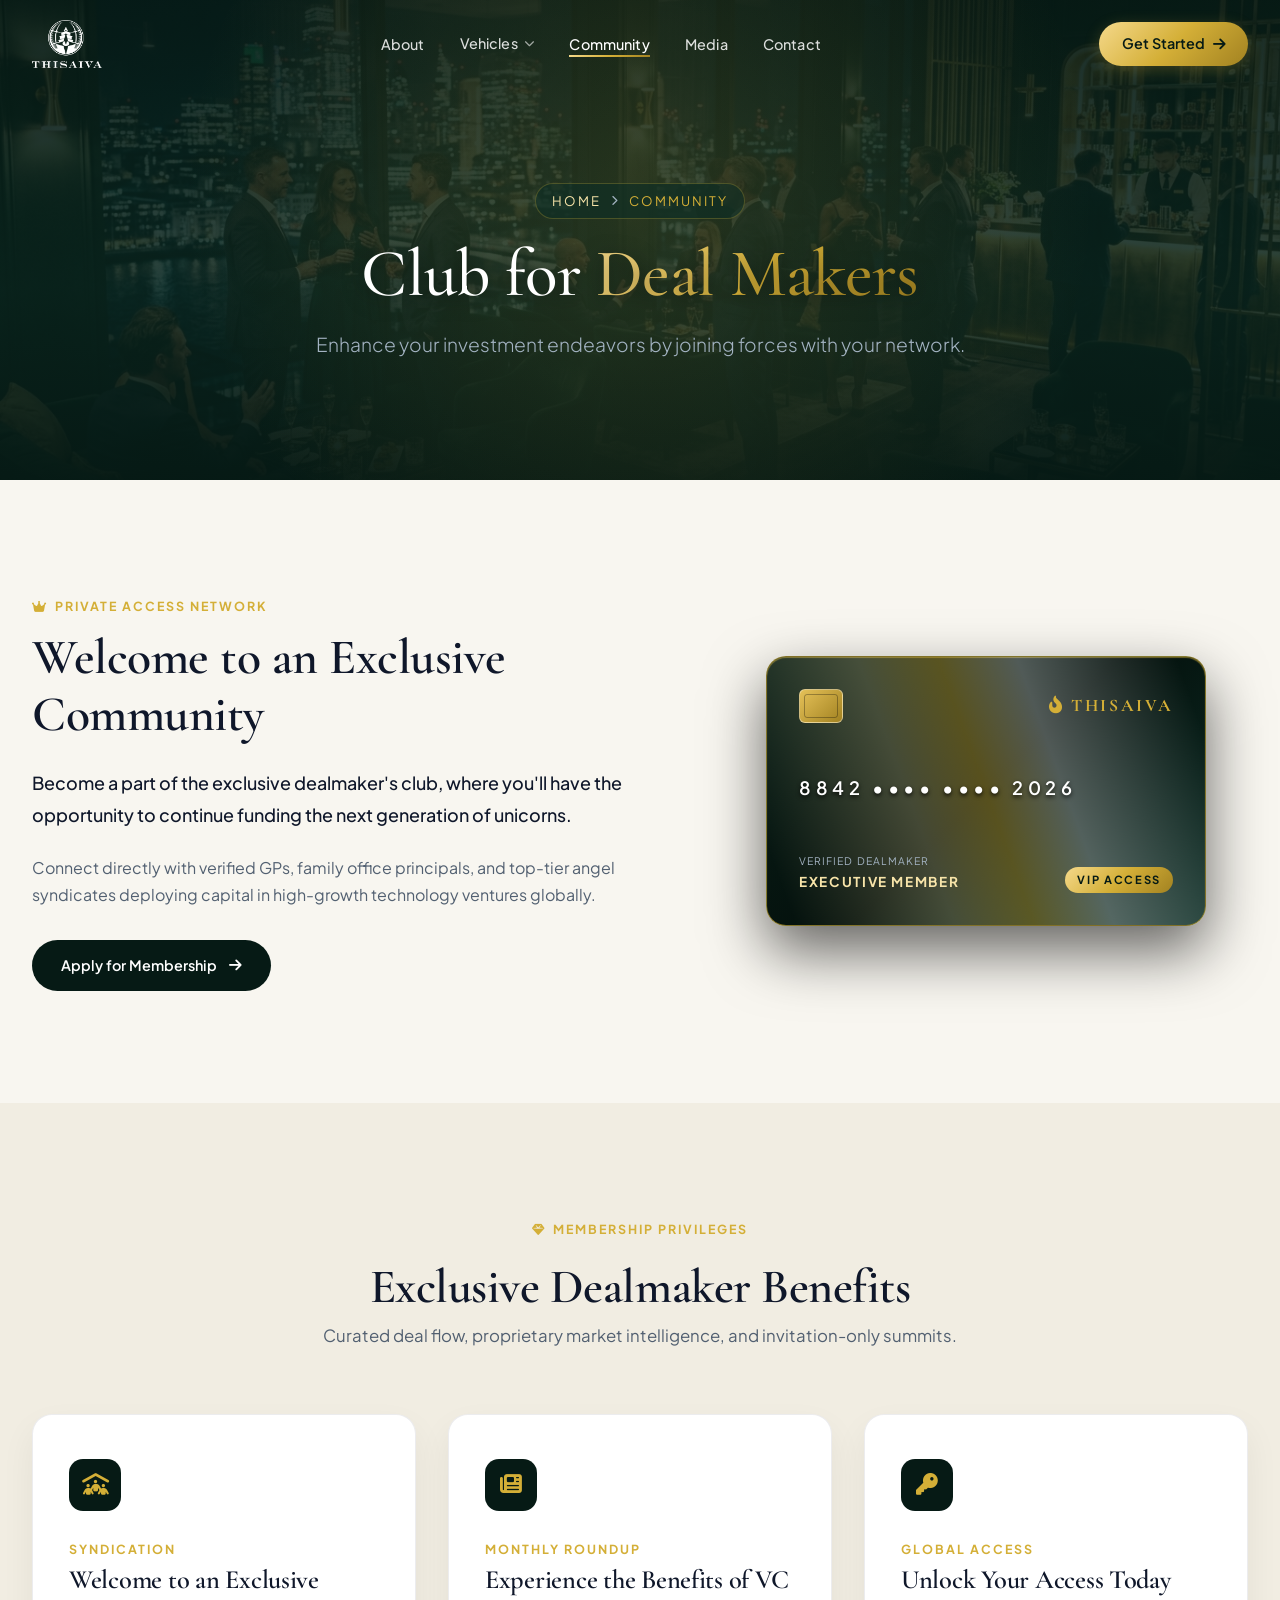
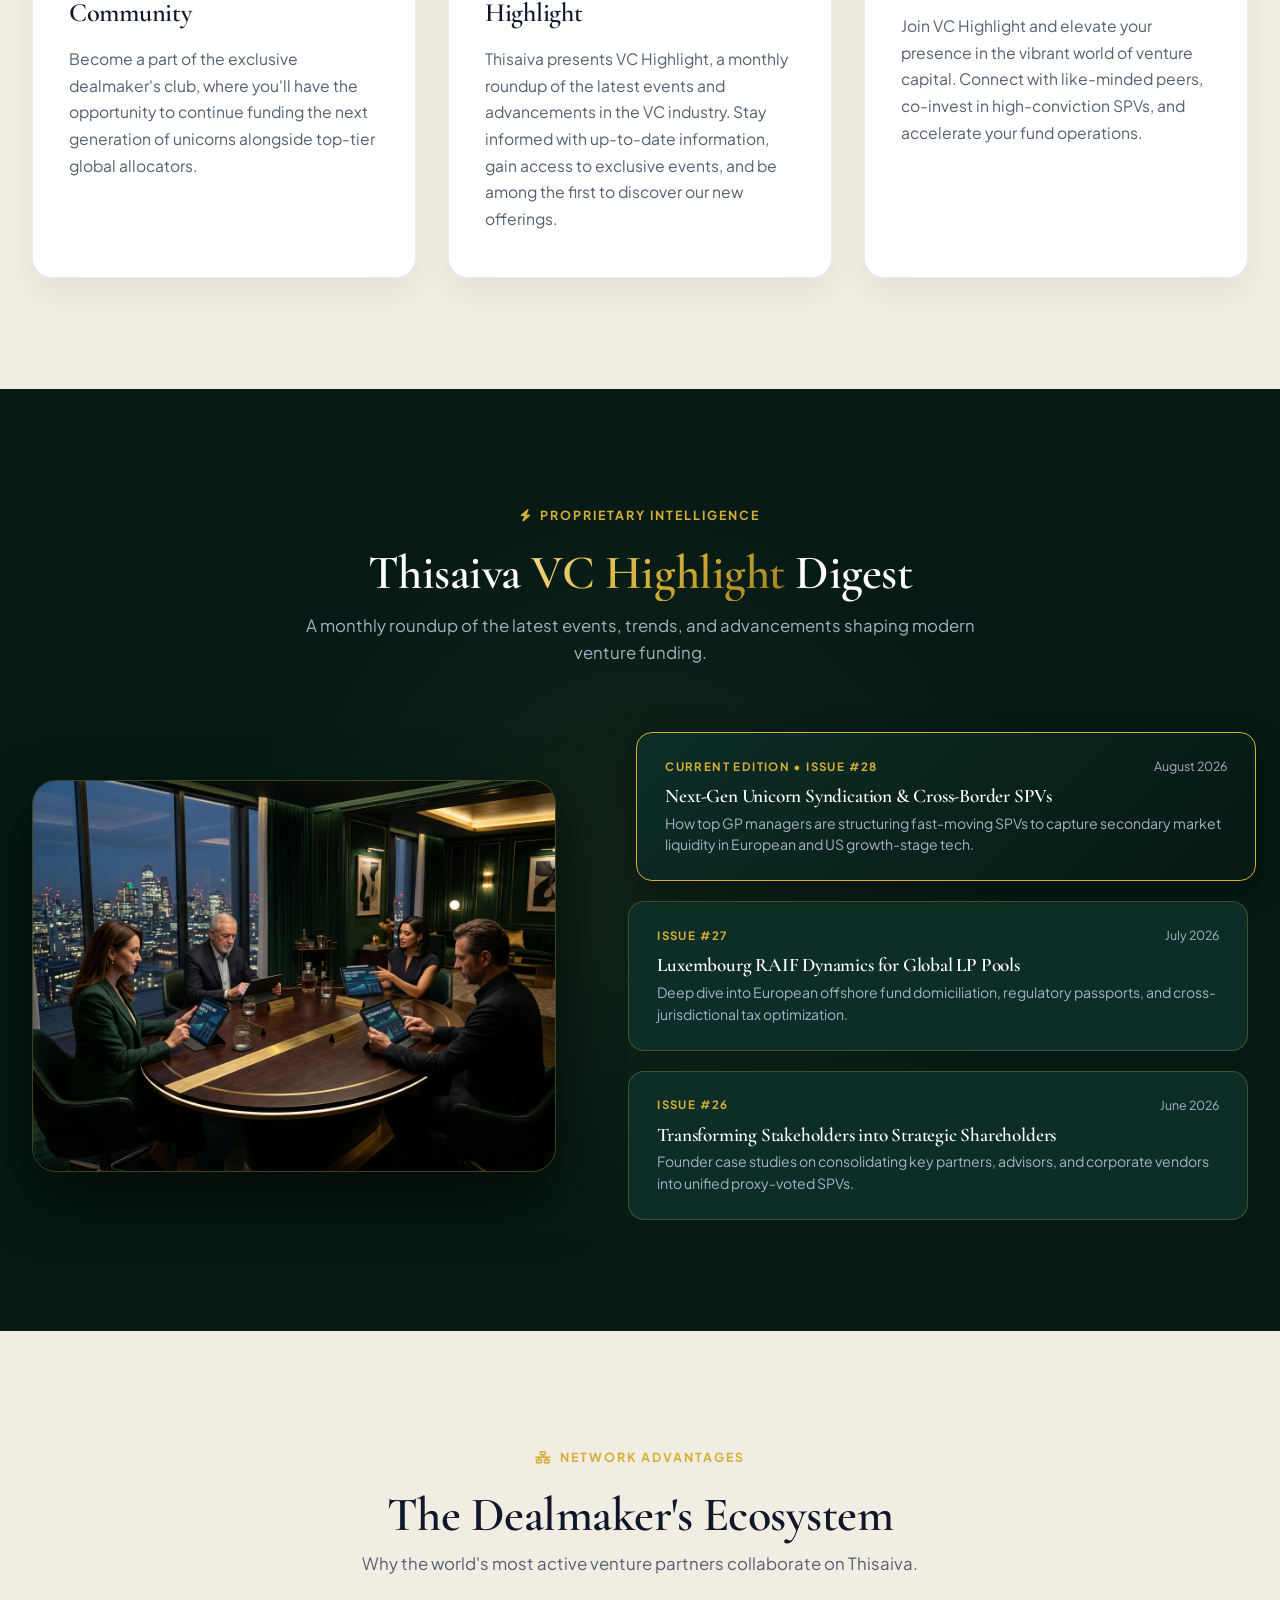
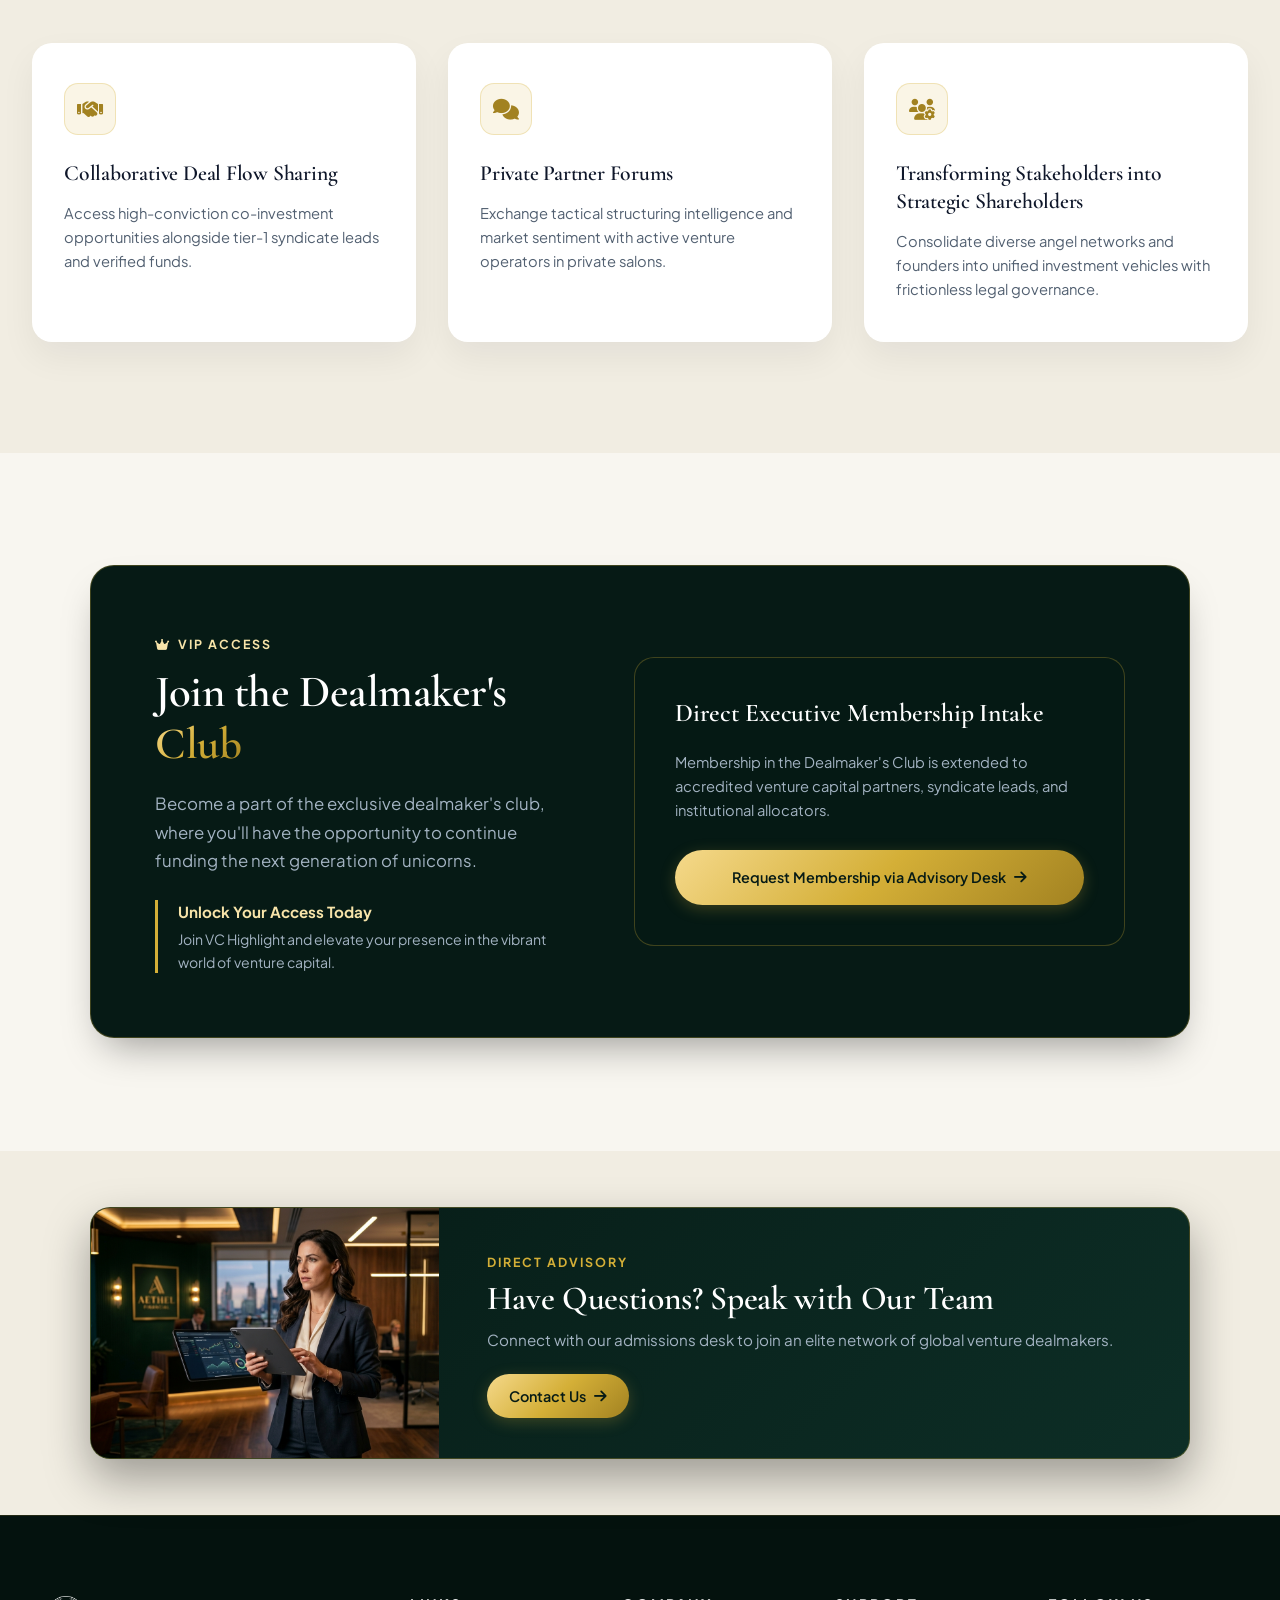
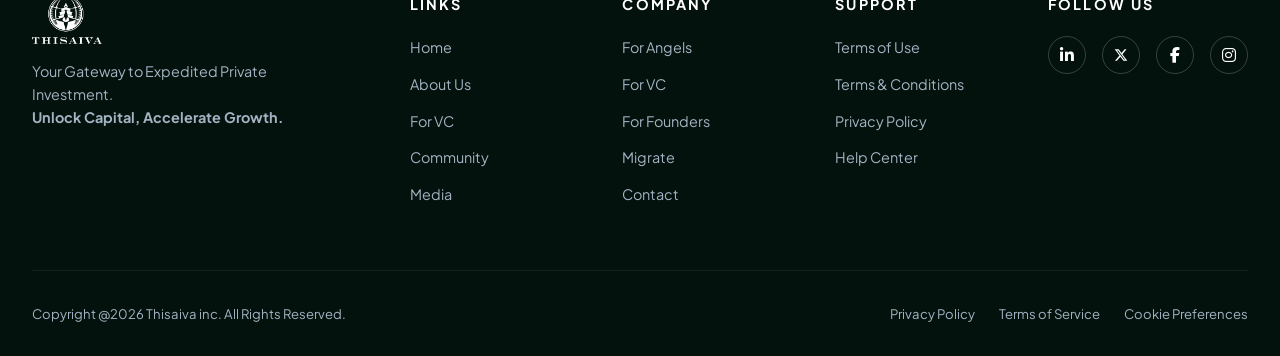
<file: community.html>
<!DOCTYPE html>
<html lang="en">
<head>
  <meta charset="UTF-8">
  <meta name="viewport" content="width=device-width, initial-scale=1.0">
  <meta name="robots" content="index, follow">
  
  <!-- Primary SEO Meta Tags -->
  <title>Community | Thisaiva — Exclusive Club for Deal Makers & Venture Capitalists</title>
  <meta name="title" content="Community | Thisaiva — Exclusive Club for Deal Makers & Venture Capitalists">
  <meta name="description" content="Join the exclusive dealmaker's club. Connect with elite venture capitalists, syndicate leads, and founders funding the next generation of unicorns with VC Highlight.">
  <meta name="keywords" content="Venture Capital Community, Dealmaker Club, VC Highlight, Angel Syndicate Network, Private Investor Salon, Startup Co-investing">
  <link rel="canonical" href="https://thisaiva.com/community.html">

  <!-- Open Graph / Facebook -->
  <meta property="og:type" content="website">
  <meta property="og:url" content="https://thisaiva.com/community.html">
  <meta property="og:title" content="Community | Thisaiva — Exclusive Club for Deal Makers & Venture Capitalists">
  <meta property="og:description" content="Become a part of the exclusive dealmaker's club. Connect with elite venture capitalists and discover top-tier deal flow.">
  <meta property="og:image" content="assets/community_hero_bg.jpg">

  <!-- Twitter Card -->
  <meta name="twitter:card" content="summary_large_image">
  <meta name="twitter:url" content="https://thisaiva.com/community.html">
  <meta name="twitter:title" content="Community | Thisaiva — Exclusive Club for Deal Makers & Venture Capitalists">
  <meta name="twitter:description" content="Become a part of the exclusive dealmaker's club. Connect with elite venture capitalists and discover top-tier deal flow.">
  <meta name="twitter:image" content="assets/community_hero_bg.jpg">

  <!-- Structured Data JSON-LD (WebPage + BreadcrumbList) -->
  <script type="application/ld+json">
  {
    "@context": "https://schema.org",
    "@graph": [
      {
        "@type": "WebPage",
        "@id": "https://thisaiva.com/community.html",
        "url": "https://thisaiva.com/community.html",
        "name": "Community | Thisaiva",
        "isPartOf": {
          "@type": "WebSite",
          "@id": "https://thisaiva.com/#website",
          "name": "Thisaiva",
          "url": "https://thisaiva.com/"
        },
        "description": "Join the exclusive dealmaker's club. Connect with elite venture capitalists, syndicate leads, and founders funding the next generation of unicorns."
      },
      {
        "@type": "BreadcrumbList",
        "@id": "https://thisaiva.com/community.html#breadcrumb",
        "itemListElement": [
          {
            "@type": "ListItem",
            "position": 1,
            "name": "Home",
            "item": "https://thisaiva.com/index.html"
          },
          {
            "@type": "ListItem",
            "position": 2,
            "name": "Community",
            "item": "https://thisaiva.com/community.html"
          }
        ]
      }
    ]
  }
  </script>

  <!-- Preconnect & Fonts -->
  <link rel="preconnect" href="https://fonts.googleapis.com">
  <link rel="preconnect" href="https://fonts.gstatic.com" crossorigin>
  <link rel="stylesheet" href="https://cdnjs.cloudflare.com/ajax/libs/font-awesome/6.4.0/css/all.min.css">

  <!-- Stylesheet -->
  <link rel="stylesheet" href="styles.css">
</head>
<body>

  <!-- NAVIGATION BAR -->
  <nav class="navbar" id="navbar">
    <div class="container nav-container">
      <a href="index.html" class="logo" aria-label="Thisaiva Home">
        <img src="assets/logo_dark.png" alt="Thisaiva Logo" class="logo-img" height="48" style="max-height: 48px; width: auto;">
      </a>

      <ul class="nav-links" id="navLinks">
        <li><a href="about.html">About</a></li>
        <li class="nav-dropdown">
          <a href="for-vc.html" class="dropdown-trigger">
            Vehicles <i class="fa-solid fa-chevron-down nav-chevron"></i>
          </a>
          <div class="dropdown-menu">
            <a href="for-angels.html" class="dropdown-item">
              <div class="drop-icon"><i class="fa-solid fa-user-astronaut"></i></div>
              <div>
                <strong class="drop-title">For Angels</strong>
                <span class="drop-sub">Syndicates & Private Clubs</span>
              </div>
            </a>
            <a href="for-vc.html" class="dropdown-item">
              <div class="drop-icon"><i class="fa-solid fa-building-columns"></i></div>
              <div>
                <strong class="drop-title">For VC Funds</strong>
                <span class="drop-sub">Master LLC & Offshore Vehicles</span>
              </div>
            </a>
            <a href="for-founders.html" class="dropdown-item">
              <div class="drop-icon"><i class="fa-solid fa-rocket"></i></div>
              <div>
                <strong class="drop-title">For Founders</strong>
                <span class="drop-sub">Cap Table & Investor Rollups</span>
              </div>
            </a>
            <a href="migrate.html" class="dropdown-item">
              <div class="drop-icon"><i class="fa-solid fa-arrow-right-arrow-left"></i></div>
              <div>
                <strong class="drop-title">Migrate SPVs</strong>
                <span class="drop-sub">Seamless Entity Transition</span>
              </div>
            </a>
          </div>
        </li>
        <li><a href="community.html" class="active">Community</a></li>
        <li><a href="media.html">Media</a></li>
        <li><a href="contact.html">Contact</a></li>
      </ul>

      <div class="nav-actions">
        <a href="contact.html" class="btn-gold" id="getStartedBtn">
          Get Started <i class="fa-solid fa-arrow-right"></i>
        </a>
        <button class="hamburger" id="hamburgerBtn" aria-label="Toggle Navigation">
          <i class="fa-solid fa-bars"></i>
        </button>
      </div>
    </div>
  </nav>

  <!-- INNER HERO BANNER WITH PARALLAX ACCENTS -->
  <header class="inner-hero parallax-wrap" style="background-image: url('assets/community_hero_bg.jpg');">
    <div class="container inner-hero-container scroll-reveal">
      <div class="inner-breadcrumb">
        <a href="index.html">Home</a>
        <i class="fa-solid fa-chevron-right" style="font-size: 0.65rem;"></i>
        <span>Community</span>
      </div>
      <h1 class="inner-hero-title">
        Club for <span class="gold-text">Deal Makers</span>
      </h1>
      <p class="inner-hero-subtitle">
        Enhance your investment endeavors by joining forces with your network.
      </p>
    </div>
  </header>

  <main>
    <!-- SECTION 1: CLUB FOR DEAL MAKERS & HOLOGRAPHIC VIP MEMBER CARD -->
    <section class="community-overview-section">
      <div class="container">
        
        <div class="community-top-grid">
          
          <!-- Content Left -->
          <div class="scroll-reveal-left">
            <span class="section-eyebrow"><i class="fa-solid fa-crown"></i> PRIVATE ACCESS NETWORK</span>
            <h2 style="font-size: 3.1rem; color: var(--text-dark); margin-bottom: 1.5rem; line-height: 1.15;">
              Welcome to an Exclusive Community
            </h2>
            <p style="font-size: 1.12rem; color: var(--text-dark); line-height: 1.75; margin-bottom: 1.5rem; font-weight: 500;">
              Become a part of the exclusive dealmaker's club, where you'll have the opportunity to continue funding the next generation of unicorns.
            </p>
            <p style="font-size: 1rem; color: var(--text-dark-muted); line-height: 1.7; margin-bottom: 2rem;">
              Connect directly with verified GPs, family office principals, and top-tier angel syndicates deploying capital in high-growth technology ventures globally.
            </p>

            <a href="contact.html" class="btn-dark">
              Apply for Membership <i class="fa-solid fa-arrow-right"></i>
            </a>
          </div>

          <!-- Interactive Holographic VIP Black & Gold Metal Card -->
          <div class="scroll-reveal-right">
            <div class="vip-metal-card-wrapper">
              <div class="vip-metal-card" id="vipMetalCard">
                
                <div class="vip-card-top">
                  <div class="vip-chip"></div>
                  <div class="vip-card-brand">
                    <i class="fa-solid fa-fire-flame-curved"></i> THISAIVA
                  </div>
                </div>

                <div class="vip-card-number">
                  8842 &bull;&bull;&bull;&bull; &bull;&bull;&bull;&bull; 2026
                </div>

                <div class="vip-card-bottom">
                  <div>
                    <div style="font-size: 0.65rem; color: var(--text-light-muted); text-transform: uppercase; letter-spacing: 0.1em; margin-bottom: 2px;">
                      VERIFIED DEALMAKER
                    </div>
                    <div class="vip-member-name">EXECUTIVE MEMBER</div>
                  </div>
                  <div class="vip-badge-tier">VIP ACCESS</div>
                </div>

              </div>
            </div>
          </div>

        </div>

      </div>
    </section>

    <!-- SECTION 2: 3 CORE COMMUNITY VALUE PILLARS -->
    <section class="community-pillars-section">
      <div class="container">
        
        <div class="section-header scroll-reveal">
          <span class="section-eyebrow"><i class="fa-solid fa-gem"></i> MEMBERSHIP PRIVILEGES</span>
          <h2>Exclusive Dealmaker Benefits</h2>
          <p style="color: var(--text-dark-muted); margin-top: 0.5rem; font-size: 1.05rem;">
            Curated deal flow, proprietary market intelligence, and invitation-only summits.
          </p>
        </div>

        <div class="community-cards-grid">
          
          <!-- Card 1 -->
          <div class="community-feature-card scroll-reveal delay-1">
            <div>
              <div class="comm-icon">
                <i class="fa-solid fa-people-roof"></i>
              </div>
              <span class="section-eyebrow" style="margin-bottom:0.25rem;">SYNDICATION</span>
              <h3>Welcome to an Exclusive Community</h3>
              <p>
                Become a part of the exclusive dealmaker's club, where you'll have the opportunity to continue funding the next generation of unicorns alongside top-tier global allocators.
              </p>
            </div>
          </div>

          <!-- Card 2 -->
          <div class="community-feature-card scroll-reveal delay-2">
            <div>
              <div class="comm-icon">
                <i class="fa-solid fa-newspaper"></i>
              </div>
              <span class="section-eyebrow" style="margin-bottom:0.25rem;">MONTHLY ROUNDUP</span>
              <h3>Experience the Benefits of VC Highlight</h3>
              <p>
                Thisaiva presents VC Highlight, a monthly roundup of the latest events and advancements in the VC industry. Stay informed with up-to-date information, gain access to exclusive events, and be among the first to discover our new offerings.
              </p>
            </div>
          </div>

          <!-- Card 3 -->
          <div class="community-feature-card scroll-reveal delay-3">
            <div>
              <div class="comm-icon">
                <i class="fa-solid fa-key"></i>
              </div>
              <span class="section-eyebrow" style="margin-bottom:0.25rem;">GLOBAL ACCESS</span>
              <h3>Unlock Your Access Today</h3>
              <p>
                Join VC Highlight and elevate your presence in the vibrant world of venture capital. Connect with like-minded peers, co-invest in high-conviction SPVs, and accelerate your fund operations.
              </p>
            </div>
          </div>

        </div>

      </div>
    </section>

    <!-- SECTION 3: INTERACTIVE "VC HIGHLIGHT" MONTHLY DIGEST REEL -->
    <section class="vc-highlight-section">
      <div class="container">
        
        <div class="section-header scroll-reveal">
          <span class="section-eyebrow"><i class="fa-solid fa-bolt"></i> PROPRIETARY INTELLIGENCE</span>
          <h2 style="color: #ffffff;">
            Thisaiva <span class="gold-text">VC Highlight</span> Digest
          </h2>
          <p style="color: var(--text-light-muted); margin-top: 0.75rem; font-size: 1.05rem;">
            A monthly roundup of the latest events, trends, and advancements shaping modern venture funding.
          </p>
        </div>

        <div class="digest-showcase-grid scroll-reveal">
          
          <!-- Visual Frame Left -->
          <div class="digest-card-frame">
            <img src="assets/dealmakers_club.jpg" alt="Thisaiva Private Venture Capital Salon Gathering" width="600" height="450" loading="lazy">
          </div>

          <!-- Selectable Edition Tabs Right -->
          <div class="digest-pill-list">
            
            <!-- Issue 1 -->
            <div class="digest-edition-box active-edition" data-issue="3">
              <div class="edition-header">
                <span class="edition-badge">Current Edition &bull; Issue #28</span>
                <span class="edition-date">August 2026</span>
              </div>
              <h4>Next-Gen Unicorn Syndication & Cross-Border SPVs</h4>
              <p>How top GP managers are structuring fast-moving SPVs to capture secondary market liquidity in European and US growth-stage tech.</p>
            </div>

            <!-- Issue 2 -->
            <div class="digest-edition-box" data-issue="2">
              <div class="edition-header">
                <span class="edition-badge">Issue #27</span>
                <span class="edition-date">July 2026</span>
              </div>
              <h4>Luxembourg RAIF Dynamics for Global LP Pools</h4>
              <p>Deep dive into European offshore fund domiciliation, regulatory passports, and cross-jurisdictional tax optimization.</p>
            </div>

            <!-- Issue 3 -->
            <div class="digest-edition-box" data-issue="1">
              <div class="edition-header">
                <span class="edition-badge">Issue #26</span>
                <span class="edition-date">June 2026</span>
              </div>
              <h4>Transforming Stakeholders into Strategic Shareholders</h4>
              <p>Founder case studies on consolidating key partners, advisors, and corporate vendors into unified proxy-voted SPVs.</p>
            </div>

          </div>

        </div>

      </div>
    </section>

    <!-- SECTION 4: COMMUNITY PILLARS -->
    <section class="community-pillars-section">
      <div class="container">
        
        <div class="section-header scroll-reveal">
          <span class="section-eyebrow"><i class="fa-solid fa-network-wired"></i> NETWORK ADVANTAGES</span>
          <h2>The Dealmaker's Ecosystem</h2>
          <p style="color: var(--text-dark-muted); margin-top: 0.5rem; font-size: 1.05rem;">
            Why the world's most active venture partners collaborate on Thisaiva.
          </p>
        </div>

        <div class="c-pillars-grid">
          
          <div class="c-pillar-card scroll-reveal delay-1">
            <div class="c-pillar-icon"><i class="fa-solid fa-handshake"></i></div>
            <h3>Collaborative Deal Flow Sharing</h3>
            <p>Access high-conviction co-investment opportunities alongside tier-1 syndicate leads and verified funds.</p>
          </div>

          <div class="c-pillar-card scroll-reveal delay-2">
            <div class="c-pillar-icon"><i class="fa-solid fa-comments"></i></div>
            <h3>Private Partner Forums</h3>
            <p>Exchange tactical structuring intelligence and market sentiment with active venture operators in private salons.</p>
          </div>

          <div class="c-pillar-card scroll-reveal delay-3">
            <div class="c-pillar-icon"><i class="fa-solid fa-users-gear"></i></div>
            <h3>Transforming Stakeholders into Strategic Shareholders</h3>
            <p>Consolidate diverse angel networks and founders into unified investment vehicles with frictionless legal governance.</p>
          </div>

        </div>

      </div>
    </section>

    <!-- SECTION 4: EXCLUSIVE VIP MEMBERSHIP INVITATION CARD (FORM REPLACED) -->
    <section class="community-join-section">
      <div class="container">
        
        <div class="membership-form-card scroll-reveal">
          
          <!-- Left Pitch -->
          <div>
            <span class="section-eyebrow" style="color: var(--gold-light);"><i class="fa-solid fa-crown"></i> VIP ACCESS</span>
            <h2 style="font-size: 2.8rem; color: #ffffff; margin-bottom: 1.25rem; line-height: 1.15;">
              Join the Dealmaker's <span class="gold-text">Club</span>
            </h2>
            <p style="font-size: 1.05rem; color: var(--text-light-muted); line-height: 1.7; margin-bottom: 1.5rem;">
              Become a part of the exclusive dealmaker's club, where you'll have the opportunity to continue funding the next generation of unicorns.
            </p>
            <div style="border-left: 3px solid var(--gold-primary); padding-left: 1.25rem;">
              <strong style="color: var(--gold-light); font-size: 0.95rem; display: block; margin-bottom: 0.25rem;">
                Unlock Your Access Today
              </strong>
              <p style="font-size: 0.88rem; color: var(--text-light-muted); margin-bottom: 0;">
                Join VC Highlight and elevate your presence in the vibrant world of venture capital.
              </p>
            </div>
          </div>

          <!-- Right VIP Concierge Access -->
          <div style="display: flex; flex-direction: column; justify-content: center; gap: 1.25rem; background: rgba(6, 26, 21, 0.9); padding: 2.5rem; border-radius: 20px; border: 1px solid var(--border-gold);">
            <h3 style="font-size: 1.6rem; color: #ffffff; margin-bottom: 0.25rem;">
              Direct Executive Membership Intake
            </h3>
            <p style="font-size: 0.92rem; color: var(--text-light-muted); line-height: 1.6; margin-bottom: 0.5rem;">
              Membership in the Dealmaker's Club is extended to accredited venture capital partners, syndicate leads, and institutional allocators.
            </p>
            <a href="contact.html" class="btn-gold" style="width: 100%; justify-content: center; padding: 1rem;">
              Request Membership via Advisory Desk <i class="fa-solid fa-arrow-right"></i>
            </a>
          </div>

        </div>

      </div>
    </section>

    <!-- SECTION 5: WANT TO CHAT CTA BANNER -->
    <section class="cta-banner-section">
      <div class="container">
        <div class="cta-banner-card scroll-reveal">
          
          <div class="cta-img-wrapper">
            <img src="assets/cta_investor_woman.jpg" alt="Connect with Thisaiva Community Team" width="480" height="320" loading="lazy">
          </div>

          <div class="cta-content">
            <span class="section-eyebrow">DIRECT ADVISORY</span>
            <h2>Have Questions? Speak with Our Team</h2>
            <p>
              Connect with our admissions desk to join an elite network of global venture dealmakers.
            </p>
            <a href="contact.html" class="btn-gold">
              Contact Us <i class="fa-solid fa-arrow-right"></i>
            </a>
          </div>

        </div>
      </div>
    </section>
  </main>

  <!-- FOOTER -->
  <footer class="footer">
    <div class="container">
      <div class="footer-grid">
        
        <!-- Brand Col -->
        <div class="footer-brand">
          <div class="logo" style="margin-bottom: 1rem;">
            <img src="assets/logo_dark.png" alt="Thisaiva Logo" class="logo-img footer-logo-img" height="54" style="max-height: 54px; width: auto;">
          </div>
          <p>
            Your Gateway to Expedited Private Investment.<br>
            <strong>Unlock Capital, Accelerate Growth.</strong>
          </p>
        </div>

        <!-- Links -->
        <div class="footer-col">
          <h4>Links</h4>
          <ul>
            <li><a href="index.html">Home</a></li>
            <li><a href="about.html">About Us</a></li>
            <li><a href="for-vc.html">For VC</a></li>
            <li><a href="community.html">Community</a></li>
            <li><a href="media.html">Media</a></li>
          </ul>
        </div>

        <!-- Company -->
        <div class="footer-col">
          <h4>Company</h4>
          <ul>
            <li><a href="for-angels.html">For Angels</a></li>
            <li><a href="for-vc.html">For VC</a></li>
            <li><a href="for-founders.html">For Founders</a></li>
            <li><a href="migrate.html">Migrate</a></li>
            <li><a href="contact.html">Contact</a></li>
          </ul>
        </div>

        <!-- Support -->
        <div class="footer-col">
          <h4>Support</h4>
          <ul>
            <li><a href="contact.html">Terms of Use</a></li>
            <li><a href="contact.html">Terms & Conditions</a></li>
            <li><a href="contact.html">Privacy Policy</a></li>
            <li><a href="contact.html">Help Center</a></li>
          </ul>
        </div>

        <!-- Social -->
        <div class="footer-col">
          <h4>Follow Us</h4>
          <div class="social-links">
            <a href="#" class="social-icon" aria-label="LinkedIn"><i class="fa-brands fa-linkedin-in"></i></a>
            <a href="#" class="social-icon" aria-label="X / Twitter">
              <svg viewBox="0 0 24 24" width="14" height="14" fill="currentColor"><path d="M18.244 2.25h3.308l-7.227 8.26 8.502 11.24H16.17l-5.214-6.817L4.99 21.75H1.68l7.73-8.835L1.254 2.25H8.08l4.713 6.231zm-1.161 17.52h1.833L7.084 4.126H5.117z"/></svg>
            </a>
            <a href="#" class="social-icon" aria-label="Facebook"><i class="fa-brands fa-facebook-f"></i></a>
            <a href="#" class="social-icon" aria-label="Instagram"><i class="fa-brands fa-instagram"></i></a>
          </div>
        </div>

      </div>

      <div class="footer-bottom">
        <div>Copyright @2026 Thisaiva inc. All Rights Reserved.</div>
        <div style="display:flex; gap:1.5rem;">
          <a href="contact.html">Privacy Policy</a>
          <a href="contact.html">Terms of Service</a>
          <a href="contact.html">Cookie Preferences</a>
        </div>
      </div>
    </div>
  </footer>

  <!-- TOAST NOTIFICATION -->
  <div class="toast-notification" id="toastNotification">
    <i class="fa-solid fa-circle-check" style="color: var(--gold-primary); font-size: 1.25rem;"></i>
    <span id="toastMessage">Your request has been received successfully!</span>
  </div>

  <!-- JavaScript -->
  <script src="script.js" defer></script>
</body>
</html>
</file>
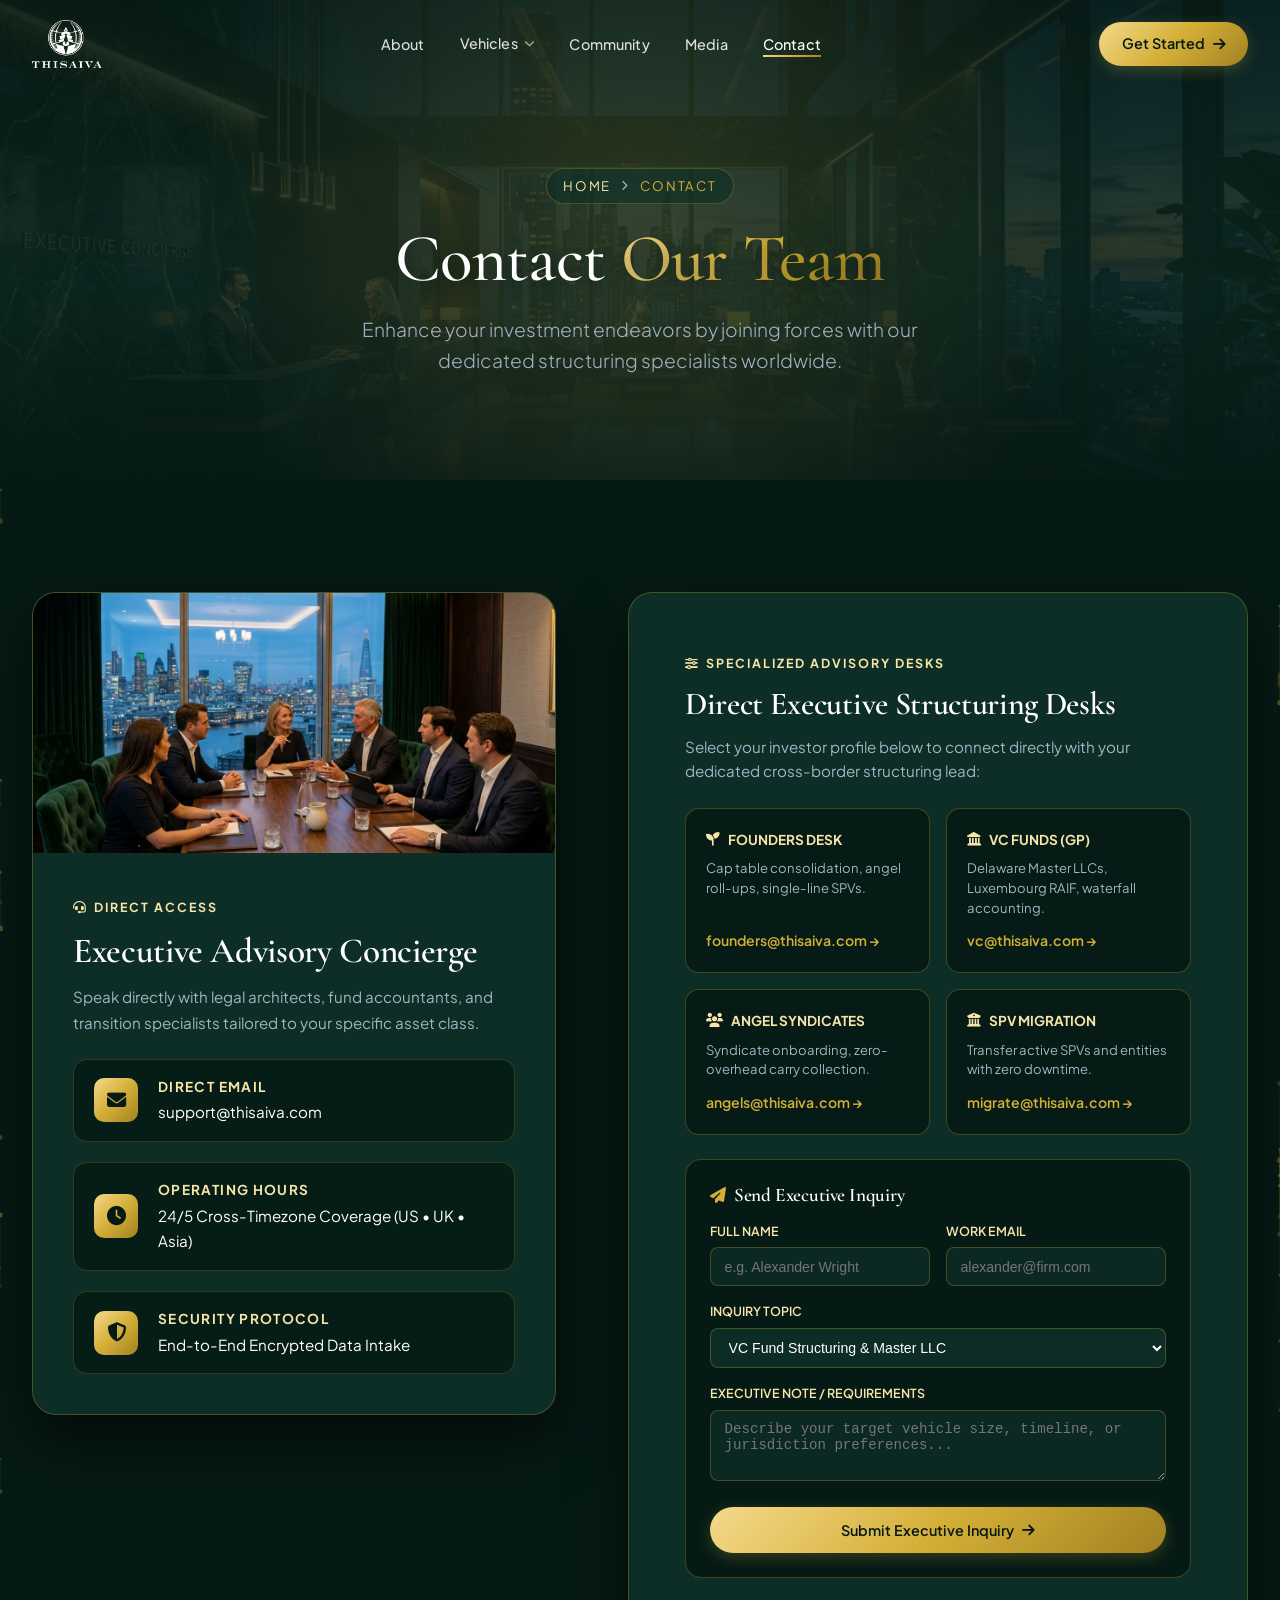
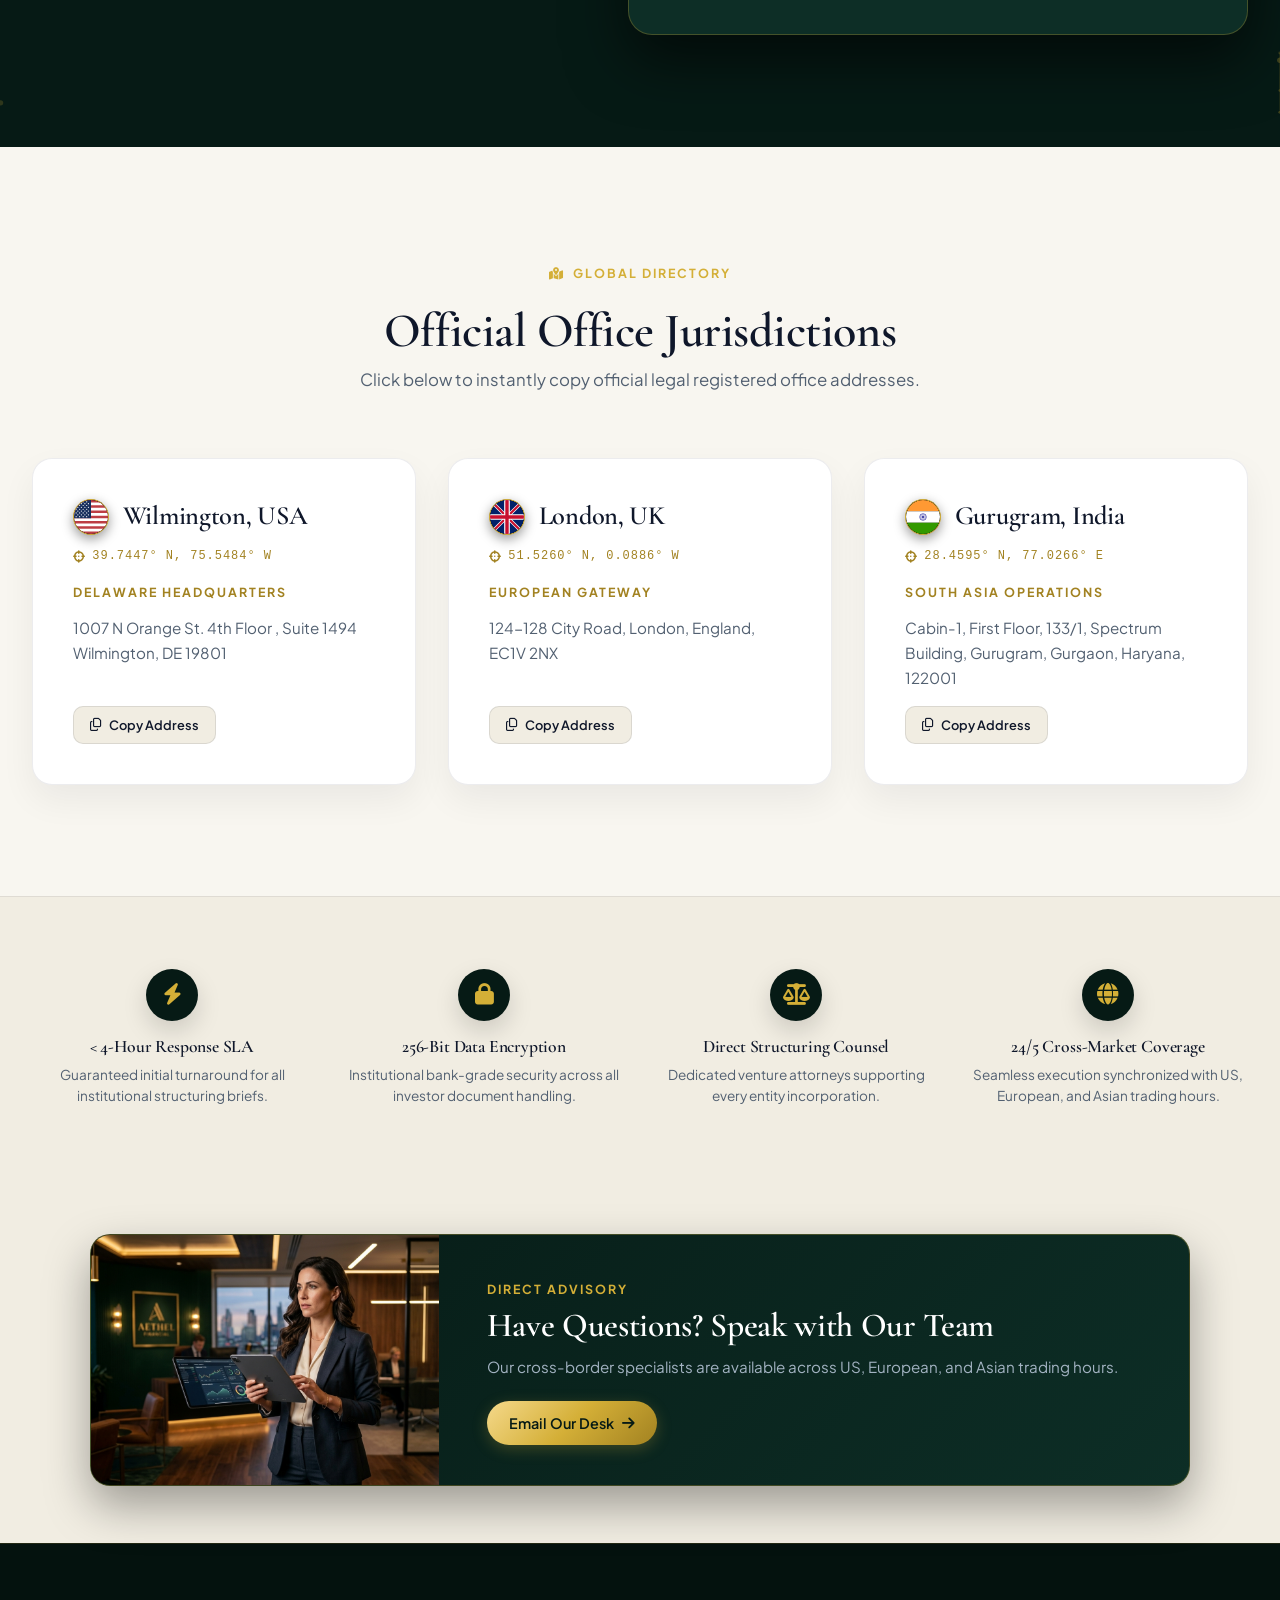
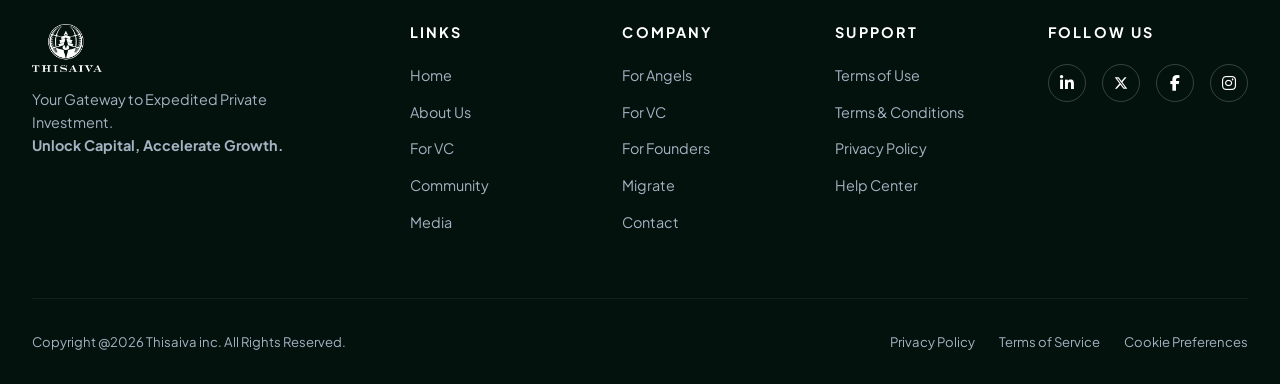
<file: contact.html>
<!DOCTYPE html>
<html lang="en">
<head>
  <meta charset="UTF-8">
  <meta name="viewport" content="width=device-width, initial-scale=1.0">
  <meta name="robots" content="index, follow">
  
  <!-- Primary SEO Meta Tags -->
  <title>Contact Us | Thisaiva — Venture Capital Infrastructure & Advisory</title>
  <meta name="title" content="Contact Us | Thisaiva — Venture Capital Infrastructure & Advisory">
  <meta name="description" content="Get in touch with Thisaiva. Connect with our dedicated venture capital structuring specialists across our USA, UK, and India offices.">
  <meta name="keywords" content="Contact Thisaiva, VC Structuring Consultation, SPV Setup Support, Fund Domiciliation Advisory, Delaware Master LLC, London Office, Gurugram Tech Hub">
  <link rel="canonical" href="https://thisaiva.com/contact.html">

  <!-- Open Graph / Facebook -->
  <meta property="og:type" content="website">
  <meta property="og:url" content="https://thisaiva.com/contact.html">
  <meta property="og:title" content="Contact Us | Thisaiva — Venture Capital Infrastructure & Advisory">
  <meta property="og:description" content="Get in touch with Thisaiva. Connect with our dedicated venture capital structuring specialists across our USA, UK, and India offices.">
  <meta property="og:image" content="assets/contact_hero_bg.jpg">

  <!-- Twitter Card -->
  <meta name="twitter:card" content="summary_large_image">
  <meta name="twitter:url" content="https://thisaiva.com/contact.html">
  <meta name="twitter:title" content="Contact Us | Thisaiva — Venture Capital Infrastructure & Advisory">
  <meta name="twitter:description" content="Get in touch with Thisaiva. Connect with our dedicated venture capital structuring specialists across our USA, UK, and India offices.">
  <meta name="twitter:image" content="assets/contact_hero_bg.jpg">

  <!-- Structured Data JSON-LD (WebPage + BreadcrumbList + ContactPage) -->
  <script type="application/ld+json">
  {
    "@context": "https://schema.org",
    "@graph": [
      {
        "@type": "ContactPage",
        "@id": "https://thisaiva.com/contact.html",
        "url": "https://thisaiva.com/contact.html",
        "name": "Contact Us | Thisaiva",
        "isPartOf": {
          "@type": "WebSite",
          "@id": "https://thisaiva.com/#website",
          "name": "Thisaiva",
          "url": "https://thisaiva.com/"
        },
        "description": "Get in touch with Thisaiva. Connect with our dedicated venture capital structuring specialists across our USA, UK, and India offices."
      },
      {
        "@type": "BreadcrumbList",
        "@id": "https://thisaiva.com/contact.html#breadcrumb",
        "itemListElement": [
          {
            "@type": "ListItem",
            "position": 1,
            "name": "Home",
            "item": "https://thisaiva.com/index.html"
          },
          {
            "@type": "ListItem",
            "position": 2,
            "name": "Contact",
            "item": "https://thisaiva.com/contact.html"
          }
        ]
      }
    ]
  }
  </script>

  <!-- Preconnect & Fonts -->
  <link rel="preconnect" href="https://fonts.googleapis.com">
  <link rel="preconnect" href="https://fonts.gstatic.com" crossorigin>
  <link rel="stylesheet" href="https://cdnjs.cloudflare.com/ajax/libs/font-awesome/6.4.0/css/all.min.css">

  <!-- Stylesheet -->
  <link rel="stylesheet" href="styles.css">
</head>
<body>

  <!-- NAVIGATION BAR -->
  <nav class="navbar" id="navbar">
    <div class="container nav-container">
      <a href="index.html" class="logo" aria-label="Thisaiva Home">
        <img src="assets/logo_dark.png" alt="Thisaiva Logo" class="logo-img" height="48" style="max-height: 48px; width: auto;">
      </a>

      <ul class="nav-links" id="navLinks">
        <li><a href="about.html">About</a></li>
        <li class="nav-dropdown">
          <a href="for-vc.html" class="dropdown-trigger">
            Vehicles <i class="fa-solid fa-chevron-down nav-chevron"></i>
          </a>
          <div class="dropdown-menu">
            <a href="for-angels.html" class="dropdown-item">
              <div class="drop-icon"><i class="fa-solid fa-user-astronaut"></i></div>
              <div>
                <strong class="drop-title">For Angels</strong>
                <span class="drop-sub">Syndicates & Private Clubs</span>
              </div>
            </a>
            <a href="for-vc.html" class="dropdown-item">
              <div class="drop-icon"><i class="fa-solid fa-building-columns"></i></div>
              <div>
                <strong class="drop-title">For VC Funds</strong>
                <span class="drop-sub">Master LLC & Offshore Vehicles</span>
              </div>
            </a>
            <a href="for-founders.html" class="dropdown-item">
              <div class="drop-icon"><i class="fa-solid fa-rocket"></i></div>
              <div>
                <strong class="drop-title">For Founders</strong>
                <span class="drop-sub">Cap Table & Investor Rollups</span>
              </div>
            </a>
            <a href="migrate.html" class="dropdown-item">
              <div class="drop-icon"><i class="fa-solid fa-arrow-right-arrow-left"></i></div>
              <div>
                <strong class="drop-title">Migrate SPVs</strong>
                <span class="drop-sub">Seamless Entity Transition</span>
              </div>
            </a>
          </div>
        </li>
        <li><a href="community.html">Community</a></li>
        <li><a href="media.html">Media</a></li>
        <li><a href="contact.html" class="active">Contact</a></li>
      </ul>

      <div class="nav-actions">
        <a href="contact.html" class="btn-gold" id="getStartedBtn">
          Get Started <i class="fa-solid fa-arrow-right"></i>
        </a>
        <button class="hamburger" id="hamburgerBtn" aria-label="Toggle Navigation">
          <i class="fa-solid fa-bars"></i>
        </button>
      </div>
    </div>
  </nav>

  <!-- INNER HERO BANNER -->
  <header class="inner-hero" style="background-image: url('assets/contact_hero_bg.jpg');">
    <div class="container inner-hero-container scroll-reveal">
      <div class="inner-breadcrumb">
        <a href="index.html">Home</a>
        <i class="fa-solid fa-chevron-right" style="font-size: 0.65rem;"></i>
        <span>Contact</span>
      </div>
      <h1 class="inner-hero-title">
        Contact <span class="gold-text">Our Team</span>
      </h1>
      <p class="inner-hero-subtitle">
        Enhance your investment endeavors by joining forces with our dedicated structuring specialists worldwide.
      </p>
    </div>
  </header>

  <main>
    <!-- SECTION 1: INTERACTIVE CONTACT SUITE WITH MAGNETIC PARTICLE CANVAS -->
    <section class="contact-suite-section">
      <!-- Magnetic Particle Field Canvas -->
      <canvas id="contactParticlesCanvas"></canvas>

      <div class="container">
        
        <div class="contact-suite-grid">
          
          <!-- Left: Concierge Channel Card -->
          <div class="contact-concierge-card scroll-reveal-left">
            
            <div class="concierge-media-frame">
              <img src="assets/contact_concierge.jpg" alt="Thisaiva Executive Advisory Concierge Meeting" width="600" height="260" loading="eager">
            </div>

            <div class="concierge-body">
              <span class="section-eyebrow" style="color: var(--gold-light);"><i class="fa-solid fa-headset"></i> DIRECT ACCESS</span>
              <h2 style="font-size: 2.2rem; color: #ffffff; margin-bottom: 0.75rem; line-height: 1.2;">
                Executive Advisory Concierge
              </h2>
              <p style="font-size: 0.95rem; color: var(--text-light-muted); line-height: 1.65; margin-bottom: 1.5rem;">
                Speak directly with legal architects, fund accountants, and transition specialists tailored to your specific asset class.
              </p>

              <div class="concierge-direct-channels">
                
                <div class="direct-channel-item">
                  <div class="direct-channel-icon"><i class="fa-solid fa-envelope"></i></div>
                  <div class="direct-channel-info">
                    <strong>Direct Email</strong>
                    <a href="mailto:support@thisaiva.com">support@thisaiva.com</a>
                  </div>
                </div>

                <div class="direct-channel-item">
                  <div class="direct-channel-icon"><i class="fa-solid fa-clock"></i></div>
                  <div class="direct-channel-info">
                    <strong>Operating Hours</strong>
                    <span>24/5 Cross-Timezone Coverage (US &bull; UK &bull; Asia)</span>
                  </div>
                </div>

                <div class="direct-channel-item">
                  <div class="direct-channel-icon"><i class="fa-solid fa-shield-halved"></i></div>
                  <div class="direct-channel-info">
                    <strong>Security Protocol</strong>
                    <span>End-to-End Encrypted Data Intake</span>
                  </div>
                </div>

              </div>
            </div>

          </div>

          <!-- Right: Interactive Direct Advisory Routing Suite (Form Replaced) -->
          <div class="contact-interactive-form-box scroll-reveal-right">
            
            <span class="section-eyebrow" style="color: var(--gold-light);"><i class="fa-solid fa-sliders"></i> SPECIALIZED ADVISORY DESKS</span>
            <h3 style="font-size: 2rem; color: #ffffff; margin-bottom: 0.75rem;">
              Direct Executive Structuring Desks
            </h3>
            <p style="color: var(--text-light-muted); font-size: 0.95rem; margin-bottom: 1.5rem; line-height: 1.6;">
              Select your investor profile below to connect directly with your dedicated cross-border structuring lead:
            </p>

            <!-- Direct Desks Grid -->
            <div style="display: grid; grid-template-columns: repeat(2, 1fr); gap: 1rem; margin-bottom: 1.5rem;">
              
              <!-- Desk 1 -->
              <div class="exec-desk-card">
                <div>
                  <div style="display:flex; align-items:center; gap:0.5rem; margin-bottom:0.5rem; color:var(--gold-light); font-size:0.85rem; font-weight:700; text-transform:uppercase;">
                    <i class="fa-solid fa-seedling"></i> Founders Desk
                  </div>
                  <p style="font-size: 0.82rem; color: var(--text-light-muted); margin-bottom: 0.75rem; line-height: 1.5;">
                    Cap table consolidation, angel roll-ups, single-line SPVs.
                  </p>
                </div>
                <a href="mailto:founders@thisaiva.com" style="color: var(--gold-primary); font-size: 0.88rem; font-weight: 600; text-decoration: none; word-break: break-all;">
                  founders@thisaiva.com &rarr;
                </a>
              </div>

              <!-- Desk 2 -->
              <div class="exec-desk-card">
                <div>
                  <div style="display:flex; align-items:center; gap:0.5rem; margin-bottom:0.5rem; color:var(--gold-light); font-size:0.85rem; font-weight:700; text-transform:uppercase;">
                    <i class="fa-solid fa-landmark"></i> VC Funds (GP)
                  </div>
                  <p style="font-size: 0.82rem; color: var(--text-light-muted); margin-bottom: 0.75rem; line-height: 1.5;">
                    Delaware Master LLCs, Luxembourg RAIF, waterfall accounting.
                  </p>
                </div>
                <a href="mailto:vc@thisaiva.com" style="color: var(--gold-primary); font-size: 0.88rem; font-weight: 600; text-decoration: none; word-break: break-all;">
                  vc@thisaiva.com &rarr;
                </a>
              </div>

              <!-- Desk 3 -->
              <div class="exec-desk-card">
                <div>
                  <div style="display:flex; align-items:center; gap:0.5rem; margin-bottom:0.5rem; color:var(--gold-light); font-size:0.85rem; font-weight:700; text-transform:uppercase;">
                    <i class="fa-solid fa-users"></i> Angel Syndicates
                  </div>
                  <p style="font-size: 0.82rem; color: var(--text-light-muted); margin-bottom: 0.75rem; line-height: 1.5;">
                    Syndicate onboarding, zero-overhead carry collection.
                  </p>
                </div>
                <a href="mailto:angels@thisaiva.com" style="color: var(--gold-primary); font-size: 0.88rem; font-weight: 600; text-decoration: none; word-break: break-all;">
                  angels@thisaiva.com &rarr;
                </a>
              </div>

              <!-- Desk 4 -->
              <div class="exec-desk-card">
                <div>
                  <div style="display:flex; align-items:center; gap:0.5rem; margin-bottom:0.5rem; color:var(--gold-light); font-size:0.85rem; font-weight:700; text-transform:uppercase;">
                    <i class="fa-solid fa-building-columns"></i> SPV Migration
                  </div>
                  <p style="font-size: 0.82rem; color: var(--text-light-muted); margin-bottom: 0.75rem; line-height: 1.5;">
                    Transfer active SPVs and entities with zero downtime.
                  </p>
                </div>
                <a href="mailto:migrate@thisaiva.com" style="color: var(--gold-primary); font-size: 0.88rem; font-weight: 600; text-decoration: none; word-break: break-all;">
                  migrate@thisaiva.com &rarr;
                </a>
              </div>

            </div>

            <!-- Executive Contact Form -->
            <form id="contactForm" class="executive-contact-form" style="background: rgba(6, 26, 21, 0.95); border: 1px solid var(--border-gold); padding: 1.5rem; border-radius: 16px;">
              <h4 style="font-size: 1.2rem; color: #ffffff; margin-bottom: 1rem; font-family: var(--font-serif); display: flex; align-items: center; gap: 0.5rem;">
                <i class="fa-solid fa-paper-plane" style="color: var(--gold-primary); font-size: 1rem;"></i> Send Executive Inquiry
              </h4>
              <div style="display: grid; grid-template-columns: 1fr 1fr; gap: 1rem; margin-bottom: 1rem;">
                <div>
                  <label style="display: block; font-size: 0.78rem; color: var(--gold-light); margin-bottom: 0.35rem; font-weight: 600; text-transform: uppercase;">Full Name</label>
                  <input type="text" id="contactName" required placeholder="e.g. Alexander Wright" style="width: 100%; background: rgba(13, 46, 38, 0.8); border: 1px solid var(--border-gold); border-radius: 8px; padding: 0.65rem 0.85rem; color: #ffffff; font-size: 0.88rem; outline: none;">
                </div>
                <div>
                  <label style="display: block; font-size: 0.78rem; color: var(--gold-light); margin-bottom: 0.35rem; font-weight: 600; text-transform: uppercase;">Work Email</label>
                  <input type="email" id="contactEmail" required placeholder="alexander@firm.com" style="width: 100%; background: rgba(13, 46, 38, 0.8); border: 1px solid var(--border-gold); border-radius: 8px; padding: 0.65rem 0.85rem; color: #ffffff; font-size: 0.88rem; outline: none;">
                </div>
              </div>
              <div style="margin-bottom: 1rem;">
                <label style="display: block; font-size: 0.78rem; color: var(--gold-light); margin-bottom: 0.35rem; font-weight: 600; text-transform: uppercase;">Inquiry Topic</label>
                <select id="contactTopic" style="width: 100%; background: rgba(13, 46, 38, 0.95); border: 1px solid var(--border-gold); border-radius: 8px; padding: 0.65rem 0.85rem; color: #ffffff; font-size: 0.88rem; outline: none;">
                  <option value="vc">VC Fund Structuring & Master LLC</option>
                  <option value="angels">Angel Syndicate & Investment Club</option>
                  <option value="founders">Cap Table Consolidation & Roll-up</option>
                  <option value="migrate">SPV Transition & Fund Migration</option>
                </select>
              </div>
              <div style="margin-bottom: 1.25rem;">
                <label style="display: block; font-size: 0.78rem; color: var(--gold-light); margin-bottom: 0.35rem; font-weight: 600; text-transform: uppercase;">Executive Note / Requirements</label>
                <textarea id="contactMessage" rows="3" required placeholder="Describe your target vehicle size, timeline, or jurisdiction preferences..." style="width: 100%; background: rgba(13, 46, 38, 0.8); border: 1px solid var(--border-gold); border-radius: 8px; padding: 0.65rem 0.85rem; color: #ffffff; font-size: 0.88rem; outline: none; resize: vertical;"></textarea>
              </div>
              <button type="submit" class="btn-gold" style="width: 100%; justify-content: center; padding: 0.85rem; cursor: pointer;">
                Submit Executive Inquiry <i class="fa-solid fa-arrow-right"></i>
              </button>
            </form>

          </div>

        </div>

      </div>
    </section>

    <!-- SECTION 2: GLOBAL OFFICE HUD CARDS WITH INSTANT COPY ADDRESS -->
    <section class="office-hud-section">
      <div class="container">
        
        <div class="section-header scroll-reveal">
          <span class="section-eyebrow"><i class="fa-solid fa-map-location-dot"></i> GLOBAL DIRECTORY</span>
          <h2>Official Office Jurisdictions</h2>
          <p style="color: var(--text-dark-muted); margin-top: 0.5rem; font-size: 1.05rem;">
            Click below to instantly copy official legal registered office addresses.
          </p>
        </div>

        <div class="office-hud-grid">
          
          <!-- Office 1: USA -->
          <div class="office-hud-card scroll-reveal delay-1">
            <div>
              <div style="display: flex; align-items: center; gap: 0.85rem; margin-bottom: 0.75rem;">
                <div class="country-flag-icon" style="margin: 0;">
                  <img src="assets/flags/us.svg" alt="United States Flag" width="34" height="34" style="border-radius: 4px; box-shadow: 0 2px 6px rgba(0,0,0,0.15);">
                </div>
                <h3 style="font-size: 1.65rem; color: var(--text-dark); margin: 0; line-height: 1.2;">
                  Wilmington, USA
                </h3>
              </div>
              <div class="hud-gps-tag" style="margin-bottom: 0.75rem;">
                <i class="fa-solid fa-crosshairs"></i> 39.7447° N, 75.5484° W
              </div>
              <span class="section-eyebrow" style="color: var(--gold-dark); margin-bottom: 0.75rem;">
                Delaware Headquarters
              </span>
              <p style="font-size: 0.95rem; color: var(--text-dark-muted); line-height: 1.65;" id="addrWilmington">
                1007 N Orange St. 4th Floor , Suite 1494 Wilmington, DE 19801
              </p>
            </div>
            <button class="copy-addr-btn" data-address="1007 N Orange St. 4th Floor , Suite 1494 Wilmington, DE 19801" type="button">
              <i class="fa-regular fa-copy"></i> Copy Address
            </button>
          </div>

          <!-- Office 2: UK -->
          <div class="office-hud-card scroll-reveal delay-2">
            <div>
              <div style="display: flex; align-items: center; gap: 0.85rem; margin-bottom: 0.75rem;">
                <div class="country-flag-icon" style="margin: 0;">
                  <img src="assets/flags/gb.svg" alt="United Kingdom Flag" width="34" height="34" style="border-radius: 4px; box-shadow: 0 2px 6px rgba(0,0,0,0.15);">
                </div>
                <h3 style="font-size: 1.65rem; color: var(--text-dark); margin: 0; line-height: 1.2;">
                  London, UK
                </h3>
              </div>
              <div class="hud-gps-tag" style="margin-bottom: 0.75rem;">
                <i class="fa-solid fa-crosshairs"></i> 51.5260° N, 0.0886° W
              </div>
              <span class="section-eyebrow" style="color: var(--gold-dark); margin-bottom: 0.75rem;">
                European Gateway
              </span>
              <p style="font-size: 0.95rem; color: var(--text-dark-muted); line-height: 1.65;" id="addrLondon">
                124-128 City Road, London, England, EC1V 2NX
              </p>
            </div>
            <button class="copy-addr-btn" data-address="124-128 City Road, London, England, EC1V 2NX" type="button">
              <i class="fa-regular fa-copy"></i> Copy Address
            </button>
          </div>

          <!-- Office 3: India -->
          <div class="office-hud-card scroll-reveal delay-3">
            <div>
              <div style="display: flex; align-items: center; gap: 0.85rem; margin-bottom: 0.75rem;">
                <div class="country-flag-icon" style="margin: 0;">
                  <img src="assets/flags/in.svg" alt="India Flag" width="34" height="34" style="border-radius: 4px; box-shadow: 0 2px 6px rgba(0,0,0,0.15);">
                </div>
                <h3 style="font-size: 1.65rem; color: var(--text-dark); margin: 0; line-height: 1.2;">
                  Gurugram, India
                </h3>
              </div>
              <div class="hud-gps-tag" style="margin-bottom: 0.75rem;">
                <i class="fa-solid fa-crosshairs"></i> 28.4595° N, 77.0266° E
              </div>
              <span class="section-eyebrow" style="color: var(--gold-dark); margin-bottom: 0.75rem;">
                South Asia Operations
              </span>
              <p style="font-size: 0.95rem; color: var(--text-dark-muted); line-height: 1.65;" id="addrGurugram">
                Cabin-1, First Floor, 133/1, Spectrum Building, Gurugram, Gurgaon, Haryana, 122001
              </p>
            </div>
            <button class="copy-addr-btn" data-address="Cabin-1, First Floor, 133/1, Spectrum Building, Gurugram, Gurgaon, Haryana, 122001" type="button">
              <i class="fa-regular fa-copy"></i> Copy Address
            </button>
          </div>

        </div>

      </div>
    </section>

    <!-- SECTION 3: PRIORITY RESPONSE SLA TRUST BAR -->
    <section class="sla-trust-section">
      <div class="container">
        
        <div class="sla-trust-grid scroll-reveal">
          
          <div class="sla-badge-box">
            <div class="sla-badge-icon"><i class="fa-solid fa-bolt"></i></div>
            <h4>&lt; 4-Hour Response SLA</h4>
            <p>Guaranteed initial turnaround for all institutional structuring briefs.</p>
          </div>

          <div class="sla-badge-box">
            <div class="sla-badge-icon"><i class="fa-solid fa-lock"></i></div>
            <h4>256-Bit Data Encryption</h4>
            <p>Institutional bank-grade security across all investor document handling.</p>
          </div>

          <div class="sla-badge-box">
            <div class="sla-badge-icon"><i class="fa-solid fa-scale-balanced"></i></div>
            <h4>Direct Structuring Counsel</h4>
            <p>Dedicated venture attorneys supporting every entity incorporation.</p>
          </div>

          <div class="sla-badge-box">
            <div class="sla-badge-icon"><i class="fa-solid fa-globe"></i></div>
            <h4>24/5 Cross-Market Coverage</h4>
            <p>Seamless execution synchronized with US, European, and Asian trading hours.</p>
          </div>

        </div>

      </div>
    </section>

    <!-- SECTION 4: WANT TO CHAT CTA BANNER -->
    <section class="cta-banner-section">
      <div class="container">
        <div class="cta-banner-card scroll-reveal">
          
          <div class="cta-img-wrapper">
            <img src="assets/cta_investor_woman.jpg" alt="Connect with Thisaiva Client Advisory" width="480" height="320" loading="lazy">
          </div>

          <div class="cta-content">
            <span class="section-eyebrow">DIRECT ADVISORY</span>
            <h2>Have Questions? Speak with Our Team</h2>
            <p>
              Our cross-border specialists are available across US, European, and Asian trading hours.
            </p>
            <a href="mailto:support@thisaiva.com" class="btn-gold">
              Email Our Desk <i class="fa-solid fa-arrow-right"></i>
            </a>
          </div>

        </div>
      </div>
    </section>
  </main>

  <!-- FOOTER -->
  <footer class="footer">
    <div class="container">
      <div class="footer-grid">
        
        <!-- Brand Col -->
        <div class="footer-brand">
          <div class="logo" style="margin-bottom: 1rem;">
            <img src="assets/logo_dark.png" alt="Thisaiva Logo" class="logo-img footer-logo-img" height="54" style="max-height: 54px; width: auto;">
          </div>
          <p>
            Your Gateway to Expedited Private Investment.<br>
            <strong>Unlock Capital, Accelerate Growth.</strong>
          </p>
        </div>

        <!-- Links -->
        <div class="footer-col">
          <h4>Links</h4>
          <ul>
            <li><a href="index.html">Home</a></li>
            <li><a href="about.html">About Us</a></li>
            <li><a href="for-vc.html">For VC</a></li>
            <li><a href="community.html">Community</a></li>
            <li><a href="media.html">Media</a></li>
          </ul>
        </div>

        <!-- Company -->
        <div class="footer-col">
          <h4>Company</h4>
          <ul>
            <li><a href="for-angels.html">For Angels</a></li>
            <li><a href="for-vc.html">For VC</a></li>
            <li><a href="for-founders.html">For Founders</a></li>
            <li><a href="migrate.html">Migrate</a></li>
            <li><a href="contact.html">Contact</a></li>
          </ul>
        </div>

        <!-- Support -->
        <div class="footer-col">
          <h4>Support</h4>
          <ul>
            <li><a href="contact.html">Terms of Use</a></li>
            <li><a href="contact.html">Terms & Conditions</a></li>
            <li><a href="contact.html">Privacy Policy</a></li>
            <li><a href="contact.html">Help Center</a></li>
          </ul>
        </div>

        <!-- Social -->
        <div class="footer-col">
          <h4>Follow Us</h4>
          <div class="social-links">
            <a href="#" class="social-icon" aria-label="LinkedIn"><i class="fa-brands fa-linkedin-in"></i></a>
            <a href="#" class="social-icon" aria-label="X / Twitter">
              <svg viewBox="0 0 24 24" width="14" height="14" fill="currentColor"><path d="M18.244 2.25h3.308l-7.227 8.26 8.502 11.24H16.17l-5.214-6.817L4.99 21.75H1.68l7.73-8.835L1.254 2.25H8.08l4.713 6.231zm-1.161 17.52h1.833L7.084 4.126H5.117z"/></svg>
            </a>
            <a href="#" class="social-icon" aria-label="Facebook"><i class="fa-brands fa-facebook-f"></i></a>
            <a href="#" class="social-icon" aria-label="Instagram"><i class="fa-brands fa-instagram"></i></a>
          </div>
        </div>

      </div>

      <div class="footer-bottom">
        <div>Copyright @2026 Thisaiva inc. All Rights Reserved.</div>
        <div style="display:flex; gap:1.5rem;">
          <a href="contact.html">Privacy Policy</a>
          <a href="contact.html">Terms of Service</a>
          <a href="contact.html">Cookie Preferences</a>
        </div>
      </div>
    </div>
  </footer>

  <!-- JavaScript -->
  <script src="script.js" defer></script>
</body>
</html>
</file>
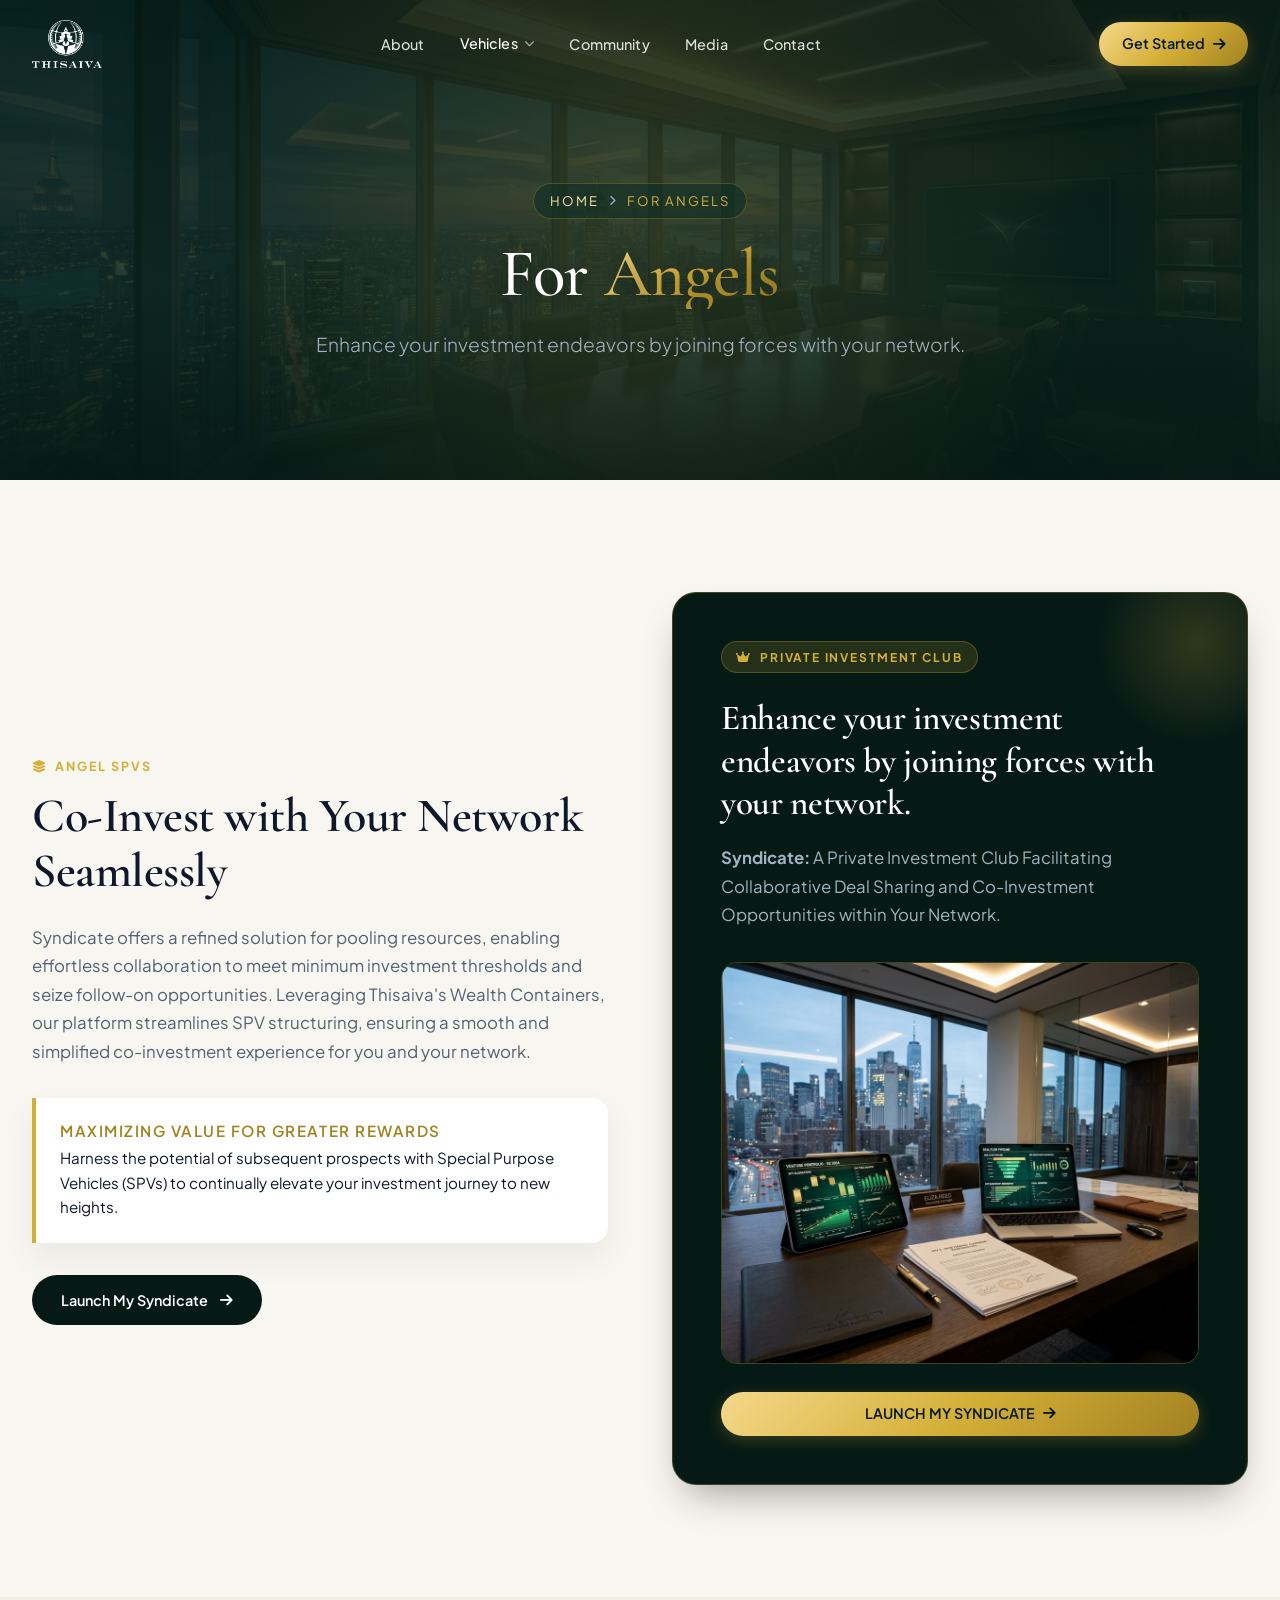
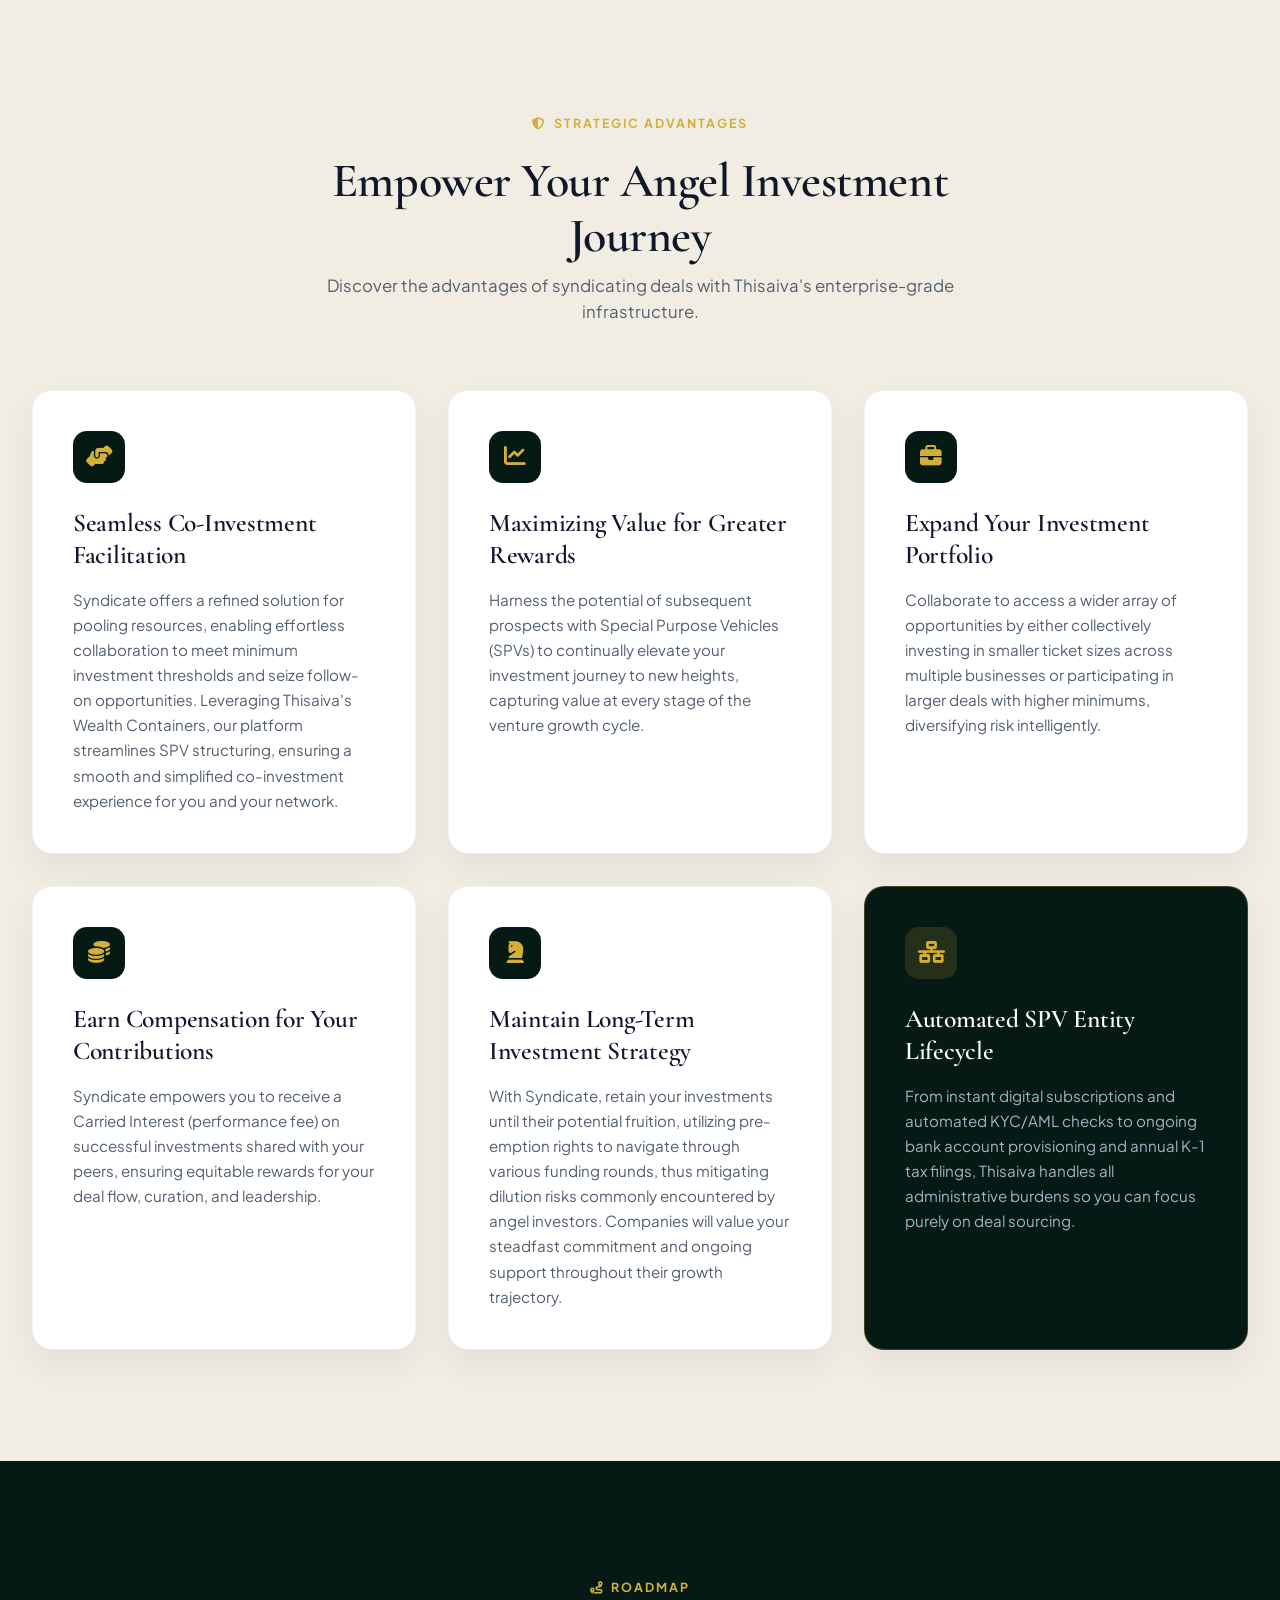
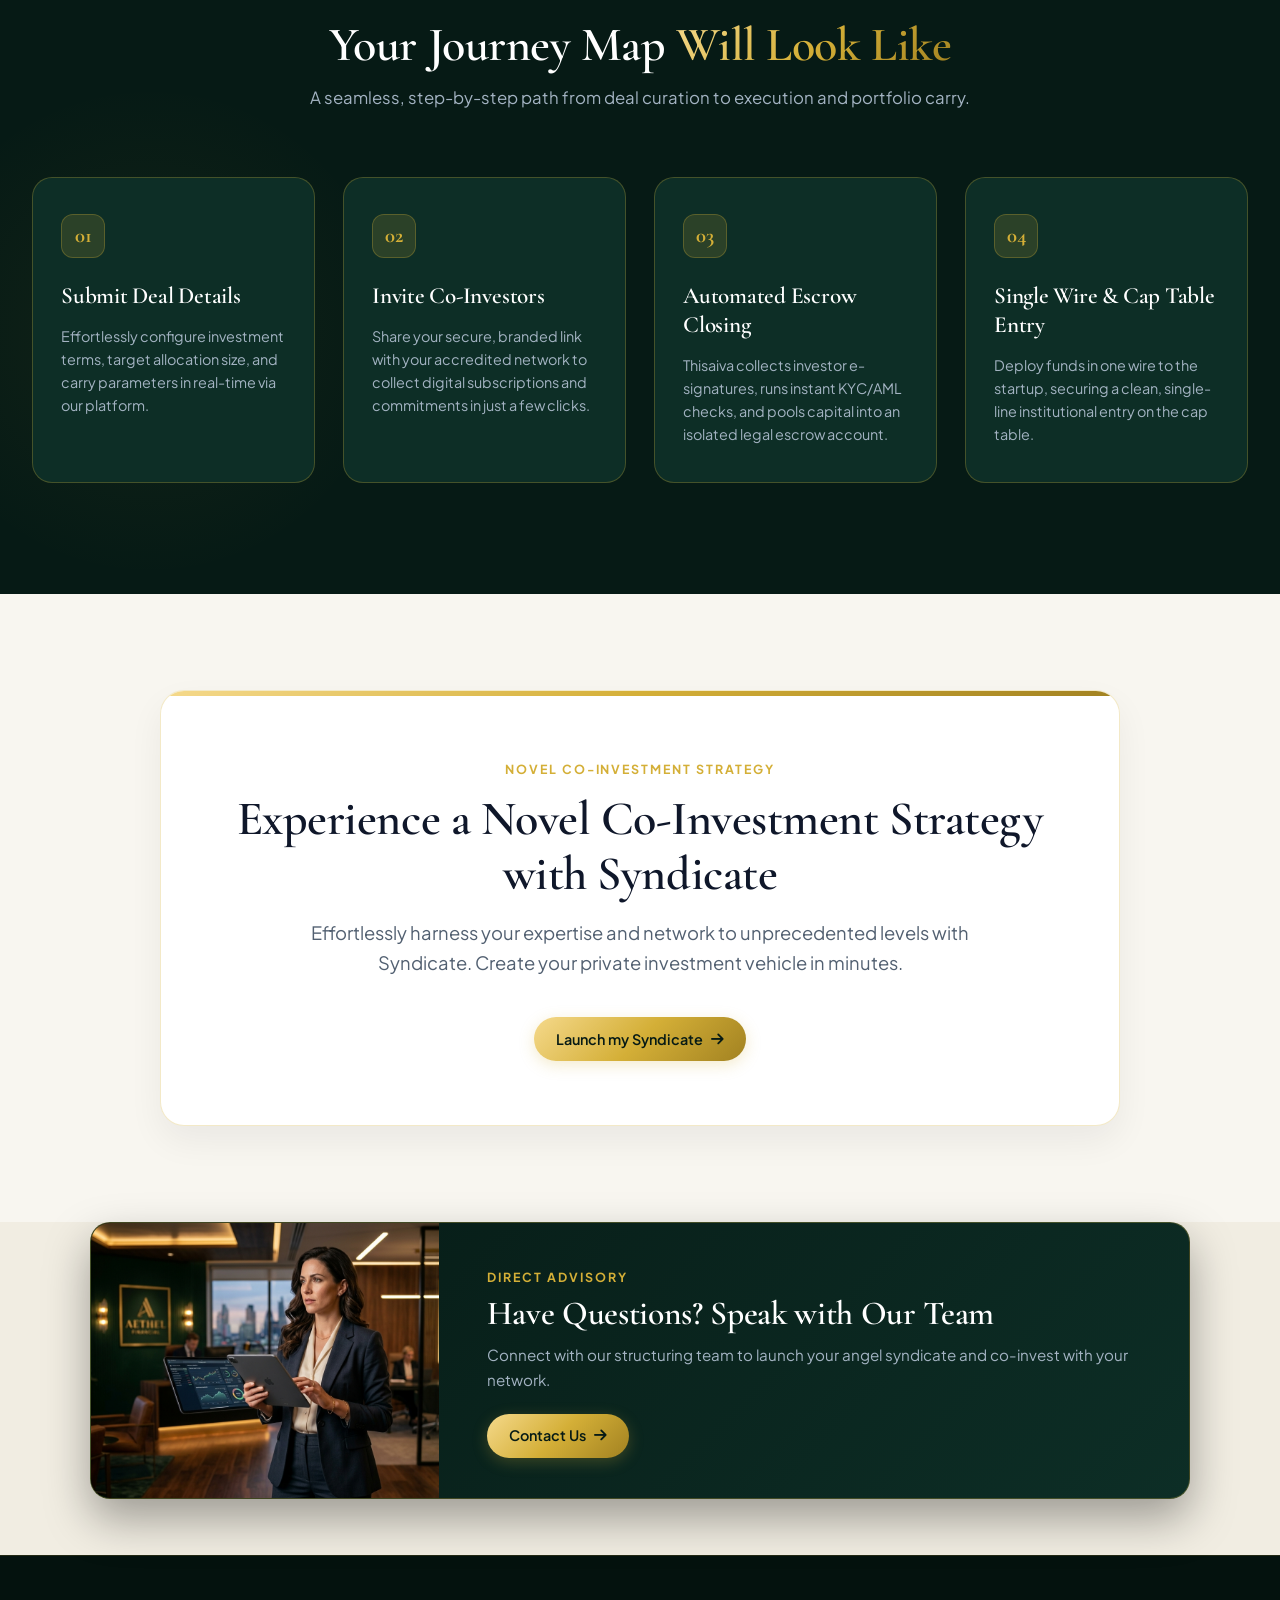
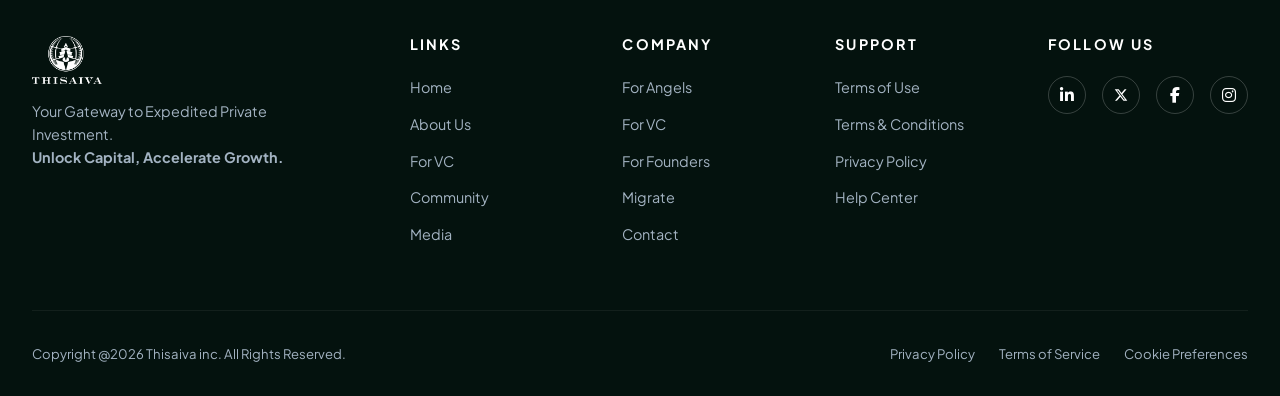
<file: for-angels.html>
<!DOCTYPE html>
<html lang="en">
<head>
  <meta charset="UTF-8">
  <meta name="viewport" content="width=device-width, initial-scale=1.0">
  <meta name="robots" content="index, follow">
  
  <!-- Primary SEO Meta Tags -->
  <title>For Angels | Thisaiva — Angel SPVs & Private Syndicate Co-Investment</title>
  <meta name="title" content="For Angels | Thisaiva — Angel SPVs & Private Syndicate Co-Investment">
  <meta name="description" content="Enhance your angel investment endeavors by joining forces with your network. Structure Angel SPVs, pool capital, share deal flow, and earn carried interest seamlessly.">
  <meta name="keywords" content="Angel SPVs, Angel Investors, Syndicate Investment, Co-Investment, Deal Sharing, Carried Interest, Venture Capital SPV, Wealth Containers">
  <link rel="canonical" href="https://thisaiva.com/for-angels.html">

  <!-- Open Graph / Facebook -->
  <meta property="og:type" content="website">
  <meta property="og:url" content="https://thisaiva.com/for-angels.html">
  <meta property="og:title" content="For Angels | Thisaiva — Angel SPVs & Private Syndicate Co-Investment">
  <meta property="og:description" content="Enhance your investment endeavors by joining forces with your network. Structure Angel SPVs, pool capital, and earn carried interest.">
  <meta property="og:image" content="assets/angels_hero_bg.jpg">

  <!-- Twitter Card -->
  <meta name="twitter:card" content="summary_large_image">
  <meta name="twitter:url" content="https://thisaiva.com/for-angels.html">
  <meta name="twitter:title" content="For Angels | Thisaiva — Angel SPVs & Private Syndicate Co-Investment">
  <meta name="twitter:description" content="Enhance your investment endeavors by joining forces with your network. Structure Angel SPVs, pool capital, and earn carried interest.">
  <meta name="twitter:image" content="assets/angels_hero_bg.jpg">

  <!-- Structured Data JSON-LD (WebPage + BreadcrumbList) -->
  <script type="application/ld+json">
  {
    "@context": "https://schema.org",
    "@graph": [
      {
        "@type": "WebPage",
        "@id": "https://thisaiva.com/for-angels.html",
        "url": "https://thisaiva.com/for-angels.html",
        "name": "For Angels | Thisaiva",
        "isPartOf": {
          "@type": "WebSite",
          "@id": "https://thisaiva.com/#website",
          "name": "Thisaiva",
          "url": "https://thisaiva.com/"
        },
        "description": "Enhance your angel investment endeavors by joining forces with your network. Structure Angel SPVs, pool capital, share deal flow, and earn carried interest seamlessly."
      },
      {
        "@type": "BreadcrumbList",
        "@id": "https://thisaiva.com/for-angels.html#breadcrumb",
        "itemListElement": [
          {
            "@type": "ListItem",
            "position": 1,
            "name": "Home",
            "item": "https://thisaiva.com/index.html"
          },
          {
            "@type": "ListItem",
            "position": 2,
            "name": "For Angels",
            "item": "https://thisaiva.com/for-angels.html"
          }
        ]
      }
    ]
  }
  </script>

  <!-- Preconnect & Fonts -->
  <link rel="preconnect" href="https://fonts.googleapis.com">
  <link rel="preconnect" href="https://fonts.gstatic.com" crossorigin>
  <link rel="stylesheet" href="https://cdnjs.cloudflare.com/ajax/libs/font-awesome/6.4.0/css/all.min.css">

  <!-- Stylesheet -->
  <link rel="stylesheet" href="styles.css">
</head>
<body>

  <!-- NAVIGATION BAR -->
  <nav class="navbar" id="navbar">
    <div class="container nav-container">
      <a href="index.html" class="logo" aria-label="Thisaiva Home">
        <img src="assets/logo_dark.png" alt="Thisaiva Logo" class="logo-img" height="48" style="max-height: 48px; width: auto;">
      </a>

      <ul class="nav-links" id="navLinks">
        <li><a href="about.html">About</a></li>
        <li class="nav-dropdown">
          <a href="for-vc.html" class="dropdown-trigger" style="color: #ffffff;">
            Vehicles <i class="fa-solid fa-chevron-down nav-chevron"></i>
          </a>
          <div class="dropdown-menu">
            <a href="for-angels.html" class="dropdown-item" style="background: rgba(212, 175, 55, 0.12);">
              <div class="drop-icon" style="background: var(--gold-gradient); color: var(--bg-dark);"><i class="fa-solid fa-user-astronaut"></i></div>
              <div>
                <strong class="drop-title" style="color: var(--gold-primary);">For Angels</strong>
                <span class="drop-sub">Syndicates & Private Clubs</span>
              </div>
            </a>
            <a href="for-vc.html" class="dropdown-item">
              <div class="drop-icon"><i class="fa-solid fa-building-columns"></i></div>
              <div>
                <strong class="drop-title">For VC Funds</strong>
                <span class="drop-sub">Master LLC & Offshore Vehicles</span>
              </div>
            </a>
            <a href="for-founders.html" class="dropdown-item">
              <div class="drop-icon"><i class="fa-solid fa-rocket"></i></div>
              <div>
                <strong class="drop-title">For Founders</strong>
                <span class="drop-sub">Cap Table & Investor Rollups</span>
              </div>
            </a>
            <a href="migrate.html" class="dropdown-item">
              <div class="drop-icon"><i class="fa-solid fa-arrow-right-arrow-left"></i></div>
              <div>
                <strong class="drop-title">Migrate SPVs</strong>
                <span class="drop-sub">Seamless Entity Transition</span>
              </div>
            </a>
          </div>
        </li>
        <li><a href="community.html">Community</a></li>
        <li><a href="media.html">Media</a></li>
        <li><a href="contact.html">Contact</a></li>
      </ul>

      <div class="nav-actions">
        <a href="contact.html" class="btn-gold" id="getStartedBtn">
          Get Started <i class="fa-solid fa-arrow-right"></i>
        </a>
        <button class="hamburger" id="hamburgerBtn" aria-label="Toggle Navigation">
          <i class="fa-solid fa-bars"></i>
        </button>
      </div>
    </div>
  </nav>

  <!-- INNER HERO BANNER -->
  <header class="inner-hero" style="background-image: url('assets/angels_hero_bg.jpg');">
    <div class="container inner-hero-container scroll-reveal">
      <div class="inner-breadcrumb">
        <a href="index.html">Home</a>
        <i class="fa-solid fa-chevron-right" style="font-size: 0.65rem;"></i>
        <span>For Angels</span>
      </div>
      <h1 class="inner-hero-title">
        For <span class="gold-text">Angels</span>
      </h1>
      <p class="inner-hero-subtitle">
        Enhance your investment endeavors by joining forces with your network.
      </p>
    </div>
  </header>

  <main>
    <!-- SECTION 1: ANGEL SPVS OVERVIEW & SYNDICATE CARD -->
    <section class="angels-overview-section">
      <div class="container">
        
        <div class="angels-grid">
          
          <!-- Content Left -->
          <div class="scroll-reveal-left">
            <span class="section-eyebrow"><i class="fa-solid fa-layer-group"></i> ANGEL SPVS</span>
            <h2 style="font-size: 3rem; color: var(--text-dark); margin-bottom: 1.5rem; line-height: 1.15;">
              Co-Invest with Your Network Seamlessly
            </h2>
            <p style="font-size: 1.05rem; color: var(--text-dark-muted); line-height: 1.7; margin-bottom: 2rem;">
              Syndicate offers a refined solution for pooling resources, enabling effortless collaboration to meet minimum investment thresholds and seize follow-on opportunities. Leveraging Thisaiva's Wealth Containers, our platform streamlines SPV structuring, ensuring a smooth and simplified co-investment experience for you and your network.
            </p>

            <div style="background: #ffffff; border-left: 4px solid var(--gold-primary); padding: 1.5rem; border-radius: 0 16px 16px 0; box-shadow: var(--shadow-soft); margin-bottom: 2rem;">
              <h4 style="font-family: var(--font-sans); font-size: 0.95rem; color: var(--gold-dark); text-transform: uppercase; letter-spacing: 0.1em; margin-bottom: 0.4rem;">
                Maximizing Value for Greater Rewards
              </h4>
              <p style="font-size: 0.95rem; color: var(--text-dark); line-height: 1.6; margin-bottom: 0;">
                Harness the potential of subsequent prospects with Special Purpose Vehicles (SPVs) to continually elevate your investment journey to new heights.
              </p>
            </div>

            <a href="contact.html" class="btn-dark">
              Launch My Syndicate <i class="fa-solid fa-arrow-right"></i>
            </a>
          </div>

          <!-- Highlight Right: Syndicate Feature Image & Card -->
          <div class="scroll-reveal-right">
            <div class="syndicate-highlight-card">
              <div class="syndicate-badge">
                <i class="fa-solid fa-crown"></i> PRIVATE INVESTMENT CLUB
              </div>
              <h3>Enhance your investment endeavors by joining forces with your network.</h3>
              <p>
                <strong>Syndicate:</strong> A Private Investment Club Facilitating Collaborative Deal Sharing and Co-Investment Opportunities within Your Network.
              </p>
              
              <div style="border-radius: 16px; overflow: hidden; margin-bottom: 1.75rem; border: 1px solid var(--border-gold);">
                <img src="assets/syndicate_spv.jpg" alt="Thisaiva Private Angel Syndicate Terminal Interface" width="600" height="400" loading="eager">
              </div>

              <a href="contact.html" class="btn-gold" style="width: 100%; justify-content: center;">
                LAUNCH MY SYNDICATE <i class="fa-solid fa-arrow-right"></i>
              </a>
            </div>
          </div>

        </div>

      </div>
    </section>

    <!-- SECTION 2: STRATEGIC PILLARS / ADVANTAGES -->
    <section class="pillars-section">
      <div class="container">
        
        <div class="section-header scroll-reveal">
          <span class="section-eyebrow"><i class="fa-solid fa-shield-halved"></i> STRATEGIC ADVANTAGES</span>
          <h2>Empower Your Angel Investment Journey</h2>
          <p style="color: var(--text-dark-muted); margin-top: 0.5rem; font-size: 1.05rem;">
            Discover the advantages of syndicating deals with Thisaiva's enterprise-grade infrastructure.
          </p>
        </div>

        <div class="pillars-grid">
          
          <!-- Pillar 1 -->
          <div class="pillar-card scroll-reveal delay-1">
            <div class="pillar-icon">
              <i class="fa-solid fa-handshake-angle"></i>
            </div>
            <h3>Seamless Co-Investment Facilitation</h3>
            <p>
              Syndicate offers a refined solution for pooling resources, enabling effortless collaboration to meet minimum investment thresholds and seize follow-on opportunities. Leveraging Thisaiva's Wealth Containers, our platform streamlines SPV structuring, ensuring a smooth and simplified co-investment experience for you and your network.
            </p>
          </div>

          <!-- Pillar 2 -->
          <div class="pillar-card scroll-reveal delay-2">
            <div class="pillar-icon">
              <i class="fa-solid fa-chart-line"></i>
            </div>
            <h3>Maximizing Value for Greater Rewards</h3>
            <p>
              Harness the potential of subsequent prospects with Special Purpose Vehicles (SPVs) to continually elevate your investment journey to new heights, capturing value at every stage of the venture growth cycle.
            </p>
          </div>

          <!-- Pillar 3 -->
          <div class="pillar-card scroll-reveal delay-3">
            <div class="pillar-icon">
              <i class="fa-solid fa-briefcase"></i>
            </div>
            <h3>Expand Your Investment Portfolio</h3>
            <p>
              Collaborate to access a wider array of opportunities by either collectively investing in smaller ticket sizes across multiple businesses or participating in larger deals with higher minimums, diversifying risk intelligently.
            </p>
          </div>

          <!-- Pillar 4 -->
          <div class="pillar-card scroll-reveal delay-4">
            <div class="pillar-icon">
              <i class="fa-solid fa-coins"></i>
            </div>
            <h3>Earn Compensation for Your Contributions</h3>
            <p>
              Syndicate empowers you to receive a Carried Interest (performance fee) on successful investments shared with your peers, ensuring equitable rewards for your deal flow, curation, and leadership.
            </p>
          </div>

          <!-- Pillar 5 -->
          <div class="pillar-card scroll-reveal delay-5">
            <div class="pillar-icon">
              <i class="fa-solid fa-chess-knight"></i>
            </div>
            <h3>Maintain Long-Term Investment Strategy</h3>
            <p>
              With Syndicate, retain your investments until their potential fruition, utilizing pre-emption rights to navigate through various funding rounds, thus mitigating dilution risks commonly encountered by angel investors. Companies will value your steadfast commitment and ongoing support throughout their growth trajectory.
            </p>
          </div>

          <!-- Pillar 6 (Bonus Card for Grid Balance) -->
          <div class="pillar-card scroll-reveal delay-1" style="background: var(--bg-dark); color: var(--text-light); border: 1px solid var(--border-gold);">
            <div class="pillar-icon" style="background: rgba(212,175,55,0.15); color: var(--gold-primary);">
              <i class="fa-solid fa-network-wired"></i>
            </div>
            <h3 style="color: #ffffff;">Automated SPV Entity Lifecycle</h3>
            <p style="color: var(--text-light-muted);">
              From instant digital subscriptions and automated KYC/AML checks to ongoing bank account provisioning and annual K-1 tax filings, Thisaiva handles all administrative burdens so you can focus purely on deal sourcing.
            </p>
          </div>

        </div>

      </div>
    </section>

    <!-- SECTION 3: YOUR JOURNEY MAP (4-STEP ANGEL ROADMAP) -->
    <section class="journey-section">
      <div class="container">
        
        <div class="section-header scroll-reveal">
          <span class="section-eyebrow"><i class="fa-solid fa-route"></i> ROADMAP</span>
          <h2 style="color: #ffffff;">
            Your Journey Map <span class="gold-text">Will Look Like</span>
          </h2>
          <p style="color: var(--text-light-muted); margin-top: 0.75rem; font-size: 1.05rem;">
            A seamless, step-by-step path from deal curation to execution and portfolio carry.
          </p>
        </div>

        <div class="journey-grid">
          
          <!-- Step 1 -->
          <div class="journey-step-card tilt-card scroll-reveal delay-1">
            <div class="step-num-badge">01</div>
            <h3>Submit Deal Details</h3>
            <p>
              Effortlessly configure investment terms, target allocation size, and carry parameters in real-time via our platform.
            </p>
          </div>

          <!-- Step 2 -->
          <div class="journey-step-card tilt-card scroll-reveal delay-2">
            <div class="step-num-badge">02</div>
            <h3>Invite Co-Investors</h3>
            <p>
              Share your secure, branded link with your accredited network to collect digital subscriptions and commitments in just a few clicks.
            </p>
          </div>

          <!-- Step 3 -->
          <div class="journey-step-card tilt-card scroll-reveal delay-3">
            <div class="step-num-badge">03</div>
            <h3>Automated Escrow Closing</h3>
            <p>
              Thisaiva collects investor e-signatures, runs instant KYC/AML checks, and pools capital into an isolated legal escrow account.
            </p>
          </div>

          <!-- Step 4 -->
          <div class="journey-step-card tilt-card scroll-reveal delay-4">
            <div class="step-num-badge">04</div>
            <h3>Single Wire & Cap Table Entry</h3>
            <p>
              Deploy funds in one wire to the startup, securing a clean, single-line institutional entry on the cap table.
            </p>
          </div>

        </div>

      </div>
    </section>

    <!-- SECTION 4: SYNDICATE CTA EXPERIENCE BOX -->
    <section class="syndicate-cta-section">
      <div class="container">
        
        <div class="syndicate-cta-box scroll-reveal">
          <span class="section-eyebrow">NOVEL CO-INVESTMENT STRATEGY</span>
          <h2>Experience a Novel Co-Investment Strategy with Syndicate</h2>
          <p>
            Effortlessly harness your expertise and network to unprecedented levels with Syndicate. Create your private investment vehicle in minutes.
          </p>
          <a href="contact.html" class="btn-gold">
            Launch my Syndicate <i class="fa-solid fa-arrow-right"></i>
          </a>
        </div>

      </div>
    </section>

    <!-- SECTION 5: WANT TO CHAT CTA BANNER -->
    <section class="cta-banner-section" style="padding-top: 0;">
      <div class="container">
        <div class="cta-banner-card scroll-reveal">
          
          <div class="cta-img-wrapper">
            <img src="assets/cta_investor_woman.jpg" alt="Connect with Thisaiva Angel Syndicate Advisory" width="480" height="320" loading="lazy">
          </div>

          <div class="cta-content">
            <span class="section-eyebrow">DIRECT ADVISORY</span>
            <h2>Have Questions? Speak with Our Team</h2>
            <p>
              Connect with our structuring team to launch your angel syndicate and co-invest with your network.
            </p>
            <a href="contact.html" class="btn-gold">
              Contact Us <i class="fa-solid fa-arrow-right"></i>
            </a>
          </div>

        </div>
      </div>
    </section>
  </main>

  <!-- FOOTER -->
  <footer class="footer">
    <div class="container">
      <div class="footer-grid">
        
        <!-- Brand Col -->
        <div class="footer-brand">
          <div class="logo" style="margin-bottom: 1rem;">
            <img src="assets/logo_dark.png" alt="Thisaiva Logo" class="logo-img footer-logo-img" height="54" style="max-height: 54px; width: auto;">
          </div>
          <p>
            Your Gateway to Expedited Private Investment.<br>
            <strong>Unlock Capital, Accelerate Growth.</strong>
          </p>
        </div>

        <!-- Links -->
        <div class="footer-col">
          <h4>Links</h4>
          <ul>
            <li><a href="index.html">Home</a></li>
            <li><a href="about.html">About Us</a></li>
            <li><a href="for-vc.html">For VC</a></li>
            <li><a href="community.html">Community</a></li>
            <li><a href="media.html">Media</a></li>
          </ul>
        </div>

        <!-- Company -->
        <div class="footer-col">
          <h4>Company</h4>
          <ul>
            <li><a href="for-angels.html">For Angels</a></li>
            <li><a href="for-vc.html">For VC</a></li>
            <li><a href="for-founders.html">For Founders</a></li>
            <li><a href="migrate.html">Migrate</a></li>
            <li><a href="contact.html">Contact</a></li>
          </ul>
        </div>

        <!-- Support -->
        <div class="footer-col">
          <h4>Support</h4>
          <ul>
            <li><a href="contact.html">Terms of Use</a></li>
            <li><a href="contact.html">Terms & Conditions</a></li>
            <li><a href="contact.html">Privacy Policy</a></li>
            <li><a href="contact.html">Help Center</a></li>
          </ul>
        </div>

        <!-- Social -->
        <div class="footer-col">
          <h4>Follow Us</h4>
          <div class="social-links">
            <a href="#" class="social-icon" aria-label="LinkedIn"><i class="fa-brands fa-linkedin-in"></i></a>
            <a href="#" class="social-icon" aria-label="X / Twitter">
              <svg viewBox="0 0 24 24" width="14" height="14" fill="currentColor"><path d="M18.244 2.25h3.308l-7.227 8.26 8.502 11.24H16.17l-5.214-6.817L4.99 21.75H1.68l7.73-8.835L1.254 2.25H8.08l4.713 6.231zm-1.161 17.52h1.833L7.084 4.126H5.117z"/></svg>
            </a>
            <a href="#" class="social-icon" aria-label="Facebook"><i class="fa-brands fa-facebook-f"></i></a>
            <a href="#" class="social-icon" aria-label="Instagram"><i class="fa-brands fa-instagram"></i></a>
          </div>
        </div>

      </div>

      <div class="footer-bottom">
        <div>Copyright @2026 Thisaiva inc. All Rights Reserved.</div>
        <div style="display:flex; gap:1.5rem;">
          <a href="contact.html">Privacy Policy</a>
          <a href="contact.html">Terms of Service</a>
          <a href="contact.html">Cookie Preferences</a>
        </div>
      </div>
    </div>
  </footer>

  <!-- JavaScript -->
  <script src="script.js" defer></script>
</body>
</html>
</file>
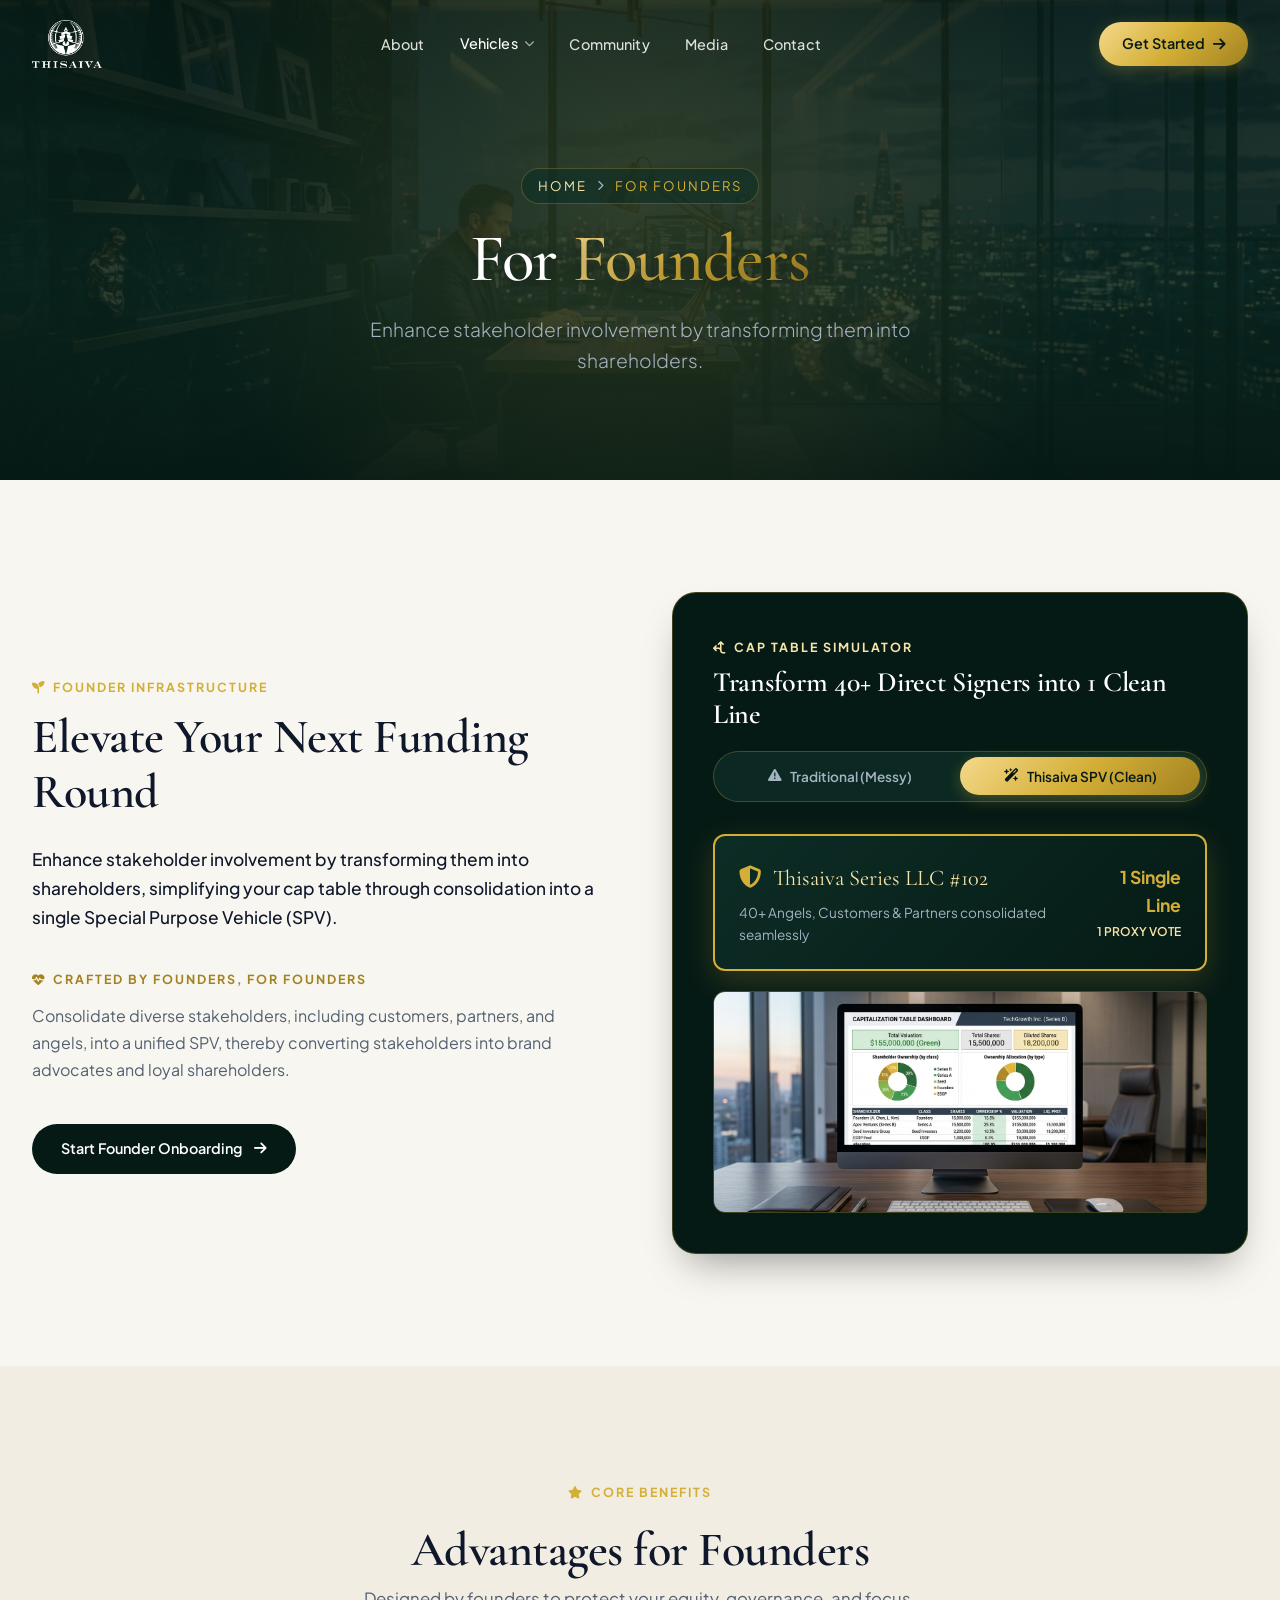
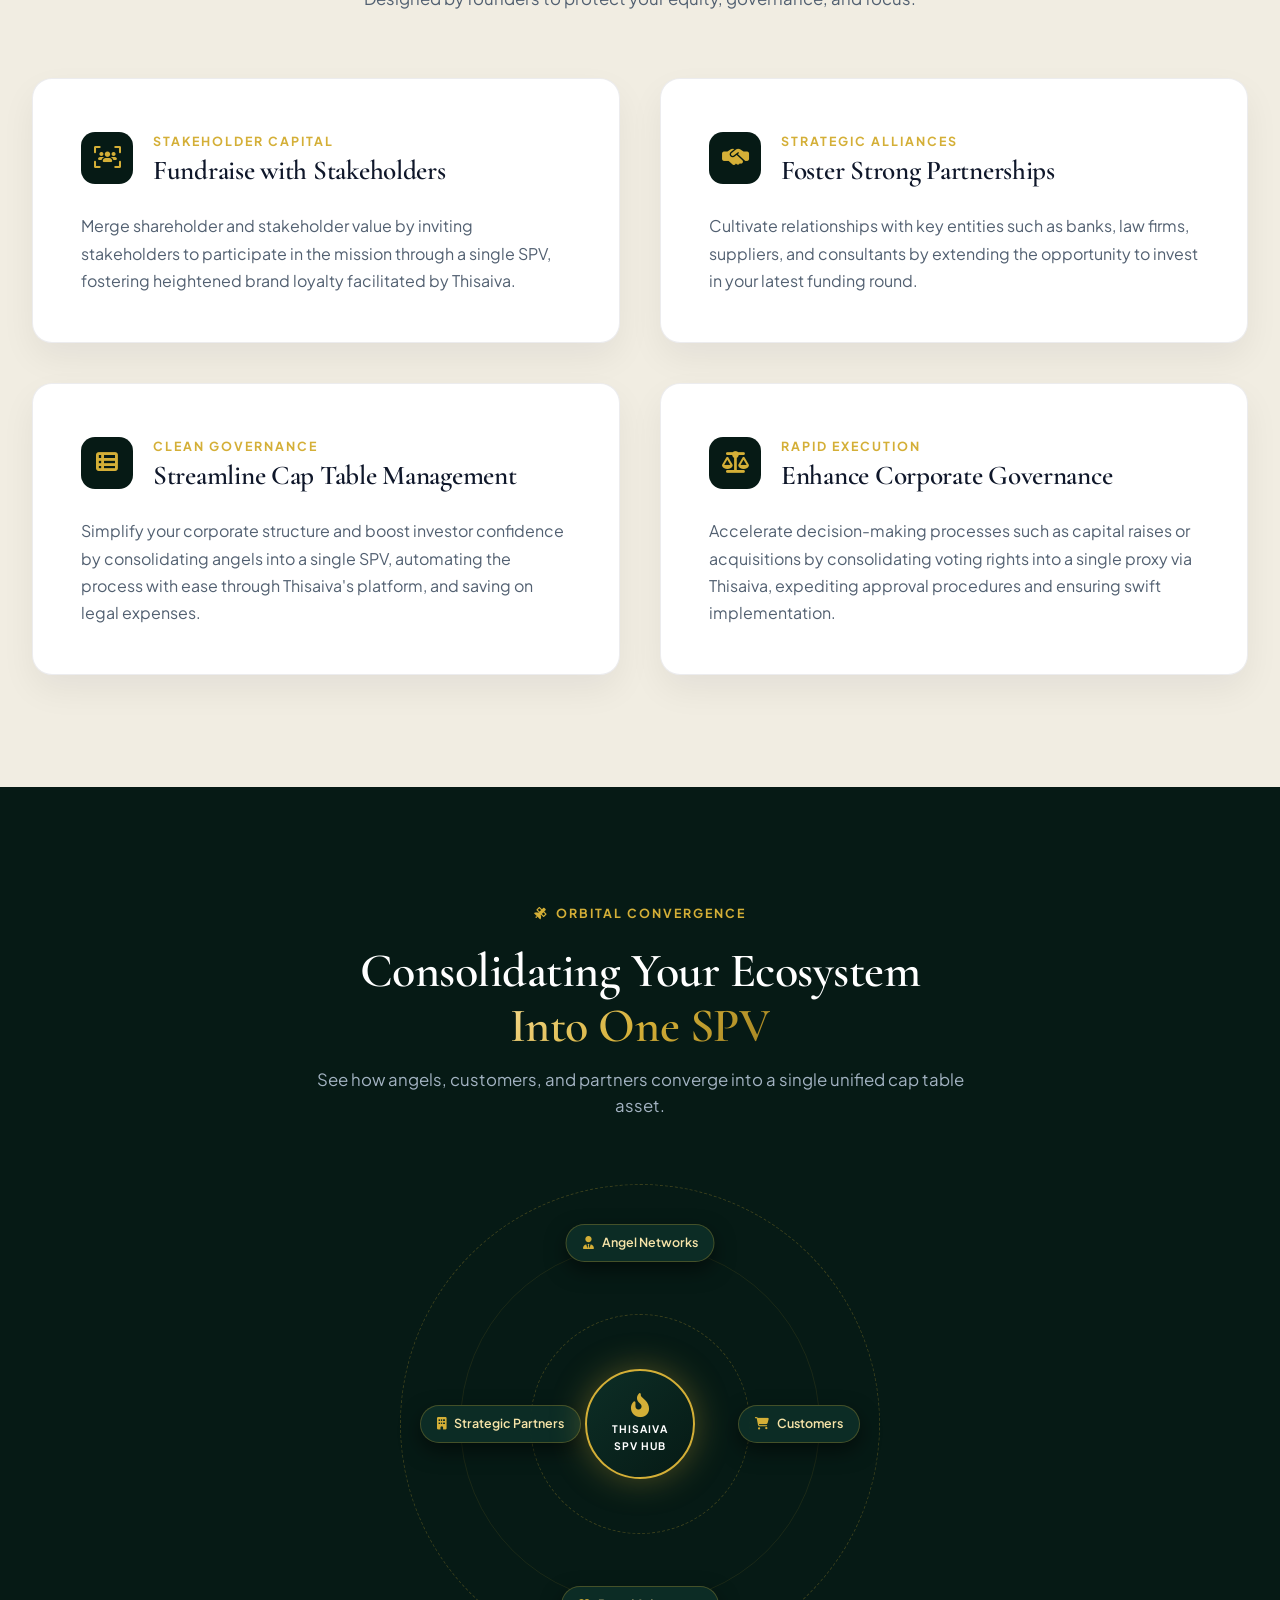
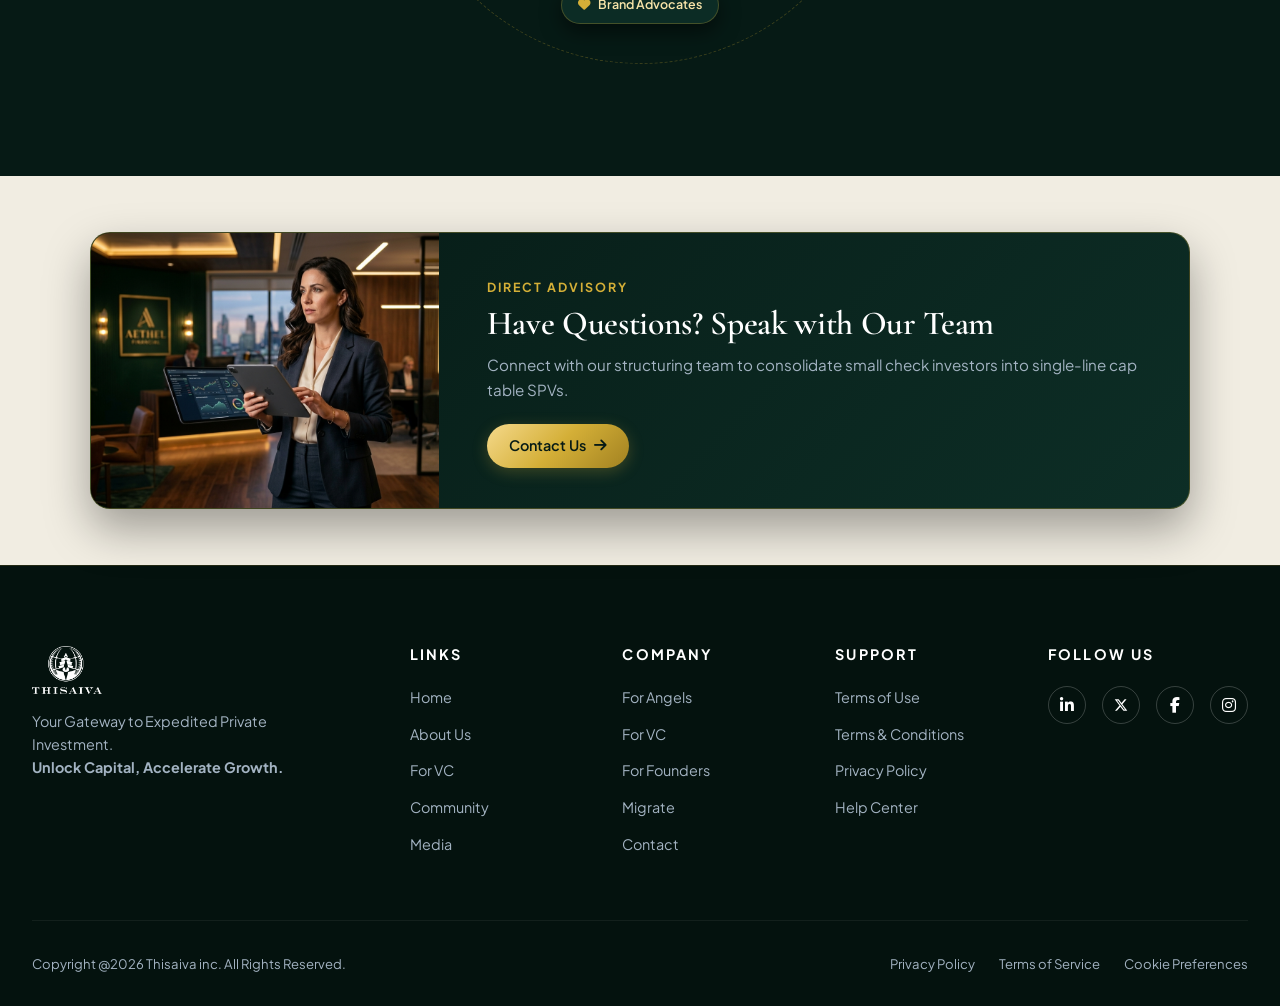
<file: for-founders.html>
<!DOCTYPE html>
<html lang="en">
<head>
  <meta charset="UTF-8">
  <meta name="viewport" content="width=device-width, initial-scale=1.0">
  <meta name="robots" content="index, follow">
  
  <!-- Primary SEO Meta Tags -->
  <title>For Founders | Thisaiva — Cap Table Consolidation & Stakeholder SPV Platform</title>
  <meta name="title" content="For Founders | Thisaiva — Cap Table Consolidation & Stakeholder SPV Platform">
  <meta name="description" content="Enhance stakeholder involvement by transforming them into shareholders. Consolidate angels, partners, and customers into a single SPV and streamline your cap table.">
  <meta name="keywords" content="Founders SPV, Cap Table Management, Stakeholder Funding, Startup Fundraising, Clean Cap Table, Angel Consolidation, Special Purpose Vehicle">
  <link rel="canonical" href="https://thisaiva.com/for-founders.html">

  <!-- Open Graph / Facebook -->
  <meta property="og:type" content="website">
  <meta property="og:url" content="https://thisaiva.com/for-founders.html">
  <meta property="og:title" content="For Founders | Thisaiva — Cap Table Consolidation & Stakeholder SPV Platform">
  <meta property="og:description" content="Enhance stakeholder involvement by transforming them into shareholders. Consolidate angels, partners, and customers into a single clean SPV.">
  <meta property="og:image" content="assets/founder_hero_bg.jpg">

  <!-- Twitter Card -->
  <meta name="twitter:card" content="summary_large_image">
  <meta name="twitter:url" content="https://thisaiva.com/for-founders.html">
  <meta name="twitter:title" content="For Founders | Thisaiva — Cap Table Consolidation & Stakeholder SPV Platform">
  <meta name="twitter:description" content="Enhance stakeholder involvement by transforming them into shareholders. Consolidate angels, partners, and customers into a single clean SPV.">
  <meta name="twitter:image" content="assets/founder_hero_bg.jpg">

  <!-- Structured Data JSON-LD (WebPage + BreadcrumbList) -->
  <script type="application/ld+json">
  {
    "@context": "https://schema.org",
    "@graph": [
      {
        "@type": "WebPage",
        "@id": "https://thisaiva.com/for-founders.html",
        "url": "https://thisaiva.com/for-founders.html",
        "name": "For Founders | Thisaiva",
        "isPartOf": {
          "@type": "WebSite",
          "@id": "https://thisaiva.com/#website",
          "name": "Thisaiva",
          "url": "https://thisaiva.com/"
        },
        "description": "Enhance stakeholder involvement by transforming them into shareholders. Consolidate angels, partners, and customers into a single SPV and streamline your cap table."
      },
      {
        "@type": "BreadcrumbList",
        "@id": "https://thisaiva.com/for-founders.html#breadcrumb",
        "itemListElement": [
          {
            "@type": "ListItem",
            "position": 1,
            "name": "Home",
            "item": "https://thisaiva.com/index.html"
          },
          {
            "@type": "ListItem",
            "position": 2,
            "name": "For Founders",
            "item": "https://thisaiva.com/for-founders.html"
          }
        ]
      }
    ]
  }
  </script>

  <!-- Preconnect & Fonts -->
  <link rel="preconnect" href="https://fonts.googleapis.com">
  <link rel="preconnect" href="https://fonts.gstatic.com" crossorigin>
  <link rel="stylesheet" href="https://cdnjs.cloudflare.com/ajax/libs/font-awesome/6.4.0/css/all.min.css">

  <!-- Stylesheet -->
  <link rel="stylesheet" href="styles.css">
</head>
<body>

  <!-- NAVIGATION BAR -->
  <nav class="navbar" id="navbar">
    <div class="container nav-container">
      <a href="index.html" class="logo" aria-label="Thisaiva Home">
        <img src="assets/logo_dark.png" alt="Thisaiva Logo" class="logo-img" height="48" style="max-height: 48px; width: auto;">
      </a>

      <ul class="nav-links" id="navLinks">
        <li><a href="about.html">About</a></li>
        <li class="nav-dropdown">
          <a href="for-vc.html" class="dropdown-trigger" style="color: #ffffff;">
            Vehicles <i class="fa-solid fa-chevron-down nav-chevron"></i>
          </a>
          <div class="dropdown-menu">
            <a href="for-angels.html" class="dropdown-item">
              <div class="drop-icon"><i class="fa-solid fa-user-astronaut"></i></div>
              <div>
                <strong class="drop-title">For Angels</strong>
                <span class="drop-sub">Syndicates & Private Clubs</span>
              </div>
            </a>
            <a href="for-vc.html" class="dropdown-item">
              <div class="drop-icon"><i class="fa-solid fa-building-columns"></i></div>
              <div>
                <strong class="drop-title">For VC Funds</strong>
                <span class="drop-sub">Master LLC & Offshore Vehicles</span>
              </div>
            </a>
            <a href="for-founders.html" class="dropdown-item" style="background: rgba(212, 175, 55, 0.12);">
              <div class="drop-icon" style="background: var(--gold-gradient); color: var(--bg-dark);"><i class="fa-solid fa-rocket"></i></div>
              <div>
                <strong class="drop-title" style="color: var(--gold-primary);">For Founders</strong>
                <span class="drop-sub">Cap Table & Investor Rollups</span>
              </div>
            </a>
            <a href="migrate.html" class="dropdown-item">
              <div class="drop-icon"><i class="fa-solid fa-arrow-right-arrow-left"></i></div>
              <div>
                <strong class="drop-title">Migrate SPVs</strong>
                <span class="drop-sub">Seamless Entity Transition</span>
              </div>
            </a>
          </div>
        </li>
        <li><a href="community.html">Community</a></li>
        <li><a href="media.html">Media</a></li>
        <li><a href="contact.html">Contact</a></li>
      </ul>

      <div class="nav-actions">
        <a href="contact.html" class="btn-gold" id="getStartedBtn">
          Get Started <i class="fa-solid fa-arrow-right"></i>
        </a>
        <button class="hamburger" id="hamburgerBtn" aria-label="Toggle Navigation">
          <i class="fa-solid fa-bars"></i>
        </button>
      </div>
    </div>
  </nav>

  <!-- INNER HERO BANNER -->
  <header class="inner-hero" style="background-image: url('assets/founder_hero_bg.jpg');">
    <div class="container inner-hero-container scroll-reveal">
      <div class="inner-breadcrumb">
        <a href="index.html">Home</a>
        <i class="fa-solid fa-chevron-right" style="font-size: 0.65rem;"></i>
        <span>For Founders</span>
      </div>
      <h1 class="inner-hero-title">
        For <span class="gold-text">Founders</span>
      </h1>
      <p class="inner-hero-subtitle">
        Enhance stakeholder involvement by transforming them into shareholders.
      </p>
    </div>
  </header>

  <main>
    <!-- SECTION 1: ELEVATE YOUR NEXT FUNDING ROUND & CAP TABLE SWITCHER -->
    <section class="founder-overview-section">
      <div class="container">
        
        <div class="founder-grid">
          
          <!-- Content Left -->
          <div class="scroll-reveal-left">
            <span class="section-eyebrow"><i class="fa-solid fa-seedling"></i> FOUNDER INFRASTRUCTURE</span>
            <h2 style="font-size: 3rem; color: var(--text-dark); margin-bottom: 1.5rem; line-height: 1.15;">
              Elevate Your Next Funding Round
            </h2>
            <p style="font-size: 1.08rem; color: var(--text-dark); line-height: 1.7; margin-bottom: 1.25rem; font-weight: 500;">
              Enhance stakeholder involvement by transforming them into shareholders, simplifying your cap table through consolidation into a single Special Purpose Vehicle (SPV).
            </p>
            
            <div style="margin-top: 2rem; margin-bottom: 2.5rem;">
              <span class="section-eyebrow" style="color: var(--gold-dark);"><i class="fa-solid fa-heart-pulse"></i> CRAFTED BY FOUNDERS, FOR FOUNDERS</span>
              <p style="font-size: 1rem; color: var(--text-dark-muted); line-height: 1.7;">
                Consolidate diverse stakeholders, including customers, partners, and angels, into a unified SPV, thereby converting stakeholders into brand advocates and loyal shareholders.
              </p>
            </div>

            <a href="contact.html" class="btn-dark">
              Start Founder Onboarding <i class="fa-solid fa-arrow-right"></i>
            </a>
          </div>

          <!-- Interactive Before/After Cap Table Transformation Box -->
          <div class="scroll-reveal-right">
            <div class="captable-showcase-box">
              <span class="section-eyebrow" style="color: var(--gold-light); margin-bottom: 0.5rem;">
                <i class="fa-solid fa-arrows-split-up-and-left"></i> CAP TABLE SIMULATOR
              </span>
              <h3 style="font-size: 1.75rem; color: #ffffff; margin-bottom: 1.25rem;">
                Transform 40+ Direct Signers into 1 Clean Line
              </h3>

              <!-- Toggle Control -->
              <div class="captable-toggle-bar">
                <button class="captable-toggle-btn" data-view="traditional" type="button">
                  <i class="fa-solid fa-triangle-exclamation"></i> Traditional (Messy)
                </button>
                <button class="captable-toggle-btn active" data-view="thisaiva" type="button">
                  <i class="fa-solid fa-wand-magic-sparkles"></i> Thisaiva SPV (Clean)
                </button>
              </div>

              <!-- Display Panels -->
              <div class="captable-display-panel">
                
                <!-- View 1: Traditional Messy Cap Table -->
                <div class="captable-view hidden" id="viewTraditional">
                  <div class="captable-lines-list">
                    <div class="captable-line-item messy">
                      <span><i class="fa-solid fa-user" style="color:#ef4444; margin-right:8px;"></i> Angel Investor #1 to #25</span>
                      <span style="color:#ef4444; font-size:0.75rem; font-weight:700;">25 INDIVIDUAL VOTES</span>
                    </div>
                    <div class="captable-line-item messy">
                      <span><i class="fa-solid fa-handshake" style="color:#ef4444; margin-right:8px;"></i> Strategic Partner Checks #1 to #10</span>
                      <span style="color:#ef4444; font-size:0.75rem; font-weight:700;">10 SEPARATE DOCUSIGNS</span>
                    </div>
                    <div class="captable-line-item messy">
                      <span><i class="fa-solid fa-users" style="color:#ef4444; margin-right:8px;"></i> Customer Community Pool</span>
                      <span style="color:#ef4444; font-size:0.75rem; font-weight:700;">HIGH DILUTION FRICTION</span>
                    </div>
                    <div style="text-align: center; color: #f87171; font-size: 0.8rem; margin-top: 0.5rem;">
                      <i class="fa-solid fa-clock"></i> Requires 6–8 weeks legal signoff for every future round
                    </div>
                  </div>
                </div>

                <!-- View 2: Thisaiva Consolidated Clean SPV -->
                <div class="captable-view" id="viewThisaiva">
                  <div class="captable-line-item clean-spv">
                    <div>
                      <div class="spv-highlight-glow">
                        <i class="fa-solid fa-shield-halved" style="color:var(--gold-primary);"></i>
                        <span>Thisaiva Series LLC #102</span>
                      </div>
                      <div style="font-size:0.85rem; color:var(--text-light-muted); margin-top:0.4rem;">
                        40+ Angels, Customers & Partners consolidated seamlessly
                      </div>
                    </div>
                    <div style="text-align: right;">
                      <span style="font-size:1.1rem; font-weight:700; color:var(--gold-primary); display:block;">1 Single Line</span>
                      <span style="font-size:0.75rem; color:var(--gold-light); font-weight:600;">1 PROXY VOTE</span>
                    </div>
                  </div>

                  <div style="margin-top: 1.25rem; border-radius: 12px; overflow: hidden; border: 1px solid var(--border-gold);">
                    <img src="assets/captable_transform.jpg" alt="Clean Cap Table SPV Structure on Monitor" width="600" height="340" loading="lazy">
                  </div>
                </div>

              </div>

            </div>
          </div>

        </div>

      </div>
    </section>

    <!-- SECTION 2: ADVANTAGES FOR FOUNDERS -->
    <section class="founder-advantages-section">
      <div class="container">
        
        <div class="section-header scroll-reveal">
          <span class="section-eyebrow"><i class="fa-solid fa-star"></i> CORE BENEFITS</span>
          <h2>Advantages for Founders</h2>
          <p style="color: var(--text-dark-muted); margin-top: 0.5rem; font-size: 1.05rem;">
            Designed by founders to protect your equity, governance, and focus.
          </p>
        </div>

        <div class="advantages-grid">
          
          <!-- Card 1 -->
          <div class="advantage-card scroll-reveal delay-1">
            <div>
              <div class="advantage-card-header">
                <div class="advantage-icon">
                  <i class="fa-solid fa-users-viewfinder"></i>
                </div>
                <div>
                  <span class="section-eyebrow" style="margin-bottom:0.15rem;">STAKEHOLDER CAPITAL</span>
                  <h3>Fundraise with Stakeholders</h3>
                </div>
              </div>
              <p>
                Merge shareholder and stakeholder value by inviting stakeholders to participate in the mission through a single SPV, fostering heightened brand loyalty facilitated by Thisaiva.
              </p>
            </div>
          </div>

          <!-- Card 2 -->
          <div class="advantage-card scroll-reveal delay-2">
            <div>
              <div class="advantage-card-header">
                <div class="advantage-icon">
                  <i class="fa-solid fa-handshake-simple"></i>
                </div>
                <div>
                  <span class="section-eyebrow" style="margin-bottom:0.15rem;">STRATEGIC ALLIANCES</span>
                  <h3>Foster Strong Partnerships</h3>
                </div>
              </div>
              <p>
                Cultivate relationships with key entities such as banks, law firms, suppliers, and consultants by extending the opportunity to invest in your latest funding round.
              </p>
            </div>
          </div>

          <!-- Card 3 -->
          <div class="advantage-card scroll-reveal delay-3">
            <div>
              <div class="advantage-card-header">
                <div class="advantage-icon">
                  <i class="fa-solid fa-table-list"></i>
                </div>
                <div>
                  <span class="section-eyebrow" style="margin-bottom:0.15rem;">CLEAN GOVERNANCE</span>
                  <h3>Streamline Cap Table Management</h3>
                </div>
              </div>
              <p>
                Simplify your corporate structure and boost investor confidence by consolidating angels into a single SPV, automating the process with ease through Thisaiva's platform, and saving on legal expenses.
              </p>
            </div>
          </div>

          <!-- Card 4 -->
          <div class="advantage-card scroll-reveal delay-4">
            <div>
              <div class="advantage-card-header">
                <div class="advantage-icon">
                  <i class="fa-solid fa-scale-balanced"></i>
                </div>
                <div>
                  <span class="section-eyebrow" style="margin-bottom:0.15rem;">RAPID EXECUTION</span>
                  <h3>Enhance Corporate Governance</h3>
                </div>
              </div>
              <p>
                Accelerate decision-making processes such as capital raises or acquisitions by consolidating voting rights into a single proxy via Thisaiva, expediting approval procedures and ensuring swift implementation.
              </p>
            </div>
          </div>

        </div>

      </div>
    </section>

    <!-- SECTION 3: STAKEHOLDER CONSOLIDATION ORBIT RADAR ANIMATION -->
    <section class="orbit-radar-section">
      <div class="container">
        
        <div class="section-header scroll-reveal">
          <span class="section-eyebrow"><i class="fa-solid fa-satellite"></i> ORBITAL CONVERGENCE</span>
          <h2 style="color: #ffffff;">
            Consolidating Your Ecosystem <span class="gold-text">Into One SPV</span>
          </h2>
          <p style="color: var(--text-light-muted); margin-top: 0.75rem; font-size: 1.05rem;">
            See how angels, customers, and partners converge into a single unified cap table asset.
          </p>
        </div>

        <!-- Radar Animation Container -->
        <div class="orbit-radar-wrapper scroll-reveal">
          
          <!-- Concentric Pulse Rings -->
          <div class="radar-ring radar-ring-1"></div>
          <div class="radar-ring radar-ring-2"></div>
          <div class="radar-ring radar-ring-3"></div>

          <!-- Central Hub -->
          <div class="orbit-center-hub">
            <i class="fa-solid fa-fire-flame-curved"></i>
            <span>Thisaiva<br>SPV Hub</span>
          </div>

          <!-- Orbiting Rotating Track -->
          <div class="orbit-track-rotate">
            <div class="orbit-node node-1">
              <i class="fa-solid fa-user-tie" style="color:var(--gold-primary);"></i> Angel Networks
            </div>
            <div class="orbit-node node-2">
              <i class="fa-solid fa-heart" style="color:var(--gold-primary);"></i> Brand Advocates
            </div>
            <div class="orbit-node node-3">
              <i class="fa-solid fa-building" style="color:var(--gold-primary);"></i> Strategic Partners
            </div>
            <div class="orbit-node node-4">
              <i class="fa-solid fa-cart-shopping" style="color:var(--gold-primary);"></i> Customers
            </div>
          </div>

        </div>

      </div>
    </section>

    <!-- SECTION 4: WANT TO CHAT CTA BANNER -->
    <section class="cta-banner-section">
      <div class="container">
        <div class="cta-banner-card scroll-reveal">
          
          <div class="cta-img-wrapper">
            <img src="assets/cta_investor_woman.jpg" alt="Connect with Thisaiva Founder Advisory Team" width="480" height="320" loading="lazy">
          </div>

          <div class="cta-content">
            <span class="section-eyebrow">DIRECT ADVISORY</span>
            <h2>Have Questions? Speak with Our Team</h2>
            <p>
              Connect with our structuring team to consolidate small check investors into single-line cap table SPVs.
            </p>
            <a href="contact.html" class="btn-gold">
              Contact Us <i class="fa-solid fa-arrow-right"></i>
            </a>
          </div>

        </div>
      </div>
    </section>
  </main>

  <!-- FOOTER -->
  <footer class="footer">
    <div class="container">
      <div class="footer-grid">
        
        <!-- Brand Col -->
        <div class="footer-brand">
          <div class="logo" style="margin-bottom: 1rem;">
            <img src="assets/logo_dark.png" alt="Thisaiva Logo" class="logo-img footer-logo-img" height="54" style="max-height: 54px; width: auto;">
          </div>
          <p>
            Your Gateway to Expedited Private Investment.<br>
            <strong>Unlock Capital, Accelerate Growth.</strong>
          </p>
        </div>

        <!-- Links -->
        <div class="footer-col">
          <h4>Links</h4>
          <ul>
            <li><a href="index.html">Home</a></li>
            <li><a href="about.html">About Us</a></li>
            <li><a href="for-vc.html">For VC</a></li>
            <li><a href="community.html">Community</a></li>
            <li><a href="media.html">Media</a></li>
          </ul>
        </div>

        <!-- Company -->
        <div class="footer-col">
          <h4>Company</h4>
          <ul>
            <li><a href="for-angels.html">For Angels</a></li>
            <li><a href="for-vc.html">For VC</a></li>
            <li><a href="for-founders.html">For Founders</a></li>
            <li><a href="migrate.html">Migrate</a></li>
            <li><a href="contact.html">Contact</a></li>
          </ul>
        </div>

        <!-- Support -->
        <div class="footer-col">
          <h4>Support</h4>
          <ul>
            <li><a href="contact.html">Terms of Use</a></li>
            <li><a href="contact.html">Terms & Conditions</a></li>
            <li><a href="contact.html">Privacy Policy</a></li>
            <li><a href="contact.html">Help Center</a></li>
          </ul>
        </div>

        <!-- Social -->
        <div class="footer-col">
          <h4>Follow Us</h4>
          <div class="social-links">
            <a href="#" class="social-icon" aria-label="LinkedIn"><i class="fa-brands fa-linkedin-in"></i></a>
            <a href="#" class="social-icon" aria-label="X / Twitter">
              <svg viewBox="0 0 24 24" width="14" height="14" fill="currentColor"><path d="M18.244 2.25h3.308l-7.227 8.26 8.502 11.24H16.17l-5.214-6.817L4.99 21.75H1.68l7.73-8.835L1.254 2.25H8.08l4.713 6.231zm-1.161 17.52h1.833L7.084 4.126H5.117z"/></svg>
            </a>
            <a href="#" class="social-icon" aria-label="Facebook"><i class="fa-brands fa-facebook-f"></i></a>
            <a href="#" class="social-icon" aria-label="Instagram"><i class="fa-brands fa-instagram"></i></a>
          </div>
        </div>

      </div>

      <div class="footer-bottom">
        <div>Copyright @2026 Thisaiva inc. All Rights Reserved.</div>
        <div style="display:flex; gap:1.5rem;">
          <a href="contact.html">Privacy Policy</a>
          <a href="contact.html">Terms of Service</a>
          <a href="contact.html">Cookie Preferences</a>
        </div>
      </div>
    </div>
  </footer>

  <!-- JavaScript -->
  <script src="script.js" defer></script>
</body>
</html>
</file>
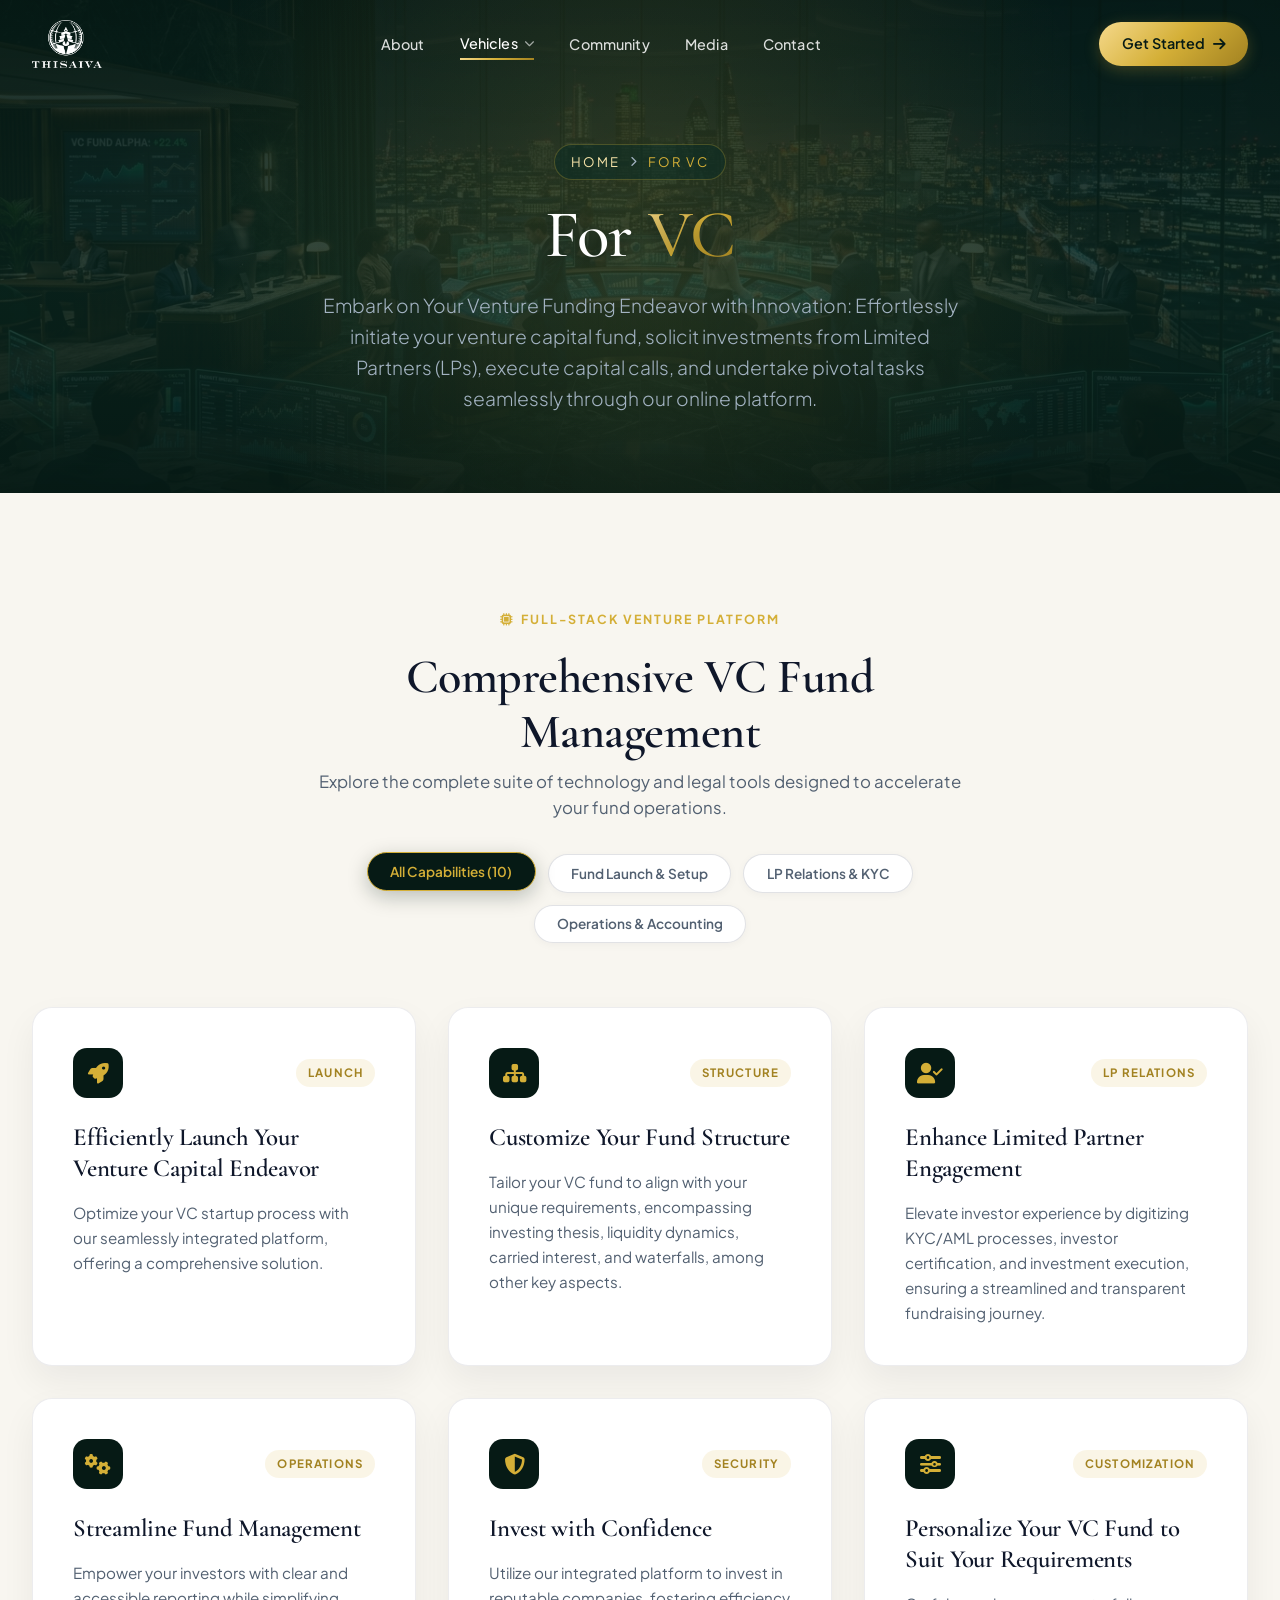
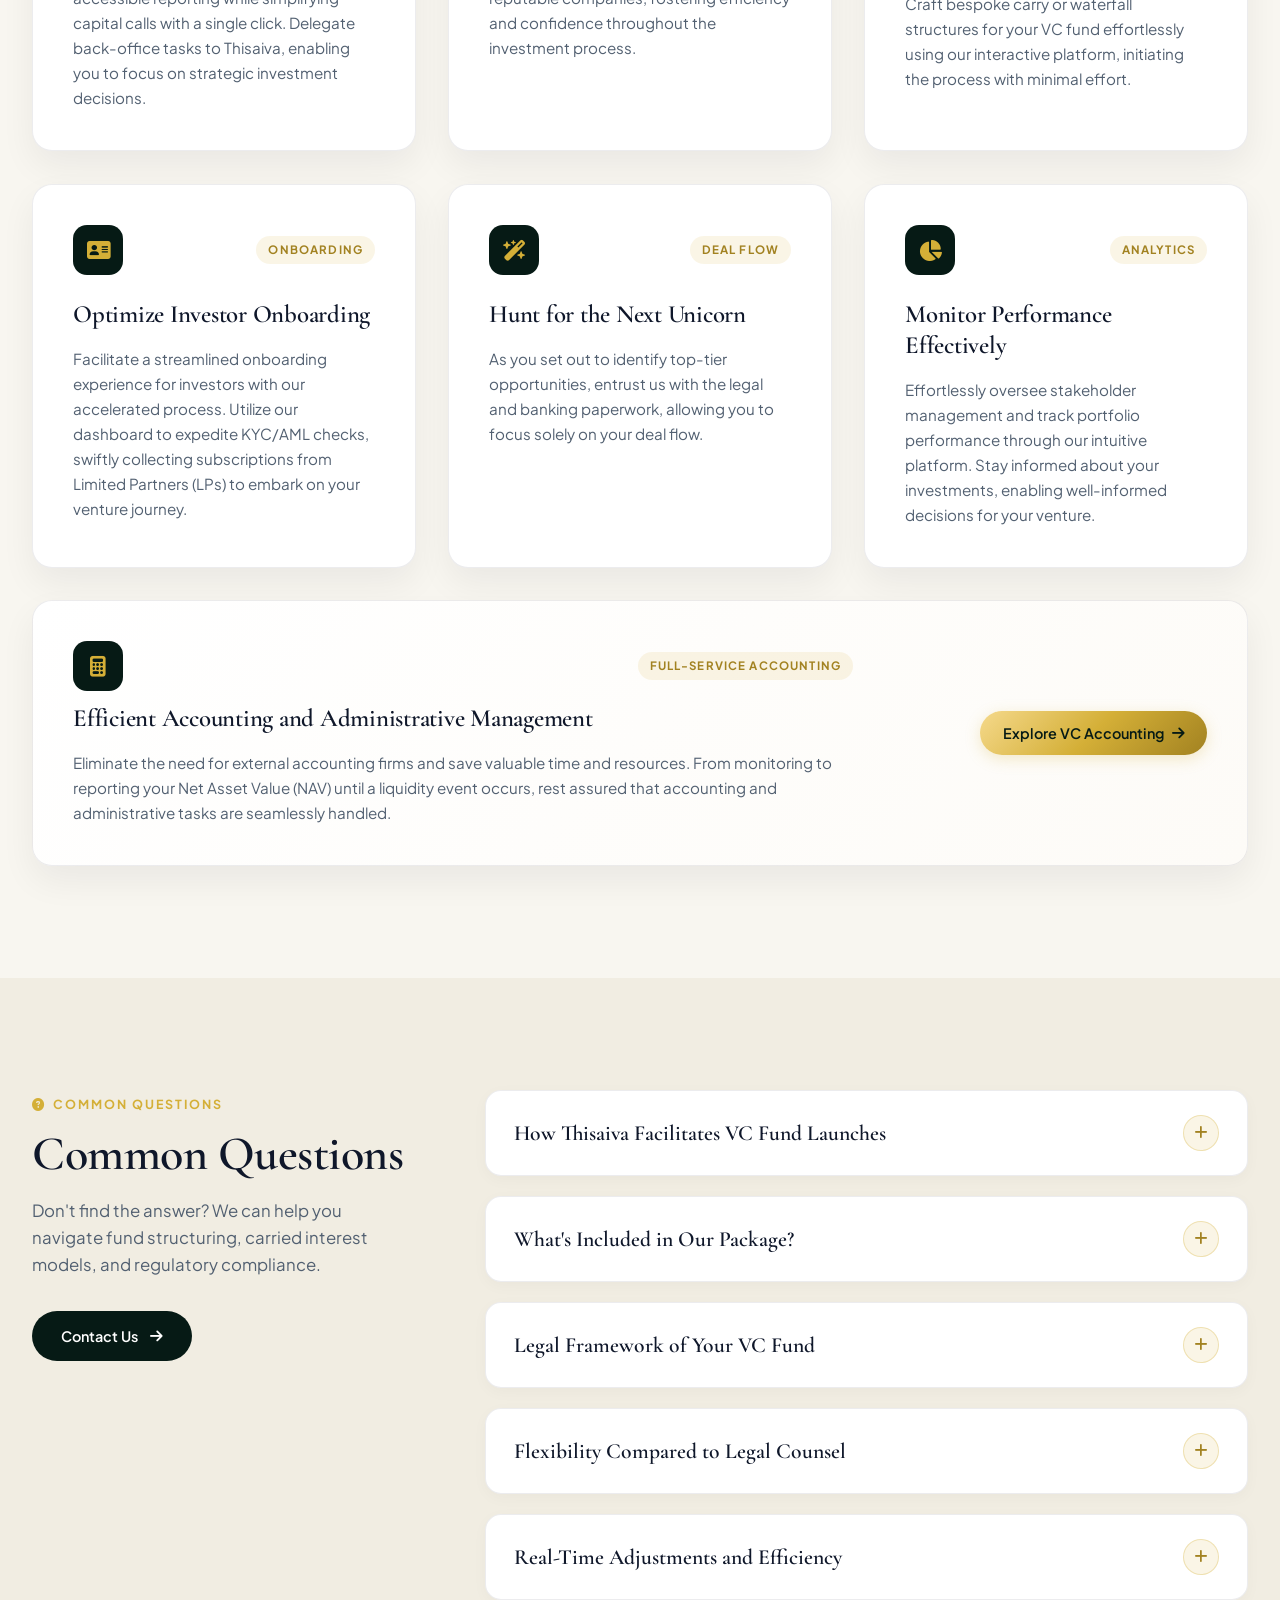
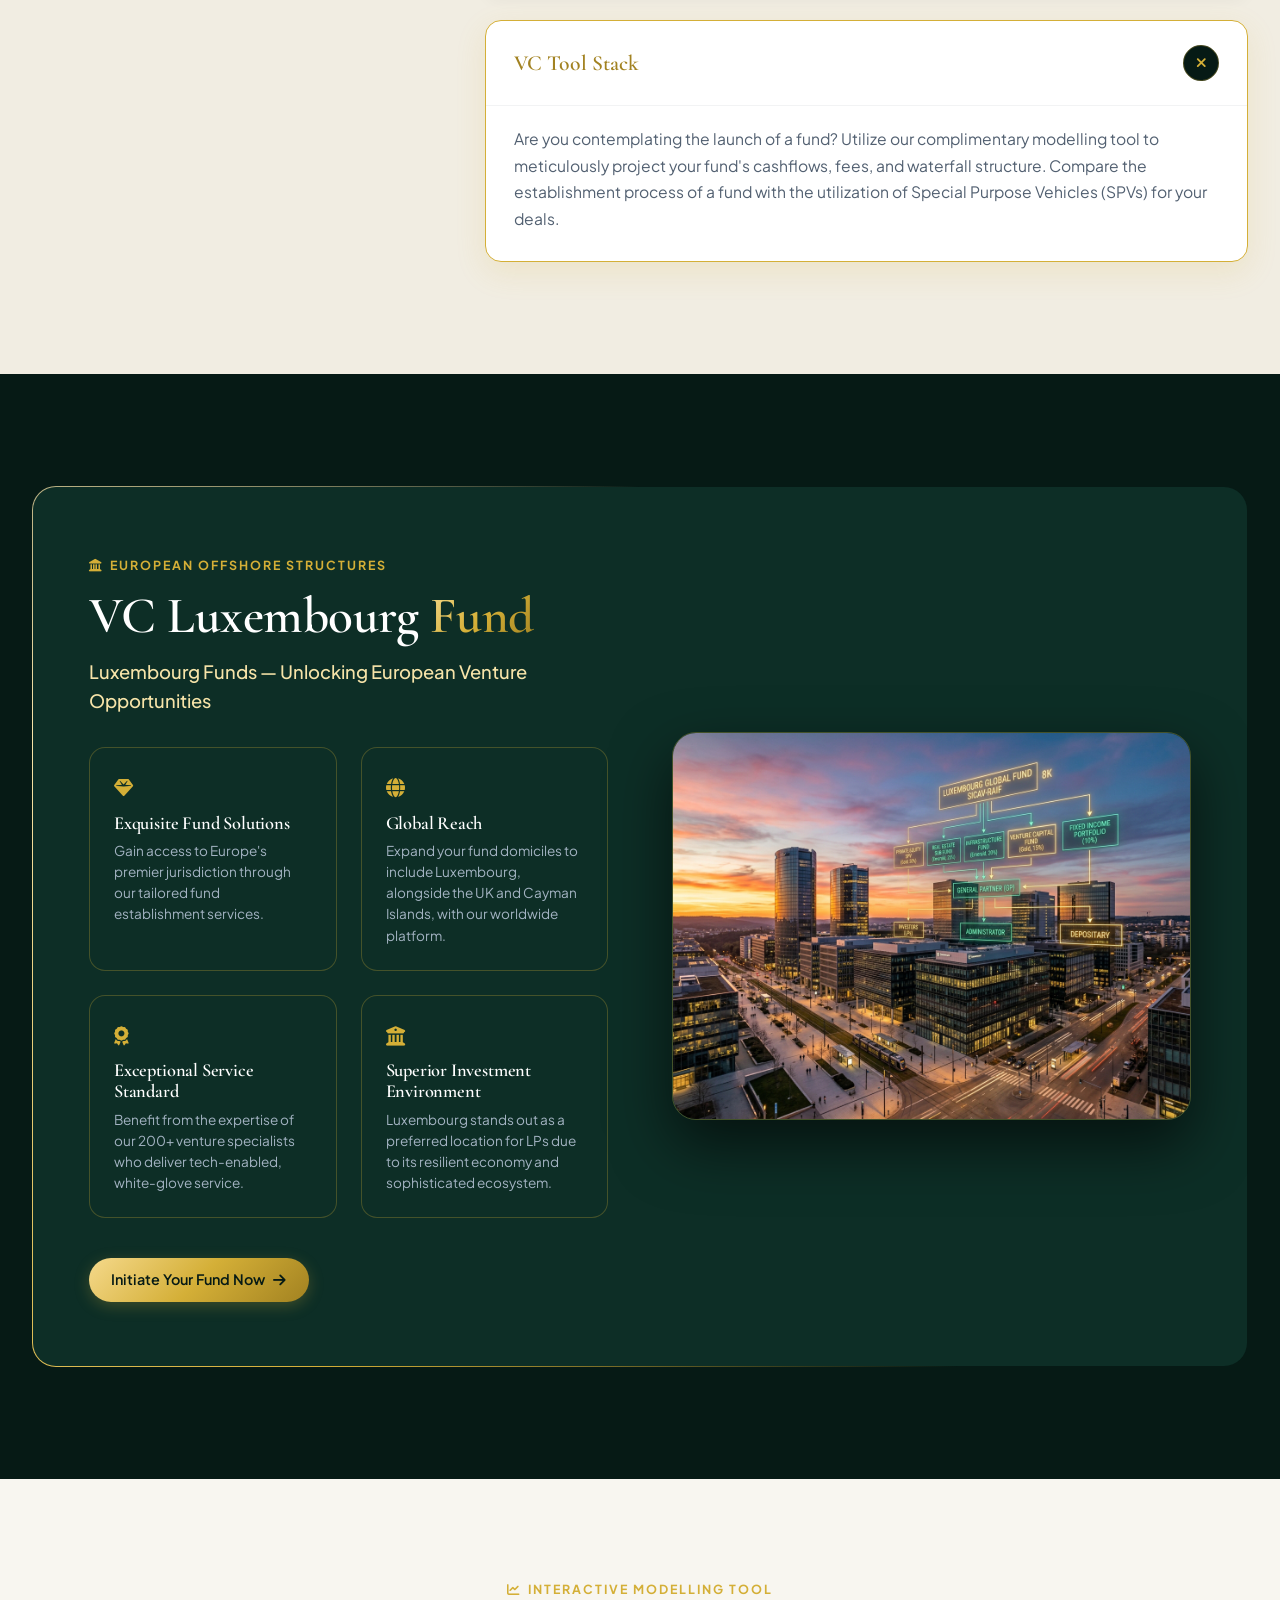
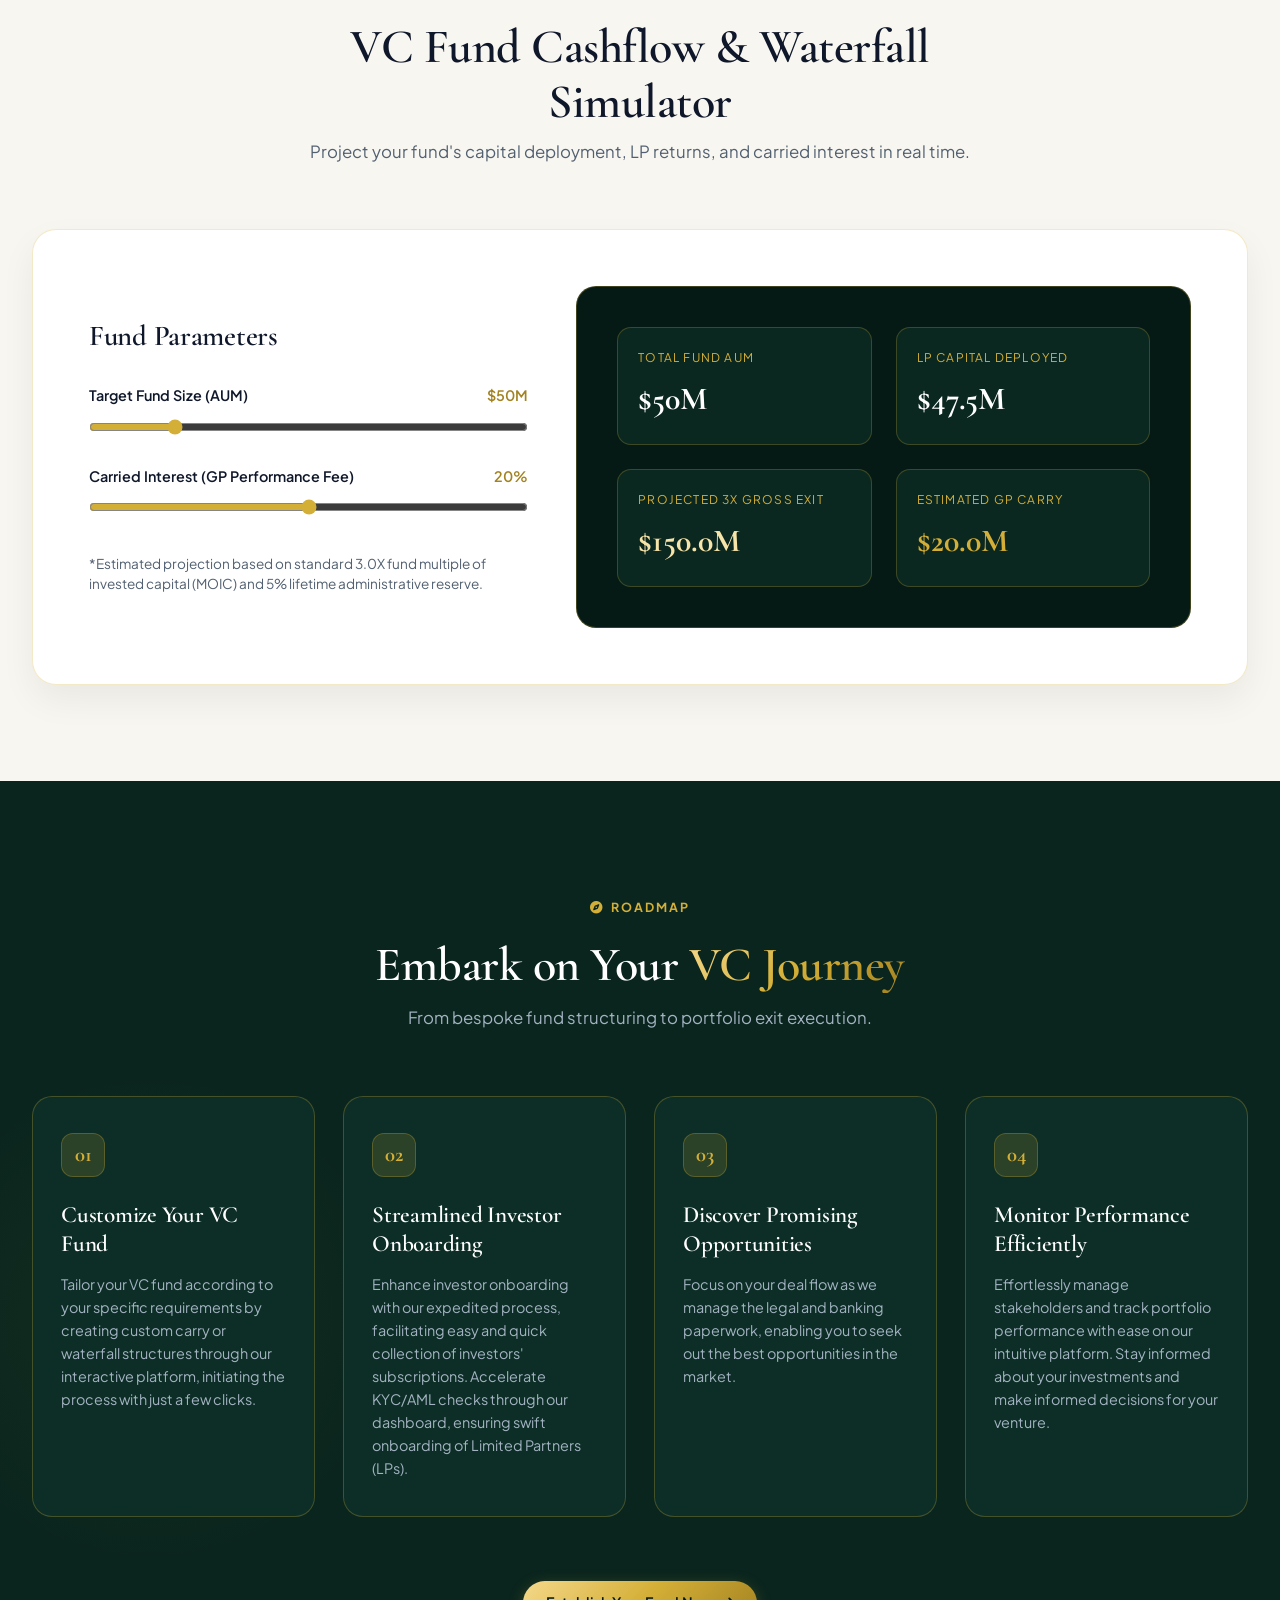
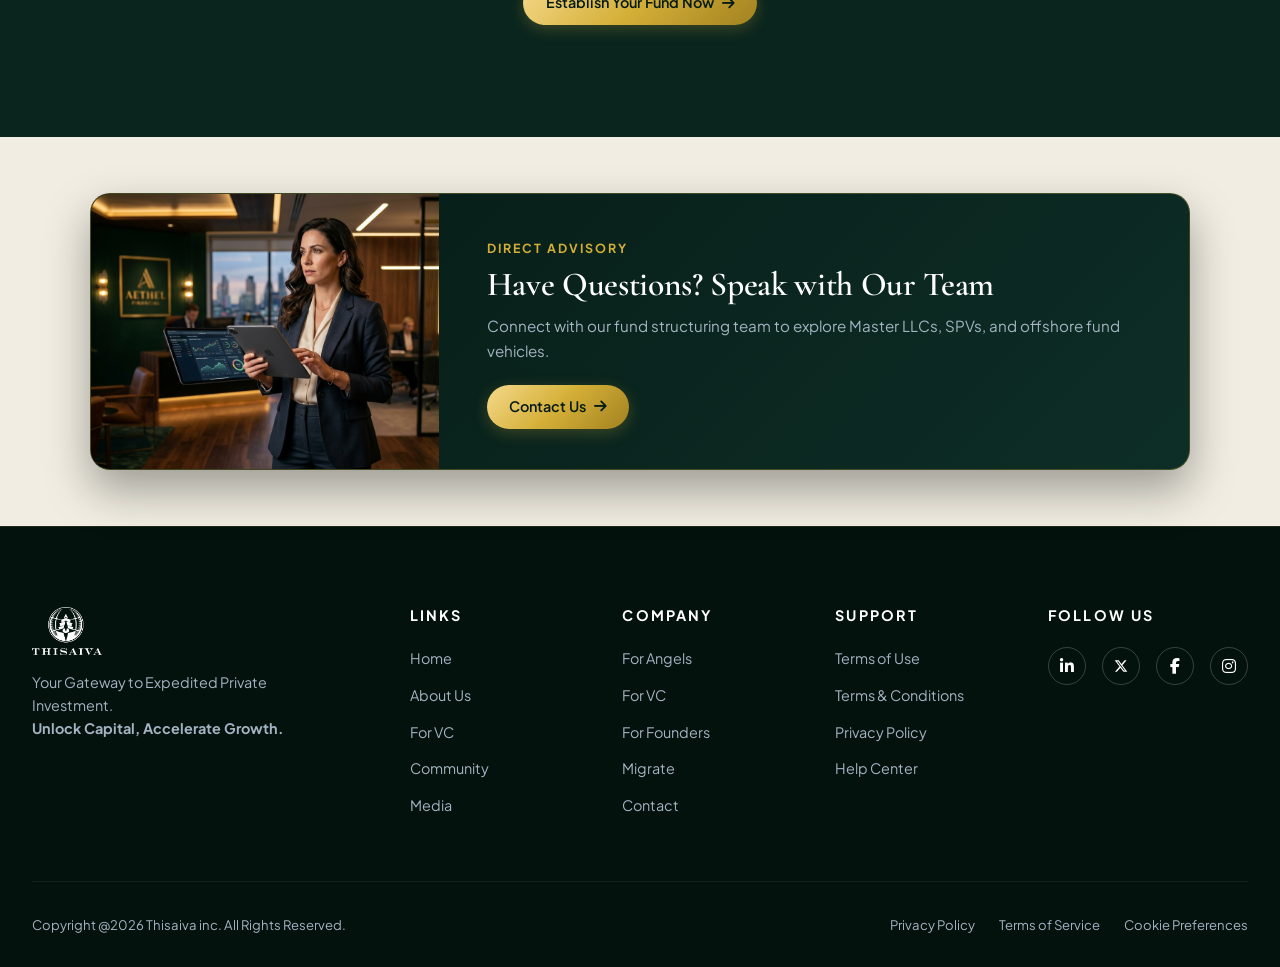
<file: for-vc.html>
<!DOCTYPE html>
<html lang="en">
<head>
  <meta charset="UTF-8">
  <meta name="viewport" content="width=device-width, initial-scale=1.0">
  <meta name="robots" content="index, follow">
  
  <!-- Primary SEO Meta Tags -->
  <title>For VC | Thisaiva — Venture Capital Operations & Fund Management Platform</title>
  <meta name="title" content="For VC | Thisaiva — Venture Capital Operations & Fund Management Platform">
  <meta name="description" content="Embark on your venture funding endeavor with innovation. Effortlessly initiate your VC fund, solicit investments from LPs, execute capital calls, and manage Luxembourg funds.">
  <meta name="keywords" content="Venture Capital Platform, VC Fund Management, Luxembourg Fund, LP Onboarding, Capital Calls, Fund Accounting, Carried Interest, Waterfall Structure">
  <link rel="canonical" href="https://thisaiva.com/for-vc.html">

  <!-- Open Graph / Facebook -->
  <meta property="og:type" content="website">
  <meta property="og:url" content="https://thisaiva.com/for-vc.html">
  <meta property="og:title" content="For VC | Thisaiva — Venture Capital Operations & Fund Management Platform">
  <meta property="og:description" content="Embark on your venture funding endeavor with innovation. Effortlessly initiate your VC fund, solicit investments from LPs, and manage Luxembourg funds.">
  <meta property="og:image" content="assets/vc_hero_bg.jpg">

  <!-- Twitter Card -->
  <meta name="twitter:card" content="summary_large_image">
  <meta name="twitter:url" content="https://thisaiva.com/for-vc.html">
  <meta name="twitter:title" content="For VC | Thisaiva — Venture Capital Operations & Fund Management Platform">
  <meta name="twitter:description" content="Embark on your venture funding endeavor with innovation. Effortlessly initiate your VC fund, solicit investments from LPs, and manage Luxembourg funds.">
  <meta name="twitter:image" content="assets/vc_hero_bg.jpg">

  <!-- Structured Data JSON-LD (WebPage + BreadcrumbList + FAQPage) -->
  <script type="application/ld+json">
  {
    "@context": "https://schema.org",
    "@graph": [
      {
        "@type": "WebPage",
        "@id": "https://thisaiva.com/for-vc.html",
        "url": "https://thisaiva.com/for-vc.html",
        "name": "For VC | Thisaiva",
        "isPartOf": {
          "@type": "WebSite",
          "@id": "https://thisaiva.com/#website",
          "name": "Thisaiva",
          "url": "https://thisaiva.com/"
        },
        "description": "Embark on your venture funding endeavor with innovation. Effortlessly initiate your VC fund, solicit investments from LPs, execute capital calls, and manage Luxembourg funds."
      },
      {
        "@type": "BreadcrumbList",
        "@id": "https://thisaiva.com/for-vc.html#breadcrumb",
        "itemListElement": [
          {
            "@type": "ListItem",
            "position": 1,
            "name": "Home",
            "item": "https://thisaiva.com/index.html"
          },
          {
            "@type": "ListItem",
            "position": 2,
            "name": "For VC",
            "item": "https://thisaiva.com/for-vc.html"
          }
        ]
      },
      {
        "@type": "FAQPage",
        "mainEntity": [
          {
            "@type": "Question",
            "name": "How Thisaiva Facilitates VC Fund Launches",
            "acceptedAnswer": {
              "@type": "Answer",
              "text": "Optimize your VC startup process with our seamlessly integrated platform, offering end-to-end master/feeder entity formation, digital banking, and regulatory compliance."
            }
          },
          {
            "@type": "Question",
            "name": "What's Included in Our Package?",
            "acceptedAnswer": {
              "@type": "Answer",
              "text": "Full legal documentation, digital KYC/AML investor verification, automated capital call workflows, real-time NAV reporting, and tax filing management."
            }
          },
          {
            "@type": "Question",
            "name": "VC Tool Stack",
            "acceptedAnswer": {
              "@type": "Answer",
              "text": "Are you contemplating the launch of a fund? Utilize our complimentary modelling tool to meticulously project your fund's cashflows, fees, and waterfall structure. Compare the establishment process of a fund with the utilization of Special Purpose Vehicles (SPVs) for your deals."
            }
          }
        ]
      }
    ]
  }
  </script>

  <!-- Preconnect & Fonts -->
  <link rel="preconnect" href="https://fonts.googleapis.com">
  <link rel="preconnect" href="https://fonts.gstatic.com" crossorigin>
  <link rel="stylesheet" href="https://cdnjs.cloudflare.com/ajax/libs/font-awesome/6.4.0/css/all.min.css">

  <!-- Stylesheet -->
  <link rel="stylesheet" href="styles.css">
</head>
<body>

  <!-- NAVIGATION BAR -->
  <nav class="navbar" id="navbar">
    <div class="container nav-container">
      <a href="index.html" class="logo" aria-label="Thisaiva Home">
        <img src="assets/logo_dark.png" alt="Thisaiva Logo" class="logo-img" height="48" style="max-height: 48px; width: auto;">
      </a>

      <ul class="nav-links" id="navLinks">
        <li><a href="about.html">About</a></li>
        <li class="nav-dropdown">
          <a href="for-vc.html" class="dropdown-trigger" style="color: #ffffff;">
            Vehicles <i class="fa-solid fa-chevron-down nav-chevron"></i>
          </a>
          <div class="dropdown-menu">
            <a href="for-angels.html" class="dropdown-item">
              <div class="drop-icon"><i class="fa-solid fa-user-astronaut"></i></div>
              <div>
                <strong class="drop-title">For Angels</strong>
                <span class="drop-sub">Syndicates & Private Clubs</span>
              </div>
            </a>
            <a href="for-vc.html" class="dropdown-item" style="background: rgba(212, 175, 55, 0.12);">
              <div class="drop-icon" style="background: var(--gold-gradient); color: var(--bg-dark);"><i class="fa-solid fa-building-columns"></i></div>
              <div>
                <strong class="drop-title" style="color: var(--gold-primary);">For VC Funds</strong>
                <span class="drop-sub">Master LLC & Offshore Vehicles</span>
              </div>
            </a>
            <a href="for-founders.html" class="dropdown-item">
              <div class="drop-icon"><i class="fa-solid fa-rocket"></i></div>
              <div>
                <strong class="drop-title">For Founders</strong>
                <span class="drop-sub">Cap Table & Investor Rollups</span>
              </div>
            </a>
            <a href="migrate.html" class="dropdown-item">
              <div class="drop-icon"><i class="fa-solid fa-arrow-right-arrow-left"></i></div>
              <div>
                <strong class="drop-title">Migrate SPVs</strong>
                <span class="drop-sub">Seamless Entity Transition</span>
              </div>
            </a>
          </div>
        </li>
        <li><a href="community.html">Community</a></li>
        <li><a href="media.html">Media</a></li>
        <li><a href="contact.html">Contact</a></li>
      </ul>

      <div class="nav-actions">
        <a href="contact.html" class="btn-gold" id="getStartedBtn">
          Get Started <i class="fa-solid fa-arrow-right"></i>
        </a>
        <button class="hamburger" id="hamburgerBtn" aria-label="Toggle Navigation">
          <i class="fa-solid fa-bars"></i>
        </button>
      </div>
    </div>
  </nav>

  <!-- INNER HERO BANNER -->
  <header class="inner-hero" style="background-image: url('assets/vc_hero_bg.jpg');">
    <div class="container inner-hero-container scroll-reveal">
      <div class="inner-breadcrumb">
        <a href="index.html">Home</a>
        <i class="fa-solid fa-chevron-right" style="font-size: 0.65rem;"></i>
        <span>For VC</span>
      </div>
      <h1 class="inner-hero-title">
        For <span class="gold-text">VC</span>
      </h1>
      <p class="inner-hero-subtitle">
        Embark on Your Venture Funding Endeavor with Innovation: Effortlessly initiate your venture capital fund, solicit investments from Limited Partners (LPs), execute capital calls, and undertake pivotal tasks seamlessly through our online platform.
      </p>
    </div>
  </header>

  <main>
    <!-- SECTION 1: VC CAPABILITIES MATRIX WITH 3D TILT CARDS & FILTER BAR -->
    <section class="vc-capabilities-section">
      <div class="container">
        
        <div class="section-header scroll-reveal">
          <span class="section-eyebrow"><i class="fa-solid fa-microchip"></i> FULL-STACK VENTURE PLATFORM</span>
          <h2>Comprehensive VC Fund Management</h2>
          <p style="color: var(--text-dark-muted); margin-top: 0.5rem; font-size: 1.05rem;">
            Explore the complete suite of technology and legal tools designed to accelerate your fund operations.
          </p>

          <!-- Interactive Filter Tabs -->
          <div class="filter-pills-bar">
            <button class="filter-pill active" data-filter="all">All Capabilities (10)</button>
            <button class="filter-pill" data-filter="launch">Fund Launch & Setup</button>
            <button class="filter-pill" data-filter="lp">LP Relations & KYC</button>
            <button class="filter-pill" data-filter="ops">Operations & Accounting</button>
          </div>
        </div>

        <div class="vc-matrix-grid">
          
          <!-- Card 1 -->
          <div class="vc-capability-card tilt-card scroll-reveal delay-1" data-category="launch">
            <div class="spotlight-overlay"></div>
            <div>
              <div class="vc-card-header">
                <div class="vc-card-icon"><i class="fa-solid fa-rocket"></i></div>
                <span class="vc-card-tag">Launch</span>
              </div>
              <h3>Efficiently Launch Your Venture Capital Endeavor</h3>
              <p>Optimize your VC startup process with our seamlessly integrated platform, offering a comprehensive solution.</p>
            </div>
          </div>

          <!-- Card 2 -->
          <div class="vc-capability-card tilt-card scroll-reveal delay-2" data-category="launch">
            <div class="spotlight-overlay"></div>
            <div>
              <div class="vc-card-header">
                <div class="vc-card-icon"><i class="fa-solid fa-sitemap"></i></div>
                <span class="vc-card-tag">Structure</span>
              </div>
              <h3>Customize Your Fund Structure</h3>
              <p>Tailor your VC fund to align with your unique requirements, encompassing investing thesis, liquidity dynamics, carried interest, and waterfalls, among other key aspects.</p>
            </div>
          </div>

          <!-- Card 3 -->
          <div class="vc-capability-card tilt-card scroll-reveal delay-3" data-category="lp">
            <div class="spotlight-overlay"></div>
            <div>
              <div class="vc-card-header">
                <div class="vc-card-icon"><i class="fa-solid fa-user-check"></i></div>
                <span class="vc-card-tag">LP Relations</span>
              </div>
              <h3>Enhance Limited Partner Engagement</h3>
              <p>Elevate investor experience by digitizing KYC/AML processes, investor certification, and investment execution, ensuring a streamlined and transparent fundraising journey.</p>
            </div>
          </div>

          <!-- Card 4 -->
          <div class="vc-capability-card tilt-card scroll-reveal delay-4" data-category="ops">
            <div class="spotlight-overlay"></div>
            <div>
              <div class="vc-card-header">
                <div class="vc-card-icon"><i class="fa-solid fa-gears"></i></div>
                <span class="vc-card-tag">Operations</span>
              </div>
              <h3>Streamline Fund Management</h3>
              <p>Empower your investors with clear and accessible reporting while simplifying capital calls with a single click. Delegate back-office tasks to Thisaiva, enabling you to focus on strategic investment decisions.</p>
            </div>
          </div>

          <!-- Card 5 -->
          <div class="vc-capability-card tilt-card scroll-reveal delay-1" data-category="launch">
            <div class="spotlight-overlay"></div>
            <div>
              <div class="vc-card-header">
                <div class="vc-card-icon"><i class="fa-solid fa-shield-halved"></i></div>
                <span class="vc-card-tag">Security</span>
              </div>
              <h3>Invest with Confidence</h3>
              <p>Utilize our integrated platform to invest in reputable companies, fostering efficiency and confidence throughout the investment process.</p>
            </div>
          </div>

          <!-- Card 6 -->
          <div class="vc-capability-card tilt-card scroll-reveal delay-2" data-category="launch">
            <div class="spotlight-overlay"></div>
            <div>
              <div class="vc-card-header">
                <div class="vc-card-icon"><i class="fa-solid fa-sliders"></i></div>
                <span class="vc-card-tag">Customization</span>
              </div>
              <h3>Personalize Your VC Fund to Suit Your Requirements</h3>
              <p>Craft bespoke carry or waterfall structures for your VC fund effortlessly using our interactive platform, initiating the process with minimal effort.</p>
            </div>
          </div>

          <!-- Card 7 -->
          <div class="vc-capability-card tilt-card scroll-reveal delay-3" data-category="lp">
            <div class="spotlight-overlay"></div>
            <div>
              <div class="vc-card-header">
                <div class="vc-card-icon"><i class="fa-solid fa-address-card"></i></div>
                <span class="vc-card-tag">Onboarding</span>
              </div>
              <h3>Optimize Investor Onboarding</h3>
              <p>Facilitate a streamlined onboarding experience for investors with our accelerated process. Utilize our dashboard to expedite KYC/AML checks, swiftly collecting subscriptions from Limited Partners (LPs) to embark on your venture journey.</p>
            </div>
          </div>

          <!-- Card 8 -->
          <div class="vc-capability-card tilt-card scroll-reveal delay-4" data-category="ops">
            <div class="spotlight-overlay"></div>
            <div>
              <div class="vc-card-header">
                <div class="vc-card-icon"><i class="fa-solid fa-wand-magic-sparkles"></i></div>
                <span class="vc-card-tag">Deal Flow</span>
              </div>
              <h3>Hunt for the Next Unicorn</h3>
              <p>As you set out to identify top-tier opportunities, entrust us with the legal and banking paperwork, allowing you to focus solely on your deal flow.</p>
            </div>
          </div>

          <!-- Card 9 -->
          <div class="vc-capability-card tilt-card scroll-reveal delay-1" data-category="ops">
            <div class="spotlight-overlay"></div>
            <div>
              <div class="vc-card-header">
                <div class="vc-card-icon"><i class="fa-solid fa-chart-pie"></i></div>
                <span class="vc-card-tag">Analytics</span>
              </div>
              <h3>Monitor Performance Effectively</h3>
              <p>Effortlessly oversee stakeholder management and track portfolio performance through our intuitive platform. Stay informed about your investments, enabling well-informed decisions for your venture.</p>
            </div>
          </div>

          <!-- Card 10 -->
          <div class="vc-capability-card tilt-card scroll-reveal delay-2" data-category="ops" style="grid-column: span 3; background: linear-gradient(135deg, #ffffff 0%, #fdfbf7 100%);">
            <div class="spotlight-overlay"></div>
            <div style="display: flex; align-items: center; justify-content: space-between; gap: 2rem; flex-wrap: wrap;">
              <div style="max-width: 780px;">
                <div class="vc-card-header" style="margin-bottom: 0.75rem;">
                  <div class="vc-card-icon"><i class="fa-solid fa-calculator"></i></div>
                  <span class="vc-card-tag">Full-Service Accounting</span>
                </div>
                <h3>Efficient Accounting and Administrative Management</h3>
                <p>Eliminate the need for external accounting firms and save valuable time and resources. From monitoring to reporting your Net Asset Value (NAV) until a liquidity event occurs, rest assured that accounting and administrative tasks are seamlessly handled.</p>
              </div>
              <a href="contact.html" class="btn-gold">
                Explore VC Accounting <i class="fa-solid fa-arrow-right"></i>
              </a>
            </div>
          </div>

        </div>

      </div>
    </section>

    <!-- SECTION 2: INTERACTIVE FAQ ACCORDION -->
    <section class="faq-section">
      <div class="container">
        
        <div class="faq-layout-grid">
          
          <!-- Left Sidebar -->
          <div class="faq-sidebar scroll-reveal-left">
            <span class="section-eyebrow"><i class="fa-solid fa-circle-question"></i> COMMON QUESTIONS</span>
            <h2>Common Questions</h2>
            <p>
              Don't find the answer? We can help you navigate fund structuring, carried interest models, and regulatory compliance.
            </p>
            <a href="contact.html" class="btn-dark">
              Contact Us <i class="fa-solid fa-arrow-right"></i>
            </a>
          </div>

          <!-- Right Accordion List -->
          <div class="faq-accordion-list scroll-reveal-right">
            
            <!-- Item 1 -->
            <div class="faq-accordion-item">
              <button class="faq-question-btn" type="button" aria-expanded="false">
                <span class="faq-question-title">How Thisaiva Facilitates VC Fund Launches</span>
                <div class="faq-toggle-icon"><i class="fa-solid fa-plus"></i></div>
              </button>
              <div class="faq-answer-collapse">
                <div class="faq-answer-content">
                  Optimize your VC startup process with our seamlessly integrated platform, offering automated master/feeder entity formation, digital banking setup, instant LP accreditation checks, and continuous regulatory compliance across all premier venture jurisdictions.
                </div>
              </div>
            </div>

            <!-- Item 2 -->
            <div class="faq-accordion-item">
              <button class="faq-question-btn" type="button" aria-expanded="false">
                <span class="faq-question-title">What's Included in Our Package?</span>
                <div class="faq-toggle-icon"><i class="fa-solid fa-plus"></i></div>
              </button>
              <div class="faq-answer-collapse">
                <div class="faq-answer-content">
                  Our comprehensive package includes complete institutional entity incorporation, LP subscription portal, digital KYC/AML verification engine, automated one-click capital calls and distribution workflows, waterfall fee calculations, NAV reporting, and year-end K-1 / tax filing generation.
                </div>
              </div>
            </div>

            <!-- Item 3 -->
            <div class="faq-accordion-item">
              <button class="faq-question-btn" type="button" aria-expanded="false">
                <span class="faq-question-title">Legal Framework of Your VC Fund</span>
                <div class="faq-toggle-icon"><i class="fa-solid fa-plus"></i></div>
              </button>
              <div class="faq-answer-collapse">
                <div class="faq-answer-content">
                  We establish your fund using proven institutional legal frameworks tailored to your thesis — including Delaware Master/Series LLCs, Cayman Islands exemptions, and Luxembourg RAIF/SICAV vehicles — ensuring total legal certainty and tax efficiency for international Limited Partners.
                </div>
              </div>
            </div>

            <!-- Item 4 -->
            <div class="faq-accordion-item">
              <button class="faq-question-btn" type="button" aria-expanded="false">
                <span class="faq-question-title">Flexibility Compared to Legal Counsel</span>
                <div class="faq-toggle-icon"><i class="fa-solid fa-plus"></i></div>
              </button>
              <div class="faq-answer-collapse">
                <div class="faq-answer-content">
                  Unlike traditional legal firms that bill hourly and take months to draft static agreements, Thisaiva combines standardized institutional legal engineering with agile software. This delivers 10x faster execution, up to 70% lower setup costs, and real-time flexibility as your fund scales.
                </div>
              </div>
            </div>

            <!-- Item 5 -->
            <div class="faq-accordion-item">
              <button class="faq-question-btn" type="button" aria-expanded="false">
                <span class="faq-question-title">Real-Time Adjustments and Efficiency</span>
                <div class="faq-toggle-icon"><i class="fa-solid fa-plus"></i></div>
              </button>
              <div class="faq-answer-collapse">
                <div class="faq-answer-content">
                  Execute adjustments to fund terms, LP commitment tiers, side letters, and capital call tranches in real time directly through your dashboard, eliminating administrative bottlenecks and keeping your investment velocity high.
                </div>
              </div>
            </div>

            <!-- Item 6 (Active / Primary Item) -->
            <div class="faq-accordion-item active">
              <button class="faq-question-btn" type="button" aria-expanded="true">
                <span class="faq-question-title">VC Tool Stack</span>
                <div class="faq-toggle-icon"><i class="fa-solid fa-plus"></i></div>
              </button>
              <div class="faq-answer-collapse">
                <div class="faq-answer-content">
                  Are you contemplating the launch of a fund? Utilize our complimentary modelling tool to meticulously project your fund's cashflows, fees, and waterfall structure. Compare the establishment process of a fund with the utilization of Special Purpose Vehicles (SPVs) for your deals.
                </div>
              </div>
            </div>

          </div>

        </div>

      </div>
    </section>

    <!-- SECTION 3: VC LUXEMBOURG FUND SHOWCASE (BORDER BEAM EFFECT) -->
    <section class="vc-luxembourg-section">
      <div class="container">
        
        <div class="border-beam-container scroll-reveal">
          <div class="border-beam-inner" style="padding: 4rem 3.5rem;">
            
            <div class="luxembourg-showcase-grid">
              
              <!-- Left Showcase Copy -->
              <div>
                <span class="section-eyebrow"><i class="fa-solid fa-landmark"></i> EUROPEAN OFFSHORE STRUCTURES</span>
                <h2 style="color: #ffffff; font-size: 3.2rem; margin-bottom: 0.75rem; line-height: 1.1;">
                  VC Luxembourg <span class="gold-text">Fund</span>
                </h2>
                <strong style="display:block; font-size: 1.15rem; color: var(--gold-light); margin-bottom: 1.5rem; font-weight: 500;">
                  Luxembourg Funds — Unlocking European Venture Opportunities
                </strong>
                
                <div class="luxembourg-features-list">
                  
                  <div class="lux-feature-item">
                    <div class="lux-feature-icon"><i class="fa-solid fa-gem"></i></div>
                    <h4>Exquisite Fund Solutions</h4>
                    <p>Gain access to Europe's premier jurisdiction through our tailored fund establishment services.</p>
                  </div>

                  <div class="lux-feature-item">
                    <div class="lux-feature-icon"><i class="fa-solid fa-globe"></i></div>
                    <h4>Global Reach</h4>
                    <p>Expand your fund domiciles to include Luxembourg, alongside the UK and Cayman Islands, with our worldwide platform.</p>
                  </div>

                  <div class="lux-feature-item">
                    <div class="lux-feature-icon"><i class="fa-solid fa-award"></i></div>
                    <h4>Exceptional Service Standard</h4>
                    <p>Benefit from the expertise of our 200+ venture specialists who deliver tech-enabled, white-glove service.</p>
                  </div>

                  <div class="lux-feature-item">
                    <div class="lux-feature-icon"><i class="fa-solid fa-building-columns"></i></div>
                    <h4>Superior Investment Environment</h4>
                    <p>Luxembourg stands out as a preferred location for LPs due to its resilient economy and sophisticated ecosystem.</p>
                  </div>

                </div>

                <a href="contact.html" class="btn-gold">
                  Initiate Your Fund Now <i class="fa-solid fa-arrow-right"></i>
                </a>
              </div>

              <!-- Right Visual Frame -->
              <div class="luxembourg-img-frame">
                <img src="assets/vc_luxembourg.jpg" alt="Thisaiva Luxembourg Venture Capital Global Fund Structure" width="600" height="450" loading="eager">
              </div>

            </div>

          </div>
        </div>

      </div>
    </section>

    <!-- SECTION 4: INTERACTIVE FUND MODELING SIMULATOR -->
    <section class="vc-simulator-section">
      <div class="container">
        
        <div class="section-header scroll-reveal">
          <span class="section-eyebrow"><i class="fa-solid fa-chart-line"></i> INTERACTIVE MODELLING TOOL</span>
          <h2>VC Fund Cashflow & Waterfall Simulator</h2>
          <p style="color: var(--text-dark-muted); margin-top: 0.5rem; font-size: 1.05rem;">
            Project your fund's capital deployment, LP returns, and carried interest in real time.
          </p>
        </div>

        <div class="simulator-box scroll-reveal">
          
          <!-- Controls -->
          <div class="simulator-controls">
            <h3 style="font-size: 1.8rem; color: var(--text-dark); margin-bottom: 0.5rem;">Fund Parameters</h3>
            
            <div class="sim-slider-group">
              <label for="fundSizeSlider">
                Target Fund Size (AUM)
                <span id="fundSizeDisplay">$50M</span>
              </label>
              <input type="range" id="fundSizeSlider" class="sim-range" min="5" max="250" step="5" value="50">
            </div>

            <div class="sim-slider-group">
              <label for="carrySlider">
                Carried Interest (GP Performance Fee)
                <span id="carryDisplay">20%</span>
              </label>
              <input type="range" id="carrySlider" class="sim-range" min="10" max="30" step="1" value="20">
            </div>

            <p style="font-size: 0.85rem; color: var(--text-dark-muted); line-height: 1.5; margin-top: 0.5rem;">
              *Estimated projection based on standard 3.0X fund multiple of invested capital (MOIC) and 5% lifetime administrative reserve.
            </p>
          </div>

          <!-- Dynamic Results -->
          <div class="simulator-results">
            <div class="sim-result-card">
              <div class="sim-result-label">Total Fund AUM</div>
              <div class="sim-result-value" id="resFundSize">$50M</div>
            </div>

            <div class="sim-result-card">
              <div class="sim-result-label">LP Capital Deployed</div>
              <div class="sim-result-value" id="resLPDeployed">$47.5M</div>
            </div>

            <div class="sim-result-card">
              <div class="sim-result-label">Projected 3X Gross Exit</div>
              <div class="sim-result-value" id="resProjectedGross" style="color: var(--gold-light);">$150.0M</div>
            </div>

            <div class="sim-result-card">
              <div class="sim-result-label">Estimated GP Carry</div>
              <div class="sim-result-value" id="resGPCarry" style="color: var(--gold-primary);">$20.0M</div>
            </div>
          </div>

        </div>

      </div>
    </section>

    <!-- SECTION 5: EMBARK ON YOUR VC JOURNEY ROADMAP -->
    <section class="journey-section" style="background-color: var(--bg-dark-alt);">
      <div class="container">
        
        <div class="section-header scroll-reveal">
          <span class="section-eyebrow"><i class="fa-solid fa-compass"></i> ROADMAP</span>
          <h2 style="color: #ffffff;">
            Embark on Your <span class="gold-text">VC Journey</span>
          </h2>
          <p style="color: var(--text-light-muted); margin-top: 0.75rem; font-size: 1.05rem;">
            From bespoke fund structuring to portfolio exit execution.
          </p>
        </div>

        <div class="journey-grid">
          
          <!-- Step 1 -->
          <div class="journey-step-card tilt-card scroll-reveal delay-1">
            <div class="spotlight-overlay"></div>
            <div class="step-num-badge">01</div>
            <h3>Customize Your VC Fund</h3>
            <p>
              Tailor your VC fund according to your specific requirements by creating custom carry or waterfall structures through our interactive platform, initiating the process with just a few clicks.
            </p>
          </div>

          <!-- Step 2 -->
          <div class="journey-step-card tilt-card scroll-reveal delay-2">
            <div class="spotlight-overlay"></div>
            <div class="step-num-badge">02</div>
            <h3>Streamlined Investor Onboarding</h3>
            <p>
              Enhance investor onboarding with our expedited process, facilitating easy and quick collection of investors' subscriptions. Accelerate KYC/AML checks through our dashboard, ensuring swift onboarding of Limited Partners (LPs).
            </p>
          </div>

          <!-- Step 3 -->
          <div class="journey-step-card tilt-card scroll-reveal delay-3">
            <div class="spotlight-overlay"></div>
            <div class="step-num-badge">03</div>
            <h3>Discover Promising Opportunities</h3>
            <p>
              Focus on your deal flow as we manage the legal and banking paperwork, enabling you to seek out the best opportunities in the market.
            </p>
          </div>

          <!-- Step 4 -->
          <div class="journey-step-card tilt-card scroll-reveal delay-4">
            <div class="spotlight-overlay"></div>
            <div class="step-num-badge">04</div>
            <h3>Monitor Performance Efficiently</h3>
            <p>
              Effortlessly manage stakeholders and track portfolio performance with ease on our intuitive platform. Stay informed about your investments and make informed decisions for your venture.
            </p>
          </div>

        </div>

        <div class="action-cta-bar scroll-reveal" style="margin-top: 4rem;">
          <a href="contact.html" class="btn-gold">
            Establish Your Fund Now <i class="fa-solid fa-arrow-right"></i>
          </a>
        </div>

      </div>
    </section>

    <!-- SECTION 6: WANT TO CHAT CTA BANNER -->
    <section class="cta-banner-section">
      <div class="container">
        <div class="cta-banner-card scroll-reveal">
          
          <div class="cta-img-wrapper">
            <img src="assets/cta_investor_woman.jpg" alt="Contact Thisaiva VC Fund Advisory" width="480" height="320" loading="lazy">
          </div>

          <div class="cta-content">
            <span class="section-eyebrow">DIRECT ADVISORY</span>
            <h2>Have Questions? Speak with Our Team</h2>
            <p>
              Connect with our fund structuring team to explore Master LLCs, SPVs, and offshore fund vehicles.
            </p>
            <a href="contact.html" class="btn-gold">
              Contact Us <i class="fa-solid fa-arrow-right"></i>
            </a>
          </div>

        </div>
      </div>
    </section>
  </main>

  <!-- FOOTER -->
  <footer class="footer">
    <div class="container">
      <div class="footer-grid">
        
        <!-- Brand Col -->
        <div class="footer-brand">
          <div class="logo" style="margin-bottom: 1rem;">
            <img src="assets/logo_dark.png" alt="Thisaiva Logo" class="logo-img footer-logo-img" height="54" style="max-height: 54px; width: auto;">
          </div>
          <p>
            Your Gateway to Expedited Private Investment.<br>
            <strong>Unlock Capital, Accelerate Growth.</strong>
          </p>
        </div>

        <!-- Links -->
        <div class="footer-col">
          <h4>Links</h4>
          <ul>
            <li><a href="index.html">Home</a></li>
            <li><a href="about.html">About Us</a></li>
            <li><a href="for-vc.html">For VC</a></li>
            <li><a href="community.html">Community</a></li>
            <li><a href="media.html">Media</a></li>
          </ul>
        </div>

        <!-- Company -->
        <div class="footer-col">
          <h4>Company</h4>
          <ul>
            <li><a href="for-angels.html">For Angels</a></li>
            <li><a href="for-vc.html">For VC</a></li>
            <li><a href="for-founders.html">For Founders</a></li>
            <li><a href="migrate.html">Migrate</a></li>
            <li><a href="contact.html">Contact</a></li>
          </ul>
        </div>

        <!-- Support -->
        <div class="footer-col">
          <h4>Support</h4>
          <ul>
            <li><a href="contact.html">Terms of Use</a></li>
            <li><a href="contact.html">Terms & Conditions</a></li>
            <li><a href="contact.html">Privacy Policy</a></li>
            <li><a href="contact.html">Help Center</a></li>
          </ul>
        </div>

        <!-- Social -->
        <div class="footer-col">
          <h4>Follow Us</h4>
          <div class="social-links">
            <a href="#" class="social-icon" aria-label="LinkedIn"><i class="fa-brands fa-linkedin-in"></i></a>
            <a href="#" class="social-icon" aria-label="X / Twitter">
              <svg viewBox="0 0 24 24" width="14" height="14" fill="currentColor"><path d="M18.244 2.25h3.308l-7.227 8.26 8.502 11.24H16.17l-5.214-6.817L4.99 21.75H1.68l7.73-8.835L1.254 2.25H8.08l4.713 6.231zm-1.161 17.52h1.833L7.084 4.126H5.117z"/></svg>
            </a>
            <a href="#" class="social-icon" aria-label="Facebook"><i class="fa-brands fa-facebook-f"></i></a>
            <a href="#" class="social-icon" aria-label="Instagram"><i class="fa-brands fa-instagram"></i></a>
          </div>
        </div>

      </div>

      <div class="footer-bottom">
        <div>Copyright @2026 Thisaiva inc. All Rights Reserved.</div>
        <div style="display:flex; gap:1.5rem;">
          <a href="contact.html">Privacy Policy</a>
          <a href="contact.html">Terms of Service</a>
          <a href="contact.html">Cookie Preferences</a>
        </div>
      </div>
    </div>
  </footer>

  <!-- TOAST NOTIFICATION -->
  <div class="toast-notification" id="toastNotification">
    <i class="fa-solid fa-circle-check" style="color: var(--gold-primary); font-size: 1.25rem;"></i>
    <span id="toastMessage">Your request has been received successfully!</span>
  </div>

  <!-- JavaScript -->
  <script src="script.js" defer></script>
</body>
</html>
</file>
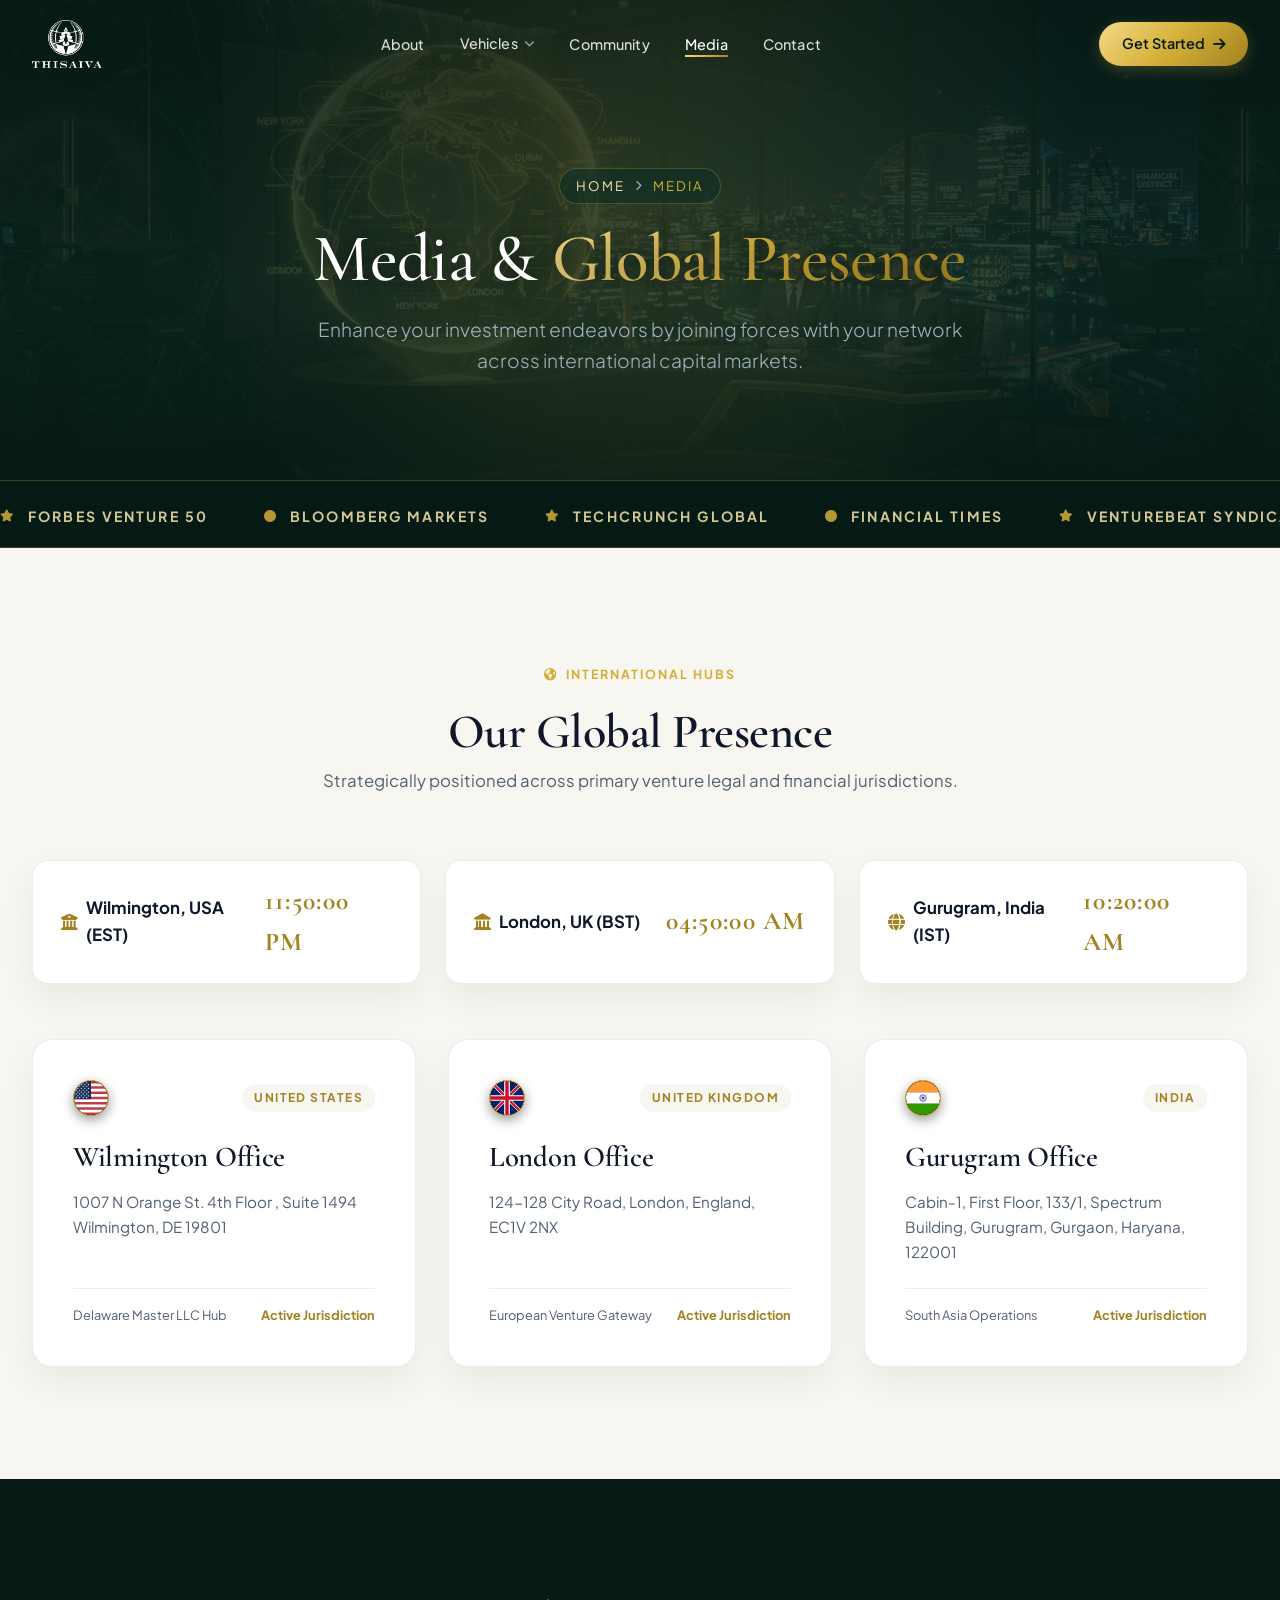
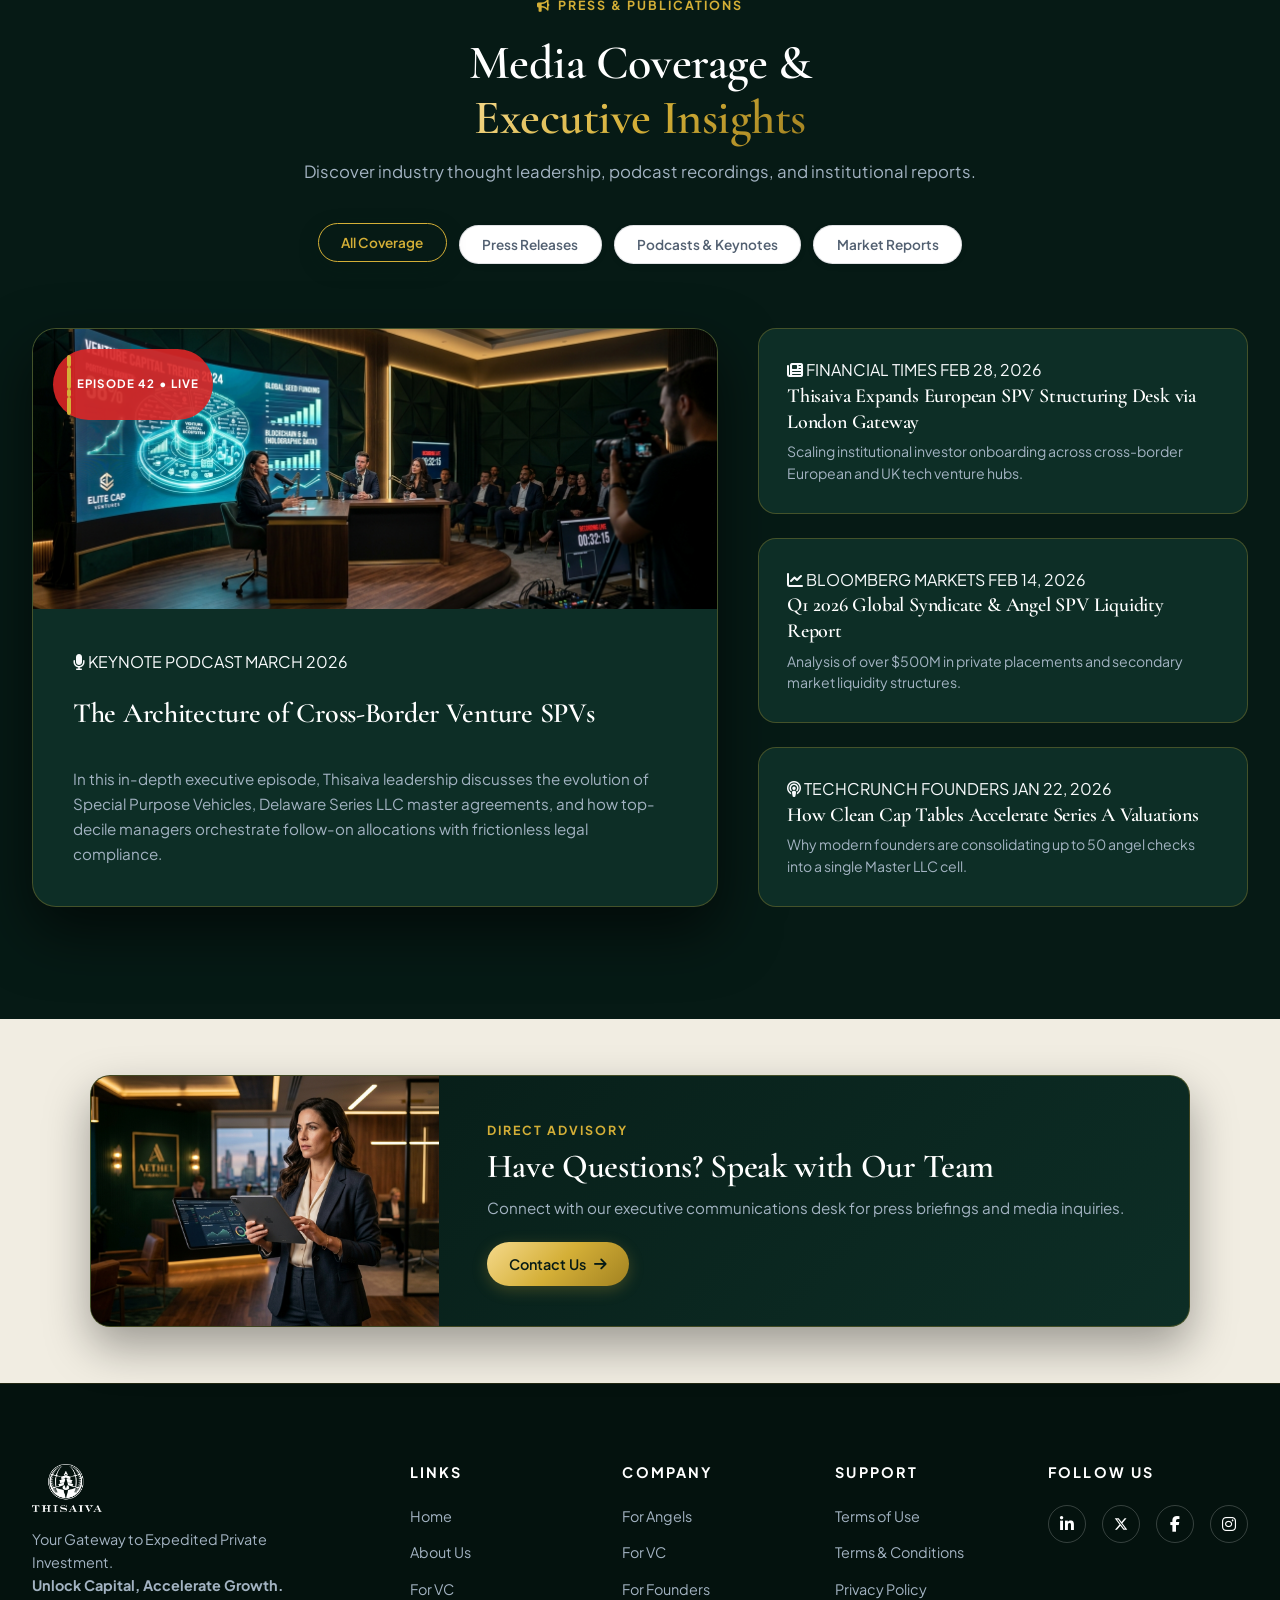
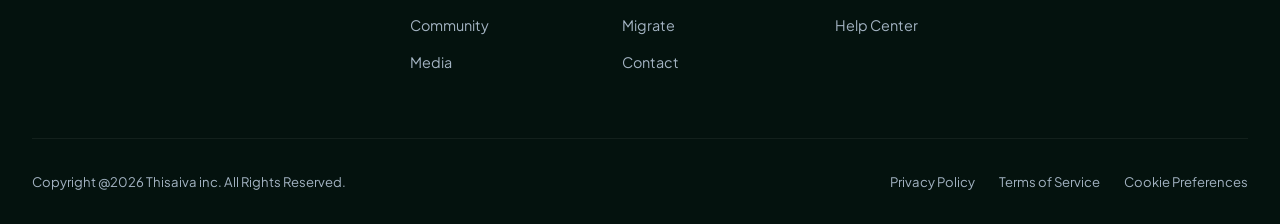
<file: media.html>
<!DOCTYPE html>
<html lang="en">
<head>
  <meta charset="UTF-8">
  <meta name="viewport" content="width=device-width, initial-scale=1.0">
  <meta name="robots" content="index, follow">
  
  <!-- Primary SEO Meta Tags -->
  <title>Media & Global Presence | Thisaiva — International Venture Infrastructure</title>
  <meta name="title" content="Media & Global Presence | Thisaiva — International Venture Infrastructure">
  <meta name="description" content="Explore Thisaiva's global presence across the USA, UK, and India, and discover our latest press releases, executive keynotes, and media publications.">
  <meta name="keywords" content="Thisaiva Media, Global Presence, Venture Capital Press, Wilmington Delaware SPV, London UK Fund Office, Gurugram India Tech Hub">
  <link rel="canonical" href="https://thisaiva.com/media.html">

  <!-- Open Graph / Facebook -->
  <meta property="og:type" content="website">
  <meta property="og:url" content="https://thisaiva.com/media.html">
  <meta property="og:title" content="Media & Global Presence | Thisaiva — International Venture Infrastructure">
  <meta property="og:description" content="Explore Thisaiva's global presence across the USA, UK, and India, and discover our latest media coverage.">
  <meta property="og:image" content="assets/media_hero_bg.jpg">

  <!-- Twitter Card -->
  <meta name="twitter:card" content="summary_large_image">
  <meta name="twitter:url" content="https://thisaiva.com/media.html">
  <meta name="twitter:title" content="Media & Global Presence | Thisaiva — International Venture Infrastructure">
  <meta name="twitter:description" content="Explore Thisaiva's global presence across the USA, UK, and India, and discover our latest media coverage.">
  <meta name="twitter:image" content="assets/media_hero_bg.jpg">

  <!-- Structured Data JSON-LD (WebPage + BreadcrumbList) -->
  <script type="application/ld+json">
  {
    "@context": "https://schema.org",
    "@graph": [
      {
        "@type": "WebPage",
        "@id": "https://thisaiva.com/media.html",
        "url": "https://thisaiva.com/media.html",
        "name": "Media & Global Presence | Thisaiva",
        "isPartOf": {
          "@type": "WebSite",
          "@id": "https://thisaiva.com/#website",
          "name": "Thisaiva",
          "url": "https://thisaiva.com/"
        },
        "description": "Explore Thisaiva's global presence across the USA, UK, and India, and discover our latest press releases and media coverage."
      },
      {
        "@type": "BreadcrumbList",
        "@id": "https://thisaiva.com/media.html#breadcrumb",
        "itemListElement": [
          {
            "@type": "ListItem",
            "position": 1,
            "name": "Home",
            "item": "https://thisaiva.com/index.html"
          },
          {
            "@type": "ListItem",
            "position": 2,
            "name": "Media",
            "item": "https://thisaiva.com/media.html"
          }
        ]
      }
    ]
  }
  </script>

  <!-- Preconnect & Fonts -->
  <link rel="preconnect" href="https://fonts.googleapis.com">
  <link rel="preconnect" href="https://fonts.gstatic.com" crossorigin>
  <link rel="stylesheet" href="https://cdnjs.cloudflare.com/ajax/libs/font-awesome/6.4.0/css/all.min.css">

  <!-- Stylesheet -->
  <link rel="stylesheet" href="styles.css">
</head>
<body>

  <!-- NAVIGATION BAR -->
  <nav class="navbar" id="navbar">
    <div class="container nav-container">
      <a href="index.html" class="logo" aria-label="Thisaiva Home">
        <img src="assets/logo_dark.png" alt="Thisaiva Logo" class="logo-img" height="48" style="max-height: 48px; width: auto;">
      </a>

      <ul class="nav-links" id="navLinks">
        <li><a href="about.html">About</a></li>
        <li class="nav-dropdown">
          <a href="for-vc.html" class="dropdown-trigger">
            Vehicles <i class="fa-solid fa-chevron-down nav-chevron"></i>
          </a>
          <div class="dropdown-menu">
            <a href="for-angels.html" class="dropdown-item">
              <div class="drop-icon"><i class="fa-solid fa-user-astronaut"></i></div>
              <div>
                <strong class="drop-title">For Angels</strong>
                <span class="drop-sub">Syndicates & Private Clubs</span>
              </div>
            </a>
            <a href="for-vc.html" class="dropdown-item">
              <div class="drop-icon"><i class="fa-solid fa-building-columns"></i></div>
              <div>
                <strong class="drop-title">For VC Funds</strong>
                <span class="drop-sub">Master LLC & Offshore Vehicles</span>
              </div>
            </a>
            <a href="for-founders.html" class="dropdown-item">
              <div class="drop-icon"><i class="fa-solid fa-rocket"></i></div>
              <div>
                <strong class="drop-title">For Founders</strong>
                <span class="drop-sub">Cap Table & Investor Rollups</span>
              </div>
            </a>
            <a href="migrate.html" class="dropdown-item">
              <div class="drop-icon"><i class="fa-solid fa-arrow-right-arrow-left"></i></div>
              <div>
                <strong class="drop-title">Migrate SPVs</strong>
                <span class="drop-sub">Seamless Entity Transition</span>
              </div>
            </a>
          </div>
        </li>
        <li><a href="community.html">Community</a></li>
        <li><a href="media.html" class="active">Media</a></li>
        <li><a href="contact.html">Contact</a></li>
      </ul>

      <div class="nav-actions">
        <a href="contact.html" class="btn-gold" id="getStartedBtn">
          Get Started <i class="fa-solid fa-arrow-right"></i>
        </a>
        <button class="hamburger" id="hamburgerBtn" aria-label="Toggle Navigation">
          <i class="fa-solid fa-bars"></i>
        </button>
      </div>
    </div>
  </nav>

  <!-- INNER HERO BANNER -->
  <header class="inner-hero" style="background-image: url('assets/media_hero_bg.jpg');">
    <div class="container inner-hero-container scroll-reveal">
      <div class="inner-breadcrumb">
        <a href="index.html">Home</a>
        <i class="fa-solid fa-chevron-right" style="font-size: 0.65rem;"></i>
        <span>Media</span>
      </div>
      <h1 class="inner-hero-title">
        Media & <span class="gold-text">Global Presence</span>
      </h1>
      <p class="inner-hero-subtitle">
        Enhance your investment endeavors by joining forces with your network across international capital markets.
      </p>
    </div>
  </header>

  <!-- INFINITE PRESS MARQUEE TICKER -->
  <div class="media-marquee-section" aria-label="Press Mentions Ticker">
    <div class="marquee-track">
      <span class="marquee-item"><i class="fa-solid fa-star"></i> Forbes Venture 50</span>
      <span class="marquee-item"><i class="fa-solid fa-circle"></i> Bloomberg Markets</span>
      <span class="marquee-item"><i class="fa-solid fa-star"></i> TechCrunch Global</span>
      <span class="marquee-item"><i class="fa-solid fa-circle"></i> Financial Times</span>
      <span class="marquee-item"><i class="fa-solid fa-star"></i> VentureBeat Syndicate</span>
      <span class="marquee-item"><i class="fa-solid fa-circle"></i> Wall Street Journal Pro VC</span>
      <!-- Duplicate for seamless infinite loop -->
      <span class="marquee-item"><i class="fa-solid fa-star"></i> Forbes Venture 50</span>
      <span class="marquee-item"><i class="fa-solid fa-circle"></i> Bloomberg Markets</span>
      <span class="marquee-item"><i class="fa-solid fa-star"></i> TechCrunch Global</span>
      <span class="marquee-item"><i class="fa-solid fa-circle"></i> Financial Times</span>
      <span class="marquee-item"><i class="fa-solid fa-star"></i> VentureBeat Syndicate</span>
      <span class="marquee-item"><i class="fa-solid fa-circle"></i> Wall Street Journal Pro VC</span>
    </div>
  </div>

  <main>
    <!-- SECTION 1: OUR GLOBAL PRESENCE & REAL-TIME FINANCIAL HUB CLOCKS -->
    <section class="global-presence-section">
      <div class="container">
        
        <div class="section-header scroll-reveal">
          <span class="section-eyebrow"><i class="fa-solid fa-earth-americas"></i> INTERNATIONAL HUBS</span>
          <h2>Our Global Presence</h2>
          <p style="color: var(--text-dark-muted); margin-top: 0.5rem; font-size: 1.05rem;">
            Strategically positioned across primary venture legal and financial jurisdictions.
          </p>
        </div>

        <!-- Real-Time Clocks Bar -->
        <div class="world-clocks-bar scroll-reveal">
          
          <!-- Clock 1: USA -->
          <div class="clock-card">
            <div>
              <div class="clock-city-name">
                <i class="fa-solid fa-building-columns" style="color:var(--gold-dark);"></i> Wilmington, USA (EST)
              </div>
            </div>
            <div class="clock-time-display" id="clockWilmington">--:--:--</div>
          </div>

          <!-- Clock 2: UK -->
          <div class="clock-card">
            <div>
              <div class="clock-city-name">
                <i class="fa-solid fa-landmark" style="color:var(--gold-dark);"></i> London, UK (BST)
              </div>
            </div>
            <div class="clock-time-display" id="clockLondon">--:--:--</div>
          </div>

          <!-- Clock 3: India -->
          <div class="clock-card">
            <div>
              <div class="clock-city-name">
                <i class="fa-solid fa-globe" style="color:var(--gold-dark);"></i> Gurugram, India (IST)
              </div>
            </div>
            <div class="clock-time-display" id="clockGurugram">--:--:--</div>
          </div>

        </div>

        <!-- Official Office Hub Cards -->
        <div class="global-locations-grid">
          
          <!-- Hub 1: USA -->
          <div class="location-hub-card scroll-reveal delay-1">
            <div>
              <div class="hub-card-header">
                <div class="country-flag-icon">
                  <img src="assets/flags/us.svg" alt="United States Flag" width="36" height="36">
                </div>
                <span class="hub-country-tag">United States</span>
              </div>
              <h3>Wilmington Office</h3>
              <p class="hub-address-text">
                1007 N Orange St. 4th Floor , Suite 1494 Wilmington, DE 19801
              </p>
            </div>
            <div class="hub-footer-meta">
              <span>Delaware Master LLC Hub</span>
              <strong style="color: var(--gold-dark);">Active Jurisdiction</strong>
            </div>
          </div>

          <!-- Hub 2: UK -->
          <div class="location-hub-card scroll-reveal delay-2">
            <div>
              <div class="hub-card-header">
                <div class="country-flag-icon">
                  <img src="assets/flags/gb.svg" alt="United Kingdom Flag" width="36" height="36">
                </div>
                <span class="hub-country-tag">United Kingdom</span>
              </div>
              <h3>London Office</h3>
              <p class="hub-address-text">
                124-128 City Road, London, England, EC1V 2NX
              </p>
            </div>
            <div class="hub-footer-meta">
              <span>European Venture Gateway</span>
              <strong style="color: var(--gold-dark);">Active Jurisdiction</strong>
            </div>
          </div>

          <!-- Hub 3: India -->
          <div class="location-hub-card scroll-reveal delay-3">
            <div>
              <div class="hub-card-header">
                <div class="country-flag-icon">
                  <img src="assets/flags/in.svg" alt="India Flag" width="36" height="36">
                </div>
                <span class="hub-country-tag">India</span>
              </div>
              <h3>Gurugram Office</h3>
              <p class="hub-address-text">
                Cabin-1, First Floor, 133/1, Spectrum Building, Gurugram, Gurgaon, Haryana, 122001
              </p>
            </div>
            <div class="hub-footer-meta">
              <span>South Asia Operations</span>
              <strong style="color: var(--gold-dark);">Active Jurisdiction</strong>
            </div>
          </div>

        </div>

      </div>
    </section>

    <!-- SECTION 2: INTERACTIVE PRESS & MEDIA BENTO-GRID -->
    <section class="media-bento-section">
      <div class="container">
        
        <div class="section-header scroll-reveal">
          <span class="section-eyebrow"><i class="fa-solid fa-bullhorn"></i> PRESS & PUBLICATIONS</span>
          <h2 style="color: #ffffff;">
            Media Coverage & <span class="gold-text">Executive Insights</span>
          </h2>
          <p style="color: var(--text-light-muted); margin-top: 0.75rem; font-size: 1.05rem;">
            Discover industry thought leadership, podcast recordings, and institutional reports.
          </p>

          <!-- Interactive Filter Tabs -->
          <div class="media-filter-bar">
            <button class="filter-pill active media-filter-btn" data-filter="all">All Coverage</button>
            <button class="filter-pill media-filter-btn" data-filter="press">Press Releases</button>
            <button class="filter-pill media-filter-btn" data-filter="podcast">Podcasts & Keynotes</button>
            <button class="filter-pill media-filter-btn" data-filter="report">Market Reports</button>
          </div>
        </div>

        <div class="media-bento-grid scroll-reveal">
          
          <!-- Left: Main Spotlight -->
          <div class="media-spotlight-card">
            
            <div class="spotlight-media-frame">
              <img src="assets/press_spotlight.jpg" alt="Executive Keynote & VC Podcast Interview" width="700" height="320" loading="lazy">
              <div class="spotlight-live-pill">
                <div class="audio-eq-bars">
                  <div class="eq-line"></div>
                  <div class="eq-line"></div>
                  <div class="eq-line"></div>
                  <div class="eq-line"></div>
                </div>
                <span>EPISODE 42 &bull; LIVE</span>
              </div>
            </div>

            <div class="spotlight-body">
              <div class="spotlight-meta-top">
                <span class="spotlight-category"><i class="fa-solid fa-microphone"></i> KEYNOTE PODCAST</span>
                <span class="spotlight-date">MARCH 2026</span>
              </div>
              <h3>The Architecture of Cross-Border Venture SPVs</h3>
              <p>
                In this in-depth executive episode, Thisaiva leadership discusses the evolution of Special Purpose Vehicles, Delaware Series LLC master agreements, and how top-decile managers orchestrate follow-on allocations with frictionless legal compliance.
              </p>
            </div>

          </div>

          <!-- Right: Press Articles Feed -->
          <div class="press-feed-column">
            
            <!-- Article 1 -->
            <article class="press-article-item" data-category="press">
              <div class="press-source-row">
                <span class="press-outlet"><i class="fa-solid fa-newspaper"></i> FINANCIAL TIMES</span>
                <span class="press-date">FEB 28, 2026</span>
              </div>
              <h4>Thisaiva Expands European SPV Structuring Desk via London Gateway</h4>
              <p>Scaling institutional investor onboarding across cross-border European and UK tech venture hubs.</p>
            </article>

            <!-- Article 2 -->
            <article class="press-article-item" data-category="report">
              <div class="press-source-row">
                <span class="press-outlet"><i class="fa-solid fa-chart-line"></i> BLOOMBERG MARKETS</span>
                <span class="press-date">FEB 14, 2026</span>
              </div>
              <h4>Q1 2026 Global Syndicate & Angel SPV Liquidity Report</h4>
              <p>Analysis of over $500M in private placements and secondary market liquidity structures.</p>
            </article>

            <!-- Article 3 -->
            <article class="press-article-item" data-category="podcast">
              <div class="press-source-row">
                <span class="press-outlet"><i class="fa-solid fa-podcast"></i> TECHCRUNCH FOUNDERS</span>
                <span class="press-date">JAN 22, 2026</span>
              </div>
              <h4>How Clean Cap Tables Accelerate Series A Valuations</h4>
              <p>Why modern founders are consolidating up to 50 angel checks into a single Master LLC cell.</p>
            </article>

          </div>

        </div>

      </div>
    </section>

    <!-- SECTION 3: WANT TO CHAT CTA BANNER -->
    <section class="cta-banner-section">
      <div class="container">
        <div class="cta-banner-card scroll-reveal">
          
          <div class="cta-img-wrapper">
            <img src="assets/cta_investor_woman.jpg" alt="Connect with Thisaiva Global Media Team" width="480" height="320" loading="lazy">
          </div>

          <div class="cta-content">
            <span class="section-eyebrow">DIRECT ADVISORY</span>
            <h2>Have Questions? Speak with Our Team</h2>
            <p>
              Connect with our executive communications desk for press briefings and media inquiries.
            </p>
            <a href="contact.html" class="btn-gold">
              Contact Us <i class="fa-solid fa-arrow-right"></i>
            </a>
          </div>

        </div>
      </div>
    </section>
  </main>

  <!-- FOOTER -->
  <footer class="footer">
    <div class="container">
      <div class="footer-grid">
        
        <!-- Brand Col -->
        <div class="footer-brand">
          <div class="logo" style="margin-bottom: 1rem;">
            <img src="assets/logo_dark.png" alt="Thisaiva Logo" class="logo-img footer-logo-img" height="54" style="max-height: 54px; width: auto;">
          </div>
          <p>
            Your Gateway to Expedited Private Investment.<br>
            <strong>Unlock Capital, Accelerate Growth.</strong>
          </p>
        </div>

        <!-- Links -->
        <div class="footer-col">
          <h4>Links</h4>
          <ul>
            <li><a href="index.html">Home</a></li>
            <li><a href="about.html">About Us</a></li>
            <li><a href="for-vc.html">For VC</a></li>
            <li><a href="community.html">Community</a></li>
            <li><a href="media.html">Media</a></li>
          </ul>
        </div>

        <!-- Company -->
        <div class="footer-col">
          <h4>Company</h4>
          <ul>
            <li><a href="for-angels.html">For Angels</a></li>
            <li><a href="for-vc.html">For VC</a></li>
            <li><a href="for-founders.html">For Founders</a></li>
            <li><a href="migrate.html">Migrate</a></li>
            <li><a href="contact.html">Contact</a></li>
          </ul>
        </div>

        <!-- Support -->
        <div class="footer-col">
          <h4>Support</h4>
          <ul>
            <li><a href="contact.html">Terms of Use</a></li>
            <li><a href="contact.html">Terms & Conditions</a></li>
            <li><a href="contact.html">Privacy Policy</a></li>
            <li><a href="contact.html">Help Center</a></li>
          </ul>
        </div>

        <!-- Social -->
        <div class="footer-col">
          <h4>Follow Us</h4>
          <div class="social-links">
            <a href="#" class="social-icon" aria-label="LinkedIn"><i class="fa-brands fa-linkedin-in"></i></a>
            <a href="#" class="social-icon" aria-label="X / Twitter">
              <svg viewBox="0 0 24 24" width="14" height="14" fill="currentColor"><path d="M18.244 2.25h3.308l-7.227 8.26 8.502 11.24H16.17l-5.214-6.817L4.99 21.75H1.68l7.73-8.835L1.254 2.25H8.08l4.713 6.231zm-1.161 17.52h1.833L7.084 4.126H5.117z"/></svg>
            </a>
            <a href="#" class="social-icon" aria-label="Facebook"><i class="fa-brands fa-facebook-f"></i></a>
            <a href="#" class="social-icon" aria-label="Instagram"><i class="fa-brands fa-instagram"></i></a>
          </div>
        </div>

      </div>

      <div class="footer-bottom">
        <div>Copyright @2026 Thisaiva inc. All Rights Reserved.</div>
        <div style="display:flex; gap:1.5rem;">
          <a href="contact.html">Privacy Policy</a>
          <a href="contact.html">Terms of Service</a>
          <a href="contact.html">Cookie Preferences</a>
        </div>
      </div>
    </div>
  </footer>

  <!-- TOAST NOTIFICATION -->
  <div class="toast-notification" id="toastNotification">
    <i class="fa-solid fa-circle-check" style="color: var(--gold-primary); font-size: 1.25rem;"></i>
    <span id="toastMessage">Your request has been received successfully!</span>
  </div>

  <!-- JavaScript -->
  <script src="script.js" defer></script>
</body>
</html>
</file>
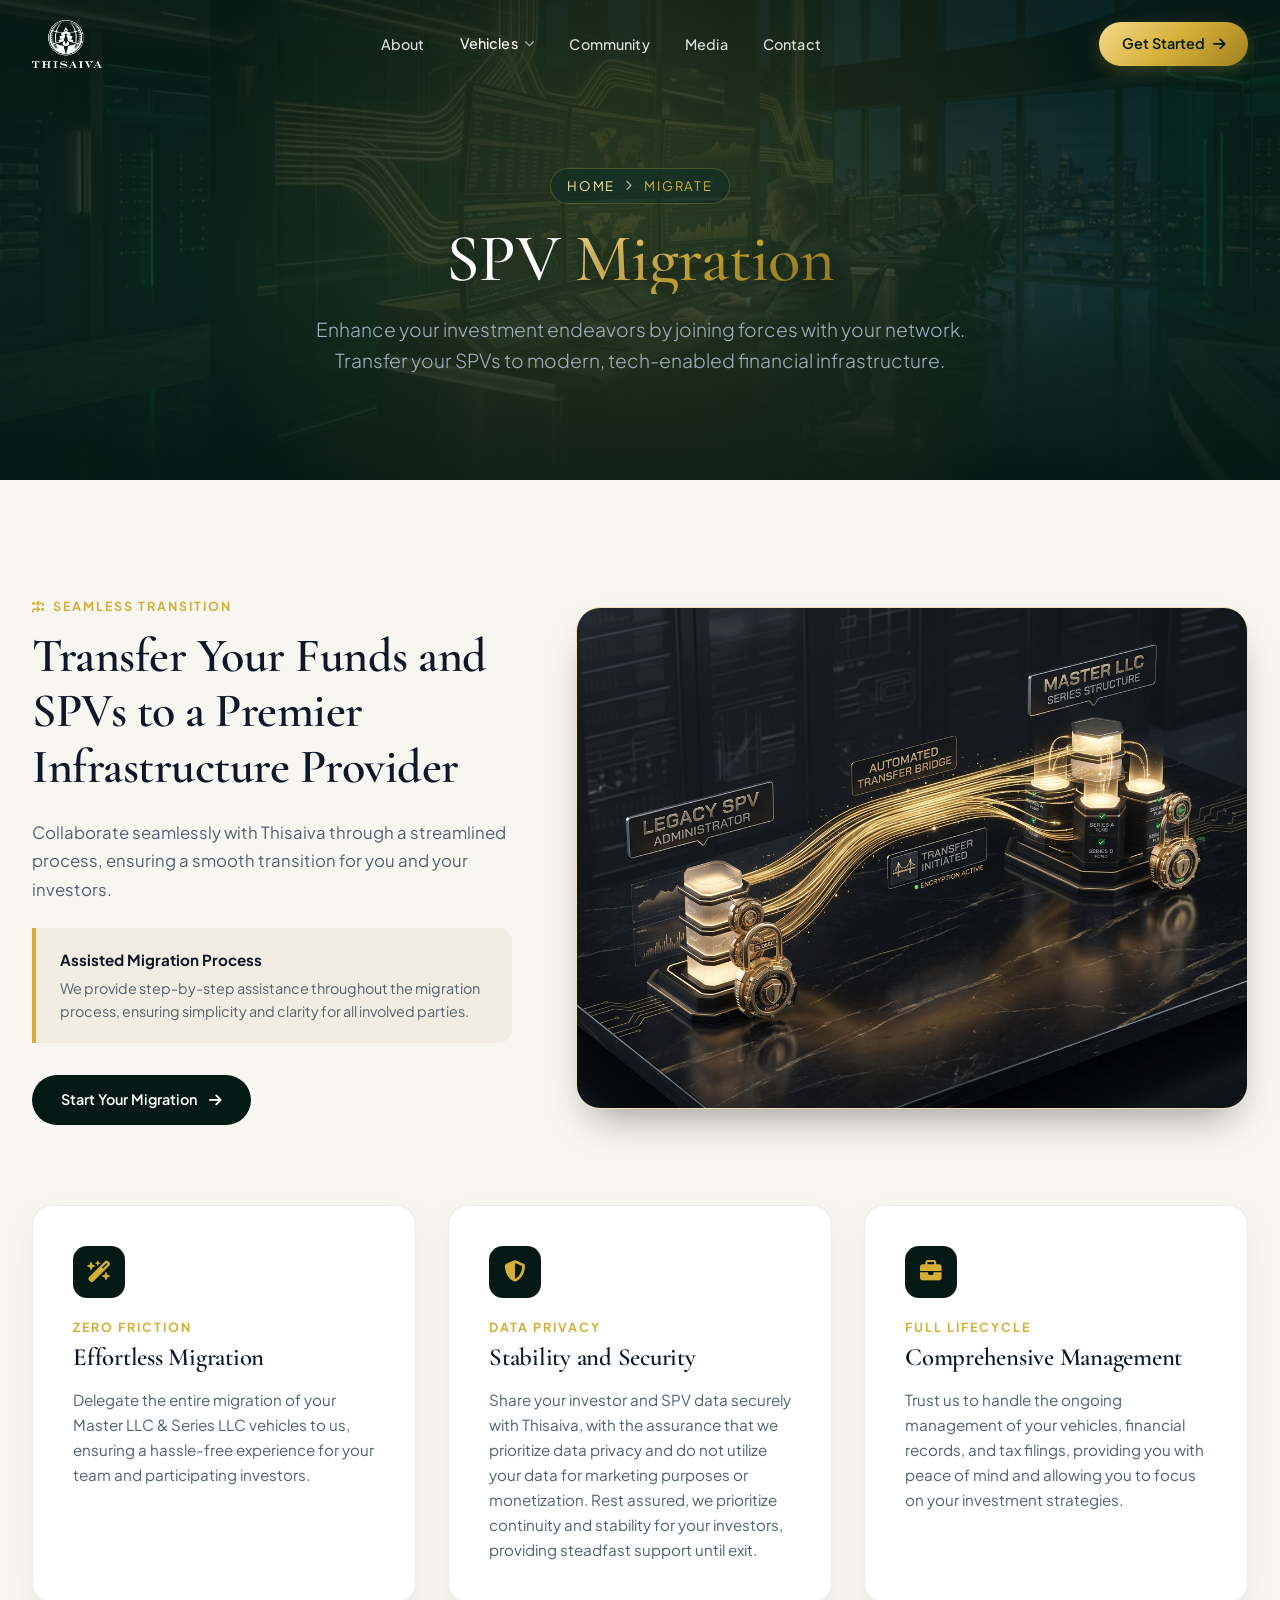
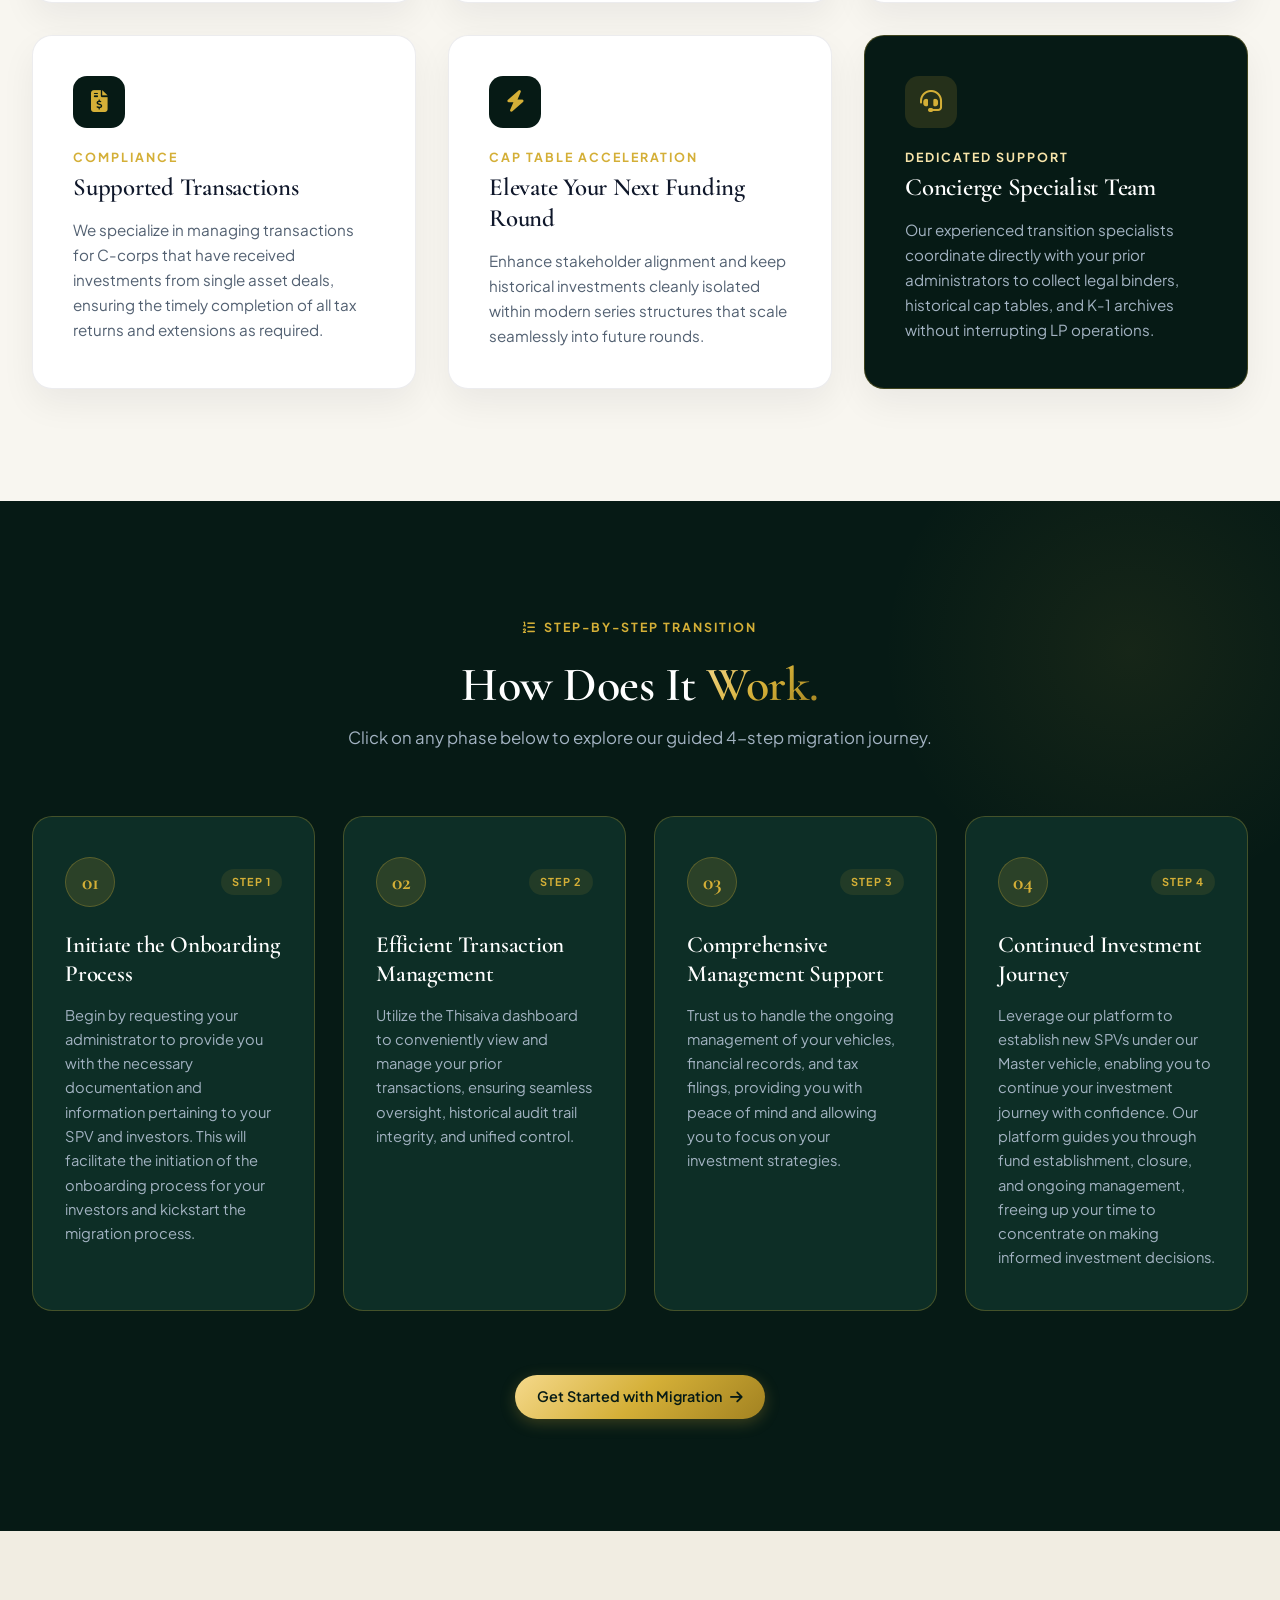
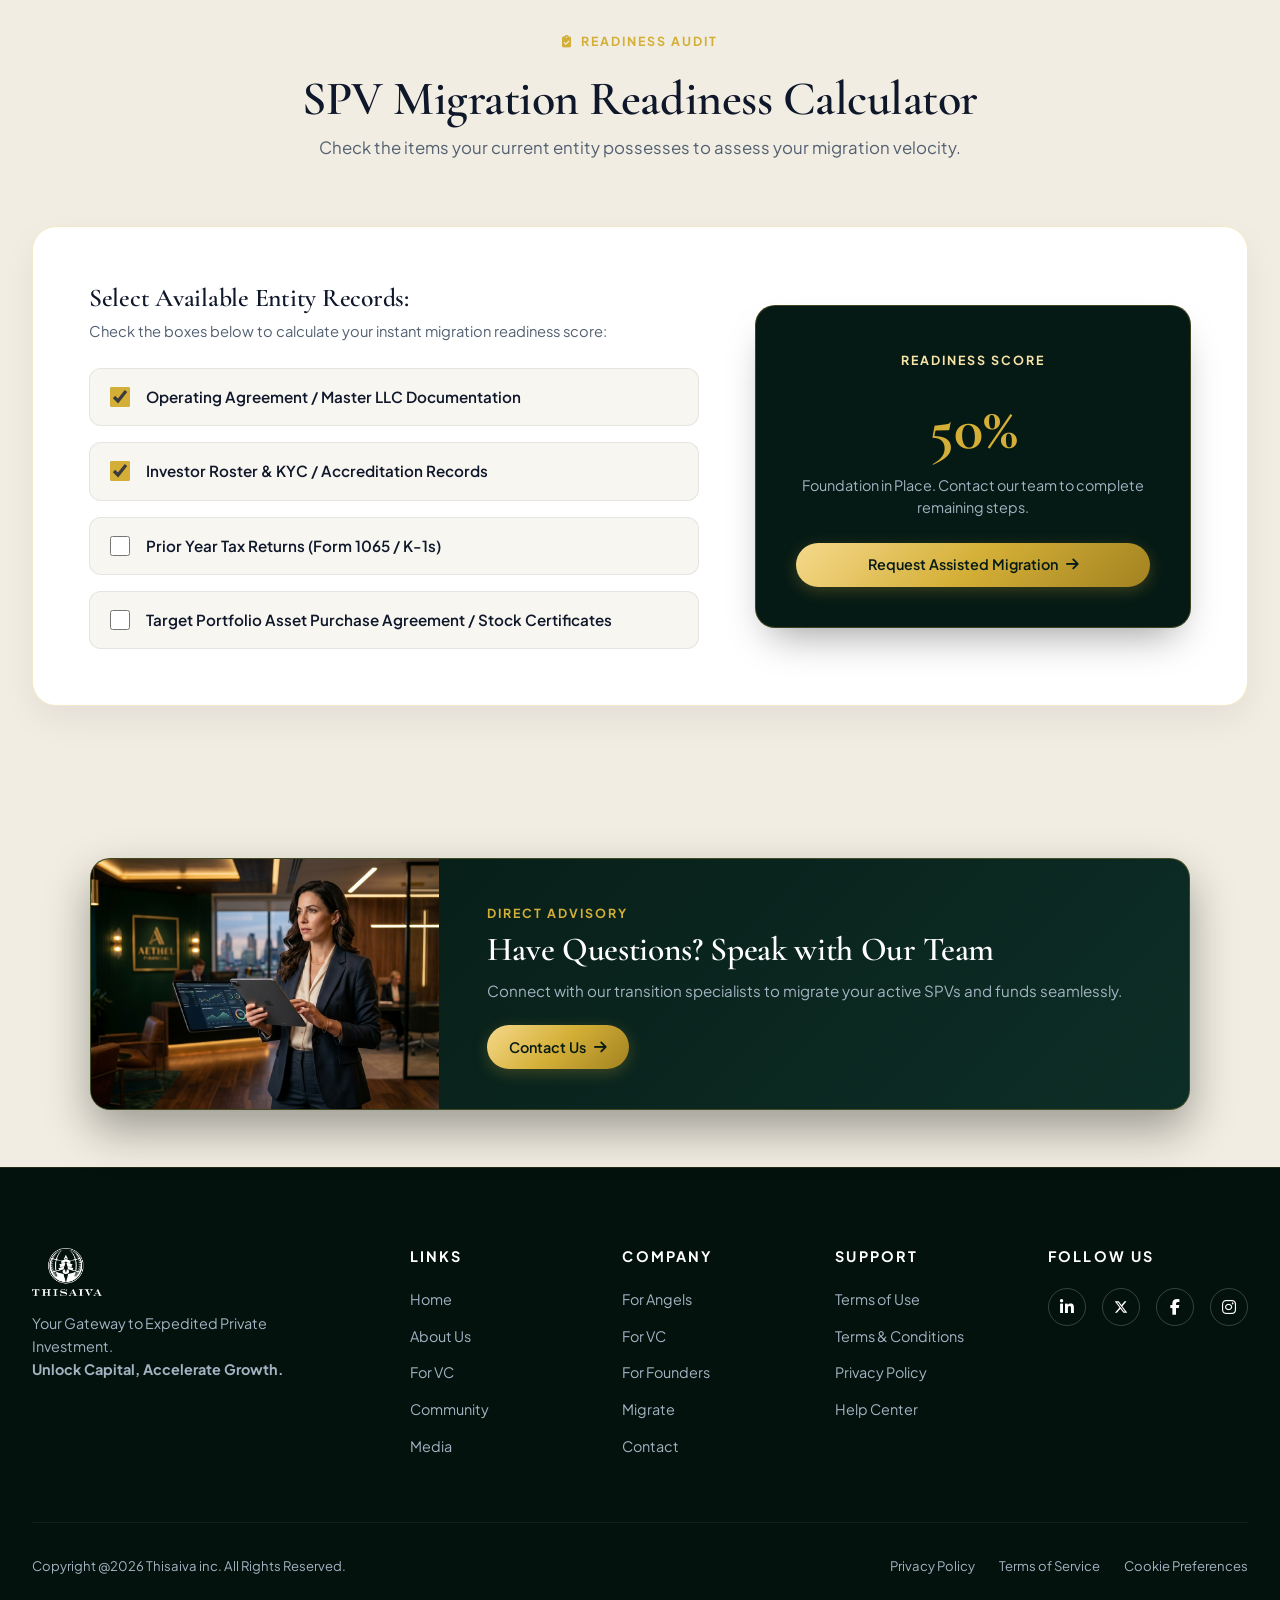
<file: migrate.html>
<!DOCTYPE html>
<html lang="en">
<head>
  <meta charset="UTF-8">
  <meta name="viewport" content="width=device-width, initial-scale=1.0">
  <meta name="robots" content="index, follow">
  
  <!-- Primary SEO Meta Tags -->
  <title>SPV Migration | Thisaiva — Transfer Funds & SPVs to Modern Master/Series LLC</title>
  <meta name="title" content="SPV Migration | Thisaiva — Transfer Funds & SPVs to Modern Master/Series LLC">
  <meta name="description" content="Transfer your funds and SPVs to a premier financial infrastructure provider. Seamless assisted migration, data privacy, comprehensive management, and ongoing tax filings.">
  <meta name="keywords" content="SPV Migration, Transfer SPV, Master LLC Migration, Series LLC Transition, Fund Administration Transfer, C-Corp SPV Management, Tax Returns">
  <link rel="canonical" href="https://thisaiva.com/migrate.html">

  <!-- Open Graph / Facebook -->
  <meta property="og:type" content="website">
  <meta property="og:url" content="https://thisaiva.com/migrate.html">
  <meta property="og:title" content="SPV Migration | Thisaiva — Transfer Funds & SPVs to Modern Master/Series LLC">
  <meta property="og:description" content="Transfer your funds and SPVs to a premier financial infrastructure provider. Seamless assisted migration and data security.">
  <meta property="og:image" content="assets/migrate_hero_bg.jpg">

  <!-- Twitter Card -->
  <meta name="twitter:card" content="summary_large_image">
  <meta name="twitter:url" content="https://thisaiva.com/migrate.html">
  <meta name="twitter:title" content="SPV Migration | Thisaiva — Transfer Funds & SPVs to Modern Master/Series LLC">
  <meta name="twitter:description" content="Transfer your funds and SPVs to a premier financial infrastructure provider. Seamless assisted migration and data security.">
  <meta name="twitter:image" content="assets/migrate_hero_bg.jpg">

  <!-- Structured Data JSON-LD (WebPage + BreadcrumbList) -->
  <script type="application/ld+json">
  {
    "@context": "https://schema.org",
    "@graph": [
      {
        "@type": "WebPage",
        "@id": "https://thisaiva.com/migrate.html",
        "url": "https://thisaiva.com/migrate.html",
        "name": "SPV Migration | Thisaiva",
        "isPartOf": {
          "@type": "WebSite",
          "@id": "https://thisaiva.com/#website",
          "name": "Thisaiva",
          "url": "https://thisaiva.com/"
        },
        "description": "Transfer your funds and SPVs to a premier financial infrastructure provider. Seamless assisted migration, data privacy, and comprehensive tax management."
      },
      {
        "@type": "BreadcrumbList",
        "@id": "https://thisaiva.com/migrate.html#breadcrumb",
        "itemListElement": [
          {
            "@type": "ListItem",
            "position": 1,
            "name": "Home",
            "item": "https://thisaiva.com/index.html"
          },
          {
            "@type": "ListItem",
            "position": 2,
            "name": "Migrate",
            "item": "https://thisaiva.com/migrate.html"
          }
        ]
      }
    ]
  }
  </script>

  <!-- Preconnect & Fonts -->
  <link rel="preconnect" href="https://fonts.googleapis.com">
  <link rel="preconnect" href="https://fonts.gstatic.com" crossorigin>
  <link rel="stylesheet" href="https://cdnjs.cloudflare.com/ajax/libs/font-awesome/6.4.0/css/all.min.css">

  <!-- Stylesheet -->
  <link rel="stylesheet" href="styles.css">
</head>
<body>

  <!-- NAVIGATION BAR -->
  <nav class="navbar" id="navbar">
    <div class="container nav-container">
      <a href="index.html" class="logo" aria-label="Thisaiva Home">
        <img src="assets/logo_dark.png" alt="Thisaiva Logo" class="logo-img" height="48" style="max-height: 48px; width: auto;">
      </a>

      <ul class="nav-links" id="navLinks">
        <li><a href="about.html">About</a></li>
        <li class="nav-dropdown">
          <a href="for-vc.html" class="dropdown-trigger" style="color: #ffffff;">
            Vehicles <i class="fa-solid fa-chevron-down nav-chevron"></i>
          </a>
          <div class="dropdown-menu">
            <a href="for-angels.html" class="dropdown-item">
              <div class="drop-icon"><i class="fa-solid fa-user-astronaut"></i></div>
              <div>
                <strong class="drop-title">For Angels</strong>
                <span class="drop-sub">Syndicates & Private Clubs</span>
              </div>
            </a>
            <a href="for-vc.html" class="dropdown-item">
              <div class="drop-icon"><i class="fa-solid fa-building-columns"></i></div>
              <div>
                <strong class="drop-title">For VC Funds</strong>
                <span class="drop-sub">Master LLC & Offshore Vehicles</span>
              </div>
            </a>
            <a href="for-founders.html" class="dropdown-item">
              <div class="drop-icon"><i class="fa-solid fa-rocket"></i></div>
              <div>
                <strong class="drop-title">For Founders</strong>
                <span class="drop-sub">Cap Table & Investor Rollups</span>
              </div>
            </a>
            <a href="migrate.html" class="dropdown-item" style="background: rgba(212, 175, 55, 0.12);">
              <div class="drop-icon" style="background: var(--gold-gradient); color: var(--bg-dark);"><i class="fa-solid fa-arrow-right-arrow-left"></i></div>
              <div>
                <strong class="drop-title" style="color: var(--gold-primary);">Migrate SPVs</strong>
                <span class="drop-sub">Seamless Entity Transition</span>
              </div>
            </a>
          </div>
        </li>
        <li><a href="community.html">Community</a></li>
        <li><a href="media.html">Media</a></li>
        <li><a href="contact.html">Contact</a></li>
      </ul>

      <div class="nav-actions">
        <a href="contact.html" class="btn-gold" id="getStartedBtn">
          Get Started <i class="fa-solid fa-arrow-right"></i>
        </a>
        <button class="hamburger" id="hamburgerBtn" aria-label="Toggle Navigation">
          <i class="fa-solid fa-bars"></i>
        </button>
      </div>
    </div>
  </nav>

  <!-- INNER HERO BANNER -->
  <header class="inner-hero" style="background-image: url('assets/migrate_hero_bg.jpg');">
    <div class="container inner-hero-container scroll-reveal">
      <div class="inner-breadcrumb">
        <a href="index.html">Home</a>
        <i class="fa-solid fa-chevron-right" style="font-size: 0.65rem;"></i>
        <span>Migrate</span>
      </div>
      <h1 class="inner-hero-title">
        SPV <span class="gold-text">Migration</span>
      </h1>
      <p class="inner-hero-subtitle">
        Enhance your investment endeavors by joining forces with your network. Transfer your SPVs to modern, tech-enabled financial infrastructure.
      </p>
    </div>
  </header>

  <main>
    <!-- SECTION 1: SPV MIGRATION OVERVIEW & TRANSFER PIPELINE -->
    <section class="migrate-overview-section">
      <div class="container">
        
        <!-- Top Grid -->
        <div class="migrate-top-grid">
          
          <!-- Text Left -->
          <div class="scroll-reveal-left">
            <span class="section-eyebrow"><i class="fa-solid fa-arrows-turn-to-dots"></i> SEAMLESS TRANSITION</span>
            <h2 style="font-size: 3rem; color: var(--text-dark); margin-bottom: 1.5rem; line-height: 1.15;">
              Transfer Your Funds and SPVs to a Premier Infrastructure Provider
            </h2>
            <p style="font-size: 1.05rem; color: var(--text-dark-muted); line-height: 1.7; margin-bottom: 1.5rem;">
              Collaborate seamlessly with Thisaiva through a streamlined process, ensuring a smooth transition for you and your investors.
            </p>
            
            <div style="background: var(--bg-cream-alt); border-left: 4px solid var(--gold-primary); padding: 1.25rem 1.5rem; border-radius: 0 14px 14px 0; margin-bottom: 2rem;">
              <strong style="display:block; font-size:0.95rem; color:var(--text-dark); margin-bottom:0.25rem;">
                Assisted Migration Process
              </strong>
              <p style="font-size:0.9rem; color:var(--text-dark-muted); margin-bottom:0; line-height:1.6;">
                We provide step-by-step assistance throughout the migration process, ensuring simplicity and clarity for all involved parties.
              </p>
            </div>

            <a href="contact.html" class="btn-dark">
              Start Your Migration <i class="fa-solid fa-arrow-right"></i>
            </a>
          </div>

          <!-- Graphic Right: Automated Transfer Bridge -->
          <div class="scroll-reveal-right">
            <div class="migrate-pipeline-card">
              <img src="assets/migrate_pipeline.jpg" alt="Automated SPV Transfer Bridge from Legacy Administrator to Master LLC" width="600" height="450" loading="eager">
            </div>
          </div>

        </div>

        <!-- 6 Feature / Security Pillars Grid -->
        <div class="migrate-pillars-grid">
          
          <!-- Pillar 1 -->
          <div class="migrate-feature-card scroll-reveal delay-1">
            <div class="migrate-icon-box">
              <i class="fa-solid fa-wand-magic-sparkles"></i>
            </div>
            <span class="section-eyebrow" style="margin-bottom:0.25rem;">ZERO FRICTION</span>
            <h3>Effortless Migration</h3>
            <p>
              Delegate the entire migration of your Master LLC & Series LLC vehicles to us, ensuring a hassle-free experience for your team and participating investors.
            </p>
          </div>

          <!-- Pillar 2 -->
          <div class="migrate-feature-card scroll-reveal delay-2">
            <div class="migrate-icon-box">
              <i class="fa-solid fa-shield-halved"></i>
            </div>
            <span class="section-eyebrow" style="margin-bottom:0.25rem;">DATA PRIVACY</span>
            <h3>Stability and Security</h3>
            <p>
              Share your investor and SPV data securely with Thisaiva, with the assurance that we prioritize data privacy and do not utilize your data for marketing purposes or monetization. Rest assured, we prioritize continuity and stability for your investors, providing steadfast support until exit.
            </p>
          </div>

          <!-- Pillar 3 -->
          <div class="migrate-feature-card scroll-reveal delay-3">
            <div class="migrate-icon-box">
              <i class="fa-solid fa-briefcase"></i>
            </div>
            <span class="section-eyebrow" style="margin-bottom:0.25rem;">FULL LIFECYCLE</span>
            <h3>Comprehensive Management</h3>
            <p>
              Trust us to handle the ongoing management of your vehicles, financial records, and tax filings, providing you with peace of mind and allowing you to focus on your investment strategies.
            </p>
          </div>

          <!-- Pillar 4 -->
          <div class="migrate-feature-card scroll-reveal delay-1">
            <div class="migrate-icon-box">
              <i class="fa-solid fa-file-invoice-dollar"></i>
            </div>
            <span class="section-eyebrow" style="margin-bottom:0.25rem;">COMPLIANCE</span>
            <h3>Supported Transactions</h3>
            <p>
              We specialize in managing transactions for C-corps that have received investments from single asset deals, ensuring the timely completion of all tax returns and extensions as required.
            </p>
          </div>

          <!-- Pillar 5 -->
          <div class="migrate-feature-card scroll-reveal delay-2">
            <div class="migrate-icon-box">
              <i class="fa-solid fa-bolt"></i>
            </div>
            <span class="section-eyebrow" style="margin-bottom:0.25rem;">CAP TABLE ACCELERATION</span>
            <h3>Elevate Your Next Funding Round</h3>
            <p>
              Enhance stakeholder alignment and keep historical investments cleanly isolated within modern series structures that scale seamlessly into future rounds.
            </p>
          </div>

          <!-- Pillar 6 -->
          <div class="migrate-feature-card scroll-reveal delay-3" style="background: var(--bg-dark); color: var(--text-light); border-color: var(--border-gold);">
            <div class="migrate-icon-box" style="background: rgba(212,175,55,0.15); color: var(--gold-primary);">
              <i class="fa-solid fa-headset"></i>
            </div>
            <span class="section-eyebrow" style="color: var(--gold-light); margin-bottom:0.25rem;">DEDICATED SUPPORT</span>
            <h3 style="color: #ffffff;">Concierge Specialist Team</h3>
            <p style="color: var(--text-light-muted);">
              Our experienced transition specialists coordinate directly with your prior administrators to collect legal binders, historical cap tables, and K-1 archives without interrupting LP operations.
            </p>
          </div>

        </div>

      </div>
    </section>

    <!-- SECTION 2: INTERACTIVE "HOW DOES IT WORK" STEP VISUALIZER -->
    <section class="how-it-works-section">
      <div class="container">
        
        <div class="section-header scroll-reveal">
          <span class="section-eyebrow"><i class="fa-solid fa-list-ol"></i> STEP-BY-STEP TRANSITION</span>
          <h2 style="color: #ffffff;">
            How Does It <span class="gold-text">Work.</span>
          </h2>
          <p style="color: var(--text-light-muted); margin-top: 0.75rem; font-size: 1.05rem;">
            Click on any phase below to explore our guided 4-step migration journey.
          </p>
        </div>

        <div class="process-interactive-grid scroll-reveal">
          
          <!-- Step 1 -->
          <div class="process-step-box" data-step="1">
            <div>
              <div class="process-step-header">
                <div class="process-num-circle">01</div>
                <span class="step-indicator-pill">Step 1</span>
              </div>
              <h3>Initiate the Onboarding Process</h3>
              <p>
                Begin by requesting your administrator to provide you with the necessary documentation and information pertaining to your SPV and investors. This will facilitate the initiation of the onboarding process for your investors and kickstart the migration process.
              </p>
            </div>
          </div>

          <!-- Step 2 -->
          <div class="process-step-box" data-step="2">
            <div>
              <div class="process-step-header">
                <div class="process-num-circle">02</div>
                <span class="step-indicator-pill">Step 2</span>
              </div>
              <h3>Efficient Transaction Management</h3>
              <p>
                Utilize the Thisaiva dashboard to conveniently view and manage your prior transactions, ensuring seamless oversight, historical audit trail integrity, and unified control.
              </p>
            </div>
          </div>

          <!-- Step 3 -->
          <div class="process-step-box" data-step="3">
            <div>
              <div class="process-step-header">
                <div class="process-num-circle">03</div>
                <span class="step-indicator-pill">Step 3</span>
              </div>
              <h3>Comprehensive Management Support</h3>
              <p>
                Trust us to handle the ongoing management of your vehicles, financial records, and tax filings, providing you with peace of mind and allowing you to focus on your investment strategies.
              </p>
            </div>
          </div>

          <!-- Step 4 -->
          <div class="process-step-box" data-step="4">
            <div>
              <div class="process-step-header">
                <div class="process-num-circle">04</div>
                <span class="step-indicator-pill">Step 4</span>
              </div>
              <h3>Continued Investment Journey</h3>
              <p>
                Leverage our platform to establish new SPVs under our Master vehicle, enabling you to continue your investment journey with confidence. Our platform guides you through fund establishment, closure, and ongoing management, freeing up your time to concentrate on making informed investment decisions.
              </p>
            </div>
          </div>

        </div>

        <div class="action-cta-bar scroll-reveal" style="margin-top: 4rem;">
          <a href="contact.html" class="btn-gold">
            Get Started with Migration <i class="fa-solid fa-arrow-right"></i>
          </a>
        </div>

      </div>
    </section>

    <!-- SECTION 3: INTERACTIVE MIGRATION READINESS SCORECARD WIDGET -->
    <section class="readiness-widget-section">
      <div class="container">
        
        <div class="section-header scroll-reveal">
          <span class="section-eyebrow"><i class="fa-solid fa-clipboard-check"></i> READINESS AUDIT</span>
          <h2>SPV Migration Readiness Calculator</h2>
          <p style="color: var(--text-dark-muted); margin-top: 0.5rem; font-size: 1.05rem;">
            Check the items your current entity possesses to assess your migration velocity.
          </p>
        </div>

        <div class="readiness-card scroll-reveal">
          
          <!-- Checklist Column -->
          <div>
            <h3 style="font-size: 1.6rem; color: var(--text-dark); margin-bottom: 0.5rem;">
              Select Available Entity Records:
            </h3>
            <p style="font-size: 0.92rem; color: var(--text-dark-muted);">
              Check the boxes below to calculate your instant migration readiness score:
            </p>

            <div class="readiness-items-list">
              <label class="readiness-checkbox-label">
                <input type="checkbox" checked>
                <span>Operating Agreement / Master LLC Documentation</span>
              </label>

              <label class="readiness-checkbox-label">
                <input type="checkbox" checked>
                <span>Investor Roster & KYC / Accreditation Records</span>
              </label>

              <label class="readiness-checkbox-label">
                <input type="checkbox">
                <span>Prior Year Tax Returns (Form 1065 / K-1s)</span>
              </label>

              <label class="readiness-checkbox-label">
                <input type="checkbox">
                <span>Target Portfolio Asset Purchase Agreement / Stock Certificates</span>
              </label>
            </div>
          </div>

          <!-- Score Dial Column -->
          <div class="score-dial-panel">
            <span class="section-eyebrow" style="color: var(--gold-light);">READINESS SCORE</span>
            <div class="score-number-big" id="readinessScoreNumber">50%</div>
            <p class="score-status-text" id="readinessScoreStatus">
              Foundation in Place. Contact our team to complete remaining steps.
            </p>
            <a href="contact.html" class="btn-gold" style="width: 100%; justify-content: center; margin-top: 1.5rem;">
              Request Assisted Migration <i class="fa-solid fa-arrow-right"></i>
            </a>
          </div>

        </div>

      </div>
    </section>

    <!-- SECTION 4: WANT TO CHAT CTA BANNER -->
    <section class="cta-banner-section">
      <div class="container">
        <div class="cta-banner-card scroll-reveal">
          
          <div class="cta-img-wrapper">
            <img src="assets/cta_investor_woman.jpg" alt="Contact Thisaiva SPV Migration Specialist" width="480" height="320" loading="lazy">
          </div>

          <div class="cta-content">
            <span class="section-eyebrow">DIRECT ADVISORY</span>
            <h2>Have Questions? Speak with Our Team</h2>
            <p>
              Connect with our transition specialists to migrate your active SPVs and funds seamlessly.
            </p>
            <a href="contact.html" class="btn-gold">
              Contact Us <i class="fa-solid fa-arrow-right"></i>
            </a>
          </div>

        </div>
      </div>
    </section>
  </main>

  <!-- FOOTER -->
  <footer class="footer">
    <div class="container">
      <div class="footer-grid">
        
        <!-- Brand Col -->
        <div class="footer-brand">
          <div class="logo" style="margin-bottom: 1rem;">
            <img src="assets/logo_dark.png" alt="Thisaiva Logo" class="logo-img footer-logo-img" height="54" style="max-height: 54px; width: auto;">
          </div>
          <p>
            Your Gateway to Expedited Private Investment.<br>
            <strong>Unlock Capital, Accelerate Growth.</strong>
          </p>
        </div>

        <!-- Links -->
        <div class="footer-col">
          <h4>Links</h4>
          <ul>
            <li><a href="index.html">Home</a></li>
            <li><a href="about.html">About Us</a></li>
            <li><a href="for-vc.html">For VC</a></li>
            <li><a href="community.html">Community</a></li>
            <li><a href="media.html">Media</a></li>
          </ul>
        </div>

        <!-- Company -->
        <div class="footer-col">
          <h4>Company</h4>
          <ul>
            <li><a href="for-angels.html">For Angels</a></li>
            <li><a href="for-vc.html">For VC</a></li>
            <li><a href="for-founders.html">For Founders</a></li>
            <li><a href="migrate.html">Migrate</a></li>
            <li><a href="contact.html">Contact</a></li>
          </ul>
        </div>

        <!-- Support -->
        <div class="footer-col">
          <h4>Support</h4>
          <ul>
            <li><a href="contact.html">Terms of Use</a></li>
            <li><a href="contact.html">Terms & Conditions</a></li>
            <li><a href="contact.html">Privacy Policy</a></li>
            <li><a href="contact.html">Help Center</a></li>
          </ul>
        </div>

        <!-- Social -->
        <div class="footer-col">
          <h4>Follow Us</h4>
          <div class="social-links">
            <a href="#" class="social-icon" aria-label="LinkedIn"><i class="fa-brands fa-linkedin-in"></i></a>
            <a href="#" class="social-icon" aria-label="X / Twitter">
              <svg viewBox="0 0 24 24" width="14" height="14" fill="currentColor"><path d="M18.244 2.25h3.308l-7.227 8.26 8.502 11.24H16.17l-5.214-6.817L4.99 21.75H1.68l7.73-8.835L1.254 2.25H8.08l4.713 6.231zm-1.161 17.52h1.833L7.084 4.126H5.117z"/></svg>
            </a>
            <a href="#" class="social-icon" aria-label="Facebook"><i class="fa-brands fa-facebook-f"></i></a>
            <a href="#" class="social-icon" aria-label="Instagram"><i class="fa-brands fa-instagram"></i></a>
          </div>
        </div>

      </div>

      <div class="footer-bottom">
        <div>Copyright @2026 Thisaiva inc. All Rights Reserved.</div>
        <div style="display:flex; gap:1.5rem;">
          <a href="contact.html">Privacy Policy</a>
          <a href="contact.html">Terms of Service</a>
          <a href="contact.html">Cookie Preferences</a>
        </div>
      </div>
    </div>
  </footer>

  <!-- JavaScript -->
  <script src="script.js" defer></script>
</body>
</html>
</file>
<file: styles.css>
/* ==========================================================================
   THISAIVA VENTURES — LUXURY VENTURE CAPITAL STYLESHEET
   Colors: Deep Forest Emerald (#061a15), Metallic Gold (#d4af37), Silk Cream (#f9f8f3)
   ========================================================================== */

@import url('https://fonts.googleapis.com/css2?family=Cormorant+Garamond:ital,wght@0,400;0,500;0,600;0,700;1,400&family=Plus+Jakarta+Sans:wght@300;400;500;600;700&display=swap');

:root {
  /* Color Tokens */
  --bg-dark: #061a15;
  --bg-dark-alt: #0a251e;
  --bg-dark-card: #0d2e26;
  --bg-cream: #f8f6f0;
  --bg-cream-alt: #f1ede2;
  --bg-white: #ffffff;
  
  --gold-primary: #d4af37;
  --gold-secondary: #e5c158;
  --gold-light: #f7e4a9;
  --gold-dark: #a28221;
  --gold-gradient: linear-gradient(135deg, #f5d98b 0%, #d4af37 50%, #a28221 100%);
  --gold-glow: rgba(212, 175, 55, 0.35);
  
  --text-dark: #0f172a;
  --text-dark-muted: #526071;
  --text-light: #f8fafc;
  --text-light-muted: #a3b3c2;

  --border-gold: rgba(212, 175, 55, 0.28);
  --border-light: rgba(15, 23, 42, 0.08);
  
  /* Fonts */
  --font-serif: 'Cormorant Garamond', Georgia, serif;
  --font-sans: 'Plus Jakarta Sans', system-ui, -apple-system, sans-serif;
  
  /* Transitions & Shadows */
  --transition-fast: 0.2s ease;
  --transition-normal: 0.35s cubic-bezier(0.16, 1, 0.3, 1);
  --shadow-gold: 0 10px 30px -10px rgba(212, 175, 55, 0.3);
  --shadow-dark: 0 20px 40px -15px rgba(0, 0, 0, 0.4);
  --shadow-soft: 0 15px 35px rgba(15, 23, 42, 0.06);
}

/* Base Resets */
*, *::before, *::after {
  box-sizing: border-box;
  margin: 0;
  padding: 0;
}

html {
  scroll-behavior: smooth;
  font-size: 16px;
}

body {
  font-family: var(--font-sans);
  background-color: var(--bg-dark);
  color: var(--text-light);
  line-height: 1.6;
  overflow-x: hidden;
  -webkit-font-smoothing: antialiased;
}

/* Typography Helpers */
h1, h2, h3, h4, h5, h6 {
  font-family: var(--font-serif);
  font-weight: 600;
  line-height: 1.15;
  letter-spacing: -0.01em;
}

a {
  color: inherit;
  text-decoration: none;
  transition: var(--transition-fast);
}

button {
  cursor: pointer;
  border: none;
  outline: none;
  font-family: var(--font-sans);
}

img {
  max-width: 100%;
  display: block;
  object-fit: cover;
}

/* Gold Text Gradient */
.gold-text {
  background: var(--gold-gradient);
  -webkit-background-clip: text;
  -webkit-text-fill-color: transparent;
  display: inline-block;
}

.section-eyebrow {
  font-family: var(--font-sans);
  font-size: 0.78rem;
  font-weight: 700;
  letter-spacing: 0.16em;
  text-transform: uppercase;
  color: var(--gold-primary);
  display: inline-flex;
  align-items: center;
  gap: 0.45rem;
  margin-bottom: 0.75rem;
  max-width: 100%;
}

/* Container */
.container {
  width: 100%;
  max-width: 1280px;
  margin: 0 auto;
  padding: 0 2rem;
}

/* ==========================================================================
   NAVIGATION BAR
   ========================================================================== */
.navbar {
  position: fixed;
  top: 0;
  left: 0;
  right: 0;
  z-index: 1000;
  padding: 1.25rem 0;
  transition: var(--transition-normal);
}

.navbar.scrolled {
  background: rgba(6, 26, 21, 0.85);
  backdrop-filter: blur(16px);
  -webkit-backdrop-filter: blur(16px);
  border-bottom: 1px solid var(--border-gold);
  padding: 0.85rem 0;
  box-shadow: 0 10px 30px rgba(0, 0, 0, 0.3);
}

.nav-container {
  display: flex;
  align-items: center;
  justify-content: space-between;
}

.logo {
  display: flex;
  align-items: center;
  gap: 0.75rem;
  text-decoration: none;
  transition: transform 0.3s ease, opacity 0.3s ease;
  max-height: 54px;
}

.logo:hover {
  opacity: 0.92;
  transform: scale(1.02);
}

.logo-img, .logo img {
  height: 48px !important;
  max-height: 48px !important;
  width: auto;
  max-width: 220px;
  object-fit: contain;
  display: block;
}

.footer-logo-img {
  height: 54px !important;
  max-height: 54px !important;
}

.nav-links {
  display: flex;
  align-items: center;
  gap: 2.2rem;
  list-style: none;
}

.nav-links a {
  font-size: 0.9rem;
  font-weight: 500;
  color: rgba(255, 255, 255, 0.85);
  position: relative;
  transition: color 0.2s ease;
  letter-spacing: 0.01em;
}

.nav-links a::after {
  content: '';
  position: absolute;
  bottom: -4px;
  left: 0;
  width: 0;
  height: 2px;
  background: var(--gold-gradient);
  transition: var(--transition-fast);
}

.nav-links a:hover,
.nav-links a.active {
  color: #ffffff;
}

.nav-links a:hover::after,
.nav-links a.active::after {
  width: 100%;
}

/* Luxury Dropdown Menu */
.nav-dropdown {
  position: relative;
  display: inline-flex;
  align-items: center;
}

.dropdown-trigger {
  display: inline-flex;
  align-items: center;
  gap: 0.4rem;
  cursor: pointer;
}

.nav-chevron {
  font-size: 0.65rem;
  transition: transform 0.25s ease, color 0.25s ease;
  color: rgba(255, 255, 255, 0.6);
}

.nav-dropdown:hover .nav-chevron,
.nav-dropdown:hover .dropdown-trigger {
  color: var(--gold-primary);
}

.nav-dropdown:hover .nav-chevron {
  transform: rotate(180deg);
}

.dropdown-menu {
  position: absolute;
  top: calc(100% + 14px);
  left: 50%;
  transform: translateX(-50%) translateY(8px);
  width: 330px;
  background: rgba(6, 26, 21, 0.98);
  backdrop-filter: blur(20px);
  -webkit-backdrop-filter: blur(20px);
  border: 1px solid var(--border-gold);
  border-radius: 16px;
  padding: 0.75rem;
  box-shadow: 0 20px 50px rgba(0, 0, 0, 0.6), 0 0 25px rgba(212, 175, 55, 0.15);
  opacity: 0;
  visibility: hidden;
  pointer-events: none;
  transition: all 0.25s cubic-bezier(0.16, 1, 0.3, 1);
  display: flex;
  flex-direction: column;
  gap: 0.35rem;
  z-index: 1000;
}

/* Invisible bridge so hover is buttery smooth */
.dropdown-menu::before {
  content: '';
  position: absolute;
  top: -14px;
  left: 0;
  right: 0;
  height: 14px;
}

.nav-dropdown:hover .dropdown-menu,
.nav-dropdown:focus-within .dropdown-menu {
  opacity: 1;
  visibility: visible;
  pointer-events: auto;
  transform: translateX(-50%) translateY(0);
}

.dropdown-item {
  display: flex !important;
  align-items: center;
  gap: 0.85rem;
  padding: 0.7rem 0.85rem;
  border-radius: 10px;
  transition: all 0.2s ease;
  text-decoration: none;
}

.dropdown-item::after {
  display: none !important;
}

.dropdown-item:hover {
  background: rgba(212, 175, 55, 0.12);
  transform: translateX(4px);
}

.dropdown-item .drop-icon {
  width: 36px;
  height: 36px;
  border-radius: 10px;
  background: rgba(212, 175, 55, 0.12);
  border: 1px solid var(--border-gold);
  color: var(--gold-primary);
  display: flex;
  align-items: center;
  justify-content: center;
  font-size: 0.95rem;
  flex-shrink: 0;
  transition: all 0.2s ease;
}

.dropdown-item:hover .drop-icon {
  background: var(--gold-gradient);
  color: var(--bg-dark);
  box-shadow: 0 0 12px var(--gold-glow);
}

.dropdown-item .drop-title {
  display: block;
  font-size: 0.9rem;
  color: #ffffff;
  font-weight: 600;
  line-height: 1.2;
}

.dropdown-item .drop-sub {
  display: block;
  font-size: 0.72rem;
  color: var(--text-light-muted);
  margin-top: 2px;
}

.nav-actions {
  display: flex;
  align-items: center;
  gap: 1.25rem;
}

.login-link {
  font-size: 0.9rem;
  font-weight: 500;
  color: var(--text-light);
}

.login-link:hover {
  color: var(--gold-primary);
}

.btn-gold {
  background: var(--gold-gradient);
  color: var(--bg-dark);
  font-weight: 600;
  font-size: 0.9rem;
  padding: 0.65rem 1.4rem;
  border-radius: 50px;
  display: inline-flex;
  align-items: center;
  gap: 0.5rem;
  transition: var(--transition-normal);
  box-shadow: 0 4px 15px rgba(212, 175, 55, 0.25);
}

.btn-gold:hover {
  transform: translateY(-2px);
  box-shadow: 0 8px 25px rgba(212, 175, 55, 0.45);
  background: linear-gradient(135deg, #f7e4a9 0%, #e5c158 50%, #b8952b 100%);
}

.btn-outline-gold {
  background: transparent;
  border: 1px solid var(--gold-primary);
  color: var(--text-light);
  font-weight: 500;
  font-size: 0.9rem;
  padding: 0.65rem 1.4rem;
  border-radius: 50px;
  display: inline-flex;
  align-items: center;
  gap: 0.5rem;
  transition: var(--transition-normal);
}

.btn-outline-gold:hover {
  background: rgba(212, 175, 55, 0.1);
  border-color: var(--gold-light);
  color: var(--gold-light);
  transform: translateY(-2px);
}

.hamburger {
  display: none;
  background: none;
  border: none;
  color: var(--text-light);
  font-size: 1.5rem;
}

/* ==========================================================================
   HERO SECTION
   ========================================================================== */
.hero {
  position: relative;
  min-height: 100vh;
  padding-top: 8rem;
  padding-bottom: 6rem;
  background: radial-gradient(circle at 75% 30%, rgba(13, 46, 38, 0.8) 0%, var(--bg-dark) 70%);
  display: flex;
  align-items: center;
  overflow: hidden;
}

/* Background Sparkle Graphics */
.hero::before {
  content: '';
  position: absolute;
  top: 15%;
  right: 45%;
  width: 4px;
  height: 4px;
  background: var(--gold-primary);
  border-radius: 50%;
  box-shadow: 0 0 20px 8px rgba(212, 175, 55, 0.6), 0 0 40px 16px rgba(212, 175, 55, 0.3);
  animation: pulse-glow 3s infinite alternate;
}

@keyframes pulse-glow {
  0% { opacity: 0.3; transform: scale(0.8); }
  100% { opacity: 1; transform: scale(1.4); }
}

.hero-grid {
  display: grid;
  grid-template-columns: 80px 1fr 1fr;
  align-items: center;
  gap: 2rem;
}

.hero-side-tag {
  display: flex;
  flex-direction: column;
  align-items: center;
  gap: 1rem;
}

.side-tag-text {
  writing-mode: vertical-lr;
  transform: rotate(180deg);
  font-size: 0.72rem;
  font-weight: 600;
  letter-spacing: 0.35em;
  color: rgba(212, 175, 55, 0.7);
  text-transform: uppercase;
}

.side-tag-line {
  width: 1px;
  height: 80px;
  background: linear-gradient(to bottom, var(--gold-primary), transparent);
}

.hero-content {
  max-width: 580px;
}

.hero-title {
  font-size: 3.8rem;
  font-weight: 500;
  line-height: 1.08;
  margin-bottom: 1.5rem;
  color: #ffffff;
}

.hero-description {
  font-size: 1.05rem;
  color: var(--text-light-muted);
  margin-bottom: 2.25rem;
  font-weight: 300;
  line-height: 1.7;
}

.hero-buttons {
  display: flex;
  align-items: center;
  gap: 1.25rem;
}

/* Arch Image Container */
.hero-visual {
  position: relative;
  display: flex;
  justify-content: flex-end;
}

.hero-arch-wrapper {
  position: relative;
  width: 100%;
  max-width: 480px;
  height: 560px;
  border-top-left-radius: 240px;
  border-top-right-radius: 240px;
  border-bottom-left-radius: 20px;
  border-bottom-right-radius: 20px;
  overflow: hidden;
  box-shadow: 0 25px 50px -12px rgba(0, 0, 0, 0.7);
  border: 1px solid var(--border-gold);
}

.hero-arch-wrapper::after {
  content: '';
  position: absolute;
  inset: 0;
  border-top-left-radius: 240px;
  border-top-right-radius: 240px;
  border: 2px solid rgba(212, 175, 55, 0.4);
  pointer-events: none;
}

.hero-arch-wrapper img {
  width: 100%;
  height: 100%;
  object-fit: cover;
  transition: transform 0.7s ease;
}

.hero-arch-wrapper:hover img {
  transform: scale(1.04);
}

.hero-badge {
  position: absolute;
  top: 10%;
  right: -25px;
  width: 120px;
  height: 120px;
  border-radius: 50%;
  background: rgba(6, 26, 21, 0.85);
  backdrop-filter: blur(12px);
  border: 1px solid var(--gold-primary);
  display: flex;
  flex-direction: column;
  align-items: center;
  justify-content: center;
  text-align: center;
  padding: 0.75rem;
  box-shadow: 0 10px 25px rgba(0, 0, 0, 0.5);
  z-index: 10;
  animation: float-slow 4s ease-in-out infinite alternate;
}

@keyframes float-slow {
  0% { transform: translateY(0); }
  100% { transform: translateY(-10px); }
}

.hero-badge-icon {
  color: var(--gold-primary);
  font-size: 1rem;
  margin-bottom: 0.25rem;
}

.hero-badge-text {
  font-size: 0.58rem;
  font-weight: 700;
  letter-spacing: 0.15em;
  text-transform: uppercase;
  color: #ffffff;
  line-height: 1.2;
}

/* ==========================================================================
   METRICS / NUMBERS FLOATING BAR
   ========================================================================== */
.metrics-section {
  position: relative;
  z-index: 30;
  margin-top: -3.5rem;
  padding-bottom: 4rem;
}

.metrics-card {
  background: rgba(10, 37, 30, 0.9);
  backdrop-filter: blur(20px);
  -webkit-backdrop-filter: blur(20px);
  border: 1px solid var(--border-gold);
  border-radius: 20px;
  padding: 2.5rem 3rem;
  box-shadow: 0 20px 40px rgba(0, 0, 0, 0.5), inset 0 1px 1px rgba(212, 175, 55, 0.2);
  display: grid;
  grid-template-columns: repeat(4, 1fr);
  gap: 2rem;
}

.border-beam-container .metrics-card {
  border: none;
  background: rgba(10, 37, 30, 0.96);
  box-shadow: 0 20px 40px rgba(0, 0, 0, 0.5), inset 0 1px 1px rgba(212, 175, 55, 0.15);
}

.metric-item {
  display: flex;
  flex-direction: column;
  gap: 0.5rem;
  position: relative;
  transition: var(--transition-normal);
}

.metric-top-row {
  display: flex;
  align-items: center;
  gap: 0.85rem;
  margin-bottom: 0.2rem;
}

.metric-item:not(:last-child)::after {
  content: '';
  position: absolute;
  right: 0;
  top: 15%;
  height: 70%;
  width: 1px;
  background: linear-gradient(to bottom, transparent, var(--border-gold), transparent);
}

.metric-icon {
  width: 52px;
  height: 52px;
  border-radius: 14px;
  background: rgba(212, 175, 55, 0.15);
  border: 1px solid rgba(212, 175, 55, 0.4);
  display: flex;
  align-items: center;
  justify-content: center;
  color: var(--gold-primary);
  font-size: 1.45rem;
  transition: transform 0.65s cubic-bezier(0.16, 1, 0.3, 1), background 0.35s ease, color 0.35s ease, box-shadow 0.35s ease;
  flex-shrink: 0;
}

.metric-item:hover .metric-icon {
  background: var(--gold-gradient);
  color: #061a15 !important;
  transform: scale(1.15) rotate(-360deg);
  box-shadow: 0 0 22px rgba(212, 175, 55, 0.65);
}

.metric-number {
  font-family: var(--font-serif);
  font-size: 2.6rem;
  font-weight: 700;
  color: #ffffff;
  line-height: 1;
}

.metric-label {
  font-size: 0.82rem;
  color: var(--text-light-muted);
  font-weight: 400;
  line-height: 1.4;
}

/* ==========================================================================
   ABOUT US SECTION (CREAM BACKGROUND)
   ========================================================================== */
.about-section {
  background-color: var(--bg-cream);
  color: var(--text-dark);
  padding: 7rem 0;
  position: relative;
  overflow: hidden;
}

.about-section::before {
  content: '';
  position: absolute;
  right: -5%;
  bottom: -10%;
  width: 500px;
  height: 500px;
  background: radial-gradient(circle, rgba(212, 175, 55, 0.06) 0%, transparent 70%);
  pointer-events: none;
}

.about-grid {
  display: grid;
  grid-template-columns: 1fr 1fr;
  gap: 5rem;
  align-items: center;
}

.about-visual-stack {
  position: relative;
}

.about-img-main {
  width: 85%;
  height: 480px;
  border-radius: 20px;
  overflow: hidden;
  box-shadow: var(--shadow-soft);
  border: 4px solid #ffffff;
}

.about-img-main img {
  width: 100%;
  height: 100%;
  object-fit: cover;
}

.about-card-badge {
  position: absolute;
  top: -20px;
  left: -20px;
  background: var(--bg-dark);
  color: var(--text-light);
  padding: 1.25rem 1.5rem;
  border-radius: 14px;
  border: 1px solid var(--border-gold);
  box-shadow: var(--shadow-dark);
  max-width: 220px;
}

.about-card-badge h4 {
  font-size: 1.1rem;
  color: var(--gold-primary);
  margin-bottom: 0.25rem;
}

.about-card-badge p {
  font-size: 0.78rem;
  color: var(--text-light-muted);
}

.about-video-trigger {
  position: absolute;
  right: 5%;
  top: 45%;
  width: 64px;
  height: 64px;
  border-radius: 50%;
  background: var(--bg-dark);
  border: 2px solid var(--gold-primary);
  color: var(--gold-primary);
  display: flex;
  align-items: center;
  justify-content: center;
  font-size: 1.25rem;
  box-shadow: 0 10px 25px rgba(0, 0, 0, 0.3);
  transition: var(--transition-normal);
}

.about-video-trigger:hover {
  transform: scale(1.1);
  background: var(--gold-gradient);
  color: var(--bg-dark);
  box-shadow: 0 0 25px var(--gold-glow);
}

.about-card-bottom {
  position: absolute;
  bottom: -25px;
  left: 10%;
  background: #ffffff;
  padding: 1rem 1.5rem;
  border-radius: 14px;
  box-shadow: var(--shadow-soft);
  display: flex;
  align-items: center;
  gap: 1rem;
  border: 1px solid var(--border-light);
}

.author-avatars {
  display: flex;
}

.author-avatars img {
  width: 32px;
  height: 32px;
  border-radius: 50%;
  border: 2px solid #ffffff;
  margin-left: -10px;
}

.author-avatars img:first-child {
  margin-left: 0;
}

.about-content h2 {
  font-size: 3rem;
  color: var(--text-dark);
  margin-bottom: 1.5rem;
}

.about-content p {
  color: var(--text-dark-muted);
  font-size: 1.05rem;
  line-height: 1.7;
  margin-bottom: 2rem;
}

.about-checklist {
  list-style: none;
  display: flex;
  flex-direction: column;
  gap: 1rem;
  margin-bottom: 2.5rem;
}

.about-checklist li {
  display: flex;
  align-items: center;
  gap: 0.85rem;
  font-size: 0.95rem;
  font-weight: 600;
  color: var(--text-dark);
}

.check-icon {
  width: 22px;
  height: 22px;
  border-radius: 50%;
  background: rgba(212, 175, 55, 0.15);
  color: var(--gold-dark);
  display: flex;
  align-items: center;
  justify-content: center;
  font-size: 0.75rem;
  flex-shrink: 0;
}

.btn-dark {
  background: var(--bg-dark);
  color: #ffffff;
  font-weight: 600;
  font-size: 0.9rem;
  padding: 0.85rem 1.8rem;
  border-radius: 50px;
  display: inline-flex;
  align-items: center;
  gap: 0.75rem;
  transition: var(--transition-normal);
}

.btn-dark:hover {
  background: var(--bg-dark-card);
  color: var(--gold-primary);
  transform: translateY(-2px);
  box-shadow: 0 10px 25px rgba(6, 26, 21, 0.25);
}

/* ==========================================================================
   INVESTMENT FOCUS (FOR VC & FOR ANGELS)
   ========================================================================== */
.investment-section {
  background-color: var(--bg-cream-alt);
  color: var(--text-dark);
  padding: 6rem 0;
  border-top: 1px solid rgba(15, 23, 42, 0.05);
}

.section-header {
  text-align: center;
  max-width: 680px;
  margin: 0 auto 4rem auto;
}

.section-header h2 {
  font-size: 3rem;
  color: var(--text-dark);
  margin-top: 0.5rem;
}

.investment-cards {
  display: grid;
  grid-template-columns: 1fr 1fr;
  gap: 2.5rem;
}

.invest-card {
  background: #ffffff;
  border-radius: 20px;
  padding: 3rem;
  box-shadow: var(--shadow-soft);
  border: 1px solid rgba(15, 23, 42, 0.06);
  transition: var(--transition-normal);
  display: flex;
  flex-direction: column;
  justify-content: space-between;
}

.invest-card:hover {
  transform: translateY(-8px);
  box-shadow: 0 20px 40px rgba(15, 23, 42, 0.1);
  border-color: rgba(212, 175, 55, 0.4);
}

.invest-card-header {
  display: flex;
  align-items: center;
  gap: 1.25rem;
  margin-bottom: 1.5rem;
}

.invest-icon {
  width: 52px;
  height: 52px;
  border-radius: 14px;
  background: var(--bg-dark);
  color: var(--gold-primary);
  display: flex;
  align-items: center;
  justify-content: center;
  font-size: 1.4rem;
}

.invest-card h3 {
  font-size: 1.8rem;
  color: var(--text-dark);
}

.invest-card p {
  color: var(--text-dark-muted);
  font-size: 1rem;
  line-height: 1.7;
  margin-bottom: 2rem;
}

.invest-card-footer {
  display: flex;
  align-items: center;
  justify-content: space-between;
  border-top: 1px solid rgba(15, 23, 42, 0.08);
  padding-top: 1.5rem;
}

.invest-tag {
  font-size: 0.82rem;
  font-weight: 600;
  color: var(--gold-dark);
  text-transform: uppercase;
  letter-spacing: 0.1em;
}

.arrow-btn {
  width: 42px;
  height: 42px;
  border-radius: 50%;
  border: 1px solid rgba(15, 23, 42, 0.15);
  display: flex;
  align-items: center;
  justify-content: center;
  color: var(--text-dark);
  transition: var(--transition-fast);
}

.invest-card:hover .arrow-btn {
  background: var(--bg-dark);
  color: var(--gold-primary);
  border-color: var(--bg-dark);
}

/* ==========================================================================
   MAIN CTA BANNER (COMPACT & SLEEK)
   ========================================================================== */
.cta-banner-section {
  padding: 3.5rem 0;
  background-color: var(--bg-cream-alt);
}

.cta-banner-card {
  background: linear-gradient(135deg, #061a15 0%, #0d2e26 100%);
  border-radius: 20px;
  overflow: hidden;
  border: 1px solid var(--border-gold);
  box-shadow: 0 20px 45px rgba(0, 0, 0, 0.35);
  display: grid;
  grid-template-columns: 3.8fr 8.2fr;
  align-items: center;
  max-width: 1100px;
  margin: 0 auto;
}

.cta-img-wrapper {
  height: 100%;
  min-height: 250px;
}

.cta-img-wrapper img {
  width: 100%;
  height: 100%;
  object-fit: cover;
  display: block;
}

.cta-content {
  padding: 2.5rem 3rem;
}

.cta-content .section-eyebrow {
  margin-bottom: 0.35rem;
}

.cta-content h2 {
  font-size: 2.1rem;
  color: #ffffff;
  margin-bottom: 0.6rem;
  line-height: 1.2;
}

.cta-content p {
  font-size: 0.95rem;
  color: var(--text-light-muted);
  margin-bottom: 1.35rem;
  font-weight: 400;
  line-height: 1.6;
}

/* ==========================================================================
   BLOG & INSIGHTS SECTION
   ========================================================================== */
.blog-section {
  background-color: var(--bg-cream);
  color: var(--text-dark);
  padding: 7rem 0;
}

.blog-top-bar {
  display: flex;
  align-items: flex-end;
  justify-content: space-between;
  margin-bottom: 3.5rem;
}

.blog-top-left h2 {
  font-size: 3rem;
  color: var(--text-dark);
}

.blog-top-left p {
  color: var(--text-dark-muted);
  font-size: 1rem;
  margin-top: 0.5rem;
}

.view-all-link {
  font-size: 0.95rem;
  font-weight: 600;
  color: var(--text-dark);
  display: inline-flex;
  align-items: center;
  gap: 0.5rem;
}

.view-all-link:hover {
  color: var(--gold-dark);
}

.blog-grid {
  display: grid;
  grid-template-columns: 1fr 1fr;
  gap: 2.5rem;
}

.blog-card {
  background: #ffffff;
  border-radius: 20px;
  overflow: hidden;
  box-shadow: var(--shadow-soft);
  border: 1px solid rgba(15, 23, 42, 0.06);
  transition: var(--transition-normal);
}

.blog-card:hover {
  transform: translateY(-6px);
  box-shadow: 0 20px 40px rgba(15, 23, 42, 0.12);
}

.blog-img-box {
  height: 240px;
  overflow: hidden;
}

.blog-img-box img {
  width: 100%;
  height: 100%;
  object-fit: cover;
  transition: transform 0.5s ease;
}

.blog-card:hover .blog-img-box img {
  transform: scale(1.05);
}

.blog-body {
  padding: 2rem;
}

.blog-meta {
  display: flex;
  align-items: center;
  gap: 1rem;
  font-size: 0.8rem;
  color: var(--text-dark-muted);
  margin-bottom: 0.85rem;
}

.blog-meta .date {
  color: var(--gold-dark);
  font-weight: 600;
}

.blog-body h3 {
  font-size: 1.6rem;
  color: var(--text-dark);
  margin-bottom: 1.25rem;
  line-height: 1.3;
}

.blog-author {
  display: flex;
  align-items: center;
  gap: 0.75rem;
  padding-top: 1rem;
  border-top: 1px solid rgba(15, 23, 42, 0.08);
}

.author-avatar-sm {
  width: 32px;
  height: 32px;
  border-radius: 50%;
  background: var(--bg-dark);
  color: var(--gold-primary);
  display: flex;
  align-items: center;
  justify-content: center;
  font-size: 0.8rem;
  font-weight: 700;
}

.author-name {
  font-size: 0.88rem;
  font-weight: 600;
  color: var(--text-dark);
}

/* ==========================================================================
   GLOBAL PRESENCE SECTION (MAP)
   ========================================================================== */
.global-section {
  background-color: var(--bg-dark);
  color: var(--text-light);
  padding: 7rem 0;
  position: relative;
  overflow: hidden;
}

.map-container {
  position: relative;
  width: 100%;
  margin-top: 4rem;
  background: radial-gradient(circle at 50% 50%, rgba(13, 46, 38, 0.6) 0%, transparent 80%);
  border-radius: 20px;
  padding: 2rem;
  border: 1px solid rgba(212, 175, 55, 0.15);
}

.world-map-svg {
  width: 100%;
  height: auto;
  min-height: 320px;
  opacity: 0.75;
}

/* Map Markers */
.map-marker {
  position: absolute;
  width: 22px;
  height: 22px;
  transform: translate(-50%, -50%);
  cursor: pointer;
  z-index: 20;
  transition: transform 0.3s ease;
}

.map-marker:hover,
.map-marker.active {
  transform: translate(-50%, -50%) scale(1.3);
}

.marker-dot {
  width: 12px;
  height: 12px;
  background: var(--gold-primary);
  border-radius: 50%;
  position: absolute;
  top: 5px;
  left: 5px;
  box-shadow: 0 0 20px var(--gold-primary), 0 0 40px rgba(212, 175, 55, 0.8);
}

.marker-pulse {
  width: 100%;
  height: 100%;
  background: rgba(212, 175, 55, 0.45);
  border-radius: 50%;
  animation: ping 2s cubic-bezier(0, 0, 0.2, 1) infinite;
}

/* Static Global Locations Grid */
.locations-grid {
  display: grid;
  grid-template-columns: repeat(4, 1fr);
  gap: 1.5rem;
  margin-top: 3.5rem;
}

.location-card {
  background: var(--bg-dark-card);
  border: 1px solid var(--border-gold);
  border-radius: 16px;
  padding: 1.5rem;
  transition: var(--transition-normal);
  cursor: pointer;
}

.location-card:hover,
.location-card.active {
  transform: translateY(-4px);
  border-color: var(--gold-primary);
  background: linear-gradient(135deg, rgba(13, 46, 38, 0.95) 0%, rgba(6, 26, 21, 0.95) 100%);
  box-shadow: 0 10px 30px rgba(0, 0, 0, 0.4), inset 0 1px 1px rgba(212, 175, 55, 0.3);
}

.location-card-header {
  display: flex;
  align-items: center;
  gap: 0.85rem;
  margin-bottom: 0.75rem;
}

.location-icon {
  width: 36px;
  height: 36px;
  border-radius: 10px;
  background: rgba(212, 175, 55, 0.15);
  border: 1px solid var(--border-gold);
  color: var(--gold-primary);
  display: flex;
  align-items: center;
  justify-content: center;
  font-size: 1rem;
  flex-shrink: 0;
}

.country-flag-icon {
  width: 36px;
  height: 36px;
  border-radius: 50%;
  border: 1.5px solid var(--gold-primary);
  box-shadow: 0 4px 12px rgba(0, 0, 0, 0.4);
  display: inline-flex;
  align-items: center;
  justify-content: center;
  flex-shrink: 0;
  overflow: hidden;
  background: #000000;
  transition: var(--transition-normal);
}

.country-flag-icon img,
.country-flag-icon svg {
  width: 100%;
  height: 100%;
  object-fit: cover;
  display: block;
}

.location-card:hover .country-flag-icon,
.location-hub-card:hover .country-flag-icon,
.office-hud-card:hover .country-flag-icon {
  transform: scale(1.12);
  border-color: var(--gold-light);
  box-shadow: 0 6px 18px rgba(212, 175, 55, 0.4);
}

.location-title {
  font-family: var(--font-serif);
  font-size: 1.25rem;
  color: #ffffff;
  line-height: 1.2;
}

.location-country {
  font-size: 0.72rem;
  font-weight: 600;
  text-transform: uppercase;
  letter-spacing: 0.12em;
  color: var(--gold-primary);
  display: block;
}

.location-desc {
  font-size: 0.82rem;
  color: var(--text-light-muted);
  line-height: 1.5;
}

@media (max-width: 1024px) {
  .locations-grid {
    grid-template-columns: repeat(2, 1fr);
  }
}

@media (max-width: 640px) {
  .locations-grid {
    grid-template-columns: 1fr;
  }
}

@keyframes ping {
  75%, 100% {
    transform: scale(2.5);
    opacity: 0;
  }
}

.marker-label {
  position: absolute;
  top: -30px;
  left: 50%;
  transform: translateX(-50%);
  background: var(--bg-dark-card);
  border: 1px solid var(--border-gold);
  color: var(--gold-light);
  padding: 0.25rem 0.6rem;
  border-radius: 4px;
  font-size: 0.7rem;
  font-weight: 600;
  white-space: nowrap;
  pointer-events: none;
  opacity: 0;
  transition: var(--transition-fast);
  box-shadow: 0 4px 10px rgba(0, 0, 0, 0.5);
}

.map-marker:hover .marker-label,
.map-marker.active .marker-label {
  opacity: 1;
  top: -35px;
}

/* Map Popover Card */
.map-popover {
  position: absolute;
  bottom: 20px;
  right: 20px;
  background: var(--bg-dark-card);
  border: 1px solid var(--gold-primary);
  border-radius: 12px;
  padding: 1.25rem 1.5rem;
  box-shadow: var(--shadow-dark);
  max-width: 280px;
  display: none;
}

.map-popover.active {
  display: block;
  animation: fadeIn 0.3s ease;
}

@keyframes fadeIn {
  from { opacity: 0; transform: translateY(10px); }
  to { opacity: 1; transform: translateY(0); }
}

.popover-city {
  font-family: var(--font-serif);
  font-size: 1.25rem;
  color: var(--gold-primary);
  margin-bottom: 0.25rem;
}

.popover-desc {
  font-size: 0.8rem;
  color: var(--text-light-muted);
}

/* ==========================================================================
   NEWSLETTER SECTION (WEBSITE-SEO INTEGRATED CAPSULE & SHIMMER)
   ========================================================================== */
.newsletter-section {
  padding: 5rem 0;
  background-color: var(--bg-dark);
}

.newsletter-box {
  background: linear-gradient(135deg, rgba(13, 46, 38, 0.95) 0%, rgba(6, 26, 21, 0.98) 100%);
  border: 1.5px solid var(--border-gold);
  border-radius: 28px;
  padding: 3.5rem 3rem;
  display: grid;
  grid-template-columns: 1.1fr 0.9fr;
  gap: 3rem;
  align-items: center;
  box-shadow: 0 20px 50px rgba(0, 0, 0, 0.5), inset 0 1px 1px rgba(212, 175, 55, 0.3);
}

.newsletter-text h3 {
  font-size: 2.2rem;
  color: #ffffff;
  margin-bottom: 0.75rem;
  line-height: 1.25;
}

.newsletter-text p {
  font-size: 0.98rem;
  color: var(--text-light-muted);
  line-height: 1.6;
}

.newsletter-form {
  width: 100%;
}

/* Single integrated pill container matching website-seo */
.lead-magnet__input-group {
  position: relative;
  display: flex;
  align-items: center;
  background: rgba(6, 26, 21, 0.95);
  border: 1.5px solid var(--border-gold);
  border-radius: 999px;
  padding: 6px 6px 6px 44px;
  transition: border-color 0.25s ease, box-shadow 0.25s ease;
  box-shadow: inset 0 2px 8px rgba(0, 0, 0, 0.5);
}

.lead-magnet__input-group:focus-within {
  border-color: var(--gold-primary);
  box-shadow: 0 0 0 4px rgba(212, 175, 55, 0.25), inset 0 2px 8px rgba(0, 0, 0, 0.5);
}

.lead-magnet__input-icon {
  position: absolute;
  left: 16px;
  width: 20px;
  height: 20px;
  color: var(--gold-primary);
  pointer-events: none;
}

.lead-magnet__input-group input[type="email"] {
  flex: 1;
  border: none;
  background: transparent;
  color: #ffffff;
  font-size: 0.95rem;
  font-family: inherit;
  padding: 12px 14px;
  min-width: 140px;
  outline: none;
}

.lead-magnet__input-group input[type="email"]::placeholder {
  color: rgba(255, 255, 255, 0.45);
}

/* Light flashing shimmer button matching website-seo */
.btn-gold-shimmer {
  position: relative;
  overflow: hidden;
  border-radius: 999px;
  padding: 13px 26px;
  font-size: 0.92rem;
  font-weight: 700;
  white-space: nowrap;
  background: var(--gold-gradient);
  color: #061a15 !important;
  border: none;
  cursor: pointer;
  display: inline-flex;
  align-items: center;
  gap: 8px;
  animation: downloadGlow 3.2s ease-in-out infinite;
  transition: transform 0.25s ease, box-shadow 0.25s ease;
}

.btn-gold-shimmer::after {
  content: "";
  position: absolute;
  top: -50%;
  left: -80%;
  width: 45%;
  height: 200%;
  background: linear-gradient(90deg, transparent, rgba(255, 255, 255, 0.75), transparent);
  transform: rotate(25deg);
  animation: btnShimmer 3.2s ease-in-out infinite;
}

@keyframes btnShimmer {
  0%, 60% {
    left: -80%;
  }
  100% {
    left: 150%;
  }
}

@keyframes downloadGlow {
  0%, 100% {
    box-shadow: 0 4px 14px rgba(212, 175, 55, 0.3);
  }
  50% {
    box-shadow: 0 8px 24px rgba(212, 175, 55, 0.6), 0 0 20px rgba(212, 175, 55, 0.4);
    transform: translateY(-1px);
  }
}

.btn-gold-shimmer:hover {
  transform: translateY(-2px) scale(1.02);
  box-shadow: 0 10px 30px rgba(212, 175, 55, 0.7);
}

@media (max-width: 900px) {
  .newsletter-box {
    grid-template-columns: 1fr;
    gap: 2rem;
    padding: 2.5rem 1.75rem;
  }
}

@media (max-width: 560px) {
  .lead-magnet__input-group {
    flex-direction: column;
    padding: 12px;
    border-radius: 16px;
  }
  .lead-magnet__input-icon {
    top: 22px;
  }
  .lead-magnet__input-group input[type="email"] {
    width: 100%;
    padding-left: 28px;
    margin-bottom: 10px;
  }
  .btn-gold-shimmer {
    width: 100%;
    justify-content: center;
    border-radius: 12px;
  }
}

/* ==========================================================================
   FOOTER
   ========================================================================== */
.footer {
  background-color: #04120e;
  border-top: 1px solid rgba(212, 175, 55, 0.15);
  padding: 5rem 0 2rem 0;
  color: var(--text-light-muted);
  font-size: 0.9rem;
}

.footer-grid {
  display: grid;
  grid-template-columns: 2fr 1fr 1fr 1fr 1fr;
  gap: 3rem;
  margin-bottom: 4rem;
}

.footer-brand p {
  margin-top: 1rem;
  line-height: 1.6;
  max-width: 280px;
}

.footer-col h4 {
  font-family: var(--font-sans);
  font-size: 0.9rem;
  font-weight: 700;
  text-transform: uppercase;
  letter-spacing: 0.15em;
  color: #ffffff;
  margin-bottom: 1.5rem;
}

.footer-col ul {
  list-style: none;
  display: flex;
  flex-direction: column;
  gap: 0.85rem;
}

.footer-col a:hover {
  color: var(--gold-primary);
}

.footer-bottom {
  display: flex;
  align-items: center;
  justify-content: space-between;
  padding-top: 2rem;
  border-top: 1px solid rgba(255, 255, 255, 0.06);
  font-size: 0.82rem;
}

.social-links {
  display: flex;
  gap: 1rem;
}

.social-icon {
  width: 38px;
  height: 38px;
  min-width: 38px;
  min-height: 38px;
  max-width: 38px;
  max-height: 38px;
  flex-shrink: 0;
  aspect-ratio: 1 / 1;
  border-radius: 50%;
  border: 1.5px solid rgba(255, 255, 255, 0.2);
  display: flex;
  align-items: center;
  justify-content: center;
  color: #ffffff;
  font-size: 1rem;
  box-sizing: border-box;
  transition: all 0.25s ease;
  text-decoration: none;
}

.social-icon:hover {
  background: var(--gold-gradient);
  border-color: var(--gold-primary);
  color: #061a15 !important;
  box-shadow: 0 0 16px var(--gold-glow);
  transform: translateY(-2px);
}

.social-icon:hover i,
.social-icon:hover svg {
  color: #061a15 !important;
}

/* ==========================================================================
   MODALS & TOAST NOTIFICATIONS
   ========================================================================== */
.modal-overlay {
  position: fixed;
  inset: 0;
  background: rgba(4, 18, 14, 0.85);
  backdrop-filter: blur(12px);
  z-index: 2000;
  display: flex;
  align-items: center;
  justify-content: center;
  padding: 2rem;
  opacity: 0;
  pointer-events: none;
  transition: var(--transition-normal);
}

.modal-overlay.active {
  opacity: 1;
  pointer-events: auto;
}

.modal-box {
  background: var(--bg-dark-card);
  border: 1px solid var(--border-gold);
  border-radius: 24px;
  width: 100%;
  max-width: 540px;
  padding: 3rem;
  position: relative;
  box-shadow: 0 30px 60px rgba(0, 0, 0, 0.6);
  transform: translateY(20px);
  transition: var(--transition-normal);
}

.modal-overlay.active .modal-box {
  transform: translateY(0);
}

.modal-close {
  position: absolute;
  top: 1.5rem;
  right: 1.5rem;
  background: none;
  border: none;
  color: var(--text-light-muted);
  font-size: 1.25rem;
  transition: var(--transition-fast);
}

.modal-close:hover {
  color: var(--gold-primary);
}

.modal-title {
  font-size: 2.2rem;
  color: #ffffff;
  margin-bottom: 0.5rem;
}

.modal-sub {
  font-size: 0.9rem;
  color: var(--text-light-muted);
  margin-bottom: 2rem;
}

.form-group {
  margin-bottom: 1.25rem;
}

.form-group label {
  display: block;
  font-size: 0.8rem;
  font-weight: 600;
  letter-spacing: 0.05em;
  text-transform: uppercase;
  color: var(--gold-primary);
  margin-bottom: 0.4rem;
}

.form-control {
  width: 100%;
  background: rgba(6, 26, 21, 0.9);
  border: 1px solid var(--border-gold);
  padding: 0.8rem 1rem;
  border-radius: 10px;
  color: #ffffff;
  font-family: var(--font-sans);
  font-size: 0.9rem;
}

.form-control:focus {
  border-color: var(--gold-primary);
  outline: none;
}

.toast-notification {
  position: fixed;
  bottom: 2rem;
  right: 2rem;
  background: var(--bg-dark-card);
  border: 1px solid var(--gold-primary);
  color: #ffffff;
  padding: 1rem 1.5rem;
  border-radius: 12px;
  box-shadow: 0 15px 35px rgba(0, 0, 0, 0.5);
  display: flex;
  align-items: center;
  gap: 0.85rem;
  z-index: 3000;
  transform: translateY(100px);
  opacity: 0;
  transition: var(--transition-normal);
}

.toast-notification.active {
  transform: translateY(0);
  opacity: 1;
}

/* ==========================================================================
   RESPONSIVE DESIGN BREAKPOINTS
   ========================================================================== */
@media (max-width: 1024px) {
  .hero-grid {
    grid-template-columns: 1fr;
    text-align: center;
    gap: 3rem;
  }
  
  .hero-side-tag {
    display: none;
  }

  .hero-content {
    max-width: 100%;
    margin: 0 auto;
  }

  .hero-buttons {
    justify-content: center;
  }

  .hero-visual {
    justify-content: center;
  }

  .metrics-card {
    grid-template-columns: repeat(2, 1fr);
  }

  .metrics-item:nth-child(2)::after {
    display: none;
  }

  .about-grid {
    grid-template-columns: 1fr;
    gap: 3rem;
  }

  .about-img-main {
    width: 100%;
    height: 380px;
  }

  .cta-banner-card {
    grid-template-columns: 1fr;
  }

  .cta-img-wrapper {
    height: 260px;
  }

  .cta-content {
    padding: 2.5rem;
  }

  .footer-grid {
    grid-template-columns: repeat(2, 1fr);
  }
}

@media (max-width: 768px) {
  .nav-links {
    display: none;
    position: fixed;
    top: 72px;
    left: 0;
    width: 100%;
    background: rgba(6, 26, 21, 0.98);
    backdrop-filter: blur(25px);
    -webkit-backdrop-filter: blur(25px);
    border-bottom: 1px solid var(--border-gold);
    flex-direction: column;
    align-items: flex-start;
    padding: 2rem 1.5rem;
    gap: 1.25rem;
    box-shadow: 0 25px 50px rgba(0, 0, 0, 0.7);
    max-height: calc(100vh - 72px);
    overflow-y: auto;
    z-index: 999;
  }

  .nav-links.active {
    display: flex;
    animation: fadeInDown 0.3s ease;
  }

  .nav-dropdown {
    width: 100%;
    flex-direction: column;
    align-items: flex-start;
  }

  .dropdown-menu {
    position: static;
    transform: none;
    opacity: 1;
    visibility: visible;
    pointer-events: auto;
    width: 100%;
    background: rgba(13, 46, 38, 0.5);
    margin-top: 0.75rem;
    box-shadow: none;
  }

  .nav-actions .btn-gold {
    display: none;
  }

  .hamburger {
    display: flex;
    align-items: center;
    justify-content: center;
    width: 40px;
    height: 40px;
    border-radius: 8px;
    background: rgba(13, 46, 38, 0.6);
    border: 1px solid var(--border-gold);
    color: var(--gold-primary);
  }

  .about-visual-stack {
    margin-top: 1.5rem;
    margin-bottom: 2.5rem;
  }

  .about-card-badge {
    position: relative;
    top: 0;
    left: 0;
    margin-bottom: 1rem;
    max-width: 100%;
    border-radius: 12px;
  }

  .about-card-bottom {
    position: relative;
    bottom: 0;
    left: 0;
    margin-top: 1rem;
    max-width: 100%;
    border-radius: 12px;
  }

  .hero-title {
    font-size: 2.75rem;
  }

  .investment-cards,
  .blog-grid {
    grid-template-columns: 1fr;
  }

  .metrics-card {
    grid-template-columns: 1fr;
    gap: 1.5rem;
  }

  .metric-item::after {
    display: none !important;
  }

  .newsletter-box {
    flex-direction: column;
    border-radius: 24px;
    padding: 2rem;
    text-align: center;
  }

  .newsletter-form {
    flex-direction: column;
    width: 100%;
  }

  .newsletter-input,
  .newsletter-form button {
    width: 100%;
  }
}

/* ==========================================================================
   UNIVERSAL INNER PAGE HERO BANNER
   ========================================================================== */
.inner-hero {
  position: relative;
  min-height: 480px;
  padding-top: 9rem;
  padding-bottom: 5rem;
  background-size: cover;
  background-position: center;
  background-repeat: no-repeat;
  display: flex;
  align-items: center;
  justify-content: center;
  text-align: center;
  overflow: hidden;
}

.inner-hero::before {
  content: '';
  position: absolute;
  inset: 0;
  background: linear-gradient(180deg, rgba(6, 26, 21, 0.92) 0%, rgba(10, 37, 30, 0.85) 60%, rgba(6, 26, 21, 0.98) 100%);
  z-index: 1;
}

.inner-hero::after {
  content: '';
  position: absolute;
  inset: 0;
  background: radial-gradient(circle at 50% 40%, rgba(212, 175, 55, 0.15) 0%, transparent 65%);
  z-index: 2;
  pointer-events: none;
}

.inner-hero-container {
  position: relative;
  z-index: 3;
  max-width: 820px;
  margin: 0 auto;
}

.inner-breadcrumb {
  display: inline-flex;
  align-items: center;
  gap: 0.6rem;
  font-size: 0.82rem;
  color: var(--text-light-muted);
  text-transform: uppercase;
  letter-spacing: 0.15em;
  margin-bottom: 1.25rem;
  background: rgba(13, 46, 38, 0.6);
  padding: 0.4rem 1rem;
  border-radius: 50px;
  border: 1px solid var(--border-gold);
}

.inner-breadcrumb a {
  color: var(--gold-light);
  transition: var(--transition-fast);
}

.inner-breadcrumb a:hover {
  color: #ffffff;
}

.inner-breadcrumb span {
  color: var(--gold-primary);
}

.inner-hero-title {
  font-size: 4.2rem;
  font-weight: 500;
  line-height: 1.05;
  color: #ffffff;
  margin-bottom: 1.25rem;
  text-shadow: 0 4px 20px rgba(0, 0, 0, 0.5);
}

.inner-hero-subtitle {
  font-size: 1.2rem;
  color: var(--text-light-muted);
  font-weight: 300;
  line-height: 1.6;
  max-width: 650px;
  margin: 0 auto;
}

/* ==========================================================================
   SCROLL REVEAL ANIMATIONS (HARDWARE ACCELERATED)
   ========================================================================== */
.scroll-reveal {
  opacity: 0;
  transform: translateY(30px);
  transition: opacity 0.8s cubic-bezier(0.16, 1, 0.3, 1), transform 0.8s cubic-bezier(0.16, 1, 0.3, 1);
  will-change: opacity, transform;
}

.scroll-reveal-left {
  opacity: 0;
  transform: translateX(-40px);
  transition: opacity 0.8s cubic-bezier(0.16, 1, 0.3, 1), transform 0.8s cubic-bezier(0.16, 1, 0.3, 1);
  will-change: opacity, transform;
}

.scroll-reveal-right {
  opacity: 0;
  transform: translateX(40px);
  transition: opacity 0.8s cubic-bezier(0.16, 1, 0.3, 1), transform 0.8s cubic-bezier(0.16, 1, 0.3, 1);
  will-change: opacity, transform;
}

.scroll-reveal-scale {
  opacity: 0;
  transform: scale(0.92);
  transition: opacity 0.8s cubic-bezier(0.16, 1, 0.3, 1), transform 0.8s cubic-bezier(0.16, 1, 0.3, 1);
  will-change: opacity, transform;
}

.scroll-reveal.revealed,
.scroll-reveal-left.revealed,
.scroll-reveal-right.revealed,
.scroll-reveal-scale.revealed {
  opacity: 1;
  transform: translate(0, 0) scale(1);
}

/* Stagger Delays */
.delay-1 { transition-delay: 0.1s; }
.delay-2 { transition-delay: 0.2s; }
.delay-3 { transition-delay: 0.3s; }
.delay-4 { transition-delay: 0.4s; }
.delay-5 { transition-delay: 0.5s; }

/* ==========================================================================
   ABOUT US PAGE SPECIFIC STYLES
   ========================================================================== */
.about-narrative-section {
  background-color: var(--bg-cream);
  color: var(--text-dark);
  padding: 7rem 0;
}

.about-dual-card-grid {
  display: grid;
  grid-template-columns: 1fr 1fr;
  gap: 2rem;
  margin-top: 3.5rem;
}

.mission-card {
  background: #ffffff;
  border-radius: 20px;
  padding: 2.5rem;
  border: 1px solid rgba(15, 23, 42, 0.08);
  box-shadow: var(--shadow-soft);
  position: relative;
  overflow: hidden;
  transition: var(--transition-normal);
}

.mission-card::before {
  content: '';
  position: absolute;
  top: 0;
  left: 0;
  width: 4px;
  height: 100%;
  background: var(--gold-gradient);
}

.mission-card:hover {
  transform: translateY(-6px);
  box-shadow: 0 20px 40px rgba(15, 23, 42, 0.12);
  border-color: rgba(212, 175, 55, 0.4);
}

.mission-card-icon {
  width: 48px;
  height: 48px;
  border-radius: 12px;
  background: var(--bg-dark);
  color: var(--gold-primary);
  display: flex;
  align-items: center;
  justify-content: center;
  font-size: 1.3rem;
  margin-bottom: 1.25rem;
}

.mission-card h3 {
  font-size: 1.8rem;
  color: var(--text-dark);
  margin-bottom: 0.85rem;
}

.mission-quote {
  font-family: var(--font-serif);
  font-size: 1.25rem;
  font-style: italic;
  color: var(--text-dark);
  line-height: 1.5;
  margin-bottom: 1rem;
}

.mission-card p {
  font-size: 0.95rem;
  color: var(--text-dark-muted);
  line-height: 1.65;
}

/* Why Choose Us Section (Dark Emerald Background) */
.why-choose-section {
  background-color: var(--bg-dark);
  color: var(--text-light);
  padding: 7rem 0;
  position: relative;
  overflow: hidden;
}

.why-choose-section::before {
  content: '';
  position: absolute;
  top: -150px;
  right: -150px;
  width: 500px;
  height: 500px;
  background: radial-gradient(circle, rgba(212, 175, 55, 0.08) 0%, transparent 70%);
  pointer-events: none;
}

.why-choose-grid {
  display: grid;
  grid-template-columns: repeat(2, 1fr);
  gap: 2rem;
  margin-top: 3.5rem;
}

.why-card {
  background: var(--bg-dark-card);
  border: 1px solid var(--border-gold);
  border-radius: 20px;
  padding: 2.75rem;
  position: relative;
  transition: var(--transition-normal);
  display: flex;
  flex-direction: column;
  justify-content: space-between;
}

.why-card:hover {
  transform: translateY(-8px);
  border-color: var(--gold-primary);
  background: linear-gradient(135deg, rgba(13, 46, 38, 0.95) 0%, rgba(6, 26, 21, 0.98) 100%);
  box-shadow: 0 20px 45px rgba(0, 0, 0, 0.5), inset 0 1px 1px rgba(212, 175, 55, 0.4);
}

.why-card-top {
  display: flex;
  align-items: center;
  justify-content: space-between;
  margin-bottom: 1.5rem;
}

.why-card-icon {
  width: 56px;
  height: 56px;
  border-radius: 16px;
  background: rgba(212, 175, 55, 0.12);
  border: 1px solid rgba(212, 175, 55, 0.3);
  color: var(--gold-primary);
  display: flex;
  align-items: center;
  justify-content: center;
  font-size: 1.5rem;
}

.why-card-num {
  font-family: var(--font-serif);
  font-size: 2.5rem;
  font-weight: 700;
  color: rgba(212, 175, 55, 0.25);
}

.why-card h3 {
  font-size: 1.75rem;
  color: #ffffff;
  margin-bottom: 1rem;
  line-height: 1.25;
}

.why-card p {
  font-size: 1rem;
  color: var(--text-light-muted);
  line-height: 1.7;
}

/* Testimonials Section (Cream Background) */
.testimonials-section {
  background-color: var(--bg-cream-alt);
  color: var(--text-dark);
  padding: 7rem 0;
}

.testimonials-grid {
  display: grid;
  grid-template-columns: repeat(3, 1fr);
  gap: 2rem;
  margin-top: 3.5rem;
}

.testimonial-card {
  background: #ffffff;
  border-radius: 20px;
  padding: 2.5rem;
  box-shadow: var(--shadow-soft);
  border: 1px solid rgba(15, 23, 42, 0.06);
  display: flex;
  flex-direction: column;
  justify-content: space-between;
  transition: var(--transition-normal);
}

.testimonial-card:hover {
  transform: translateY(-6px);
  box-shadow: 0 20px 40px rgba(15, 23, 42, 0.12);
  border-color: rgba(212, 175, 55, 0.35);
}

.stars-rating {
  display: flex;
  gap: 0.25rem;
  color: var(--gold-primary);
  font-size: 0.9rem;
  margin-bottom: 1.25rem;
}

.testimonial-text {
  font-family: var(--font-serif);
  font-size: 1.2rem;
  font-style: italic;
  color: var(--text-dark);
  line-height: 1.55;
  margin-bottom: 2rem;
  flex-grow: 1;
}

.testimonial-author {
  display: flex;
  align-items: center;
  gap: 1rem;
  padding-top: 1.25rem;
  border-top: 1px solid rgba(15, 23, 42, 0.08);
}

.author-photo {
  width: 48px;
  height: 48px;
  border-radius: 50%;
  object-fit: cover;
  border: 2px solid var(--gold-primary);
}

.author-info h4 {
  font-family: var(--font-sans);
  font-size: 0.95rem;
  font-weight: 700;
  color: var(--text-dark);
  margin-bottom: 0.15rem;
}

.author-info span {
  font-size: 0.78rem;
  color: var(--text-dark-muted);
}

/* Callout Bar */
.action-cta-bar {
  text-align: center;
  margin-top: 4rem;
}

/* Responsive Overrides for Inner Pages */
@media (max-width: 1024px) {
  .inner-hero {
    min-height: 420px;
    padding-top: 8rem;
  }

  .inner-hero-title {
    font-size: 3.2rem;
  }

  .about-dual-card-grid,
  .why-choose-grid {
    grid-template-columns: 1fr;
  }

  .testimonials-grid {
    grid-template-columns: repeat(2, 1fr);
  }
}

@media (max-width: 768px) {
  .inner-hero {
    min-height: 360px;
    padding-top: 7rem;
    padding-bottom: 3.5rem;
  }

  .inner-hero-title {
    font-size: 2.5rem;
  }

  .inner-hero-subtitle {
    font-size: 1rem;
  }

  .testimonials-grid {
    grid-template-columns: 1fr;
  }

  .why-card {
    padding: 2rem;
  }

  .about-narrative-section,
  .why-choose-section,
  .testimonials-section {
    padding: 4.5rem 0;
  }
}

/* ==========================================================================
   FOR ANGELS PAGE SPECIFIC STYLES
   ========================================================================== */
.angels-overview-section {
  background-color: var(--bg-cream);
  color: var(--text-dark);
  padding: 7rem 0;
}

.angels-grid {
  display: grid;
  grid-template-columns: 1fr 1fr;
  gap: 4rem;
  align-items: center;
}

.syndicate-highlight-card {
  background: var(--bg-dark);
  border: 1px solid var(--border-gold);
  border-radius: 24px;
  padding: 3rem;
  box-shadow: var(--shadow-dark);
  color: var(--text-light);
  position: relative;
  overflow: hidden;
}

.syndicate-highlight-card::before {
  content: '';
  position: absolute;
  top: -50px;
  right: -50px;
  width: 200px;
  height: 200px;
  background: radial-gradient(circle, rgba(212, 175, 55, 0.2) 0%, transparent 70%);
  pointer-events: none;
}

.syndicate-badge {
  display: inline-flex;
  align-items: center;
  gap: 0.5rem;
  background: rgba(212, 175, 55, 0.15);
  border: 1px solid var(--border-gold);
  padding: 0.35rem 0.9rem;
  border-radius: 50px;
  font-size: 0.75rem;
  font-weight: 700;
  color: var(--gold-primary);
  letter-spacing: 0.15em;
  text-transform: uppercase;
  margin-bottom: 1.5rem;
}

.syndicate-highlight-card h3 {
  font-size: 2.2rem;
  color: #ffffff;
  margin-bottom: 1.25rem;
  line-height: 1.2;
}

.syndicate-highlight-card p {
  font-size: 1.05rem;
  color: var(--text-light-muted);
  line-height: 1.7;
  margin-bottom: 2rem;
}

/* Strategic Pillars Section */
.pillars-section {
  background-color: var(--bg-cream-alt);
  color: var(--text-dark);
  padding: 7rem 0;
}

.pillars-grid {
  display: grid;
  grid-template-columns: repeat(3, 1fr);
  gap: 2rem;
  margin-top: 3.5rem;
}

.pillar-card {
  background: #ffffff;
  border-radius: 20px;
  padding: 2.5rem;
  box-shadow: var(--shadow-soft);
  border: 1px solid rgba(15, 23, 42, 0.06);
  transition: var(--transition-normal);
  display: flex;
  flex-direction: column;
  justify-content: flex-start;
}

.pillar-card:hover {
  transform: translateY(-8px);
  box-shadow: 0 20px 45px rgba(15, 23, 42, 0.12);
  border-color: rgba(212, 175, 55, 0.4);
}

.pillar-icon {
  width: 52px;
  height: 52px;
  border-radius: 14px;
  background: var(--bg-dark);
  color: var(--gold-primary);
  display: flex;
  align-items: center;
  justify-content: center;
  font-size: 1.35rem;
  margin-bottom: 1.5rem;
  transition: var(--transition-normal);
}

.pillar-card:hover .pillar-icon {
  background: var(--gold-gradient);
  color: var(--bg-dark);
}

.pillar-card h3 {
  font-size: 1.6rem;
  color: var(--text-dark);
  margin-bottom: 1rem;
  line-height: 1.25;
}

.pillar-card p {
  font-size: 0.95rem;
  color: var(--text-dark-muted);
  line-height: 1.65;
}

/* Journey Map Section (Dark Emerald Background) */
.journey-section {
  background-color: var(--bg-dark);
  color: var(--text-light);
  padding: 7rem 0;
  position: relative;
  overflow: hidden;
}

.journey-section::before {
  content: '';
  position: absolute;
  top: 30%;
  left: -100px;
  width: 500px;
  height: 500px;
  background: radial-gradient(circle, rgba(212, 175, 55, 0.06) 0%, transparent 70%);
  pointer-events: none;
}

.journey-grid {
  display: grid;
  grid-template-columns: repeat(4, 1fr);
  gap: 1.75rem;
  margin-top: 4rem;
  position: relative;
}

.journey-step-card {
  background: var(--bg-dark-card);
  border: 1px solid var(--border-gold);
  border-radius: 20px;
  padding: 2.25rem 1.75rem;
  position: relative;
  transition: var(--transition-normal);
  display: flex;
  flex-direction: column;
  justify-content: flex-start;
}

.journey-step-card:hover {
  transform: translateY(-8px);
  border-color: var(--gold-primary);
  background: linear-gradient(135deg, rgba(13, 46, 38, 0.95) 0%, rgba(6, 26, 21, 0.98) 100%);
  box-shadow: 0 20px 45px rgba(0, 0, 0, 0.5), inset 0 1px 1px rgba(212, 175, 55, 0.35);
}

.step-num-badge {
  width: 44px;
  height: 44px;
  border-radius: 12px;
  background: rgba(212, 175, 55, 0.15);
  border: 1px solid var(--border-gold);
  color: var(--gold-primary);
  font-family: var(--font-serif);
  font-size: 1.3rem;
  font-weight: 700;
  display: flex;
  align-items: center;
  justify-content: center;
  margin-bottom: 1.5rem;
}

.journey-step-card h3 {
  font-size: 1.45rem;
  color: #ffffff;
  margin-bottom: 0.85rem;
  line-height: 1.25;
}

.journey-step-card p {
  font-size: 0.9rem;
  color: var(--text-light-muted);
  line-height: 1.6;
}

/* Community Pillars Grid */
.c-pillars-grid {
  display: grid;
  grid-template-columns: repeat(3, 1fr);
  gap: 2rem;
  margin-top: 3.5rem;
}

.c-pillar-card {
  background: #ffffff;
  border-radius: 20px;
  padding: 2.5rem 2rem;
  border: 1px solid var(--border-color);
  box-shadow: var(--shadow-soft);
  transition: var(--transition-normal);
  display: flex;
  flex-direction: column;
}

.c-pillar-card:hover {
  transform: translateY(-8px);
  border-color: var(--border-gold);
  box-shadow: var(--shadow-hover);
}

.c-pillar-icon {
  width: 52px;
  height: 52px;
  border-radius: 14px;
  background: rgba(212, 175, 55, 0.12);
  border: 1px solid var(--border-gold);
  color: var(--gold-dark);
  display: flex;
  align-items: center;
  justify-content: center;
  font-size: 1.3rem;
  margin-bottom: 1.5rem;
  transition: all 0.3s ease;
}

.c-pillar-card:hover .c-pillar-icon {
  background: var(--gold-gradient);
  color: var(--bg-dark);
  box-shadow: 0 0 15px var(--gold-glow);
}

.c-pillar-card h3 {
  font-size: 1.35rem;
  color: var(--text-dark);
  margin-bottom: 0.85rem;
  line-height: 1.3;
}

.c-pillar-card p {
  font-size: 0.92rem;
  color: var(--text-dark-muted);
  line-height: 1.65;
}

/* Syndicate Banner Box */
.syndicate-cta-section {
  background-color: var(--bg-cream);
  padding: 6rem 0;
}

.syndicate-cta-box {
  background: #ffffff;
  border: 1px solid var(--border-gold);
  border-radius: 24px;
  padding: 4rem 3rem;
  text-align: center;
  box-shadow: var(--shadow-soft);
  max-width: 960px;
  margin: 0 auto;
  position: relative;
  overflow: hidden;
}

.syndicate-cta-box::before {
  content: '';
  position: absolute;
  top: 0;
  left: 0;
  right: 0;
  height: 5px;
  background: var(--gold-gradient);
}

.syndicate-cta-box h2 {
  font-size: 3rem;
  color: var(--text-dark);
  margin-bottom: 1rem;
}

.syndicate-cta-box p {
  font-size: 1.15rem;
  color: var(--text-dark-muted);
  max-width: 680px;
  margin: 0 auto 2.5rem auto;
  line-height: 1.6;
}

/* Responsive Breakpoints for For Angels */
@media (max-width: 1024px) {
  .angels-grid {
    grid-template-columns: 1fr;
    gap: 3rem;
  }

  .pillars-grid {
    grid-template-columns: repeat(2, 1fr);
  }

  .journey-grid {
    grid-template-columns: repeat(2, 1fr);
    gap: 1.5rem;
  }
}

@media (max-width: 768px) {
  h2 {
    font-size: 2.2rem !important;
    line-height: 1.2 !important;
  }

  .pillars-grid,
  .journey-grid {
    grid-template-columns: 1fr;
  }

  .syndicate-highlight-card {
    padding: 2rem;
  }

  .syndicate-highlight-card h3 {
    font-size: 1.7rem;
  }

  .syndicate-cta-box {
    padding: 2.5rem 1.5rem;
  }

  .syndicate-cta-box h2 {
    font-size: 2.2rem;
  }

  .angels-overview-section,
  .pillars-section,
  .journey-section,
  .syndicate-cta-section {
    padding: 4.5rem 0;
  }
}

/* ==========================================================================
   ADVANCED "WOW" ANIMATIONS & DYNAMIC MICRO-INTERACTIONS
   ========================================================================== */

/* 1. Animated Gold Border Beam */
.border-beam-container {
  position: relative;
  border-radius: 24px;
  overflow: hidden;
  padding: 1px;
}

.border-beam-container::before {
  content: '';
  position: absolute;
  top: -50%;
  left: -50%;
  width: 200%;
  height: 200%;
  background: conic-gradient(
    transparent,
    transparent,
    transparent,
    var(--gold-primary),
    var(--gold-light),
    transparent
  );
  animation: rotateBeam 6s linear infinite;
  z-index: 1;
}

@keyframes rotateBeam {
  0% { transform: rotate(0deg); }
  100% { transform: rotate(360deg); }
}

.border-beam-inner {
  position: relative;
  z-index: 2;
  background: var(--bg-dark-card);
  border-radius: 23px;
  height: 100%;
}

/* 2. Interactive 3D Tilt Card with Radial Mouse Spotlight */
.tilt-card {
  position: relative;
  transition: transform 0.25s cubic-bezier(0.2, 0.8, 0.2, 1), box-shadow 0.3s ease, border-color 0.3s ease;
  transform-style: preserve-3d;
  will-change: transform;
}

.tilt-card .spotlight-overlay {
  position: absolute;
  inset: 0;
  border-radius: inherit;
  pointer-events: none;
  opacity: 0;
  background: radial-gradient(
    600px circle at var(--mouse-x, 50%) var(--mouse-y, 50%),
    rgba(212, 175, 55, 0.18),
    transparent 40%
  );
  transition: opacity 0.3s ease;
  z-index: 3;
}

.tilt-card:hover .spotlight-overlay {
  opacity: 1;
}

/* 3. Floating Ambient Glow Orbs */
.glow-orb {
  position: absolute;
  border-radius: 50%;
  filter: blur(80px);
  pointer-events: none;
  z-index: 1;
  opacity: 0.35;
  animation: orbFloat 10s ease-in-out infinite alternate;
}

.glow-orb-gold {
  background: radial-gradient(circle, #d4af37 0%, rgba(212, 175, 55, 0) 70%);
}

.glow-orb-emerald {
  background: radial-gradient(circle, #15803d 0%, rgba(21, 128, 61, 0) 70%);
}

@keyframes orbFloat {
  0% { transform: translate(0, 0) scale(1); }
  50% { transform: translate(40px, -30px) scale(1.15); }
  100% { transform: translate(-30px, 30px) scale(0.9); }
}

/* ==========================================================================
   FOR VC PAGE SPECIFIC STYLES
   ========================================================================== */

/* Capabilities Matrix Section (Cream Background) */
.vc-capabilities-section {
  background-color: var(--bg-cream);
  color: var(--text-dark);
  padding: 7rem 0;
  position: relative;
}

.filter-pills-bar {
  display: flex;
  align-items: center;
  justify-content: center;
  flex-wrap: wrap;
  gap: 0.75rem;
  margin-top: 2rem;
  margin-bottom: 3.5rem;
}

.filter-pill {
  background: #ffffff;
  border: 1px solid rgba(15, 23, 42, 0.12);
  color: var(--text-dark-muted);
  font-family: var(--font-sans);
  font-size: 0.85rem;
  font-weight: 600;
  padding: 0.6rem 1.4rem;
  border-radius: 50px;
  cursor: pointer;
  transition: var(--transition-normal);
  box-shadow: 0 2px 8px rgba(15, 23, 42, 0.04);
}

.filter-pill:hover,
.filter-pill.active {
  background: var(--bg-dark);
  color: var(--gold-primary);
  border-color: var(--gold-primary);
  box-shadow: 0 6px 20px rgba(6, 26, 21, 0.25);
  transform: translateY(-2px);
}

.vc-matrix-grid {
  display: grid;
  grid-template-columns: repeat(3, 1fr);
  gap: 2rem;
}

.vc-capability-card {
  background: #ffffff;
  border-radius: 20px;
  padding: 2.5rem;
  border: 1px solid rgba(15, 23, 42, 0.08);
  box-shadow: var(--shadow-soft);
  display: flex;
  flex-direction: column;
  justify-content: space-between;
  transition: all 0.4s cubic-bezier(0.16, 1, 0.3, 1);
  position: relative;
  overflow: hidden;
}

.vc-capability-card:hover {
  transform: translateY(-8px) scale(1.01);
  box-shadow: 0 25px 50px rgba(15, 23, 42, 0.12);
  border-color: rgba(212, 175, 55, 0.5);
}

.vc-card-header {
  display: flex;
  align-items: center;
  justify-content: space-between;
  margin-bottom: 1.5rem;
}

.vc-card-icon {
  width: 50px;
  height: 50px;
  border-radius: 14px;
  background: var(--bg-dark);
  color: var(--gold-primary);
  display: flex;
  align-items: center;
  justify-content: center;
  font-size: 1.3rem;
  transition: transform 0.3s ease;
}

.vc-capability-card:hover .vc-card-icon {
  transform: rotate(10deg) scale(1.1);
  background: var(--gold-gradient);
  color: var(--bg-dark);
}

.vc-card-tag {
  font-size: 0.72rem;
  font-weight: 700;
  text-transform: uppercase;
  letter-spacing: 0.1em;
  color: var(--gold-dark);
  background: rgba(212, 175, 55, 0.12);
  padding: 0.3rem 0.75rem;
  border-radius: 50px;
}

.vc-capability-card h3 {
  font-size: 1.55rem;
  color: var(--text-dark);
  margin-bottom: 1rem;
  line-height: 1.25;
}

.vc-capability-card p {
  font-size: 0.95rem;
  color: var(--text-dark-muted);
  line-height: 1.65;
}

/* ==========================================================================
   INTERACTIVE FAQ ACCORDION SECTION
   ========================================================================== */
.faq-section {
  background-color: var(--bg-cream-alt);
  color: var(--text-dark);
  padding: 7rem 0;
  position: relative;
}

.faq-layout-grid {
  display: grid;
  grid-template-columns: 4fr 8fr;
  gap: 4.5rem;
  align-items: flex-start;
}

.faq-sidebar {
  position: sticky;
  top: 6rem;
}

.faq-sidebar h2 {
  font-size: 3rem;
  color: var(--text-dark);
  margin-bottom: 1rem;
}

.faq-sidebar p {
  font-size: 1.05rem;
  color: var(--text-dark-muted);
  margin-bottom: 2rem;
}

.faq-accordion-list {
  display: flex;
  flex-direction: column;
  gap: 1.25rem;
}

.faq-accordion-item {
  background: #ffffff;
  border: 1px solid rgba(15, 23, 42, 0.08);
  border-radius: 16px;
  overflow: hidden;
  box-shadow: 0 4px 15px rgba(15, 23, 42, 0.03);
  transition: var(--transition-normal);
}

.faq-accordion-item.active {
  border-color: var(--gold-primary);
  box-shadow: 0 10px 30px rgba(212, 175, 55, 0.15);
}

.faq-question-btn {
  width: 100%;
  background: none;
  border: none;
  padding: 1.5rem 1.75rem;
  display: flex;
  align-items: center;
  justify-content: space-between;
  gap: 1.5rem;
  text-align: left;
  cursor: pointer;
}

.faq-question-title {
  font-family: var(--font-serif);
  font-size: 1.35rem;
  font-weight: 600;
  color: var(--text-dark);
  transition: color 0.3s ease;
}

.faq-accordion-item.active .faq-question-title {
  color: var(--gold-dark);
}

.faq-toggle-icon {
  width: 36px;
  height: 36px;
  border-radius: 50%;
  background: rgba(212, 175, 55, 0.12);
  border: 1px solid rgba(212, 175, 55, 0.3);
  color: var(--gold-dark);
  display: flex;
  align-items: center;
  justify-content: center;
  font-size: 0.9rem;
  transition: transform 0.4s cubic-bezier(0.16, 1, 0.3, 1), background 0.3s ease, color 0.3s ease;
  flex-shrink: 0;
}

.faq-accordion-item.active .faq-toggle-icon {
  transform: rotate(45deg);
  background: var(--bg-dark);
  color: var(--gold-primary);
}

.faq-answer-collapse {
  max-height: 0;
  overflow: hidden;
  transition: max-height 0.45s cubic-bezier(0.16, 1, 0.3, 1);
}

.faq-accordion-item.active .faq-answer-collapse {
  max-height: 400px;
}

.faq-answer-content {
  padding: 0 1.75rem 1.75rem 1.75rem;
  font-size: 0.98rem;
  color: var(--text-dark-muted);
  line-height: 1.7;
  border-top: 1px solid rgba(15, 23, 42, 0.05);
  padding-top: 1.25rem;
}

/* ==========================================================================
   VC LUXEMBOURG FUND SHOWCASE (DARK EMERALD COMMAND CENTER)
   ========================================================================== */
.vc-luxembourg-section {
  background-color: var(--bg-dark);
  color: var(--text-light);
  padding: 7rem 0;
  position: relative;
  overflow: hidden;
}

.luxembourg-showcase-grid {
  display: grid;
  grid-template-columns: 1fr 1fr;
  gap: 4rem;
  align-items: center;
}

.luxembourg-img-frame {
  position: relative;
  border-radius: 24px;
  overflow: hidden;
  border: 1px solid var(--border-gold);
  box-shadow: 0 25px 60px rgba(0, 0, 0, 0.6);
}

.luxembourg-img-frame img {
  width: 100%;
  height: auto;
  display: block;
  transition: transform 0.6s ease;
}

.luxembourg-img-frame:hover img {
  transform: scale(1.04);
}

.luxembourg-features-list {
  display: grid;
  grid-template-columns: 1fr 1fr;
  gap: 1.5rem;
  margin-top: 2rem;
  margin-bottom: 2.5rem;
}

.lux-feature-item {
  background: var(--bg-dark-card);
  border: 1px solid var(--border-gold);
  border-radius: 16px;
  padding: 1.5rem;
  transition: var(--transition-normal);
}

.lux-feature-item:hover {
  border-color: var(--gold-primary);
  transform: translateY(-4px);
  background: linear-gradient(135deg, rgba(13, 46, 38, 0.95) 0%, rgba(6, 26, 21, 0.95) 100%);
}

.lux-feature-icon {
  color: var(--gold-primary);
  font-size: 1.2rem;
  margin-bottom: 0.6rem;
}

.lux-feature-item h4 {
  font-size: 1.15rem;
  color: #ffffff;
  margin-bottom: 0.4rem;
}

.lux-feature-item p {
  font-size: 0.85rem;
  color: var(--text-light-muted);
  line-height: 1.55;
}

/* ==========================================================================
   INTERACTIVE WATERFALL / MODELING PREVIEW SIMULATOR
   ========================================================================== */
.vc-simulator-section {
  background-color: var(--bg-cream);
  padding: 6rem 0;
}

.simulator-box {
  background: #ffffff;
  border: 1px solid var(--border-gold);
  border-radius: 24px;
  padding: 3.5rem;
  box-shadow: var(--shadow-soft);
  display: grid;
  grid-template-columns: 5fr 7fr;
  gap: 3rem;
  align-items: center;
}

.simulator-controls {
  display: flex;
  flex-direction: column;
  gap: 1.5rem;
}

.sim-slider-group label {
  display: flex;
  justify-content: space-between;
  font-size: 0.9rem;
  font-weight: 600;
  color: var(--text-dark);
  margin-bottom: 0.5rem;
}

.sim-slider-group span {
  color: var(--gold-dark);
}

.sim-range {
  width: 100%;
  accent-color: var(--gold-primary);
  cursor: pointer;
}

.simulator-results {
  background: var(--bg-dark);
  border-radius: 20px;
  padding: 2.5rem;
  color: var(--text-light);
  border: 1px solid var(--border-gold);
  display: grid;
  grid-template-columns: 1fr 1fr;
  gap: 1.5rem;
}

.sim-result-card {
  background: rgba(13, 46, 38, 0.7);
  border: 1px solid rgba(212, 175, 55, 0.25);
  border-radius: 14px;
  padding: 1.25rem;
}

.sim-result-label {
  font-size: 0.75rem;
  text-transform: uppercase;
  letter-spacing: 0.1em;
  color: var(--gold-primary);
  margin-bottom: 0.35rem;
}

.sim-result-value {
  font-family: var(--font-serif);
  font-size: 2rem;
  font-weight: 700;
  color: #ffffff;
}

/* Responsive Overrides for For VC */
@media (max-width: 1024px) {
  .vc-matrix-grid {
    grid-template-columns: repeat(2, 1fr);
  }

  .faq-layout-grid,
  .luxembourg-showcase-grid,
  .simulator-box {
    grid-template-columns: 1fr;
    gap: 3rem;
  }

  .faq-sidebar {
    position: static;
  }
}

@media (max-width: 768px) {
  .vc-matrix-grid,
  .luxembourg-features-list,
  .simulator-results {
    grid-template-columns: 1fr;
  }

  .simulator-box {
    padding: 2rem 1.5rem;
  }

  .vc-capabilities-section,
  .faq-section,
  .vc-luxembourg-section,
  .vc-simulator-section {
    padding: 4.5rem 0;
  }
}

/* ==========================================================================
   FOR FOUNDERS PAGE SPECIFIC STYLES & NOVEL ANIMATIONS
   ========================================================================== */

/* 1. Cap Table Interactive Before/After Transformation */
.founder-overview-section {
  background-color: var(--bg-cream);
  color: var(--text-dark);
  padding: 7rem 0;
  position: relative;
}

.founder-grid {
  display: grid;
  grid-template-columns: 1fr 1fr;
  gap: 4rem;
  align-items: center;
}

.captable-showcase-box {
  background: var(--bg-dark);
  border: 1px solid var(--border-gold);
  border-radius: 24px;
  padding: 2.5rem;
  box-shadow: var(--shadow-dark);
  color: var(--text-light);
  position: relative;
  overflow: hidden;
}

.captable-toggle-bar {
  display: flex;
  background: rgba(13, 46, 38, 0.8);
  border: 1px solid var(--border-gold);
  border-radius: 50px;
  padding: 0.35rem;
  margin-bottom: 2rem;
}

.captable-toggle-btn {
  flex: 1;
  background: none;
  border: none;
  padding: 0.65rem 1rem;
  border-radius: 50px;
  font-family: var(--font-sans);
  font-size: 0.85rem;
  font-weight: 600;
  color: var(--text-light-muted);
  cursor: pointer;
  transition: var(--transition-normal);
  display: flex;
  align-items: center;
  justify-content: center;
  gap: 0.5rem;
}

.captable-toggle-btn.active {
  background: var(--gold-gradient);
  color: var(--bg-dark);
  box-shadow: 0 4px 15px rgba(212, 175, 55, 0.3);
}

.captable-display-panel {
  min-height: 280px;
  position: relative;
}

.captable-view {
  transition: opacity 0.4s ease, transform 0.4s ease;
}

.captable-view img {
  width: 100%;
  height: auto;
  max-height: 220px;
  object-fit: cover;
  display: block;
  transition: transform 0.55s cubic-bezier(0.16, 1, 0.3, 1);
}

.captable-showcase-box:hover .captable-view img {
  transform: scale(1.05);
}

.captable-view.hidden {
  display: none;
  opacity: 0;
  transform: scale(0.96);
}

.captable-lines-list {
  display: flex;
  flex-direction: column;
  gap: 0.75rem;
}

.captable-line-item {
  background: rgba(13, 46, 38, 0.6);
  border: 1px solid rgba(212, 175, 55, 0.2);
  border-radius: 12px;
  padding: 0.85rem 1.25rem;
  display: flex;
  align-items: center;
  justify-content: space-between;
  font-size: 0.88rem;
  transition: var(--transition-fast);
}

.captable-line-item.messy {
  border-color: rgba(239, 68, 68, 0.4);
  background: rgba(239, 68, 68, 0.08);
}

.captable-line-item.clean-spv {
  border: 2px solid var(--gold-primary);
  background: linear-gradient(135deg, rgba(13, 46, 38, 0.95) 0%, rgba(6, 26, 21, 0.98) 100%);
  padding: 1.5rem;
  box-shadow: 0 10px 30px rgba(212, 175, 55, 0.2);
}

.spv-highlight-glow {
  font-family: var(--font-serif);
  font-size: 1.4rem;
  color: var(--gold-light);
  display: flex;
  align-items: center;
  gap: 0.75rem;
}

/* 2. Stakeholder Consolidation Orbit Radar Animation */
.orbit-radar-section {
  background-color: var(--bg-dark);
  color: var(--text-light);
  padding: 7rem 0;
  position: relative;
  overflow: hidden;
}

.orbit-radar-wrapper {
  position: relative;
  width: 100%;
  max-width: 580px;
  height: 480px;
  margin: 3rem auto 0 auto;
  display: flex;
  align-items: center;
  justify-content: center;
}

.radar-ring {
  position: absolute;
  border-radius: 50%;
  border: 1px dashed rgba(212, 175, 55, 0.25);
  pointer-events: none;
}

.radar-ring-1 { width: 220px; height: 220px; }
.radar-ring-2 { width: 360px; height: 360px; border-style: solid; opacity: 0.4; }
.radar-ring-3 { width: 480px; height: 480px; }

.orbit-center-hub {
  position: relative;
  z-index: 10;
  width: 110px;
  height: 110px;
  border-radius: 50%;
  background: linear-gradient(135deg, #0d2e26 0%, #061a15 100%);
  border: 2px solid var(--gold-primary);
  display: flex;
  flex-direction: column;
  align-items: center;
  justify-content: center;
  text-align: center;
  box-shadow: 0 0 35px var(--gold-glow);
  animation: pulseHub 3s ease-in-out infinite alternate;
}

@keyframes pulseHub {
  0% { box-shadow: 0 0 20px rgba(212, 175, 55, 0.3); transform: scale(0.98); }
  100% { box-shadow: 0 0 45px rgba(212, 175, 55, 0.6); transform: scale(1.02); }
}

.orbit-center-hub i {
  color: var(--gold-primary);
  font-size: 1.5rem;
  margin-bottom: 0.25rem;
}

.orbit-center-hub span {
  font-size: 0.65rem;
  font-weight: 700;
  letter-spacing: 0.1em;
  text-transform: uppercase;
  color: #ffffff;
}

/* Orbiting Satellites */
.orbit-track-rotate {
  position: absolute;
  width: 360px;
  height: 360px;
  border-radius: 50%;
  animation: orbitSpin 25s linear infinite;
}

@keyframes orbitSpin {
  0% { transform: rotate(0deg); }
  100% { transform: rotate(360deg); }
}

.orbit-node {
  position: absolute;
  background: rgba(13, 46, 38, 0.95);
  border: 1px solid var(--border-gold);
  border-radius: 50px;
  padding: 0.5rem 1rem;
  display: flex;
  align-items: center;
  gap: 0.5rem;
  font-size: 0.78rem;
  font-weight: 600;
  color: var(--gold-light);
  box-shadow: 0 8px 20px rgba(0, 0, 0, 0.5);
  white-space: nowrap;
}

.node-1 { top: -20px; left: 50%; transform: translateX(-50%); }
.node-2 { bottom: -20px; left: 50%; transform: translateX(-50%); }
.node-3 { top: 50%; left: -40px; transform: translateY(-50%); }
.node-4 { top: 50%; right: -40px; transform: translateY(-50%); }

/* 3. Advantages for Founders Grid */
.founder-advantages-section {
  background-color: var(--bg-cream-alt);
  color: var(--text-dark);
  padding: 7rem 0;
}

.advantages-grid {
  display: grid;
  grid-template-columns: repeat(2, 1fr);
  gap: 2.5rem;
  margin-top: 3.5rem;
}

.advantage-card {
  background: #ffffff;
  border-radius: 20px;
  padding: 3rem;
  box-shadow: var(--shadow-soft);
  border: 1px solid rgba(15, 23, 42, 0.08);
  transition: var(--transition-normal);
  display: flex;
  flex-direction: column;
  justify-content: space-between;
  position: relative;
  overflow: hidden;
}

.advantage-card::after {
  content: '';
  position: absolute;
  bottom: 0;
  left: 0;
  width: 0;
  height: 4px;
  background: var(--gold-gradient);
  transition: width 0.4s ease;
}

.advantage-card:hover {
  transform: translateY(-8px);
  box-shadow: 0 25px 50px rgba(15, 23, 42, 0.12);
  border-color: rgba(212, 175, 55, 0.4);
}

.advantage-card:hover::after {
  width: 100%;
}

.advantage-card-header {
  display: flex;
  align-items: center;
  gap: 1.25rem;
  margin-bottom: 1.5rem;
}

.advantage-icon {
  width: 52px;
  height: 52px;
  border-radius: 14px;
  background: var(--bg-dark);
  color: var(--gold-primary);
  display: flex;
  align-items: center;
  justify-content: center;
  font-size: 1.35rem;
  transition: var(--transition-normal);
  flex-shrink: 0;
}

.advantage-card:hover .advantage-icon {
  background: var(--gold-gradient);
  color: var(--bg-dark);
  transform: rotate(-10deg) scale(1.08);
}

.advantage-card h3 {
  font-size: 1.7rem;
  color: var(--text-dark);
  line-height: 1.25;
}

.advantage-card p {
  font-size: 1rem;
  color: var(--text-dark-muted);
  line-height: 1.7;
}

/* Responsive Overrides for For Founders */
@media (max-width: 1024px) {
  .founder-grid,
  .advantages-grid {
    grid-template-columns: 1fr;
    gap: 3rem;
  }
}

@media (max-width: 768px) {
  .orbit-radar-wrapper {
    height: 380px;
  }

  .radar-ring-2 { width: 280px; height: 280px; }
  .radar-ring-3 { width: 340px; height: 340px; }
  .orbit-track-rotate { width: 280px; height: 280px; }

  .captable-showcase-box {
    padding: 1.75rem 1.25rem;
  }

  .advantage-card {
    padding: 2rem 1.5rem;
  }

  .founder-overview-section,
  .orbit-radar-section,
  .founder-advantages-section {
    padding: 4.5rem 0;
  }
}

/* ==========================================================================
   MIGRATE / SPV MIGRATION PAGE SPECIFIC STYLES & NOVEL ANIMATIONS
   ========================================================================== */

/* 1. SPV Migration Feature Grid (Cream Background) */
.migrate-overview-section {
  background-color: var(--bg-cream);
  color: var(--text-dark);
  padding: 7rem 0;
  position: relative;
}

.migrate-top-grid {
  display: grid;
  grid-template-columns: 5fr 7fr;
  gap: 4rem;
  align-items: center;
  margin-bottom: 5rem;
}

.migrate-pipeline-card {
  border-radius: 24px;
  overflow: hidden;
  border: 1px solid var(--border-gold);
  box-shadow: var(--shadow-dark);
  position: relative;
}

.migrate-pipeline-card img {
  width: 100%;
  height: auto;
  display: block;
  transition: transform 0.6s ease;
}

.migrate-pipeline-card:hover img {
  transform: scale(1.03);
}

.migrate-pillars-grid {
  display: grid;
  grid-template-columns: repeat(3, 1fr);
  gap: 2rem;
}

.migrate-feature-card {
  background: #ffffff;
  border-radius: 20px;
  padding: 2.5rem;
  border: 1px solid rgba(15, 23, 42, 0.08);
  box-shadow: var(--shadow-soft);
  display: flex;
  flex-direction: column;
  justify-content: flex-start;
  transition: var(--transition-normal);
  position: relative;
  overflow: hidden;
}

.migrate-feature-card:hover {
  transform: translateY(-8px);
  box-shadow: 0 20px 45px rgba(15, 23, 42, 0.12);
  border-color: rgba(212, 175, 55, 0.4);
}

.migrate-icon-box {
  width: 52px;
  height: 52px;
  border-radius: 14px;
  background: var(--bg-dark);
  color: var(--gold-primary);
  display: flex;
  align-items: center;
  justify-content: center;
  font-size: 1.35rem;
  margin-bottom: 1.25rem;
  transition: var(--transition-normal);
}

.migrate-feature-card:hover .migrate-icon-box {
  background: var(--gold-gradient);
  color: var(--bg-dark);
  transform: scale(1.1);
}

.migrate-feature-card h3 {
  font-size: 1.55rem;
  color: var(--text-dark);
  margin-bottom: 0.85rem;
  line-height: 1.25;
}

.migrate-feature-card p {
  font-size: 0.95rem;
  color: var(--text-dark-muted);
  line-height: 1.65;
}

/* 2. Interactive "How Does It Work" Step Visualizer (Dark Emerald Background) */
.how-it-works-section {
  background-color: var(--bg-dark);
  color: var(--text-light);
  padding: 7rem 0;
  position: relative;
  overflow: hidden;
}

.how-it-works-section::before {
  content: '';
  position: absolute;
  top: -100px;
  right: -100px;
  width: 500px;
  height: 500px;
  background: radial-gradient(circle, rgba(212, 175, 55, 0.08) 0%, transparent 70%);
  pointer-events: none;
}

.process-interactive-grid {
  display: grid;
  grid-template-columns: repeat(4, 1fr);
  gap: 1.75rem;
  margin-top: 4rem;
  position: relative;
}

.process-step-box {
  background: var(--bg-dark-card);
  border: 1px solid var(--border-gold);
  border-radius: 20px;
  padding: 2.5rem 2rem;
  position: relative;
  transition: var(--transition-normal);
  display: flex;
  flex-direction: column;
  justify-content: space-between;
  cursor: pointer;
}

.process-step-box:hover,
.process-step-box.active-step {
  transform: translateY(-8px);
  border-color: var(--gold-primary);
  background: linear-gradient(135deg, rgba(13, 46, 38, 0.95) 0%, rgba(6, 26, 21, 0.98) 100%);
  box-shadow: 0 20px 45px rgba(0, 0, 0, 0.5), inset 0 1px 1px rgba(212, 175, 55, 0.35);
}

.process-step-header {
  display: flex;
  align-items: center;
  justify-content: space-between;
  margin-bottom: 1.5rem;
}

.process-num-circle {
  width: 50px;
  height: 50px;
  min-width: 50px;
  min-height: 50px;
  max-width: 50px;
  max-height: 50px;
  flex-shrink: 0;
  aspect-ratio: 1 / 1;
  border-radius: 50%;
  box-sizing: border-box;
  background: rgba(212, 175, 55, 0.15);
  border: 1.5px solid var(--border-gold);
  color: var(--gold-primary);
  font-family: var(--font-serif);
  font-size: 1.35rem;
  font-weight: 700;
  display: flex;
  align-items: center;
  justify-content: center;
  transition: all 0.3s ease;
}

.process-step-box:hover .process-num-circle,
.process-step-box.active-step .process-num-circle {
  background: var(--gold-gradient);
  border-color: transparent;
  color: #061a15 !important;
  box-shadow: 0 0 20px var(--gold-glow);
  transform: scale(1.05);
}

.step-indicator-pill {
  font-size: 0.68rem;
  font-weight: 700;
  text-transform: uppercase;
  letter-spacing: 0.12em;
  color: var(--gold-primary);
  background: rgba(212, 175, 55, 0.1);
  padding: 0.25rem 0.65rem;
  border-radius: 50px;
}

.process-step-box h3 {
  font-size: 1.45rem;
  color: #ffffff;
  margin-bottom: 0.85rem;
  line-height: 1.25;
}

.process-step-box p {
  font-size: 0.92rem;
  color: var(--text-light-muted);
  line-height: 1.65;
}

/* 3. Interactive Migration Readiness Scorecard Widget */
.readiness-widget-section {
  background-color: var(--bg-cream-alt);
  padding: 6rem 0;
}

.readiness-card {
  background: #ffffff;
  border: 1px solid var(--border-gold);
  border-radius: 24px;
  padding: 3.5rem;
  box-shadow: var(--shadow-soft);
  display: grid;
  grid-template-columns: 7fr 5fr;
  gap: 3.5rem;
  align-items: center;
}

.readiness-items-list {
  display: flex;
  flex-direction: column;
  gap: 1rem;
  margin-top: 1.5rem;
}

.readiness-checkbox-label {
  display: flex;
  align-items: center;
  gap: 1rem;
  background: var(--bg-cream);
  padding: 1rem 1.25rem;
  border-radius: 12px;
  cursor: pointer;
  border: 1px solid rgba(15, 23, 42, 0.08);
  font-size: 0.95rem;
  font-weight: 600;
  color: var(--text-dark);
  transition: var(--transition-fast);
}

.readiness-checkbox-label:hover {
  border-color: var(--gold-primary);
  background: #ffffff;
}

.readiness-checkbox-label input[type="checkbox"] {
  width: 20px;
  height: 20px;
  accent-color: var(--gold-primary);
  cursor: pointer;
}

.score-dial-panel {
  background: var(--bg-dark);
  border: 1px solid var(--border-gold);
  border-radius: 20px;
  padding: 2.5rem;
  text-align: center;
  color: var(--text-light);
  box-shadow: var(--shadow-dark);
}

.score-number-big {
  font-family: var(--font-serif);
  font-size: 3.8rem;
  font-weight: 700;
  color: var(--gold-primary);
  line-height: 1;
  margin: 1rem 0;
}

.score-status-text {
  font-size: 0.9rem;
  color: var(--text-light-muted);
  line-height: 1.5;
}

/* Responsive Breakpoints for Migrate */
@media (max-width: 1024px) {
  .migrate-top-grid,
  .readiness-card {
    grid-template-columns: 1fr;
    gap: 3rem;
  }

  .migrate-pillars-grid {
    grid-template-columns: repeat(2, 1fr);
  }

  .process-interactive-grid {
    grid-template-columns: repeat(2, 1fr);
  }
}

@media (max-width: 768px) {
  .migrate-pillars-grid,
  .process-interactive-grid {
    grid-template-columns: 1fr;
  }

  .readiness-card {
    padding: 2rem 1.5rem;
  }

  .migrate-overview-section,
  .how-it-works-section,
  .readiness-widget-section {
    padding: 4.5rem 0;
  }
}

/* ==========================================================================
   COMMUNITY PAGE SPECIFIC STYLES & NOVEL PARALLAX / HOLOGRAPHIC ANIMATIONS
   ========================================================================== */

/* 1. Multi-Layer Parallax Classes */
.parallax-wrap {
  position: relative;
  overflow: hidden;
}

.parallax-layer {
  transition: transform 0.1s cubic-bezier(0.1, 0.9, 0.2, 1);
  will-change: transform;
}

/* 2. Club for Deal Makers Showcase (Cream Background) */
.community-overview-section {
  background-color: var(--bg-cream);
  color: var(--text-dark);
  padding: 7rem 0;
  position: relative;
}

.community-top-grid {
  display: grid;
  grid-template-columns: 6.5fr 5.5fr;
  gap: 4.5rem;
  align-items: center;
}

/* Holographic VIP Black & Gold Metal Card */
.vip-metal-card-wrapper {
  perspective: 1200px;
  display: flex;
  justify-content: center;
}

.vip-metal-card {
  width: 100%;
  max-width: 440px;
  height: 270px;
  background: linear-gradient(135deg, #091e18 0%, #04100c 50%, #0d2e26 100%);
  border-radius: 20px;
  border: 1.5px solid rgba(212, 175, 55, 0.6);
  padding: 2rem;
  position: relative;
  overflow: hidden;
  box-shadow: 0 25px 60px rgba(0, 0, 0, 0.6), inset 0 1px 1px rgba(212, 175, 55, 0.5);
  display: flex;
  flex-direction: column;
  justify-content: space-between;
  transform-style: preserve-3d;
  transition: transform 0.4s cubic-bezier(0.16, 1, 0.3, 1), box-shadow 0.4s ease;
  cursor: pointer;
}

.vip-metal-card:hover {
  transform: rotateY(8deg) rotateX(-5deg) translateY(-8px);
  box-shadow: 0 35px 80px rgba(0, 0, 0, 0.7), 0 0 30px rgba(212, 175, 55, 0.4);
}

/* Holographic Foil Reflection Sheen */
.vip-metal-card::before {
  content: '';
  position: absolute;
  top: -100%;
  left: -100%;
  width: 300%;
  height: 300%;
  background: linear-gradient(
    45deg,
    transparent 35%,
    rgba(255, 235, 170, 0.25) 45%,
    rgba(212, 175, 55, 0.4) 50%,
    rgba(255, 255, 255, 0.3) 55%,
    transparent 65%
  );
  transform: rotate(25deg);
  animation: holoSheen 6s ease-in-out infinite;
  pointer-events: none;
}

@keyframes holoSheen {
  0% { transform: translateY(-30%) rotate(25deg); }
  50% { transform: translateY(30%) rotate(25deg); }
  100% { transform: translateY(-30%) rotate(25deg); }
}

.vip-card-top {
  display: flex;
  justify-content: space-between;
  align-items: center;
  position: relative;
  z-index: 2;
}

.vip-chip {
  width: 44px;
  height: 34px;
  background: linear-gradient(135deg, #e5c158 0%, #a28221 100%);
  border-radius: 6px;
  border: 1px solid rgba(255, 255, 255, 0.4);
  position: relative;
  overflow: hidden;
}

.vip-chip::after {
  content: '';
  position: absolute;
  inset: 4px;
  border: 1px solid rgba(0, 0, 0, 0.3);
  border-radius: 3px;
}

.vip-card-brand {
  font-family: var(--font-serif);
  font-size: 1.1rem;
  font-weight: 700;
  letter-spacing: 0.15em;
  color: var(--gold-primary);
  text-transform: uppercase;
}

.vip-card-number {
  font-family: var(--font-sans);
  font-size: 1.15rem;
  letter-spacing: 0.25em;
  color: #ffffff;
  font-weight: 600;
  text-shadow: 0 2px 4px rgba(0, 0, 0, 0.8);
  position: relative;
  z-index: 2;
}

.vip-card-bottom {
  display: flex;
  justify-content: space-between;
  align-items: flex-end;
  position: relative;
  z-index: 2;
}

.vip-member-name {
  font-size: 0.85rem;
  font-weight: 700;
  letter-spacing: 0.12em;
  text-transform: uppercase;
  color: var(--gold-light);
}

.vip-badge-tier {
  font-size: 0.7rem;
  font-weight: 700;
  letter-spacing: 0.15em;
  text-transform: uppercase;
  color: var(--bg-dark);
  background: var(--gold-gradient);
  padding: 0.25rem 0.75rem;
  border-radius: 50px;
}

/* 3. Community Highlights & Value Blocks (Silk Cream Alt Background) */
.community-pillars-section {
  background-color: var(--bg-cream-alt);
  color: var(--text-dark);
  padding: 7rem 0;
}

.community-cards-grid {
  display: grid;
  grid-template-columns: repeat(3, 1fr);
  gap: 2rem;
  margin-top: 3.5rem;
}

.community-feature-card {
  background: #ffffff;
  border-radius: 20px;
  padding: 2.75rem 2.25rem;
  box-shadow: var(--shadow-soft);
  border: 1px solid rgba(15, 23, 42, 0.08);
  transition: var(--transition-normal);
  display: flex;
  flex-direction: column;
  justify-content: space-between;
  position: relative;
}

.community-feature-card:hover {
  transform: translateY(-8px);
  box-shadow: 0 25px 50px rgba(15, 23, 42, 0.12);
  border-color: rgba(212, 175, 55, 0.4);
}

.comm-icon {
  width: 52px;
  height: 52px;
  border-radius: 14px;
  background: var(--bg-dark);
  color: var(--gold-primary);
  display: flex;
  align-items: center;
  justify-content: center;
  font-size: 1.35rem;
  margin-bottom: 1.5rem;
  transition: var(--transition-normal);
}

.community-feature-card:hover .comm-icon {
  background: var(--gold-gradient);
  color: var(--bg-dark);
  transform: scale(1.1);
}

.community-feature-card h3 {
  font-size: 1.65rem;
  color: var(--text-dark);
  margin-bottom: 1rem;
  line-height: 1.25;
}

.community-feature-card p {
  font-size: 0.98rem;
  color: var(--text-dark-muted);
  line-height: 1.7;
}

/* 4. Interactive "VC Highlight" Monthly Digest Reel Section (Dark Emerald Background) */
.vc-highlight-section {
  background-color: var(--bg-dark);
  color: var(--text-light);
  padding: 7rem 0;
  position: relative;
  overflow: hidden;
}

.vc-highlight-section::before {
  content: '';
  position: absolute;
  top: 50%;
  left: 50%;
  transform: translate(-50%, -50%);
  width: 800px;
  height: 800px;
  background: radial-gradient(circle, rgba(212, 175, 55, 0.06) 0%, transparent 70%);
  pointer-events: none;
}

.digest-showcase-grid {
  display: grid;
  grid-template-columns: 5.5fr 6.5fr;
  gap: 4.5rem;
  align-items: center;
  margin-top: 3.5rem;
}

.digest-card-frame {
  position: relative;
  border-radius: 24px;
  overflow: hidden;
  border: 1px solid var(--border-gold);
  box-shadow: 0 25px 60px rgba(0, 0, 0, 0.6);
}

.digest-card-frame img {
  width: 100%;
  height: auto;
  display: block;
  transition: transform 0.6s ease;
}

.digest-card-frame:hover img {
  transform: scale(1.04);
}

.digest-pill-list {
  display: flex;
  flex-direction: column;
  gap: 1.25rem;
}

.digest-edition-box {
  background: var(--bg-dark-card);
  border: 1px solid var(--border-gold);
  border-radius: 16px;
  padding: 1.5rem 1.75rem;
  transition: var(--transition-normal);
  cursor: pointer;
}

.digest-edition-box:hover,
.digest-edition-box.active-edition {
  border-color: var(--gold-primary);
  background: linear-gradient(135deg, rgba(13, 46, 38, 0.95) 0%, rgba(6, 26, 21, 0.98) 100%);
  transform: translateX(8px);
  box-shadow: 0 10px 30px rgba(0, 0, 0, 0.4);
}

.edition-header {
  display: flex;
  align-items: center;
  justify-content: space-between;
  margin-bottom: 0.5rem;
}

.edition-badge {
  font-size: 0.72rem;
  font-weight: 700;
  color: var(--gold-primary);
  text-transform: uppercase;
  letter-spacing: 0.12em;
}

.edition-date {
  font-size: 0.78rem;
  color: var(--text-light-muted);
}

.digest-edition-box h4 {
  font-size: 1.2rem;
  color: #ffffff;
  margin-bottom: 0.35rem;
}

.digest-edition-box p {
  font-size: 0.88rem;
  color: var(--text-light-muted);
  line-height: 1.55;
}

/* 5. Exclusive Membership Join Form Section */
.community-join-section {
  background-color: var(--bg-cream);
  padding: 7rem 0;
}

.membership-form-card {
  background: var(--bg-dark);
  border: 1px solid var(--border-gold);
  border-radius: 24px;
  padding: 4rem;
  box-shadow: var(--shadow-dark);
  color: var(--text-light);
  display: grid;
  grid-template-columns: 5.5fr 6.5fr;
  gap: 4rem;
  align-items: center;
  max-width: 1100px;
  margin: 0 auto;
}

.membership-form-inputs {
  display: flex;
  flex-direction: column;
  gap: 1.25rem;
}

.membership-input-group {
  display: flex;
  flex-direction: column;
  gap: 0.4rem;
}

.membership-input-group label {
  font-size: 0.8rem;
  font-weight: 600;
  text-transform: uppercase;
  letter-spacing: 0.1em;
  color: var(--gold-primary);
}

.membership-input {
  background: rgba(6, 26, 21, 0.9);
  border: 1px solid var(--border-gold);
  padding: 0.9rem 1.25rem;
  border-radius: 12px;
  color: #ffffff;
  font-family: var(--font-sans);
  font-size: 0.95rem;
  outline: none;
  transition: var(--transition-fast);
}

.membership-input:focus {
  border-color: var(--gold-primary);
  box-shadow: 0 0 20px rgba(212, 175, 55, 0.25);
}

/* Responsive Overrides for Community */
@media (max-width: 1024px) {
  .community-top-grid,
  .digest-showcase-grid,
  .membership-form-card {
    grid-template-columns: 1fr;
    gap: 3rem;
  }

  .community-cards-grid {
    grid-template-columns: repeat(2, 1fr);
  }
}

@media (max-width: 768px) {
  .community-cards-grid {
    grid-template-columns: 1fr;
  }

  .membership-form-card {
    padding: 2.5rem 1.5rem;
  }

  .vip-metal-card {
    height: 240px;
    padding: 1.5rem;
  }

  .vip-card-number {
    font-size: 0.95rem;
    letter-spacing: 0.18em;
  }

  .community-overview-section,
  .community-pillars-section,
  .vc-highlight-section,
  .community-join-section {
    padding: 4.5rem 0;
  }
}

/* ==========================================================================
   MEDIA & GLOBAL PRESENCE PAGE SPECIFIC STYLES & NOVEL ANIMATIONS
   ========================================================================== */

/* 1. Infinite Press Marquee Ticker */
.media-marquee-section {
  background: var(--bg-dark);
  border-top: 1px solid var(--border-gold);
  border-bottom: 1px solid var(--border-gold);
  padding: 1.25rem 0;
  overflow: hidden;
  position: relative;
  white-space: nowrap;
}

.marquee-track {
  display: inline-flex;
  gap: 3.5rem;
  animation: marqueeScroll 25s linear infinite;
}

.marquee-track:hover {
  animation-play-state: paused;
}

@keyframes marqueeScroll {
  0% { transform: translateX(0); }
  100% { transform: translateX(-50%); }
}

.marquee-item {
  display: inline-flex;
  align-items: center;
  gap: 0.75rem;
  font-family: var(--font-sans);
  font-size: 0.88rem;
  font-weight: 700;
  letter-spacing: 0.15em;
  text-transform: uppercase;
  color: var(--gold-light);
  opacity: 0.85;
}

.marquee-item i {
  color: var(--gold-primary);
  font-size: 0.75rem;
}

/* 2. Interactive Global Presence Section with 3D Holographic Map & World Clocks */
.global-presence-section {
  background-color: var(--bg-cream);
  color: var(--text-dark);
  padding: 7rem 0;
  position: relative;
}

/* Live Global Clocks Bar */
.world-clocks-bar {
  display: grid;
  grid-template-columns: repeat(3, 1fr);
  gap: 1.5rem;
  margin-bottom: 3.5rem;
}

.clock-card {
  background: #ffffff;
  border: 1px solid rgba(15, 23, 42, 0.08);
  border-radius: 16px;
  padding: 1.25rem 1.75rem;
  box-shadow: var(--shadow-soft);
  display: flex;
  align-items: center;
  justify-content: space-between;
  transition: var(--transition-normal);
}

.clock-card:hover {
  border-color: var(--gold-primary);
  transform: translateY(-4px);
  box-shadow: 0 15px 30px rgba(15, 23, 42, 0.1);
}

.clock-city-name {
  font-size: 1.05rem;
  font-weight: 700;
  color: var(--text-dark);
  display: flex;
  align-items: center;
  gap: 0.5rem;
}

.market-status-badge {
  font-size: 0.65rem;
  font-weight: 700;
  padding: 0.2rem 0.5rem;
  border-radius: 50px;
  text-transform: uppercase;
  letter-spacing: 0.08em;
}

.market-open {
  background: rgba(16, 185, 129, 0.12);
  color: #059669;
}

.market-closed {
  background: rgba(239, 68, 68, 0.12);
  color: #dc2626;
}

.clock-time-display {
  font-family: var(--font-serif);
  font-size: 1.6rem;
  font-weight: 700;
  color: var(--gold-dark);
  letter-spacing: 0.05em;
}

/* 3. Global Presence Cards & Interactive Map Area */
.global-locations-grid {
  display: grid;
  grid-template-columns: repeat(3, 1fr);
  gap: 2rem;
  margin-top: 2.5rem;
}

.location-hub-card {
  background: #ffffff;
  border-radius: 20px;
  padding: 2.5rem;
  border: 1px solid rgba(15, 23, 42, 0.08);
  box-shadow: var(--shadow-soft);
  transition: var(--transition-normal);
  display: flex;
  flex-direction: column;
  justify-content: space-between;
  position: relative;
}

.location-hub-card:hover {
  transform: translateY(-8px);
  box-shadow: 0 25px 50px rgba(15, 23, 42, 0.12);
  border-color: rgba(212, 175, 55, 0.4);
}

.hub-card-header {
  display: flex;
  align-items: center;
  justify-content: space-between;
  margin-bottom: 1.5rem;
}

.hub-flag-icon {
  width: 48px;
  height: 48px;
  border-radius: 12px;
  background: var(--bg-dark);
  color: var(--gold-primary);
  display: flex;
  align-items: center;
  justify-content: center;
  font-size: 1.35rem;
  transition: var(--transition-normal);
}

.location-hub-card:hover .hub-flag-icon {
  background: var(--gold-gradient);
  color: var(--bg-dark);
  transform: scale(1.08);
}

.hub-country-tag {
  font-size: 0.75rem;
  font-weight: 700;
  text-transform: uppercase;
  letter-spacing: 0.12em;
  color: var(--gold-dark);
  background: var(--bg-cream);
  padding: 0.3rem 0.75rem;
  border-radius: 50px;
}

.location-hub-card h3 {
  font-size: 1.8rem;
  color: var(--text-dark);
  margin-bottom: 1rem;
}

.hub-address-text {
  font-size: 0.95rem;
  color: var(--text-dark-muted);
  line-height: 1.65;
  margin-bottom: 1.5rem;
}

.hub-footer-meta {
  border-top: 1px solid rgba(15, 23, 42, 0.08);
  padding-top: 1rem;
  display: flex;
  align-items: center;
  justify-content: space-between;
  font-size: 0.8rem;
  color: var(--text-dark-muted);
}

/* 4. Interactive Press & Media Bento-Grid Section (Dark Emerald Background) */
.media-bento-section {
  background-color: var(--bg-dark);
  color: var(--text-light);
  padding: 7rem 0;
  position: relative;
  overflow: hidden;
}

.media-filter-bar {
  display: flex;
  justify-content: center;
  gap: 0.75rem;
  margin: 2.5rem 0 3.5rem 0;
  flex-wrap: wrap;
}

.media-bento-grid {
  display: grid;
  grid-template-columns: 7fr 5fr;
  gap: 2.5rem;
  align-items: stretch;
}

/* Featured Media Spotlight Card with Audio Equalizer */
.media-spotlight-card {
  background: var(--bg-dark-card);
  border: 1px solid var(--border-gold);
  border-radius: 24px;
  overflow: hidden;
  box-shadow: 0 25px 60px rgba(0, 0, 0, 0.6);
  display: flex;
  flex-direction: column;
  justify-content: space-between;
  transition: var(--transition-normal);
}

.media-spotlight-card:hover {
  border-color: var(--gold-primary);
  box-shadow: 0 30px 70px rgba(0, 0, 0, 0.7), 0 0 30px var(--gold-glow);
}

.spotlight-media-frame {
  position: relative;
  overflow: hidden;
}

.spotlight-media-frame img {
  width: 100%;
  height: 280px;
  object-fit: cover;
  display: block;
  transition: transform 0.6s ease;
}

.media-spotlight-card:hover .spotlight-media-frame img {
  transform: scale(1.04);
}

.spotlight-live-pill {
  position: absolute;
  top: 1.25rem;
  left: 1.25rem;
  background: rgba(220, 38, 38, 0.9);
  color: #ffffff;
  font-size: 0.72rem;
  font-weight: 700;
  padding: 0.35rem 0.85rem;
  border-radius: 50px;
  letter-spacing: 0.1em;
  text-transform: uppercase;
  display: flex;
  align-items: center;
  gap: 0.4rem;
}

.spotlight-body {
  padding: 2.5rem;
  display: flex;
  flex-direction: column;
  justify-content: space-between;
  flex: 1;
}

/* Soundwave Audio Equalizer Animation */
.audio-equalizer-bar {
  display: flex;
  align-items: flex-end;
  gap: 4px;
  height: 24px;
  margin-bottom: 1.25rem;
}

.eq-line {
  width: 4px;
  background: var(--gold-primary);
  border-radius: 2px;
  animation: eqBounce 1.2s ease-in-out infinite alternate;
}

.eq-line:nth-child(1) { height: 12px; animation-delay: 0.1s; }
.eq-line:nth-child(2) { height: 22px; animation-delay: 0.3s; }
.eq-line:nth-child(3) { height: 8px; animation-delay: 0.5s; }
.eq-line:nth-child(4) { height: 18px; animation-delay: 0.2s; }
.eq-line:nth-child(5) { height: 24px; animation-delay: 0.4s; }
.eq-line:nth-child(6) { height: 14px; animation-delay: 0.6s; }

@keyframes eqBounce {
  0% { transform: scaleY(0.3); }
  100% { transform: scaleY(1); }
}

.media-spotlight-card h3 {
  font-size: 1.75rem;
  color: #ffffff;
  margin-bottom: 0.85rem;
  line-height: 1.3;
}

.media-spotlight-card p {
  font-size: 0.95rem;
  color: var(--text-light-muted);
  line-height: 1.65;
}

/* Side Press Articles Stack */
.press-articles-stack,
.press-feed-column {
  display: flex;
  flex-direction: column;
  gap: 1.5rem;
}

.press-article-item {
  background: var(--bg-dark-card);
  border: 1px solid var(--border-gold);
  border-radius: 18px;
  padding: 1.75rem;
  transition: var(--transition-normal);
  cursor: pointer;
  display: flex;
  flex-direction: column;
  justify-content: space-between;
}

.press-article-item:hover {
  border-color: var(--gold-primary);
  transform: translateX(8px);
  background: linear-gradient(135deg, rgba(13, 46, 38, 0.95) 0%, rgba(6, 26, 21, 0.98) 100%);
  box-shadow: 0 10px 30px rgba(0, 0, 0, 0.4);
}

.article-header {
  display: flex;
  align-items: center;
  justify-content: space-between;
  margin-bottom: 0.5rem;
}

.article-source {
  font-size: 0.72rem;
  font-weight: 700;
  color: var(--gold-primary);
  letter-spacing: 0.12em;
  text-transform: uppercase;
}

.article-date {
  font-size: 0.75rem;
  color: var(--text-light-muted);
}

.press-article-item h4 {
  font-size: 1.25rem;
  color: #ffffff;
  margin-bottom: 0.4rem;
  line-height: 1.3;
}

.press-article-item p {
  font-size: 0.88rem;
  color: var(--text-light-muted);
  line-height: 1.55;
}

/* Responsive Overrides for Media */
@media (max-width: 1024px) {
  .world-clocks-bar,
  .global-locations-grid,
  .media-bento-grid {
    grid-template-columns: 1fr;
    gap: 2rem;
  }
}

@media (max-width: 768px) {
  .global-presence-section,
  .media-bento-section {
    padding: 4.5rem 0;
  }

  .world-clocks-bar {
    grid-template-columns: 1fr;
    gap: 1rem;
  }

  .clock-card {
    padding: 1rem 1.25rem;
  }

  .clock-time-display {
    font-size: 1.3rem;
  }

  .location-hub-card {
    padding: 2rem 1.5rem;
  }

  .media-spotlight-card .spotlight-body {
    padding: 2rem 1.5rem;
  }

  .inner-hero-title {
    font-size: 1.85rem !important;
    line-height: 1.25;
    word-break: normal;
    text-align: center;
  }

  .global-presence-section h2,
  .media-bento-section h2 {
    font-size: 1.95rem !important;
    line-height: 1.2;
    text-align: center;
  }
}

/* ==========================================================================
   CONTACT US PAGE SPECIFIC STYLES & NOVEL MAGNETIC / HUD ANIMATIONS
   ========================================================================== */

/* 1. Interactive Contact Suite with Magnetic Particle Background */
.contact-suite-section {
  background-color: var(--bg-dark);
  color: var(--text-light);
  padding: 7rem 0;
  position: relative;
  overflow: hidden;
}

#contactParticlesCanvas {
  position: absolute;
  top: 0;
  left: 0;
  width: 100%;
  height: 100%;
  pointer-events: none;
  z-index: 1;
  opacity: 0.7;
}

.contact-suite-grid {
  display: grid;
  grid-template-columns: 5.5fr 6.5fr;
  gap: 4.5rem;
  align-items: flex-start;
  position: relative;
  z-index: 2;
}

/* Left Concierge Card */
.contact-concierge-card {
  background: var(--bg-dark-card);
  border: 1px solid var(--border-gold);
  border-radius: 24px;
  overflow: hidden;
  box-shadow: 0 25px 60px rgba(0, 0, 0, 0.6);
}

.concierge-media-frame {
  position: relative;
  overflow: hidden;
}

.concierge-media-frame img {
  width: 100%;
  height: 260px;
  object-fit: cover;
  display: block;
}

.concierge-body {
  padding: 2.5rem;
}

.concierge-direct-channels {
  display: flex;
  flex-direction: column;
  gap: 1.25rem;
  margin-top: 1.5rem;
}

.direct-channel-item {
  display: flex;
  align-items: center;
  gap: 1.25rem;
  background: rgba(6, 26, 21, 0.8);
  border: 1px solid rgba(212, 175, 55, 0.2);
  border-radius: 14px;
  padding: 1rem 1.25rem;
  transition: var(--transition-normal);
}

.direct-channel-item:hover {
  border-color: var(--gold-primary);
  transform: translateX(6px);
  background: rgba(13, 46, 38, 0.95);
}

.direct-channel-icon {
  width: 44px;
  height: 44px;
  border-radius: 10px;
  background: var(--gold-gradient);
  color: var(--bg-dark);
  display: flex;
  align-items: center;
  justify-content: center;
  font-size: 1.2rem;
  flex-shrink: 0;
}

.direct-channel-info strong {
  display: block;
  font-size: 0.85rem;
  color: var(--gold-light);
  text-transform: uppercase;
  letter-spacing: 0.1em;
  margin-bottom: 2px;
}

.direct-channel-info a,
.direct-channel-info span {
  font-size: 0.95rem;
  color: #ffffff;
  text-decoration: none;
}

/* Right Interactive Contact Form with Role Selector */
.contact-interactive-form-box {
  background: var(--bg-dark-card);
  border: 1px solid var(--border-gold);
  border-radius: 24px;
  padding: 3.5rem;
  box-shadow: 0 25px 60px rgba(0, 0, 0, 0.6);
}

.role-selector-bar {
  display: grid;
  grid-template-columns: repeat(4, 1fr);
  gap: 0.5rem;
  background: rgba(6, 26, 21, 0.9);
  border: 1px solid var(--border-gold);
  border-radius: 50px;
  padding: 0.35rem;
  margin-bottom: 2rem;
}

.role-pill-btn {
  background: none;
  border: none;
  padding: 0.6rem 0.75rem;
  border-radius: 50px;
  font-family: var(--font-sans);
  font-size: 0.78rem;
  font-weight: 600;
  color: var(--text-light-muted);
  cursor: pointer;
  transition: var(--transition-normal);
  text-align: center;
  white-space: nowrap;
}

.role-pill-btn.active {
  background: var(--gold-gradient);
  color: var(--bg-dark);
  box-shadow: 0 4px 15px rgba(212, 175, 55, 0.35);
}

.contact-form-grid {
  display: grid;
  grid-template-columns: 1fr 1fr;
  gap: 1.25rem;
}

.contact-form-full {
  grid-column: span 2;
}

.contact-input-label {
  font-size: 0.8rem;
  font-weight: 600;
  text-transform: uppercase;
  letter-spacing: 0.1em;
  color: var(--gold-primary);
  margin-bottom: 0.4rem;
  display: block;
}

.contact-input-field {
  width: 100%;
  background: rgba(6, 26, 21, 0.9);
  border: 1px solid var(--border-gold);
  border-radius: 12px;
  padding: 0.9rem 1.25rem;
  color: #ffffff;
  font-family: var(--font-sans);
  font-size: 0.95rem;
  outline: none;
  transition: var(--transition-fast);
}

.contact-input-field:focus {
  border-color: var(--gold-primary);
  box-shadow: 0 0 20px rgba(212, 175, 55, 0.25);
}

/* 2. Global Office HUD Cards & Copy Address Widget (Cream Background) */
.office-hud-section {
  background-color: var(--bg-cream);
  color: var(--text-dark);
  padding: 7rem 0;
}

.office-hud-grid {
  display: grid;
  grid-template-columns: repeat(3, 1fr);
  gap: 2rem;
  margin-top: 3.5rem;
}

.office-hud-card {
  background: #ffffff;
  border-radius: 20px;
  padding: 2.5rem;
  border: 1px solid rgba(15, 23, 42, 0.08);
  box-shadow: var(--shadow-soft);
  display: flex;
  flex-direction: column;
  justify-content: space-between;
  transition: var(--transition-normal);
  position: relative;
}

.office-hud-card:hover {
  transform: translateY(-8px);
  box-shadow: 0 25px 50px rgba(15, 23, 42, 0.12);
  border-color: rgba(212, 175, 55, 0.4);
}

.hud-gps-tag {
  font-family: monospace;
  font-size: 0.75rem;
  color: var(--gold-dark);
  letter-spacing: 0.08em;
  display: flex;
  align-items: center;
  gap: 0.4rem;
  margin-bottom: 0.75rem;
}

.copy-addr-btn {
  background: var(--bg-cream-alt);
  border: 1px solid rgba(15, 23, 42, 0.1);
  padding: 0.6rem 1rem;
  border-radius: 10px;
  font-family: var(--font-sans);
  font-size: 0.8rem;
  font-weight: 600;
  color: var(--text-dark);
  cursor: pointer;
  transition: var(--transition-fast);
  display: inline-flex;
  align-items: center;
  gap: 0.5rem;
  margin-top: 1rem;
  width: fit-content;
}

.copy-addr-btn:hover {
  border-color: var(--gold-primary);
  background: var(--gold-gradient);
  color: var(--bg-dark);
}

/* 3. Priority Response SLA Trust Bar (Silk Cream Alt Background) */
.sla-trust-section {
  background-color: var(--bg-cream-alt);
  padding: 4.5rem 0;
  border-top: 1px solid rgba(15, 23, 42, 0.08);
}

.sla-trust-grid {
  display: grid;
  grid-template-columns: repeat(4, 1fr);
  gap: 2rem;
  text-align: center;
}

.sla-badge-box {
  display: flex;
  flex-direction: column;
  align-items: center;
  gap: 0.5rem;
}

.sla-badge-icon {
  width: 52px;
  height: 52px;
  border-radius: 50%;
  background: var(--bg-dark);
  color: var(--gold-primary);
  display: flex;
  align-items: center;
  justify-content: center;
  font-size: 1.35rem;
  box-shadow: 0 10px 25px rgba(0, 0, 0, 0.15);
  animation: slaGlow 3s ease-in-out infinite alternate;
}

@keyframes slaGlow {
  0% { box-shadow: 0 0 10px rgba(212, 175, 55, 0.2); }
  100% { box-shadow: 0 0 25px rgba(212, 175, 55, 0.5); }
}

.sla-badge-box h4 {
  font-size: 1.1rem;
  color: var(--text-dark);
  margin-top: 0.5rem;
}

.sla-badge-box p {
  font-size: 0.85rem;
  color: var(--text-dark-muted);
  line-height: 1.5;
}

/* Responsive Overrides for Contact */
@media (max-width: 1024px) {
  .contact-suite-grid {
    grid-template-columns: 1fr;
    gap: 3rem;
  }

  .office-hud-grid {
    grid-template-columns: 1fr;
  }

  .sla-trust-grid {
    grid-template-columns: repeat(2, 1fr);
    gap: 2.5rem;
  }
}

@media (max-width: 768px) {
  .contact-interactive-form-box {
    padding: 2.25rem 1.5rem;
  }

  .contact-form-grid {
    grid-template-columns: 1fr;
  }

  .contact-form-full {
    grid-column: span 1;
  }

  .role-selector-bar {
    grid-template-columns: repeat(2, 1fr);
    border-radius: 16px;
    padding: 0.5rem;
  }

  .sla-trust-grid {
    grid-template-columns: 1fr;
  }

  .contact-suite-section,
  .office-hud-section {
    padding: 4.5rem 0;
  }
}

/* Interactive Hover Effects for Executive Advisory & Direct Desks */
.contact-concierge-card,
.contact-interactive-form-box {
  position: relative;
  overflow: hidden;
  transition: transform 0.4s ease, border-color 0.4s ease, box-shadow 0.4s ease;
}

.contact-concierge-card::after,
.contact-interactive-form-box::after {
  content: '';
  position: absolute;
  top: -50%;
  left: -50%;
  width: 200%;
  height: 200%;
  background: radial-gradient(circle at center, rgba(212, 175, 55, 0.08) 0%, transparent 65%);
  opacity: 0;
  pointer-events: none;
  transition: opacity 0.5s ease;
}

.contact-concierge-card:hover::after,
.contact-interactive-form-box:hover::after {
  opacity: 1;
}

.exec-desk-card {
  background: rgba(6, 26, 21, 0.9);
  border: 1px solid var(--border-gold);
  padding: 1.25rem;
  border-radius: 14px;
  display: flex;
  flex-direction: column;
  justify-content: space-between;
  transition: all 0.35s cubic-bezier(0.175, 0.885, 0.32, 1.275);
  position: relative;
  overflow: hidden;
}

.exec-desk-card:hover {
  transform: translateY(-6px) scale(1.02);
  border-color: var(--gold-primary);
  background: linear-gradient(135deg, rgba(13, 46, 38, 0.98) 0%, rgba(6, 26, 21, 0.98) 100%);
  box-shadow: 0 12px 30px rgba(0, 0, 0, 0.5), 0 0 20px rgba(212, 175, 55, 0.25);
}

.exec-desk-card:hover .fa-solid {
  transform: scale(1.2) rotate(6deg);
  color: var(--gold-primary);
  transition: transform 0.3s ease, color 0.3s ease;
}

.direct-channel-item {
  transition: transform 0.3s ease, background-color 0.3s ease;
}

.direct-channel-item:hover {
  transform: translateX(6px);
  background: rgba(212, 175, 55, 0.08);
}

/* ==========================================================================
   SCROLL TO TOP BUTTON (EXACT SHREE-INT-3 LIQUID WATER WAVE FILL)
   ========================================================================== */
.scroll-top {
  position: fixed;
  bottom: 30px;
  right: 30px;
  z-index: 999;
  width: 50px;
  height: 50px;
  border-radius: 50%;
  background-color: #061a15;
  border: 1.5px solid var(--border-gold);
  box-shadow: 0 8px 25px rgba(0, 0, 0, 0.45), 0 0 15px rgba(212, 175, 55, 0.2);
  display: flex;
  align-items: center;
  justify-content: center;
  cursor: pointer;
  opacity: 0;
  visibility: hidden;
  transform: translateY(20px);
  transition: opacity 0.35s ease, visibility 0.35s ease, transform 0.35s ease, box-shadow 0.3s ease;
  overflow: hidden; /* Critical for fill overlay */
  padding: 0;
}

/* Glass shine/water reflection highlight */
.scroll-top::after {
  content: '';
  position: absolute;
  top: 2px;
  left: 2px;
  width: calc(100% - 4px);
  height: calc(100% - 4px);
  background: linear-gradient(135deg, rgba(255, 255, 255, 0.35) 0%, rgba(255, 255, 255, 0.08) 40%, transparent 60%);
  border-radius: 50%;
  pointer-events: none;
  z-index: 3;
}

.scroll-top--visible {
  opacity: 1;
  visibility: visible;
  transform: translateY(0);
}

.scroll-top:hover {
  transform: translateY(-4px) scale(1.06);
  box-shadow: 0 12px 30px rgba(0, 0, 0, 0.6), 0 0 25px rgba(16, 185, 129, 0.4);
  border-color: #10b981;
}

.scroll-top__fill {
  position: absolute;
  bottom: 0;
  left: 0;
  width: 100%;
  height: 0%; /* JS Controlled height */
  background: linear-gradient(180deg, #10b981 0%, #064e3b 100%);
  transition: height 0.15s ease-out;
  z-index: 0;
}

/* Primary Wave Layer */
.scroll-top__fill::before {
  content: '';
  position: absolute;
  top: -8px; /* sits on top of the fill */
  left: 0;
  width: 200%;
  height: 12px;
  background-image: url("data:image/svg+xml,%3Csvg xmlns='http://www.w3.org/2000/svg' viewBox='0 0 120 28'%3E%3Cpath d='M0 15 C 15 15, 15 5, 30 5 C 45 5, 45 15, 60 15 C 75 15, 75 5, 90 5 C 105 5, 105 15, 120 15 L 120 28 L 0 28 Z' fill='%2310B981'/%3E%3C/svg%3E");
  background-size: 50% 100%;
  background-repeat: repeat-x;
  animation: water-wave-move 1.5s infinite linear;
  z-index: 2;
}

/* Secondary Wave Layer for depth/reflections */
.scroll-top__fill::after {
  content: '';
  position: absolute;
  top: -6px;
  left: 0;
  width: 200%;
  height: 12px;
  background-image: url("data:image/svg+xml,%3Csvg xmlns='http://www.w3.org/2000/svg' viewBox='0 0 120 28'%3E%3Cpath d='M0 15 C 15 15, 15 5, 30 5 C 45 5, 45 15, 60 15 C 75 15, 75 5, 90 5 C 105 5, 105 15, 120 15 L 120 28 L 0 28 Z' fill='%23D4AF37' opacity='0.6'/%3E%3C/svg%3E");
  background-size: 50% 100%;
  background-repeat: repeat-x;
  animation: water-wave-move 2.2s infinite linear reverse;
  z-index: 1;
}

@keyframes water-wave-move {
  0% {
    transform: translateX(0);
  }
  100% {
    transform: translateX(-50%);
  }
}

.scroll-top__arrow {
  font-size: 1.15rem;
  color: #ffffff;
  font-weight: bold;
  z-index: 4; /* above the z-index 3 glass reflection */
  transition: color 0.25s ease, transform 0.25s ease;
  display: flex;
  align-items: center;
  justify-content: center;
}

.scroll-top--filled .scroll-top__arrow {
  color: #ffffff;
  text-shadow: 0 1px 4px rgba(0, 0, 0, 0.6);
}

.scroll-top:hover .scroll-top__arrow {
  transform: translateY(-2px);
}
</file>
